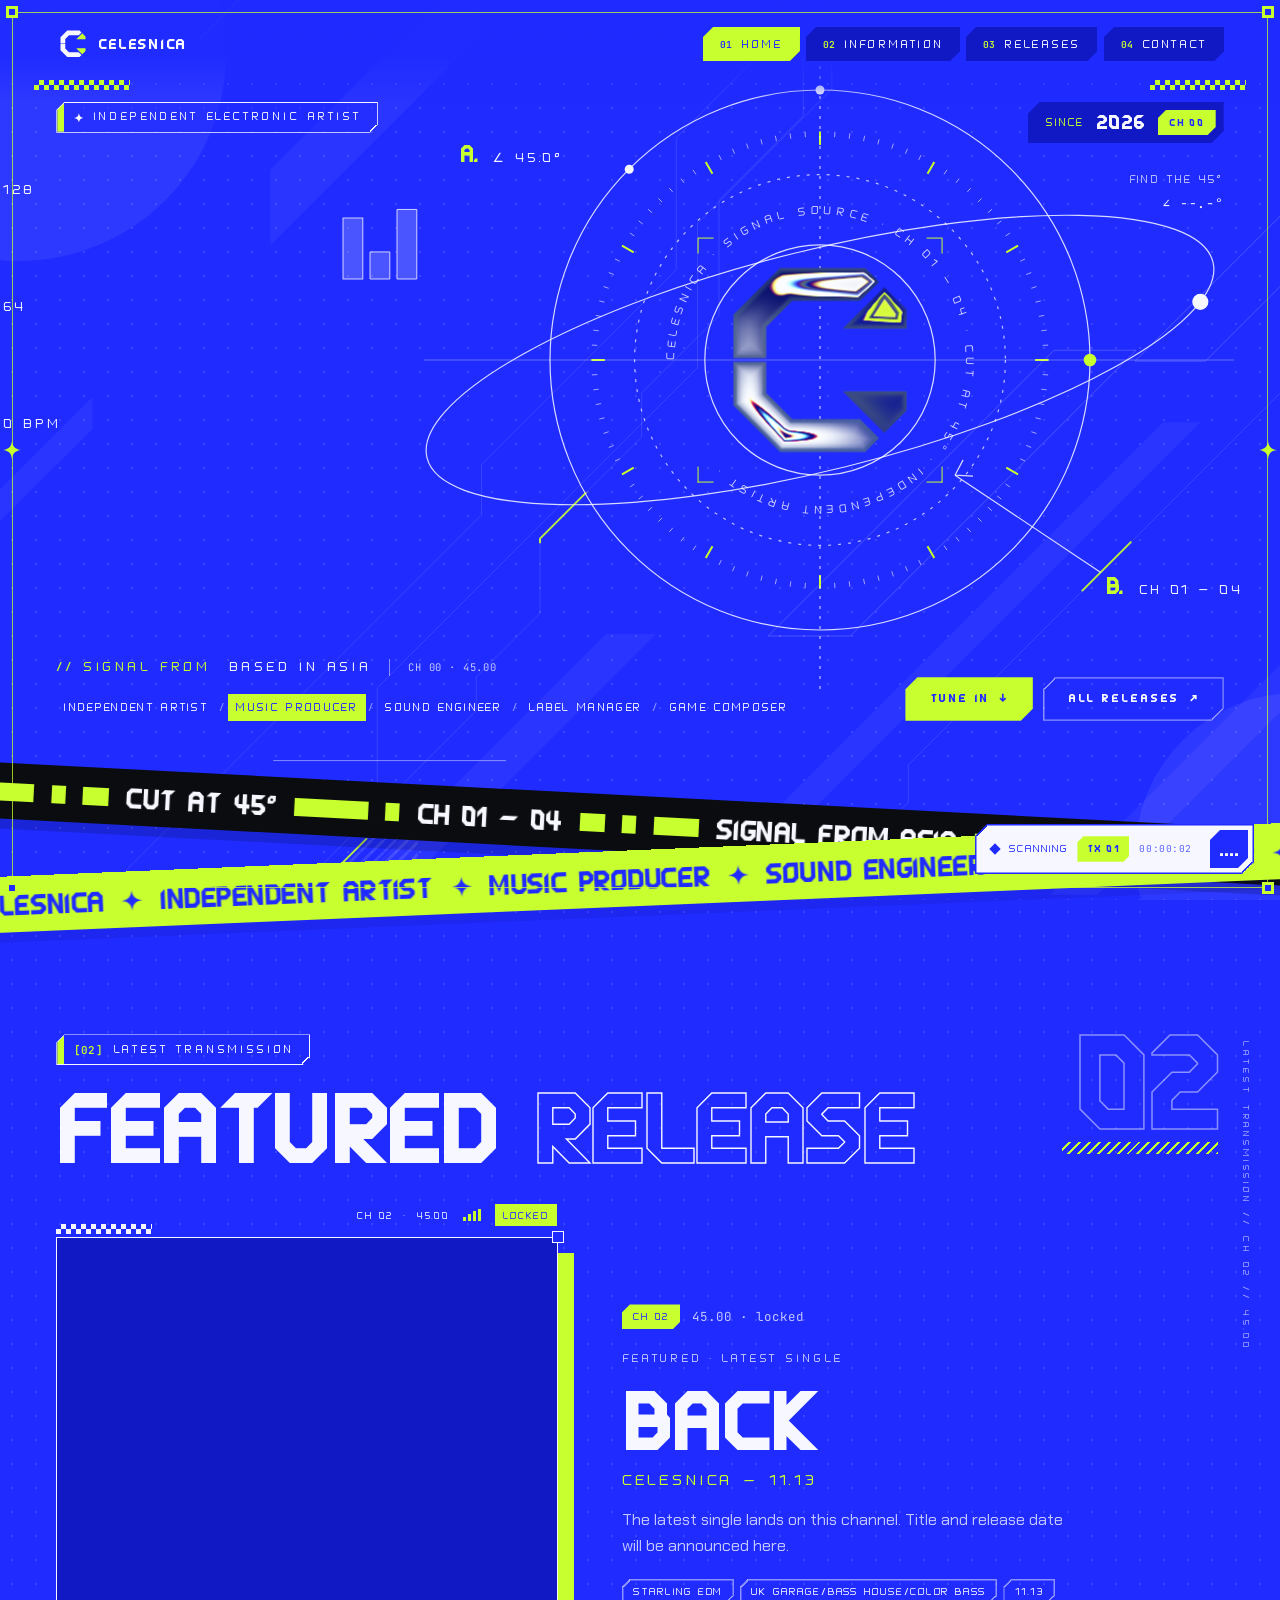
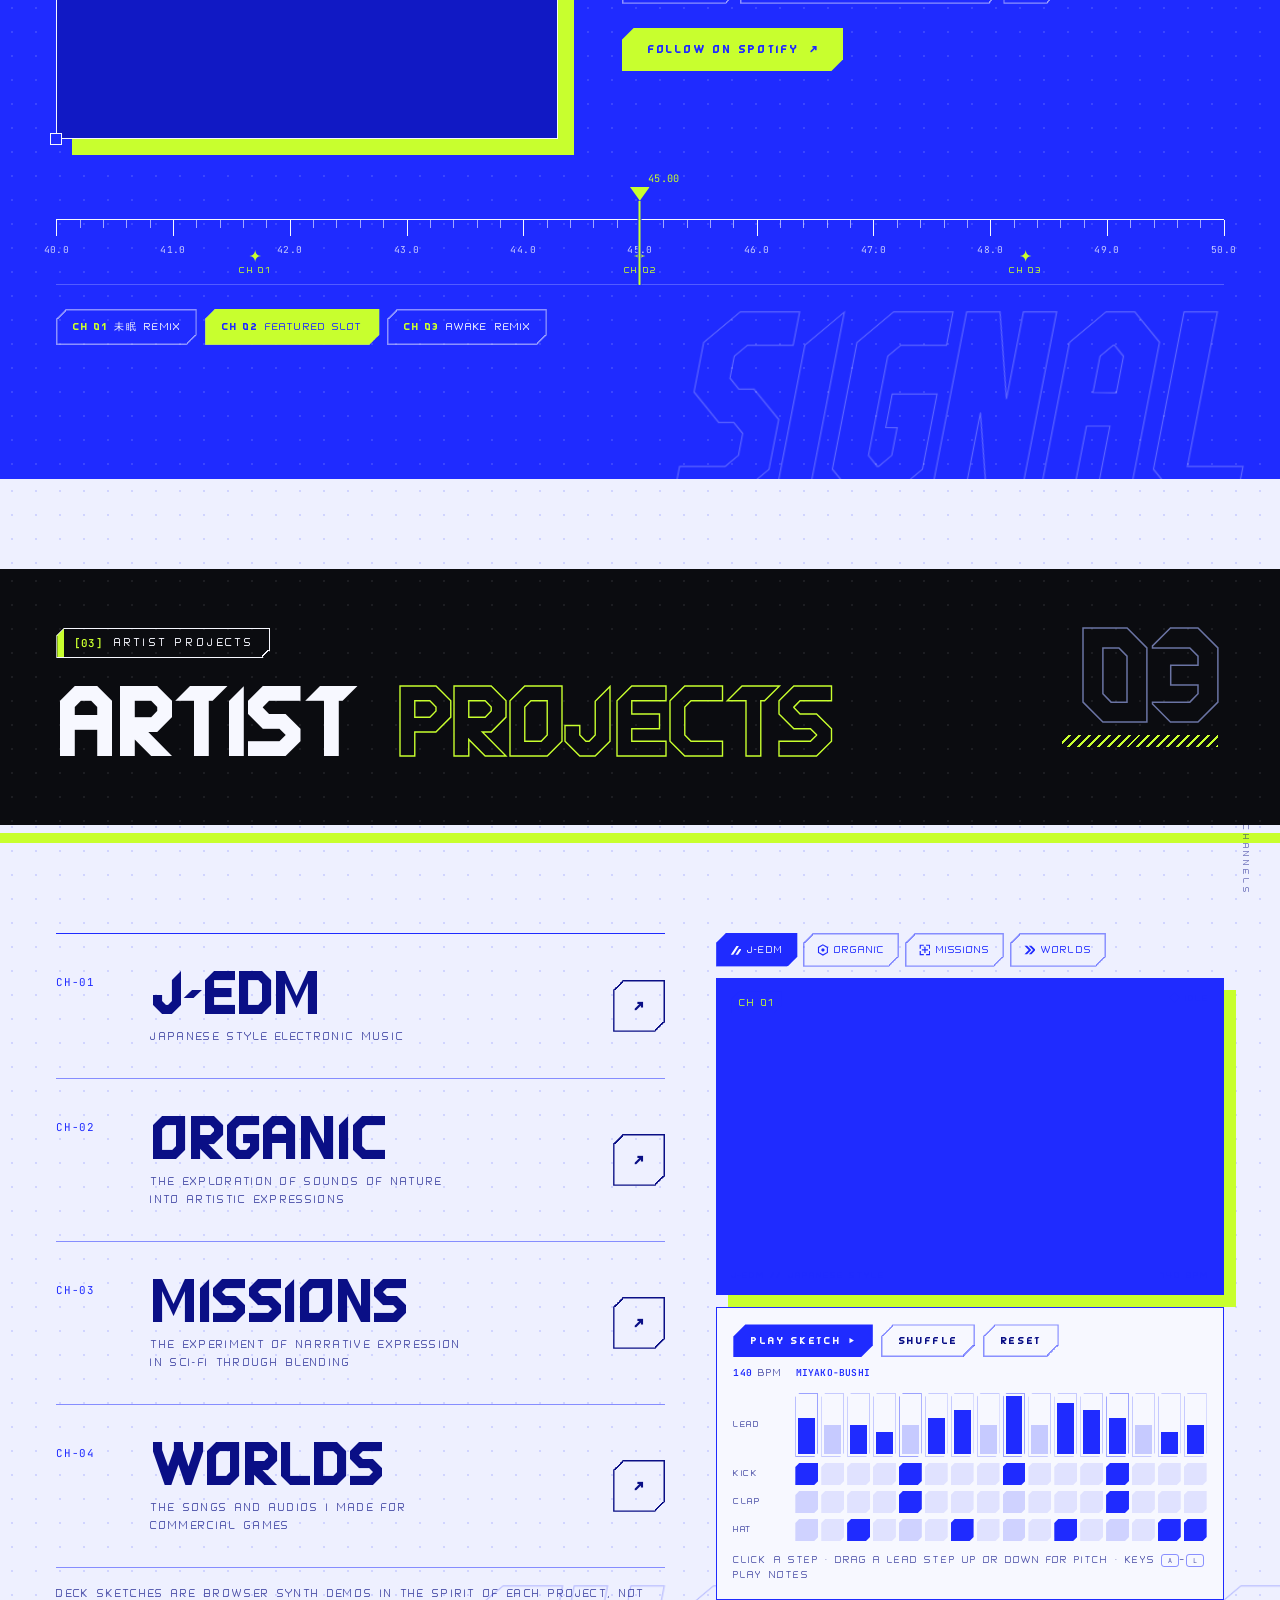
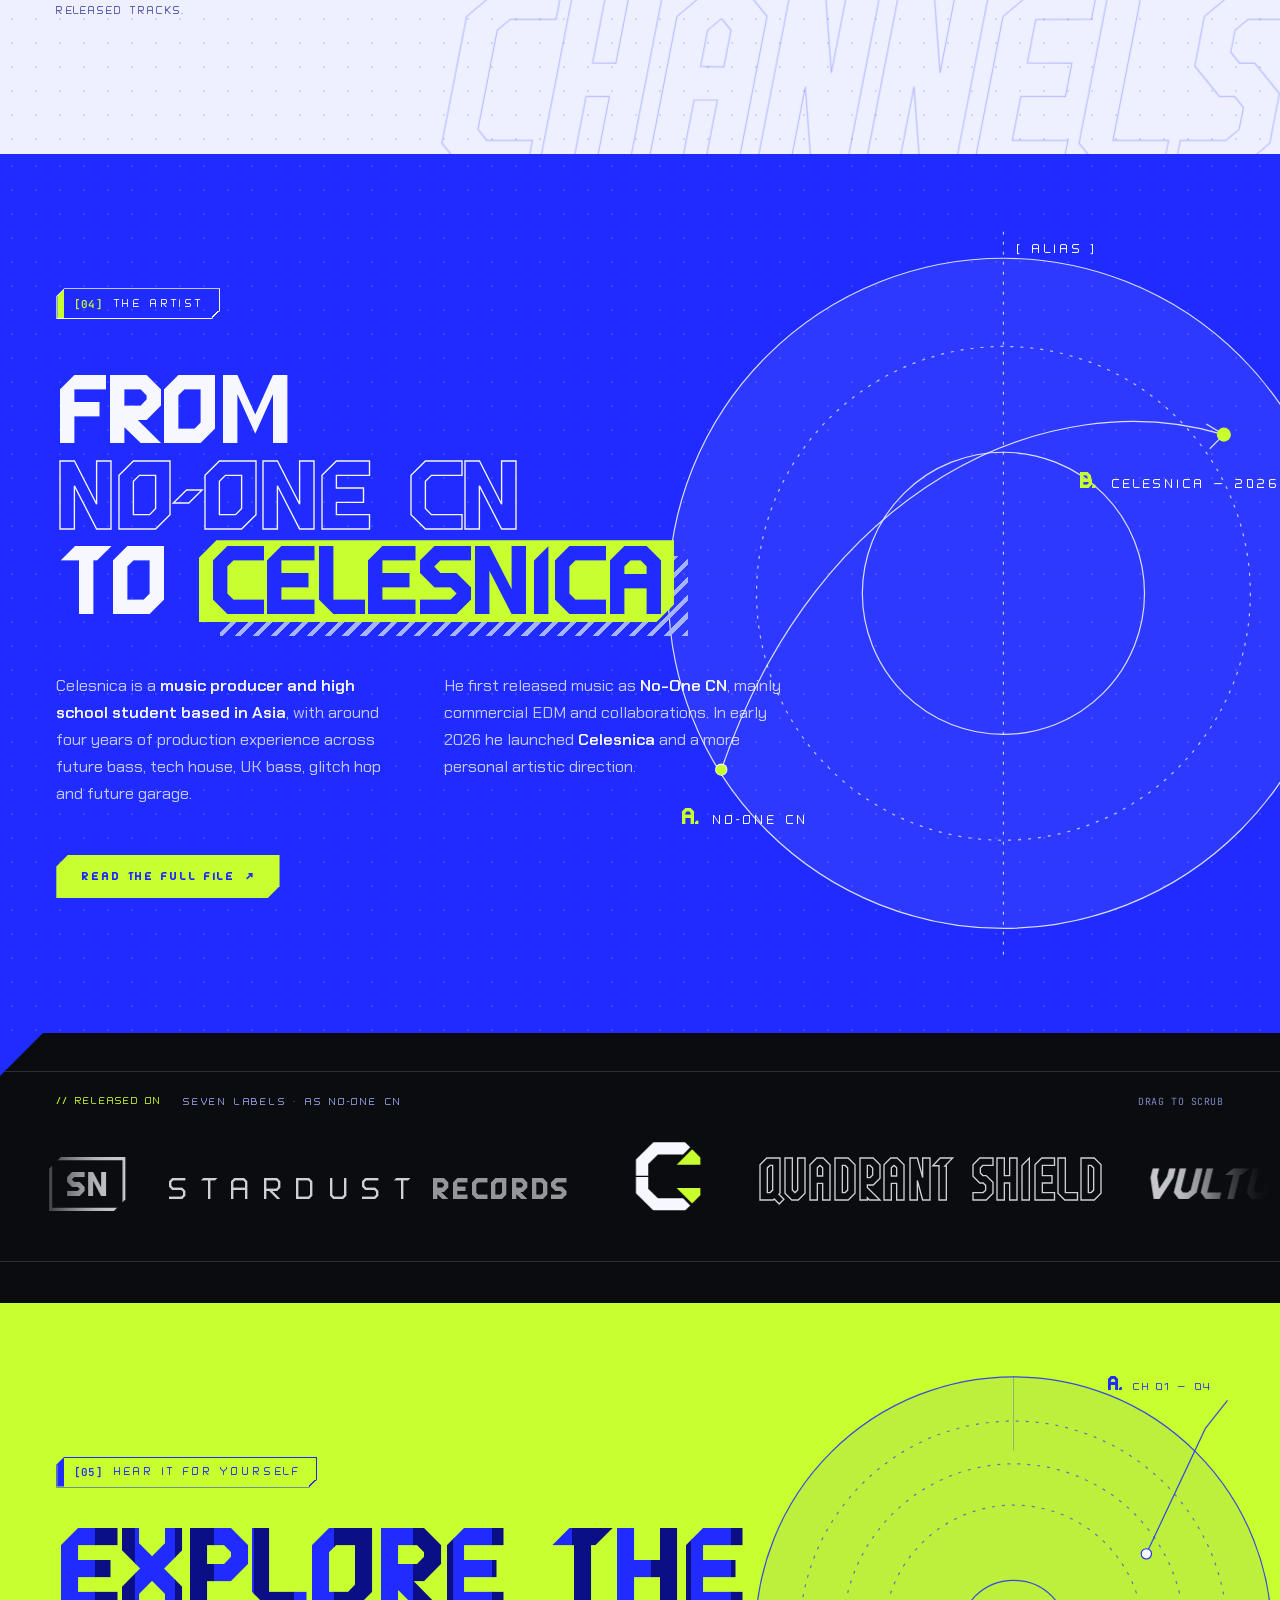
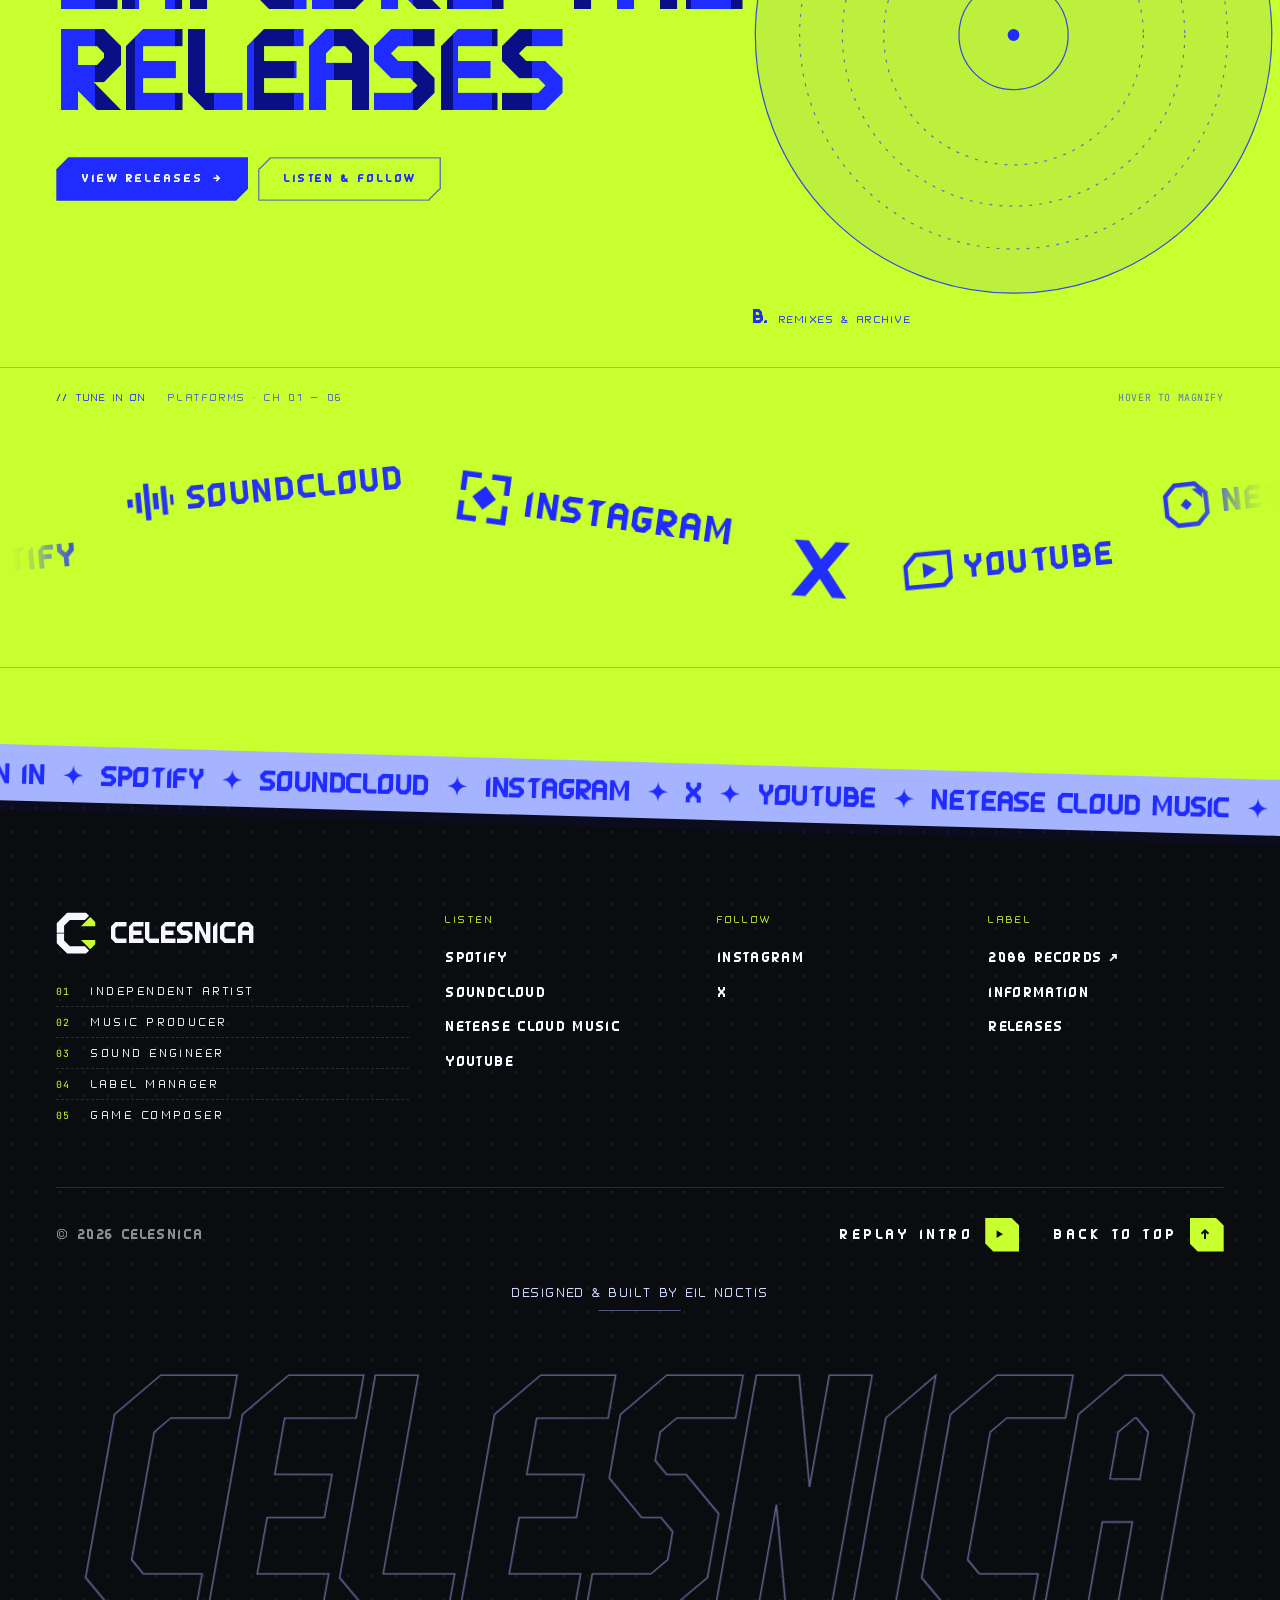
<file: index.html>
<!doctype html>
<html lang="en">
<head>
<meta charset="utf-8">
<meta name="viewport" content="width=device-width,initial-scale=1,viewport-fit=cover">
<style>
html{background:#0b0c10}
:root{color-scheme:light;padding-top:env(safe-area-inset-top,0px);padding-bottom:env(safe-area-inset-bottom,0px)}
body{margin:0}img{max-width:100%}[hidden]{display:none!important}
html.site-starting{background:#0b0c10}
html.site-starting::before{content:"";position:fixed;inset:0;z-index:201;background:#0b0c10}
</style>
<script>
document.documentElement.classList.add('site-starting');
// The app boots during DOMContentLoaded. Hand off the screen on the next paint.
document.addEventListener('DOMContentLoaded', () => {
  requestAnimationFrame(() => document.documentElement.classList.remove('site-starting'));
}, { once: true });
</script>
<title>CELESNICA</title>
<meta name="claude:viewport-fit-sides" content="cover">
<meta name="description" content="CELESNICA — independent artist, music producer, sound engineer, label manager and game composer.">
<meta name="theme-color" content="#0b0c10">
<link rel="icon" type="image/jpg" href="favicon2.jpg">
<link rel="preconnect" href="https://fonts.googleapis.com">
<link rel="preconnect" href="https://fonts.gstatic.com" crossorigin>
<link rel="stylesheet" href="https://fonts.googleapis.com/css2?family=Chakra+Petch:ital,wght@0,400;0,500;0,600;0,700;1,500&family=JetBrains+Mono:wght@400;600&display=swap">
<style>
/* CELESNICA — broadcast layout on an ultramarine field, 45° cut motion system.
   Type: CEL Black / CEL Cond / CEL Line (custom, drawn from the wordmark's 45° construction, embedded by build.py),
   Chakra Petch for text, JetBrains Mono for readouts. Surfaces alternate blue / paper / lime; black (黑场) is
   reserved for the broadcast's bookends (intro, channel change, sign-off) and for devices (screens, deck, scoreboard). */
@font-face{font-family:"CEL Black";src:url([data-uri]) format("woff");font-weight:100 900;font-style:normal;font-display:block}
@font-face{font-family:"CEL Cond";src:url([data-uri]) format("woff");font-weight:100 900;font-style:normal;font-display:block}
@font-face{font-family:"CEL Line";src:url([data-uri]) format("woff");font-weight:100 900;font-style:normal;font-display:block}
:root{
  color-scheme:light;
  --blue:#1f2bff;
  --blue-2:#3442ff;
  --blue-deep:#1119c4;
  --blue-ink:#0a0f86;
  --paper:#eef0ff;
  --white:#f7f8ff;
  --lime:#c8ff2e;
  --peri:#a6b4ff;
  --black:#0b0c10;
  --black-2:#16171d;
  --black-3:#21232c;
  --f-disp:"CEL Black","Chakra Petch","PingFang SC","Microsoft YaHei","Noto Sans SC",system-ui,sans-serif;
  --f-cond:"CEL Cond","CEL Black","PingFang SC","Microsoft YaHei","Noto Sans SC",system-ui,sans-serif;
  --f-ui:"CEL Line","Chakra Petch","PingFang SC","Microsoft YaHei","Noto Sans SC",system-ui,sans-serif;
  --f-text:"Chakra Petch","Inter","Helvetica Neue",Arial,"PingFang SC","Microsoft YaHei","Noto Sans SC",system-ui,sans-serif;
  --f-mono:"JetBrains Mono",ui-monospace,SFMono-Regular,Menlo,Consolas,"DejaVu Sans Mono",monospace;
  --f-cjk:"PingFang SC","Noto Sans SC","Noto Sans CJK SC","Microsoft YaHei","Hiragino Sans GB",sans-serif;
  --gutter:clamp(20px,4.4vw,64px);
  --maxw:1360px;
  --nav-h:64px;
  --frame:12px;
  --ease:cubic-bezier(.16,1,.3,1);
  --io:cubic-bezier(.76,0,.24,1);
  /* tone tokens (blue by default) */
  --fg:var(--white);
  --mute:rgba(247,248,255,.74);
  --line:rgba(247,248,255,.24);
  --line-2:rgba(247,248,255,.5);
  --acc:var(--lime);
  --on-acc:var(--blue);
  --pill:var(--blue-deep);
  --dot:rgba(247,248,255,.13);
  --ghost:rgba(247,248,255,.28);
}
.t-blue{--fg:var(--white);--mute:rgba(247,248,255,.76);--line:rgba(247,248,255,.24);--line-2:rgba(247,248,255,.5);--acc:var(--lime);--on-acc:var(--blue);--pill:var(--blue-deep);--dot:rgba(247,248,255,.13);--ghost:rgba(247,248,255,.28);color:var(--fg)}
.t-paper{--fg:var(--blue-ink);--mute:rgba(10,15,134,.7);--line:rgba(31,43,255,.2);--line-2:rgba(31,43,255,.5);--acc:var(--blue);--on-acc:var(--white);--pill:var(--blue);--dot:rgba(31,43,255,.14);--ghost:rgba(31,43,255,.26);color:var(--fg);background-color:var(--paper)}
.t-lime{--fg:var(--blue);--mute:rgba(31,43,255,.78);--line:rgba(31,43,255,.28);--line-2:rgba(31,43,255,.6);--acc:var(--blue);--on-acc:var(--white);--pill:var(--blue);--dot:rgba(31,43,255,.16);--ghost:rgba(31,43,255,.34);color:var(--fg);background-color:var(--lime)}
.t-deep{--fg:var(--white);--mute:rgba(247,248,255,.7);--line:rgba(247,248,255,.2);--line-2:rgba(247,248,255,.45);--acc:var(--lime);--on-acc:var(--blue);--pill:var(--blue);--dot:rgba(247,248,255,.1);--ghost:rgba(247,248,255,.13);color:var(--fg);background-color:var(--blue-deep)}
.dots{background-image:radial-gradient(var(--dot) 1px,transparent 1.4px);background-size:24px 24px}

*,*::before,*::after{box-sizing:border-box}
html{background:var(--blue);-webkit-text-size-adjust:100%;overflow-x:hidden;overflow-x:clip}
body{margin:0;background:var(--blue);color:var(--white);font-family:var(--f-text);font-size:16px;line-height:1.62;overflow-x:hidden;overflow-x:clip;-webkit-font-smoothing:antialiased;text-rendering:optimizeLegibility;font-kerning:normal}
a{color:inherit;text-decoration:none}
button,input,select{font:inherit;color:inherit}
button{background:none;border:0;padding:0;cursor:pointer}
img,canvas,svg{display:block;max-width:100%}
p,h1,h2,h3,h4,ul,ol,dl,dd,figure{margin:0;padding:0}
h1,h2,h3,h4{font-weight:400}
ul,ol{list-style:none}
b,strong{font-weight:600}
::selection{background:var(--lime);color:var(--blue)}
:focus{outline:none}
:focus-visible{outline:2px solid var(--acc);outline-offset:4px}
main:focus,main:focus-visible{outline:none}
[hidden]{display:none!important}
.sr{position:absolute!important;width:1px;height:1px;overflow:hidden;clip:rect(0 0 0 0);clip-path:inset(50%);white-space:nowrap}
.sprite{position:absolute;width:0;height:0;overflow:hidden}
html.reticle,html.reticle *{cursor:none!important}
.skip{position:fixed;left:24px;top:-80px;z-index:500;padding:.7rem 1rem;background:var(--lime);color:var(--blue);font-family:var(--f-ui);font-size:.72rem;letter-spacing:.2em;text-transform:uppercase;transition:top .25s var(--ease)}
.skip:focus{top:calc(20px + env(safe-area-inset-top,0px))}

.wrap{width:100%;max-width:calc(var(--maxw) + var(--gutter) * 2);margin-inline:auto;padding-left:max(16px,var(--gutter),env(safe-area-inset-left,0px));padding-right:max(16px,var(--gutter),env(safe-area-inset-right,0px))}

/* ---------- type roles ---------- */
.disp{font-family:var(--f-disp);font-weight:400;text-transform:uppercase;letter-spacing:-.005em;line-height:.88;text-wrap:balance}
.acc,.serif{font-family:var(--f-ui);font-style:normal;font-weight:400;text-transform:uppercase;letter-spacing:.2em;line-height:1.3;color:var(--acc)}
.mono{font-family:var(--f-ui);font-size:.66rem;letter-spacing:.22em;text-transform:uppercase;line-height:1.6}
.kick{font-family:var(--f-ui);font-size:.7rem;letter-spacing:.26em;text-transform:uppercase;color:var(--mute)}
.outline{color:transparent;-webkit-text-stroke:clamp(1.2px,.014em,2px) var(--fg)}
kbd{font-family:var(--f-mono);font-size:.72em;padding:1px 6px;border:1px solid var(--line-2);border-radius:3px;letter-spacing:0}
/* highlight block (ref: offset colour blocks behind the letters) */
.hi{position:relative;display:inline-block;color:var(--blue);padding:0 .08em;-webkit-text-stroke:0;isolation:isolate}
.hi::before{content:"";position:absolute;inset:.02em -.02em .02em;z-index:-1;background:var(--lime);clip-path:polygon(.18em 0,100% 0,100% calc(100% - .18em),calc(100% - .18em) 100%,0 100%,0 .18em)}
.hi::after{content:"";position:absolute;inset:.18em -.16em -.12em .2em;z-index:-2;background:repeating-linear-gradient(-45deg,var(--hi-2,var(--peri)) 0 .045em,transparent .045em .13em)}
.t-paper .hi,.t-lime .hi{--hi-2:var(--blue)}

/* ---------- tags, chips, buttons ---------- */
.tag{display:inline-flex;align-items:center;gap:.85em;padding:.46rem .95rem .46rem .75rem;border:1.5px solid currentColor;font-family:var(--f-ui);font-size:.68rem;letter-spacing:.26em;text-transform:uppercase;line-height:1.3}
.tag b{font-family:var(--f-mono);font-weight:600;letter-spacing:.04em;color:var(--acc)}
.t-blue .tag b,.t-deep .tag b{color:var(--lime)}
.star{width:.9em;height:.9em;fill:currentColor;flex:none}
.chip{display:inline-flex;align-items:center;gap:.6em;padding:.36rem .72rem;font-family:var(--f-ui);font-size:.6rem;letter-spacing:.2em;text-transform:uppercase;line-height:1.4;background:var(--pill);color:var(--white)}
.chip b{font-family:var(--f-disp);font-weight:400;letter-spacing:.1em;color:var(--lime)}
.chip.lime{background:var(--lime);color:var(--blue)}
.chip.lime b{color:var(--blue)}
.chip.line{background:transparent;color:var(--fg);box-shadow:inset 0 0 0 1.5px var(--line-2)}
.btn{position:relative;isolation:isolate;display:inline-flex;align-items:center;gap:.9em;padding:1rem 1.55rem .98rem;overflow:hidden;white-space:nowrap;font-family:var(--f-disp);font-size:.74rem;letter-spacing:.16em;text-transform:uppercase;line-height:1;background:var(--acc);color:var(--on-acc);transition:color .35s,transform .45s var(--ease)}
.btn::before{content:"";position:absolute;inset:0;background:var(--fg);transform:translateX(-101%) skewX(-45deg);transform-origin:left;width:160%;left:-30%;transition:transform .55s var(--io);z-index:-1}
.btn:hover::before,.btn:focus-visible::before{transform:translateX(0) skewX(-45deg)}
.t-blue .btn:hover,.t-blue .btn:focus-visible,.t-deep .btn:hover,.t-deep .btn:focus-visible{color:var(--blue)}
.t-paper .btn:hover,.t-paper .btn:focus-visible,.t-lime .btn:hover,.t-lime .btn:focus-visible{color:var(--white)}
.t-paper .btn::before,.t-lime .btn::before{background:var(--blue-ink)}
.btn.ghost{background:transparent;color:var(--fg);box-shadow:inset 0 0 0 1.5px var(--line-2)}
.btn.lime{background:var(--lime);color:var(--blue)}
.btn.sm{padding:.72rem 1.05rem .7rem;font-size:.64rem}
.btn[aria-pressed="true"]{background:var(--lime);color:var(--blue);box-shadow:none}
.btn .ar{display:inline-block;font-family:var(--f-disp);transition:transform .45s var(--ease)}
.btn:hover .ar{transform:translate(3px,-3px)}
.btn:hover .ar.dn{transform:translateY(3px)}
.btn:focus-visible{outline-color:var(--fg)}
.btn-row{display:flex;flex-wrap:wrap;gap:10px}
.ico{width:1.15em;height:1.15em;flex:none;fill:currentColor}

/* ---------- broadcast frame ---------- */
.frame{position:fixed;inset:0;z-index:61;pointer-events:none}
.fr-line{position:absolute;inset:var(--frame);border:1px solid rgba(200,255,46,.75)}
.fc{position:absolute;width:12px;height:12px;background:var(--lime);box-shadow:inset 0 0 0 3px var(--lime),inset 0 0 0 6px var(--blue)}
.fc-tl{left:calc(var(--frame) - 6px);top:calc(var(--frame) - 6px)}
.fc-tr{right:calc(var(--frame) - 6px);top:calc(var(--frame) - 6px)}
.fc-bl{left:calc(var(--frame) - 6px);bottom:calc(var(--frame) - 6px)}
.fc-br{right:calc(var(--frame) - 6px);bottom:calc(var(--frame) - 6px)}
.fk{position:absolute;width:96px;height:10px;background:conic-gradient(var(--lime) 25%,var(--blue) 0 50%,var(--lime) 0 75%,var(--blue) 0) 0 0/10px 10px}
.fk-tl{left:34px;top:calc(var(--frame) + 68px)}
.fk-tr{right:34px;top:calc(var(--frame) + 68px)}
.fs{position:absolute;top:50%;width:18px;height:18px;margin-top:-9px;fill:var(--lime);animation:twinkle 3.2s var(--ease) infinite}
.fs-l{left:calc(var(--frame) - 9px)}
.fs-r{right:calc(var(--frame) - 9px);animation-delay:-1.6s}
@keyframes twinkle{50%{transform:scale(.55) rotate(45deg)}}
html.over .fr-line{animation:frFlash .47s steps(2) infinite}
@keyframes frFlash{50%{border-color:var(--white);inset:calc(var(--frame) + 4px)}}

/* ---------- nav ---------- */
.nav{position:fixed;top:0;left:0;right:0;z-index:60;height:calc(var(--nav-h) + var(--frame) + env(safe-area-inset-top,0px));padding-top:calc(var(--frame) + env(safe-area-inset-top,0px));pointer-events:none}
.nav::before{content:"";position:absolute;inset:0 0 -26px;z-index:-1;pointer-events:none;background:linear-gradient(var(--nb,rgba(31,43,255,.94)) 55%,rgba(31,43,255,0));transition:opacity .3s}
html[data-nav-tone="paper"] .nav::before{background:linear-gradient(rgba(238,240,255,.95) 55%,rgba(238,240,255,0))}
html[data-nav-tone="lime"] .nav::before{background:linear-gradient(rgba(200,255,46,.95) 55%,rgba(200,255,46,0))}
html[data-nav-tone="deep"] .nav::before{background:linear-gradient(rgba(17,25,196,.95) 55%,rgba(17,25,196,0))}
.nav-in{height:var(--nav-h);display:flex;align-items:center;justify-content:space-between;gap:20px}
.nav-in>*{pointer-events:auto}
.logo{display:flex;align-items:center;gap:12px;font-family:var(--f-disp);font-size:.92rem;letter-spacing:.12em;color:var(--white);padding:6px 4px;transition:color .3s}
.cmark{width:26px;flex:none}
.cmark svg{width:100%;height:auto;overflow:visible;transition:transform .5s var(--ease)}
.cm-b{fill:currentColor}
.cm-t{fill:var(--lime);transition:fill .3s}
.logo:hover svg{transform:skewX(-14deg) translateX(2px)}
html[data-nav-tone="paper"] .logo,html[data-nav-tone="lime"] .logo{color:var(--blue)}
html[data-nav-tone="paper"] .logo .cm-t{fill:var(--blue-2)}
html[data-nav-tone="lime"] .logo .cm-t{fill:var(--white)}
.pills{display:flex;gap:6px;--jr-chip:var(--blue-deep);--jr-text:var(--white);--jr-on:var(--lime);--jr-on-text:var(--blue);--jr-idx:var(--lime)}
.pills .jr-opt{display:inline-flex;align-items:center;gap:.75em;padding:.66rem 1.05rem .64rem;background:var(--jr-chip);color:var(--jr-text);font-family:var(--f-ui);font-size:.7rem;letter-spacing:.2em;text-transform:uppercase;line-height:1.2;transition:background .3s,color .3s}
.pills .jr-opt i{font-style:normal;font-family:var(--f-mono);font-weight:600;font-size:.6rem;letter-spacing:.02em;color:var(--jr-idx)}
html[data-nav-tone="paper"] .pills,html[data-nav-tone="lime"] .pills{--jr-chip:var(--blue)}
html[data-nav-tone="lime"] .pills{--jr-on:var(--white)}
.jr-ink .jr-opt i{color:var(--jr-on-text)}
.menu-btn{display:none;align-items:center;gap:12px;padding:.62rem 1rem;background:var(--blue-deep);color:var(--white);font-family:var(--f-ui);font-size:.7rem;letter-spacing:.2em;text-transform:uppercase}
.menu-btn .bars{display:grid;gap:5px;width:20px}
.menu-btn .bars i{display:block;height:1.5px;background:currentColor;transition:transform .4s var(--io)}
.menu-btn[aria-expanded="true"] .bars i:first-child{transform:translateY(3.25px) rotate(45deg)}
.menu-btn[aria-expanded="true"] .bars i:last-child{transform:translateY(-3.25px) rotate(-45deg)}
.mnav{position:fixed;inset:0;z-index:55;background:var(--blue);display:flex;flex-direction:column;justify-content:center;gap:12px;overflow:hidden;padding:calc(var(--nav-h) + 40px + env(safe-area-inset-top,0px)) max(24px,env(safe-area-inset-right,0px)) calc(60px + env(safe-area-inset-bottom,0px)) max(24px,env(safe-area-inset-left,0px));animation:mnavIn .6s var(--io) both}
.mnav a{position:relative;z-index:1;display:flex;align-items:baseline;gap:14px;font-family:var(--f-disp);font-size:clamp(2.4rem,11vw,4.4rem);line-height:1;text-transform:uppercase;color:var(--white);animation:mnavLink .7s var(--ease) both;animation-delay:calc(var(--i,0) * 70ms + 140ms)}
.mnav a i{font-style:normal;font-family:var(--f-mono);font-size:.8rem;color:var(--lime);letter-spacing:.06em}
.mnav a[aria-current="page"]{color:var(--lime)}
.mnav-core{position:absolute;left:var(--mcx,50%);top:var(--mcy,72%);width:var(--mcs,min(70vw,40vh));margin-top:calc(var(--mcs,0px) / -2);aspect-ratio:1;transform:translateX(-50%);pointer-events:none;animation:mnavCore .9s var(--ease) .25s both}
.mnav-core .dg .tring-t{font-size:13px}
.mnav-c{position:absolute;left:50%;top:50%;width:40%;aspect-ratio:1;transform:translate(-50%,-50%)}
.mnav-c.nogl .metal-fb{opacity:1}.mnav-c.nogl .metal{display:none}
@keyframes mnavCore{from{opacity:0;transform:translateX(-50%) scale(.86) rotate(-12deg)}}
.mnav-ghost{position:absolute;left:-4vw;bottom:4vh;font-family:var(--f-cond);font-size:34vw;line-height:.8;white-space:nowrap;text-transform:uppercase;color:transparent;-webkit-text-stroke:1px rgba(247,248,255,.2);transform:skewX(-10deg);pointer-events:none}
@keyframes mnavIn{from{clip-path:polygon(0 0,0 0,0 100%,0 100%)}to{clip-path:polygon(0 0,100% 0,100% 100%,0 100%)}}
@keyframes mnavLink{from{transform:translateX(-30px) skewX(-16deg);opacity:0}}

/* ---------- player pill ---------- */
.player{position:fixed;right:calc(var(--frame) + 14px + env(safe-area-inset-right,0px));bottom:calc(var(--frame) + 14px + env(safe-area-inset-bottom,0px));z-index:58;display:flex;align-items:center;gap:10px;padding:6px 6px 6px 16px;background:var(--white);color:var(--blue);box-shadow:inset 0 0 0 1.5px var(--blue),0 10px 30px rgba(10,15,134,.18);font-family:var(--f-ui);font-size:.6rem;letter-spacing:.2em;text-transform:uppercase;transition:transform .55s var(--io),opacity .4s}
html.pl-hide .player{transform:translateY(calc(100% + 40px));opacity:0}
.pl-dot{width:8px;height:8px;background:var(--blue);animation:pulse 1.6s ease-in-out infinite}
html.snd-on .pl-dot{background:#19c25a}
@keyframes pulse{50%{opacity:.25}}
.pl-st{white-space:nowrap;min-width:9.5ch}
.pl-ch{padding:.32rem .6rem .3rem;background:var(--lime);color:var(--blue);font-family:var(--f-disp);letter-spacing:.12em;white-space:nowrap}
.pl-btn{display:grid;place-items:center;width:38px;height:38px;background:var(--blue);color:var(--white);transition:background .3s,transform .4s var(--ease)}
.pl-btn[aria-pressed="true"]{background:var(--lime);color:var(--blue)}
.eq{display:flex;align-items:flex-end;gap:2px;height:14px}
.eq i{display:block;width:3px;height:14px;background:currentColor;transform-origin:bottom;transform:scaleY(.2)}
.pl-btn[aria-pressed="true"] .eq i{animation:eq .9s ease-in-out infinite alternate}
.pl-btn[aria-pressed="true"] .eq i:nth-child(2){animation-duration:.7s}
.pl-btn[aria-pressed="true"] .eq i:nth-child(3){animation-duration:1.1s}
.pl-btn[aria-pressed="true"] .eq i:nth-child(4){animation-duration:.55s}
@keyframes eq{from{transform:scaleY(.2)}to{transform:scaleY(1)}}
.pl-tc{font-family:var(--f-mono);letter-spacing:.06em;font-variant-numeric:tabular-nums;white-space:nowrap;opacity:.7;padding-right:8px}

/* ---------- reticle cursor ---------- */
#cur{position:fixed;left:0;top:0;z-index:600;pointer-events:none;width:var(--w,24px);height:var(--h,24px);transform:translate3d(var(--x,-200px),var(--y,-200px),0);display:none;mix-blend-mode:difference}
html.reticle #cur{display:block}
#cur i{position:absolute;width:8px;height:8px;border:1.5px solid #fff}
#cur i:nth-child(1){left:0;top:0;border-right:0;border-bottom:0}
#cur i:nth-child(2){right:0;top:0;border-left:0;border-bottom:0}
#cur i:nth-child(3){left:0;bottom:0;border-right:0;border-top:0}
#cur i:nth-child(4){right:0;bottom:0;border-left:0;border-top:0}
#cur .cur-l{position:absolute;left:0;top:-18px;font-family:var(--f-ui);font-size:.55rem;letter-spacing:.22em;color:#fff;white-space:nowrap;text-transform:uppercase}
#cur.down i{border-width:2.5px}
#curDot{position:fixed;left:0;top:0;z-index:601;width:4px;height:4px;margin:-2px 0 0 -2px;background:#fff;mix-blend-mode:difference;pointer-events:none;transform:translate3d(var(--x,-200px),var(--y,-200px),0);display:none}
html.reticle #curDot{display:block}

/* ---------- field + views ---------- */
#field{position:fixed;inset:0;width:100%;height:100%;z-index:0;pointer-events:none}
main,.foot{position:relative;z-index:2}
.view{position:relative}
.sec{position:relative;padding-block:clamp(96px,10.5vw,156px);overflow:hidden;overflow:clip}
.sec>.wrap{position:relative;z-index:1}
.sec-head{position:relative;display:grid;gap:20px;justify-items:start;margin-bottom:clamp(44px,5vw,72px)}
.sec-head h2{font-size:clamp(2.9rem,7.8vw,7.6rem)}
.sec-head>*{position:relative;z-index:1}
.sec-note{color:var(--mute);max-width:54ch;font-size:1.02rem}
.lede{font-size:clamp(1.08rem,1.5vw,1.32rem);font-weight:500;line-height:1.5;max-width:44ch}
.body-t{color:var(--mute);max-width:62ch;display:grid;gap:1em;font-size:1.04rem}
.body-t b{color:var(--fg)}

/* giant index numeral + hatch slab (poster layer) */
.sec-head[data-idx]::after{content:attr(data-idx);position:absolute;right:0;top:-.04em;z-index:0;font-family:var(--f-disp);font-size:clamp(4.4rem,10.5vw,10.4rem);line-height:.8;color:transparent;-webkit-text-stroke:1.5px var(--line-2);pointer-events:none}
.sec-head[data-idx]::before{content:"";position:absolute;right:.04em;top:.8em;z-index:0;font-size:clamp(4.4rem,10.5vw,10.4rem);width:1.16em;height:.09em;background:repeating-linear-gradient(-45deg,var(--acc) 0 2px,transparent 2px 7px);pointer-events:none}
/* ghost words: huge condensed outline type drifting behind sections */
.gw{position:absolute;right:-2vw;top:clamp(36px,5vw,84px);z-index:0;margin:0;font-family:var(--f-cond);font-size:clamp(7rem,21vw,23rem);line-height:.78;letter-spacing:.01em;text-transform:uppercase;white-space:nowrap;color:transparent;-webkit-text-stroke:1.2px var(--ghost);pointer-events:none;user-select:none;-webkit-user-select:none;transform:translate3d(var(--gx,0px),0,0) skewX(-11deg)}
.gw.gw-b{top:auto;bottom:-.12em;right:-1vw}
/* vertical side labels */
.sec[data-side]::after,.rsec[data-side]::after{content:attr(data-side);position:absolute;right:calc(var(--frame) + 15px);top:clamp(100px,11vw,160px);z-index:1;writing-mode:vertical-rl;font-family:var(--f-ui);font-size:.56rem;letter-spacing:.44em;text-transform:uppercase;color:var(--mute);opacity:.8;pointer-events:none;white-space:nowrap}

/* sweep: content visible at rest; a lime slab crosses once when it enters */
[data-sweep]{position:relative}
[data-sweep].sw::after{content:"";position:absolute;inset:0;z-index:6;pointer-events:none;background:var(--lime);clip-path:polygon(0 0,0 0,0 100%,0 100%);animation:sweep .95s var(--io) both}
@keyframes sweep{0%{clip-path:polygon(0 0,0 0,0 100%,0 100%)}45%{clip-path:polygon(0 0,100% 0,100% 100%,0 100%)}100%{clip-path:polygon(100% 0,100% 0,100% 100%,100% 100%)}}

/* ---------- 45° split titles: solid on one side of the blade, outline on the other ---------- */
.st{position:relative;display:block;--ta:60%;--tb:40%}
.st-a{display:block;clip-path:polygon(0 0,var(--ta) 0,var(--tb) 100%,0 100%)}
.st-b,.st-c{position:absolute;inset:0;display:block;pointer-events:none}
.st-b{color:transparent;-webkit-text-stroke:clamp(1.2px,.012em,2px) var(--fg);clip-path:polygon(var(--ta) 0,100% 0,100% 100%,var(--tb) 100%)}
.st-c{color:var(--lime);clip-path:polygon(var(--ta) 0,calc(var(--ta) + 14px) 0,calc(var(--tb) + 14px) 100%,var(--tb) 100%)}
.t-paper .st-c{color:var(--blue)}
html:not(.js) .st-a{clip-path:none}

/* ---------- slice-wave numerals (strips shift like a sliced poster) ---------- */
.slice{position:relative}
.slice .sl-base{visibility:hidden}
.slice .sl{position:absolute;left:0;top:0;width:100%;height:100%;pointer-events:none;will-change:transform}
.num-v.slice .sl.ev{color:var(--blue);-webkit-text-stroke:0}
.cta h2.slice .sl.ev{color:var(--blue-ink)}

/* ---------- tapes ---------- */
.tapes{position:relative;height:0;z-index:20;pointer-events:none}
.tape{position:absolute;left:-6%;width:112%;overflow:hidden;padding:.52em 0 .48em;font-family:var(--f-disp);font-size:clamp(1.15rem,2.2vw,2.1rem);line-height:1;text-transform:uppercase;letter-spacing:.02em;color:var(--blue);white-space:nowrap;box-shadow:0 10px 0 rgba(10,15,134,.12)}
.tape-lime{background:var(--lime)}
.tape-peri{background:var(--peri)}
.tape-white{background:var(--white)}
.tape-track{display:flex;width:max-content;will-change:transform}
.tape-group{display:flex;align-items:center;gap:.62em;padding-right:.62em}
.tape-group span{white-space:nowrap}
.tape .star{width:.72em;height:.72em}
.blk{display:inline-block;height:.62em;background:var(--blue-deep)}
.blk.w1{width:.5em}.blk.w2{width:.9em}.blk.w3{width:1.6em}.blk.w4{width:2.6em}
.tapes-hero .tape-black{top:-104px;transform:rotate(3deg)}
.tapes-hero .tape-lime{top:-50px;transform:rotate(-2.4deg)}
.tapes-foot .tape{top:-34px;transform:rotate(1.6deg)}
.tapes-foot .tape-lime{top:-30px;transform:rotate(-1.4deg)}

/* ---------- diagram line art (shared) ---------- */
.dg{position:absolute;inset:0;width:100%;height:100%;overflow:visible;pointer-events:none}
.dg .l{fill:none;stroke:rgba(247,248,255,.86);stroke-width:1.2;vector-effect:non-scaling-stroke}
.dg .d{fill:none;stroke:rgba(247,248,255,.72);stroke-width:1.2;stroke-dasharray:3 7;vector-effect:non-scaling-stroke}
.dg .th{fill:none;stroke:rgba(247,248,255,.32);stroke-width:1;vector-effect:non-scaling-stroke}
.dg .f{fill:rgba(247,248,255,.07)}
.dg .dot{fill:var(--white)}
.dg .ldot{fill:var(--lime)}
.dg text{fill:var(--white)}
.dg .tm{font-family:var(--f-ui);font-size:14px;letter-spacing:.24em}
.dg .ts{font-family:var(--f-disp);font-size:26px;fill:var(--lime)}
.dg text.tbig{font-family:var(--f-cond);font-size:300px;fill:none;stroke:rgba(247,248,255,.62);stroke-width:1.2;vector-effect:non-scaling-stroke}
.dg .tick{stroke:rgba(247,248,255,.6);stroke-width:1;vector-effect:non-scaling-stroke}
.dg .tick.m{stroke:var(--lime);stroke-width:2}
.dg .tring-t{font-size:12.5px;letter-spacing:.42em;fill:rgba(247,248,255,.82)}
.dg .tring{transform-box:view-box;animation:spin 70s linear infinite}
.dg .bar{fill:rgba(247,248,255,.2);stroke:rgba(247,248,255,.8);stroke-width:1;vector-effect:non-scaling-stroke;transform-box:fill-box;transform-origin:bottom}
.dg .spin{transform-box:fill-box;transform-origin:center;animation:spin 60s linear infinite}
.dg .spin.rev{animation-direction:reverse;animation-duration:90s}
.dg .blade{fill:none;stroke:var(--lime);stroke-width:2.5;vector-effect:non-scaling-stroke;stroke-dasharray:1;stroke-dashoffset:1;opacity:0}
.dg .blade.on{animation:blade 1.2s var(--io) both}
@keyframes blade{0%{stroke-dashoffset:1;opacity:1}40%{stroke-dashoffset:0;opacity:1}100%{stroke-dashoffset:-1;opacity:1}}
.dg .draw{stroke-dasharray:1;stroke-dashoffset:1}
.drawn .dg .draw,.dg.drawn .draw{animation:draw 1.8s var(--io) forwards}
@keyframes draw{98%{stroke-dasharray:1;stroke-dashoffset:0}100%{stroke-dasharray:none;stroke-dashoffset:0}}
html:not(.js) .dg .draw{stroke-dashoffset:0}
@keyframes spin{to{transform:rotate(360deg)}}
.dg .lockring{transition:stroke .3s}
.hero.locked .dg .lockring{stroke:var(--lime);stroke-width:2.5}
.dg.ink .l{stroke:rgba(31,43,255,.85)}.dg.ink .d{stroke:rgba(31,43,255,.6)}.dg.ink .th{stroke:rgba(31,43,255,.3)}.dg.ink .f{fill:rgba(31,43,255,.07)}
.dg.ink text,.dg.ink .dot{fill:var(--blue)}.dg.ink .ldot{fill:var(--white);stroke:var(--blue);stroke-width:1.5}
.dg.ink .ts{fill:var(--blue)}

/* ---------- HOME / hero ---------- */
.hero{position:relative;min-height:min(100svh,1000px);display:flex;flex-direction:column;overflow:hidden}
.hero .dg{z-index:0}
#scope{position:absolute;inset:0;width:100%;height:100%;z-index:1;pointer-events:none}
.hero-x{position:absolute;inset:0;z-index:1;pointer-events:none;opacity:0;transition:opacity .4s}
.hero:hover .hero-x{opacity:1}
.hx-v,.hx-h{position:absolute;background:rgba(247,248,255,.35)}
.hx-v{top:0;bottom:0;width:1px;left:var(--hx,50%)}
.hx-h{left:0;right:0;height:1px;top:var(--hy,50%)}
/* metallic C at the core of the diagram */
.hero-c{position:absolute;left:var(--hcx,62%);top:var(--hcy,40%);z-index:2;width:var(--hcs,220px);aspect-ratio:1;transform:translate(-50%,-50%);cursor:pointer}
.metal{position:absolute;inset:-10%;width:120%;height:120%;max-width:none;display:block}
.metal-fb{position:absolute;inset:12%;width:76%;height:76%;color:var(--white);opacity:0;transition:opacity .4s}
.hero-c.nogl .metal-fb,.info-c.nogl .metal-fb{opacity:1}
.hero-c.nogl .metal,.info-c.nogl .metal{display:none}
.hc-k{position:absolute;width:16px;height:16px;border:1.5px solid var(--lime);transition:transform .5s var(--ease)}
.hc-k.a{left:-6%;top:-6%;border-right:0;border-bottom:0}
.hc-k.b{right:-6%;top:-6%;border-left:0;border-bottom:0}
.hc-k.c{left:-6%;bottom:-6%;border-right:0;border-top:0}
.hc-k.d{right:-6%;bottom:-6%;border-left:0;border-top:0}
.hero-c:hover .hc-k.a{transform:translate(-6px,-6px)}.hero-c:hover .hc-k.b{transform:translate(6px,-6px)}.hero-c:hover .hc-k.c{transform:translate(-6px,6px)}.hero-c:hover .hc-k.d{transform:translate(6px,6px)}
.hc-l{position:absolute;left:-24%;bottom:-36%;white-space:nowrap;font-family:var(--f-ui);font-size:.56rem;letter-spacing:.32em;text-transform:uppercase;color:var(--lime)}
.hero-in{position:relative;z-index:3;flex:1;display:grid;grid-template-rows:auto 1fr auto;gap:24px;padding-top:calc(var(--nav-h) + var(--frame) + env(safe-area-inset-top,0px) + 26px);padding-bottom:clamp(150px,14vw,190px);pointer-events:none}
.hero-in>*>*{pointer-events:auto}
.hero-top{display:flex;justify-content:space-between;align-items:flex-start;gap:18px}
.hero-top .tag{background-color:rgba(31,43,255,.5)}
.est{display:flex;align-items:center;gap:12px;padding:8px 8px 8px 18px;background:var(--blue-deep);font-family:var(--f-ui);font-size:.66rem;letter-spacing:.24em;text-transform:uppercase}
.est .acc{font-size:1em}
.est b{font-family:var(--f-disp);font-weight:400;font-size:1.25rem;letter-spacing:.06em;line-height:1}
.est .chip{background:var(--lime);color:var(--blue);font-family:var(--f-disp);letter-spacing:.14em}
.angle{position:absolute;right:max(16px,var(--gutter));top:calc(var(--nav-h) + var(--frame) + 96px);z-index:3;display:grid;gap:4px;justify-items:end;color:var(--mute);text-align:right}
.angle b{font-family:var(--f-mono);font-weight:400;font-size:.82rem;letter-spacing:.06em;font-variant-numeric:tabular-nums;color:var(--white)}
.hero.locked .angle b{color:var(--lime)}
.hero-bot{display:grid;grid-template-columns:minmax(0,1fr) auto;align-items:end;gap:24px 40px}
.hero-titles{display:grid;gap:16px;min-width:0;max-width:min(980px,100%)}
.wm-fallback{display:block;font-family:var(--f-disp);font-size:clamp(3rem,10vw,9rem);line-height:.9}
html.js .wm-fallback{position:absolute!important;width:1px;height:1px;overflow:hidden;clip-path:inset(50%);white-space:nowrap}
#wm{width:100%;height:auto;touch-action:pan-y;margin-left:-.6%}
.tagline{display:flex;flex-wrap:wrap;align-items:center;gap:8px 18px;font-family:var(--f-ui);font-size:clamp(.76rem,1vw,.9rem);letter-spacing:.28em;text-transform:uppercase}
.tagline .acc{font-size:1em;letter-spacing:.28em}
.tl-k{font-family:var(--f-mono);font-size:.82em;letter-spacing:.08em;color:var(--mute);padding-left:18px;border-left:1px solid var(--line-2)}
.roles{display:flex;flex-wrap:wrap;gap:4px 2px;font-family:var(--f-ui);font-size:.66rem;letter-spacing:.22em;text-transform:uppercase}
.roles span{padding:.3rem .5rem .28rem;transition:background .35s,color .35s}
.roles span.on{background:var(--lime);color:var(--blue)}
.roles i{font-style:normal;opacity:.5;padding:.3rem 0}
.hero-act{display:flex;flex-wrap:wrap;gap:10px;justify-content:flex-end}

/* ---------- FEATURED / tuner ---------- */
.tuner{display:grid;grid-template-columns:minmax(0,5fr) minmax(0,6fr);gap:clamp(28px,5vw,80px);align-items:center}
.screen{position:relative;aspect-ratio:1;max-width:100%;border:1.5px solid var(--white);box-shadow:16px 16px 0 var(--lime);background:var(--blue-deep)}
.screen canvas{position:absolute;inset:0;width:100%;height:100%;image-rendering:auto}
.screen::before{content:"";position:absolute;left:-1.5px;top:-14px;width:96px;height:10px;background:conic-gradient(var(--white) 25%,transparent 0 50%,var(--white) 0 75%,transparent 0) 0 0/10px 10px}
.sc-k{position:absolute;width:12px;height:12px;border:1.5px solid var(--white);background:var(--blue)}
.sc-k.a{left:-7px;bottom:-7px}.sc-k.b{right:-7px;top:-7px}
.sc-ov{position:absolute;left:110px;right:0;top:-34px;z-index:2;display:flex;justify-content:flex-end;align-items:center;gap:14px;pointer-events:none;font-family:var(--f-ui);font-size:.58rem;letter-spacing:.22em;text-transform:uppercase;color:var(--white)}
.sc-row{display:flex;align-items:center;gap:10px;white-space:nowrap}
.sig{display:flex;align-items:flex-end;gap:2px;height:12px}
.sig i{width:3px;background:rgba(247,248,255,.3)}
.sig i:nth-child(1){height:4px}.sig i:nth-child(2){height:7px}.sig i:nth-child(3){height:10px}.sig i:nth-child(4){height:12px}
.sig i.on{background:var(--lime)}
.sc-st{padding:.24rem .5rem .2rem;background:var(--white);color:var(--blue)}
.screen.locked .sc-st{background:var(--lime)}
.tinfo{display:grid;gap:20px;align-content:start;min-width:0}
.tinfo-top{display:flex;align-items:center;gap:12px;flex-wrap:wrap}
.freq{font-family:var(--f-mono);font-size:.78rem;letter-spacing:.08em;font-variant-numeric:tabular-nums;color:var(--mute)}
.t-title{font-size:clamp(2.9rem,6.6vw,6.2rem);overflow-wrap:anywhere;margin-block:16px 12px}
.t-title.cjk{font-family:var(--f-cjk);font-weight:900;letter-spacing:.02em}
.t-artist{font-size:clamp(.82rem,1.15vw,1rem);letter-spacing:.26em}
.t-note{color:var(--mute);max-width:46ch;margin-block:18px 20px}
.t-tags{display:flex;flex-wrap:wrap;gap:6px;margin-bottom:24px}
.t-change{transition:opacity .25s}
.t-change.swap{opacity:0}
.dial{position:relative;margin-top:clamp(40px,5vw,64px);padding-top:16px;touch-action:none;user-select:none;-webkit-user-select:none}
.dial-scale{position:relative;height:66px;border-top:1.5px solid var(--white);border-bottom:1px solid var(--line)}
.dial-scale i{position:absolute;top:0;width:1px;height:8px;background:rgba(247,248,255,.6)}
.dial-scale i.m{height:16px;background:var(--white)}
.dial-scale span{position:absolute;top:22px;transform:translateX(-50%);font-family:var(--f-mono);font-size:.6rem;letter-spacing:.04em;color:var(--mute)}
.dial-ch{position:absolute;bottom:6px;transform:translateX(-50%);display:grid;justify-items:center;gap:2px;font-family:var(--f-ui);font-size:.54rem;letter-spacing:.2em;color:var(--lime)}
.dial-ch svg{width:12px;height:12px;fill:var(--lime)}
.needle{position:absolute;top:-2px;bottom:0;left:0;width:44px;margin-left:-22px;transform:translateX(var(--nx,0px));cursor:grab;outline:none}
.needle::before{content:"";position:absolute;left:21px;top:0;bottom:0;width:2px;background:var(--lime);box-shadow:0 0 0 1px var(--blue)}
.needle::after{content:"";position:absolute;left:12px;top:-14px;width:20px;height:14px;background:var(--lime);clip-path:polygon(0 0,100% 0,50% 100%)}
.needle:active{cursor:grabbing}
.needle:focus-visible::after{background:var(--white)}
.needle-r{position:absolute;left:30px;top:-30px;white-space:nowrap;font-family:var(--f-mono);font-size:.64rem;letter-spacing:.04em;color:var(--lime);font-variant-numeric:tabular-nums}
.dial-chips{display:flex;flex-wrap:wrap;gap:8px;margin-top:24px;--jr-chip:transparent;--jr-text:var(--white);--jr-on:var(--lime);--jr-on-text:var(--blue)}
.dchip{display:inline-flex;align-items:center;gap:.7em;padding:.62rem 1rem .6rem;font-family:var(--f-ui);font-size:.64rem;letter-spacing:.2em;text-transform:uppercase;color:var(--jr-text);box-shadow:inset 0 0 0 1.5px var(--line-2)}
.dchip b{font-family:var(--f-disp);font-weight:400;letter-spacing:.1em;color:var(--lime)}
.jr-ink .dchip b{color:var(--blue)}

/* ---------- ARTIST PROJECTS ---------- */
.proj{display:grid;grid-template-columns:minmax(0,1.2fr) minmax(0,1fr);gap:clamp(28px,4vw,64px);align-items:start}
.plist{border-top:1.5px solid var(--blue)}
.prow{position:relative;isolation:isolate;display:grid;grid-template-columns:72px minmax(0,1fr) auto;gap:8px 22px;align-items:center;padding:clamp(22px,2.6vw,32px) 0;border-bottom:1.5px solid var(--line-2);overflow:hidden;transition:color .35s,padding .55s var(--ease)}
.prow::before{content:"";position:absolute;inset:0;z-index:-1;background:var(--blue);clip-path:polygon(0 0,0 0,-60% 100%,-60% 100%);transition:clip-path .6s var(--io)}
.prow:hover::before,.prow:focus-visible::before,.prow.on::before{clip-path:polygon(0 0,160% 0,100% 100%,-60% 100%)}
.prow:hover,.prow:focus-visible,.prow.on{color:var(--white);padding-left:20px;padding-right:20px}
.prow:focus-visible{outline-offset:-4px;outline-color:var(--lime)}
.p-no{grid-row:span 2;align-self:start;padding-top:.5rem;font-family:var(--f-mono);font-size:.68rem;letter-spacing:.06em;color:var(--blue);transition:color .35s}
.p-name{font-family:var(--f-disp);font-size:clamp(2.2rem,4.8vw,4.4rem);line-height:.88;text-transform:uppercase}
.p-desc{grid-column:2;font-family:var(--f-ui);font-size:.66rem;letter-spacing:.22em;text-transform:uppercase;line-height:1.7;color:var(--mute);max-width:46ch;transition:color .35s}
.p-go{grid-row:1/span 2;grid-column:3;display:grid;place-items:center;width:52px;height:52px;box-shadow:inset 0 0 0 1.5px currentColor;font-family:var(--f-disp);font-size:1rem;transition:background .35s,color .35s,transform .5s var(--ease)}
.prow:hover .p-no,.prow:focus-visible .p-no,.prow.on .p-no,.prow:hover .p-desc,.prow:focus-visible .p-desc,.prow.on .p-desc{color:var(--lime)}
.prow:hover .p-go,.prow:focus-visible .p-go{background:var(--lime);color:var(--blue);box-shadow:none;transform:rotate(-45deg)}
.plist-note{margin-top:18px;color:var(--mute)}
.deck{position:sticky;top:calc(var(--nav-h) + var(--frame) + 20px);display:grid;gap:12px}
.dchips{display:flex;flex-wrap:wrap;gap:6px;--jr-chip:transparent;--jr-text:var(--blue);--jr-on:var(--blue);--jr-on-text:var(--white)}
.dk-tab{display:inline-flex;align-items:center;gap:.6em;padding:.56rem .85rem .54rem;font-family:var(--f-ui);font-size:.62rem;letter-spacing:.2em;text-transform:uppercase;color:var(--jr-text);box-shadow:inset 0 0 0 1.5px var(--line-2)}
.dk-tab .ico{width:1.2em;height:1.2em}
.monitor{position:relative;aspect-ratio:16/10;max-width:100%;border:1.5px solid var(--blue);box-shadow:12px 12px 0 var(--lime);overflow:hidden;background:var(--blue)}
.monitor canvas{position:absolute;inset:0;width:100%;height:100%}
.mon-ov{position:absolute;inset:0;z-index:2;pointer-events:none;padding:12px 14px;display:grid;grid-template-rows:auto 1fr auto;font-family:var(--f-ui);font-size:.56rem;letter-spacing:.22em;text-transform:uppercase;color:var(--mon-ink,#fff)}
.mon-ov .row{display:flex;justify-content:space-between;gap:12px}
.mon-ov .chip{background:var(--mon-ink,#fff);color:var(--mon-bg,#1f2bff);padding:.26rem .5rem}
.mon-live::before{content:"";display:inline-block;width:7px;height:7px;margin-right:7px;background:currentColor;vertical-align:0}
.monitor.playing .mon-live::before{animation:pulse .5s steps(2) infinite}
.mon-wipe{position:absolute;inset:0;z-index:3;pointer-events:none;overflow:hidden}
.mon-wipe i{position:absolute;left:50%;top:50%;width:320%;height:70%;transform:translate(-50%,-50%) rotate(-45deg)}
.mon-wipe b{display:block;width:100%;height:100%;transform:translateX(-101%)}
.seq{display:grid;gap:12px;padding:16px;border:1.5px solid var(--blue);background:var(--white)}
.seq-ctrl{display:flex;flex-wrap:wrap;align-items:center;gap:8px}
.seq-ctrl .sp{flex:1}
.seq-read{display:flex;gap:14px;color:var(--mute);font-family:var(--f-ui);font-size:.6rem;letter-spacing:.2em;text-transform:uppercase}
.seq-read b{font-family:var(--f-mono);font-weight:600;letter-spacing:.02em;color:var(--blue)}
.lanes{display:grid;gap:6px}
.lane{display:grid;grid-template-columns:52px minmax(0,1fr);align-items:center;gap:10px}
.lane-l{font-family:var(--f-ui);font-size:.54rem;letter-spacing:.18em;text-transform:uppercase;color:var(--mute);white-space:nowrap;overflow:hidden;text-overflow:ellipsis}
.cells{display:grid;grid-template-columns:repeat(16,minmax(0,1fr));gap:3px}
.cell{position:relative;height:22px;background:rgba(31,43,255,.1);transition:background .15s;clip-path:polygon(4px 0,100% 0,100% calc(100% - 4px),calc(100% - 4px) 100%,0 100%,0 4px)}
.cell:nth-child(4n+1){background:rgba(31,43,255,.18)}
.cell:hover{background:rgba(31,43,255,.28)}
.cell[aria-pressed="true"]{background:var(--blue)}
.cell.ph{box-shadow:inset 0 0 0 2px var(--lime)}
.cell.ph[aria-pressed="true"]{background:var(--lime)}
.cell:focus-visible{outline:2px solid var(--blue-ink);outline-offset:1px}
.lane-lead .cell{height:64px;background:transparent;box-shadow:inset 0 0 0 1px rgba(31,43,255,.22);touch-action:none}
.lane-lead .cell:nth-child(4n+1){box-shadow:inset 0 0 0 1px rgba(31,43,255,.42)}
.lane-lead .cell i{position:absolute;left:3px;right:3px;bottom:3px;height:calc(var(--p,.5) * (100% - 6px));background:rgba(31,43,255,.22);transition:height .18s var(--ease),background .15s}
.lane-lead .cell[aria-pressed="true"]{background:transparent}
.lane-lead .cell[aria-pressed="true"] i{background:var(--blue)}
.lane-lead .cell.ph{box-shadow:inset 0 0 0 2px var(--lime)}
.lane-lead .cell.ph[aria-pressed="true"] i{background:var(--lime)}
.seq-hint{color:var(--mute);font-size:.58rem}

/* ---------- statement (artist) ---------- */
.stmt{position:relative;overflow:hidden}
.stmt .dg{left:auto;right:-8vw;width:62vw;max-width:none;top:0;height:100%}
.stmt-in{position:relative;z-index:2;display:grid;gap:clamp(28px,4vw,48px);justify-items:start}
.stmt h2{font-size:clamp(2.8rem,7.6vw,7.4rem);max-width:13ch}
.stmt-cols{display:grid;grid-template-columns:repeat(2,minmax(0,34ch));gap:20px 48px;color:var(--mute);font-size:1.04rem}
.stmt-cols b{color:var(--fg)}

/* ---------- loop bands (LogoLoop) ---------- */
.loop-sec{position:relative;z-index:2;padding-block:0 clamp(56px,6vw,96px)}
.loop-band{position:relative;z-index:2;padding-block:22px 26px;border-top:1px solid var(--line);border-bottom:1px solid var(--line);background:linear-gradient(90deg,rgba(17,25,196,.55),rgba(17,25,196,.2) 50%,rgba(17,25,196,.55))}
.loop-band.ink{background:none;border-color:rgba(31,43,255,.3)}
.loop-band.paper{background:linear-gradient(90deg,rgba(31,43,255,.06),rgba(31,43,255,0) 50%,rgba(31,43,255,.06))}
.loop-cap{display:flex;flex-wrap:wrap;align-items:center;gap:8px 22px;margin-bottom:14px;font-family:var(--f-ui);font-size:.62rem;letter-spacing:.28em;text-transform:uppercase;color:var(--mute)}
.loop-cap .acc{font-size:1em}
.loop-hint{margin-left:auto;font-family:var(--f-mono);letter-spacing:.06em;opacity:.8}
.loop-host{position:relative}
.loop-sec.t-lime{padding-bottom:clamp(110px,10vw,150px)}
.sec .loop-band{margin-top:clamp(70px,8vw,120px)}

/* ---------- lime CTA ---------- */
.cta{position:relative;overflow:hidden;padding-block:clamp(110px,12vw,170px) clamp(140px,13vw,190px)}
.cta .wrap{position:relative;z-index:2}
.cta .dg{left:auto;right:-4vw;width:52vw;max-width:none}
.cta h2{font-size:clamp(3rem,9vw,9rem);margin-block:24px 36px;max-width:11ch}

/* ---------- footer ---------- */
.foot>.tapes{position:absolute;left:0;right:0;top:0}
.foot{padding-block:clamp(90px,9vw,120px) 0;overflow-x:clip}
.foot-grid{display:grid;grid-template-columns:minmax(0,1.5fr) repeat(3,minmax(0,1fr));gap:36px}
.fb{display:grid;gap:16px;align-content:start}
.fb-n{display:flex;align-items:center;gap:14px;font-family:var(--f-disp);font-size:1.6rem;letter-spacing:.08em}
.fb-n .cmark{width:34px}
.fb p{color:var(--mute);font-size:.92rem;max-width:36ch}
.foot h4{font-family:var(--f-ui);font-size:.62rem;letter-spacing:.3em;text-transform:uppercase;color:var(--lime);margin-bottom:16px}
.foot ul{display:grid;gap:9px}
.foot ul a{font-family:var(--f-disp);font-size:.84rem;letter-spacing:.1em;text-transform:uppercase;transition:color .25s}
.foot ul a:hover{color:var(--lime)}
.foot .pend{color:var(--mute);font-family:var(--f-disp);font-size:.84rem;letter-spacing:.1em;text-transform:uppercase}
.foot .pend i{font-style:normal;font-family:var(--f-ui);font-size:.5rem;letter-spacing:.2em;text-transform:uppercase;margin-left:8px;padding:.18rem .42rem;box-shadow:inset 0 0 0 1px var(--line-2);vertical-align:2px}
.foot-bot{display:flex;flex-wrap:wrap;justify-content:space-between;align-items:center;gap:14px;margin-top:56px;padding-top:22px;border-top:1px solid var(--line);color:var(--mute);font-family:var(--f-ui);font-size:.62rem;letter-spacing:.26em;text-transform:uppercase}
.foot-bot-r{display:flex;gap:26px}
.totop{font-family:var(--f-ui);font-size:.62rem;letter-spacing:.26em;text-transform:uppercase;padding:8px 0}
.totop:hover{color:var(--lime)}
.foot-mega{position:relative;margin:clamp(30px,4vw,60px) 0 0;padding-bottom:calc(env(safe-area-inset-bottom,0px));font-family:var(--f-cond);font-size:clamp(6rem,27vw,26rem);line-height:.74;text-transform:uppercase;text-align:center;white-space:nowrap;color:transparent;-webkit-text-stroke:1.5px rgba(247,248,255,.3);pointer-events:none;user-select:none;-webkit-user-select:none;transform:translate3d(var(--gx,0px),0,0) skewX(-10deg);margin-bottom:-.08em}

/* ---------- page hero (inner pages) ---------- */
.phero{position:relative;min-height:min(92svh,900px);display:flex;flex-direction:column;overflow:hidden}
.phero .dg{z-index:0}
.phero-in{position:relative;z-index:2;flex:1;display:grid;align-content:center;justify-items:start;gap:26px;padding-top:calc(var(--nav-h) + var(--frame) + env(safe-area-inset-top,0px) + 40px);padding-bottom:clamp(170px,16vw,220px)}
.phero h1{font-size:clamp(3.6rem,11.6vw,11.6rem);max-width:100%}
.phero .lede{color:var(--white)}
.phero-pills{display:flex;flex-wrap:wrap;gap:8px}
.mega{position:absolute;left:-3vw;bottom:clamp(30px,3.6vw,58px);z-index:0;margin:0;font-family:var(--f-cond);font-size:clamp(5rem,15vw,15rem);line-height:.78;text-transform:uppercase;white-space:nowrap;color:transparent;-webkit-text-stroke:1.4px rgba(247,248,255,.32);pointer-events:none;user-select:none;-webkit-user-select:none;transform:translate3d(var(--gx,0px),0,0) skewX(-11deg)}
.mega span:nth-child(2){-webkit-text-stroke-color:rgba(200,255,46,.6)}
.ruler{position:absolute;left:calc(var(--frame) + 6px);top:24%;bottom:32%;z-index:2;width:22px;border-left:1.5px solid var(--white);pointer-events:none}
.ruler::before,.ruler::after{content:"";position:absolute;left:0;width:18px;height:1.5px;background:var(--white)}
.ruler::before{top:0}.ruler::after{bottom:0}
.ruler i{position:absolute;left:0;top:50%;width:12px;height:1.5px;background:var(--white)}
.ruler span{position:absolute;left:6px;writing-mode:vertical-rl;font-family:var(--f-ui);font-size:.54rem;letter-spacing:.32em;text-transform:uppercase;white-space:nowrap}
.ruler span:first-of-type{top:10px}
.ruler span:last-of-type{bottom:10px}

/* ---------- INFORMATION ---------- */
.basic{display:grid;grid-template-columns:minmax(0,1.15fr) minmax(0,1fr);gap:clamp(30px,5vw,90px);align-items:start}
.basic h2{font-size:clamp(2.7rem,6.6vw,6.4rem);margin-bottom:32px}
.readout{display:grid;border-top:1.5px solid var(--blue)}
.readout>div{display:grid;grid-template-columns:minmax(100px,36%) 1fr;gap:16px;padding:15px 0;border-bottom:1px solid var(--line-2);align-items:baseline}
.readout dt{font-family:var(--f-ui);font-size:clamp(.86rem,.95vw,.95rem);letter-spacing:.16em;text-transform:uppercase;color:var(--mute)}
.readout dd{font-weight:600;font-size:1.02rem;min-width:0}
.readout dd .acc{font-size:.66rem;letter-spacing:.22em;margin-left:.5em;font-weight:400}
.t-blue .readout{border-top-color:var(--white)}
.scrub{position:relative;margin-block:10px 54px;user-select:none;-webkit-user-select:none}
.alias{display:flex;align-items:baseline;justify-content:space-between;gap:16px;flex-wrap:wrap;margin-bottom:26px}
.alias-n{font-family:var(--f-disp);font-size:clamp(2.4rem,5.6vw,5.2rem);line-height:.88;text-transform:uppercase;color:var(--lime);min-height:1em}
.alias-s{color:var(--mute)}
.track{position:relative;height:78px;touch-action:none}
.track-line{position:absolute;left:0;right:0;top:30px;height:1.5px;background:var(--white)}
.track-seg{position:absolute;top:26px;height:9px;left:0;width:var(--b,72%);background:repeating-linear-gradient(-45deg,rgba(247,248,255,.6) 0 2px,transparent 2px 6px)}
.track-mark{position:absolute;top:24px;width:14px;height:14px;margin-left:-7px;background:var(--blue);border:1.5px solid var(--white);transform:rotate(45deg);transition:background .3s,transform .4s var(--ease)}
.track-mark.hot{background:var(--lime);border-color:var(--lime);transform:rotate(45deg) scale(1.45)}
.track-lab{position:absolute;top:52px;transform:translateX(-50%);font-family:var(--f-ui);font-size:.54rem;letter-spacing:.2em;text-transform:uppercase;white-space:nowrap;color:var(--mute)}
.track-lab.edge-l{transform:none}.track-lab.edge-r{transform:translateX(-100%)}
.knob{position:absolute;top:0;left:0;width:40px;height:60px;margin-left:-20px;transform:translateX(var(--kx,0px));cursor:grab;outline:none}
.knob::before{content:"";position:absolute;left:19px;top:8px;width:2px;height:46px;background:var(--lime)}
.knob::after{content:"";position:absolute;left:10px;top:0;width:20px;height:20px;background:var(--lime);clip-path:polygon(50% 0,100% 50%,50% 100%,0 50%);box-shadow:0 0 0 4px rgba(200,255,46,.25)}
.knob:focus-visible::after{background:var(--white)}
.callout{margin-top:6px;min-height:1.6em;color:var(--white);font-family:var(--f-ui);font-size:.66rem;letter-spacing:.2em;text-transform:uppercase}
.callout b{color:var(--lime);font-family:var(--f-disp);font-weight:400;letter-spacing:.1em}
.eras{display:grid;grid-template-columns:repeat(2,minmax(0,1fr));gap:20px}
.era{position:relative;z-index:1;display:grid;gap:18px;align-content:start;padding:clamp(22px,2.6vw,36px);border:1.5px solid var(--white);background:rgba(17,25,196,.86);transition:opacity .5s,transform .6s var(--ease),box-shadow .5s}
.era.on{box-shadow:12px 12px 0 var(--lime)}
.era.off{opacity:.74}
.era-when{display:flex;flex-wrap:wrap;gap:8px;align-items:center}
.era h3{font-family:var(--f-disp);font-size:clamp(1.9rem,3.6vw,3.2rem);line-height:.88;text-transform:uppercase}
.era p{color:rgba(247,248,255,.86);max-width:60ch}
.nums{display:grid;grid-template-columns:repeat(4,minmax(0,1fr));border-top:1.5px solid var(--blue)}
.num{display:grid;gap:12px;align-content:start;padding:30px 22px 30px 0;border-right:1px solid var(--line-2)}
.num+.num{padding-left:22px}
.num:last-child{border-right:0}
.num-v{font-family:var(--f-disp);font-size:clamp(3rem,6.2vw,5.8rem);line-height:.86;color:transparent;-webkit-text-stroke:1.5px var(--blue);font-variant-numeric:tabular-nums;white-space:nowrap}
.num h3{font-family:var(--f-disp);font-size:1.02rem;letter-spacing:.08em;text-transform:uppercase;margin-top:6px}
.num p:not(.num-v){color:var(--mute);font-size:.92rem}
.lk-head{display:grid;grid-template-columns:minmax(0,1fr) minmax(0,.9fr);gap:30px;align-items:center;margin-bottom:clamp(30px,4vw,56px)}
.lk-head .sec-head{margin-bottom:0}
.orbit-wrap{position:relative;height:clamp(220px,24vw,330px);color:var(--blue)}
.orbit-c{position:absolute;left:50%;top:calc(50% + var(--oy,0px));width:clamp(58px,6.6vw,92px);transform:translate(-50%,-50%);z-index:3;color:var(--blue);--ctip:var(--white);filter:drop-shadow(6px 6px 0 rgba(31,43,255,.18))}
.orbit-c svg{width:100%;height:auto}
.orbit-wrap .loop-host{position:absolute;left:0;right:0;top:50%;z-index:1;transform:translateY(-50%)}
.orbit-wrap::before{content:none}
.orbit-path{position:absolute;left:0;top:0;width:100%;height:100%;overflow:visible;pointer-events:none;z-index:0}
.orbit-path ellipse{fill:none;stroke:rgba(31,43,255,.42);stroke-width:1;stroke-dasharray:3 6}
.orbit-wrap::after{content:"";position:absolute;left:50%;top:calc(50% + var(--oy,0px));width:clamp(84px,9.4vw,118px);aspect-ratio:1;transform:translate(-50%,-50%);border:1.5px solid var(--blue);border-radius:50%;box-shadow:0 0 0 6px var(--lime),0 0 0 7px rgba(31,43,255,.35);z-index:2}
.links{display:grid;grid-template-columns:repeat(3,minmax(0,1fr));gap:22px 22px}
.lt{position:relative;display:grid;grid-template-columns:minmax(0,1fr) auto;grid-template-rows:auto 1fr auto auto;gap:10px 16px;min-height:236px;padding:22px 22px 24px;background:var(--white);color:var(--blue);border:1.5px solid var(--blue);box-shadow:10px 10px 0 var(--blue);transition:transform .45s var(--ease),box-shadow .45s var(--ease),background .35s,color .35s}
a.lt:hover,a.lt:focus-visible{transform:translate(-5px,-5px);box-shadow:15px 15px 0 var(--blue);background:var(--blue);color:var(--white)}
a.lt:focus-visible{outline:none}
.lt-top{grid-column:1/-1;display:flex;justify-content:space-between;align-items:center;gap:10px}
.lt-n{font-family:var(--f-disp);font-size:2.6rem;line-height:1;-webkit-text-fill-color:transparent;-webkit-text-stroke:1.5px currentColor}
.lt-st{padding:.34rem .65rem .3rem;background:var(--lime);color:var(--blue);font-family:var(--f-ui);font-size:.58rem;letter-spacing:.22em;text-transform:uppercase}
.lt-ico{grid-column:2;grid-row:3/span 2;align-self:end;width:clamp(34px,3.4vw,46px);height:clamp(34px,3.4vw,46px);fill:currentColor;transition:transform .5s var(--ease)}
a.lt:hover .lt-ico{transform:translate(2px,-2px) rotate(-8deg)}
.lt-name{grid-row:3;align-self:end;font-family:var(--f-disp);font-size:clamp(1.55rem,2.7vw,2.4rem);line-height:.9;text-transform:uppercase;overflow-wrap:anywhere}
.lt-h{grid-row:4;font-family:var(--f-mono);font-size:.66rem;letter-spacing:.02em;opacity:.8}
.lt.pend{background:repeating-linear-gradient(-45deg,rgba(31,43,255,.08) 0 8px,transparent 8px 18px),var(--white);border-style:dashed;box-shadow:10px 10px 0 rgba(31,43,255,.25)}
.lt.pend .lt-st{background:transparent;box-shadow:inset 0 0 0 1px var(--blue)}
.lt.pend .lt-ico{opacity:.45}
.label-sec{position:relative;overflow:hidden}
.label-sec .dg{left:auto;right:-2vw;width:54vw;max-width:none}
.label-in{position:relative;z-index:2;display:grid;gap:30px;justify-items:start}
.label-in h2{font-size:clamp(2.8rem,7.6vw,7.4rem)}
.label-tl{font-size:clamp(.8rem,1.1vw,.98rem);letter-spacing:.3em}
.label-cols{max-width:760px;display:grid;grid-template-columns:repeat(2,minmax(0,1fr));gap:18px 40px;color:var(--mute);font-size:1.02rem}
.label-cols b{color:var(--white)}

/* ---------- RELEASES ---------- */
.rbar{position:sticky;top:calc(var(--nav-h) + var(--frame) + 4px);z-index:30;height:0;padding-block:0}
.rbar-in{position:relative;display:flex;flex-wrap:wrap;gap:4px;margin-top:30px;padding:6px;background:var(--white);box-shadow:inset 0 0 0 1.5px var(--blue),0 10px 30px rgba(10,15,134,.14);width:max-content;max-width:100%;--jr-chip:transparent;--jr-text:var(--blue);--jr-on:var(--blue);--jr-on-text:var(--white)}
.rb{display:inline-flex;align-items:center;gap:.65em;padding:.6rem .95rem .58rem;color:var(--jr-text);font-family:var(--f-ui);font-size:.62rem;letter-spacing:.2em;text-transform:uppercase}
.rb i{font-style:normal;font-family:var(--f-disp);opacity:.8}
.rb .ico{width:1.15em;height:1.15em}
.rsec{position:relative;padding-block:clamp(84px,9.5vw,136px);overflow:hidden;overflow:clip}
.rsec>.wrap{position:relative;z-index:1}
.rsec-head{display:grid;grid-template-columns:minmax(0,1fr) minmax(0,420px);gap:24px 50px;align-items:end;margin-bottom:clamp(36px,4vw,56px)}
.rsec-t{display:grid;gap:16px;justify-items:start}
.rsec-t h2{font-size:clamp(3.2rem,9.2vw,8.6rem)}
.rsec-d{font-family:var(--f-ui);font-size:.72rem;letter-spacing:.24em;text-transform:uppercase;line-height:1.7;max-width:44ch}
.mini{position:relative;aspect-ratio:16/10;max-width:100%;border:1.5px solid currentColor;box-shadow:10px 10px 0 var(--lime);overflow:hidden}
.t-lime .mini,.t-paper .mini{box-shadow:10px 10px 0 var(--blue)}
.mini canvas{position:absolute;inset:0;width:100%;height:100%}
.cards{display:grid;grid-template-columns:repeat(3,minmax(0,1fr));gap:clamp(20px,2.4vw,34px)}
.card{display:grid;gap:12px;align-content:start;min-width:0}
.cover{position:relative;aspect-ratio:1;max-width:100%;border:1.5px solid currentColor;overflow:hidden;transition:transform .5s var(--ease),box-shadow .5s var(--ease)}
.cover canvas{position:absolute;inset:0;width:100%;height:100%}
.rsec .card:hover .cover,
.rsec .card:focus-within .cover {
  transform: translate(-5px,-5px);
  box-shadow: 10px 10px 0 var(--lime);
}

.rsec.t-paper .card:hover .cover,
.rsec.t-paper .card:focus-within .cover {
  box-shadow: 10px 10px 0 var(--blue);
}
a.card:focus-visible .c-title{text-decoration:underline}
.c-tag{position:absolute;left:10px;top:10px;z-index:2}
.c-date{font-family:var(--f-mono);font-size:.66rem;letter-spacing:.04em;color:var(--acc)}
.t-paper .c-date{color:var(--blue)}
.c-title{font-family:var(--f-disp);font-size:clamp(1rem,1.35vw,1.24rem);letter-spacing:.08em;text-transform:uppercase;line-height:1.12;overflow-wrap:anywhere}
.c-title.cjk{letter-spacing:.04em}
.c-artist{font-size:.66rem;letter-spacing:.26em;color:var(--mute)}
.c-meta{display:flex;flex-wrap:wrap;gap:6px}
.slot{display:grid;place-items:center;align-content:center;gap:10px;text-align:center;background:repeating-linear-gradient(-45deg,var(--dot) 0 10px,transparent 10px 22px);font-family:var(--f-ui);font-size:.6rem;letter-spacing:.3em;text-transform:uppercase;color:var(--mute)}
.slot b{font-family:var(--f-disp);font-weight:400;font-size:clamp(1.8rem,3vw,2.8rem);letter-spacing:.02em;color:var(--fg)}
.slot::after{content:"";position:absolute;left:0;right:0;height:30%;top:-30%;background:linear-gradient(transparent,rgba(200,255,46,.22),transparent);animation:scanY 3.6s linear infinite}
.t-paper .slot::after{background:linear-gradient(transparent,rgba(31,43,255,.14),transparent)}
@keyframes scanY{to{top:100%}}
.rel-foot{margin-top:clamp(28px,3vw,40px);color:var(--mute)}

/* ---------- CONTACT ---------- */
.contact-hero{min-height:min(100svh,1000px)}
.c-grid{justify-self:stretch;width:100%;display:grid;grid-template-columns:minmax(0,1fr) minmax(0,1fr);gap:clamp(24px,4vw,70px);align-items:center}
.c-txt{display:grid;gap:26px;justify-items:start}
.radar{position:relative;aspect-ratio:1;width:100%;max-width:560px;justify-self:center;cursor:crosshair;touch-action:manipulation}
.radar canvas{position:absolute;inset:0;width:100%;height:100%}
.radar-l{position:absolute;left:50%;bottom:-36px;transform:translateX(-50%);white-space:nowrap;color:var(--mute)}
.blink{animation:pulse 1.1s steps(2) infinite}
.c-read{width:100%;max-width:440px}

/* ---------- JELLY OPTION GROUPS ---------- */
.jr{position:relative;isolation:isolate}
.jr-opt{position:relative;transform-origin:50% 50%;will-change:transform;user-select:none;-webkit-user-select:none;background-color:var(--jr-chip,transparent)}
.jr-ink{position:absolute;inset:0;z-index:3;pointer-events:none;display:inherit;flex-wrap:inherit;gap:inherit;padding:inherit;margin:0;align-items:inherit;justify-content:inherit;background:var(--jr-on);clip-path:polygon(0 0,0 0,0 0);-webkit-clip-path:polygon(0 0,0 0,0 0)}
.jr-ink .jr-opt{background:none!important;background-image:none!important;box-shadow:none!important;color:var(--jr-on-text)!important;-webkit-text-stroke:0!important}
.jr-ink .jr-opt .ico{fill:var(--jr-on-text)}

/* ---------- LOGOLOOP (ported from the React component, recoloured) ---------- */
.logoloop{--logoloop-gap:32px;--logoloop-logoHeight:28px;--logoloop-pad:0px;position:relative;min-width:0;max-width:100%;overflow:hidden;overflow:clip;padding-top:var(--logoloop-pad);padding-bottom:var(--logoloop-pad);-webkit-tap-highlight-color:transparent}
.logoloop[data-draggable]{cursor:grab;touch-action:pan-y pinch-zoom}
.logoloop[data-dragging],.logoloop[data-dragging] *{cursor:grabbing}
.logoloop__track{position:relative;z-index:0;display:flex;width:max-content;will-change:transform;user-select:none;-webkit-user-select:none}
.logoloop__list{display:flex;align-items:center;margin:0;padding:0;list-style:none}
.logoloop__item{position:relative;flex:0 0 auto;margin-right:var(--logoloop-gap);font-size:var(--logoloop-logoHeight);line-height:1}
.logoloop[data-intro] .logoloop__item{opacity:0}
.logoloop__content{display:inline-flex;align-items:center;gap:calc(var(--logoloop-logoHeight) * .32);color:inherit;text-decoration:none;transition:opacity .35s ease,filter .35s ease,color .35s ease}
.logoloop__content:focus-visible{outline:2px solid currentColor;outline-offset:2px}
.logoloop__node{display:inline-flex;align-items:center}
.logoloop__node{transition:transform .3s cubic-bezier(.4,0,.2,1)}
.logoloop__label{font-family:var(--f-ui);font-size:max(11px,calc(var(--logoloop-logoHeight) * .34));letter-spacing:.22em;text-transform:uppercase;white-space:nowrap}
.logoloop__tip{position:absolute;top:100%;left:50%;margin-top:calc(var(--logoloop-logoHeight) * .22);font-family:var(--f-ui);font-size:max(10px,calc(var(--logoloop-logoHeight) * .26));letter-spacing:.24em;text-transform:uppercase;line-height:1.2;white-space:nowrap;opacity:0;translate:-50% 4px;pointer-events:none;transition:opacity .25s ease,translate .25s ease}
.logoloop__item:hover .logoloop__tip,.logoloop__item:focus-within .logoloop__tip,.logoloop__item[data-active] .logoloop__tip{opacity:.85;translate:-50% 0}
.logoloop[data-muted] .logoloop__content{filter:grayscale(var(--logoloop-gray,1));opacity:var(--logoloop-dim,.5)}
.logoloop[data-muted] .logoloop__item:hover .logoloop__content,.logoloop[data-muted] .logoloop__item:focus-within .logoloop__content,.logoloop[data-muted] .logoloop__item[data-active] .logoloop__content{filter:none;opacity:1}
.logoloop__item[data-color]:hover .logoloop__content,.logoloop__item[data-color]:focus-within .logoloop__content,.logoloop__item[data-color][data-active] .logoloop__content{color:var(--logoloop-item-color)}
/* loop items: channel glyphs and typeset label marks */
.lgi{display:inline-flex;align-items:center;gap:.36em;font-family:var(--f-disp);font-size:.62em;letter-spacing:.1em;text-transform:uppercase;white-space:nowrap}
.lgi .ico{width:1.5em;height:1.5em}
.lgi-c{display:inline-flex;align-items:center}
.lgi-c svg{width:1.05em;height:auto;color:currentColor}
.lg{display:inline-flex;align-items:center;gap:.28em;white-space:nowrap;text-transform:uppercase;line-height:1}
.lg-a{display:inline-grid;justify-items:start;gap:.14em;font-family:var(--f-disp);font-size:.84em;line-height:.8}.lg-a i{font-style:normal;font-family:var(--f-ui);font-size:.25em;letter-spacing:.66em;line-height:1}
.lg-b{font-family:var(--f-disp);font-size:.6em;letter-spacing:.06em;padding:.32em .5em .3em;box-shadow:inset 0 0 0 .1em currentColor;clip-path:polygon(.36em 0,100% 0,100% calc(100% - .36em),calc(100% - .36em) 100%,0 100%,0 .36em)}
.lg-c{font-family:var(--f-ui);font-size:.5em;letter-spacing:.42em}.lg-c i{font-style:normal;font-family:var(--f-disp);letter-spacing:.1em;opacity:.7}
.lg-d{font-family:var(--f-cond);font-size:1.02em;letter-spacing:.02em;-webkit-text-fill-color:transparent;-webkit-text-stroke:1.3px currentColor}
.lg-e{font-family:var(--f-disp);font-size:.78em;transform:skewX(-14deg);letter-spacing:.02em}
.lg-f{font-family:var(--f-cond);font-size:.94em}.lg-f i{font-style:normal;font-family:var(--f-ui);font-size:.34em;letter-spacing:.34em}
.lg-g{font-family:var(--f-disp);font-size:.62em;letter-spacing:.06em;-webkit-text-fill-color:transparent;-webkit-text-stroke:1.3px currentColor}
.lg-h{font-family:var(--f-ui);font-size:.52em;letter-spacing:.38em}.lg-h b{font-family:var(--f-disp);font-weight:400;letter-spacing:.12em;padding:.18em .32em;background:currentColor;color:var(--lg-bg,var(--blue))}
.lg-h b{-webkit-text-fill-color:var(--lg-bg,var(--blue))}

/* ---------- SHUTTER ---------- */
#shutter{position:fixed;inset:0;z-index:150;overflow:hidden;pointer-events:none}
#shutter .sh-rot{position:absolute;left:50%;top:50%;width:300vmax;height:170vmax;transform:translate(-50%,-50%) rotate(-45deg);display:flex;flex-direction:column}
#shutter .sb{flex:1;width:100%;transform:translateX(-101%);position:relative;display:flex;align-items:center;justify-content:center}
#shutter .sb:nth-child(1){background:var(--lime);flex:1.2}
#shutter .sb:nth-child(2){background:var(--blue)}
#shutter .sb:nth-child(3){background:var(--white);flex:.5}
#shutter .sb:nth-child(4){background:var(--black);flex:1.2}
#shutter .sb:nth-child(5){background:var(--peri);flex:.7}
#shutter .sb:nth-child(3)::after{content:"";position:absolute;inset:32% 0;background:conic-gradient(var(--blue) 25%,transparent 0 50%,var(--blue) 0 75%,transparent 0) 0 0/16px 16px;opacity:.9}
.sh-label{font-family:var(--f-disp);font-size:clamp(1.8rem,4vw,3.6rem);letter-spacing:.02em;text-transform:uppercase;color:var(--white);white-space:nowrap;transform:rotate(45deg);text-align:center;line-height:1}
.sh-label small{display:block;font-family:var(--f-ui);font-size:.24em;letter-spacing:.42em;color:var(--lime);margin-bottom:14px}

#shutter .sh-type {
  position: absolute;
  inset: 0;
  width: 100%;
  height: 100%;
  overflow: hidden;
  visibility: hidden;
  fill: none;
  /* The CEL Cond cap height occupies 94% of the blue band's thickness. */
  font: 400 49.7vmax/1 var(--f-cond);
  letter-spacing: -.005em;
  word-spacing: -.165em;
  white-space: pre;
  stroke-width: clamp(1.2px, .19vmax, 3px);
}

#shutter.sh-themed .sh-type { visibility: visible; }
.sh-type-outline { stroke: var(--peri); opacity: .66; }
.sh-type-highlight { stroke: var(--white); }
#shThemeLight { opacity: 0; }

#shutter.sh-themed .sh-label {
  --sh-label-x: 0px;
  --sh-label-y: 0px;
  transform: translate(var(--sh-label-x), var(--sh-label-y))
    rotate(45deg) translateY(clamp(-65px, -4.5vmax, -32px)) scale(1.12);
}

@media (max-aspect-ratio: 4/5) {
  #shutter.sh-themed .sh-label {
    --sh-label-x: -22vmax;
    --sh-label-y: -4vmax;
    font-size: clamp(1.4rem, 6vw, 2.3rem);
  }
}

/* ---------- INTRO ---------- */
html.intro-startup body > :not(#intro, #shutter, .sprite){display:none}
#intro{position:fixed;inset:0;z-index:200;background:var(--black);display:grid;place-items:center;overflow:hidden;background-image:radial-gradient(rgba(247,248,255,.08) 1px,transparent 1.4px);background-size:24px 24px;--mute:rgba(166,180,255,.84)}
.in-ghost{position:absolute;left:-4vw;right:-4vw;bottom:5vh;display:grid;gap:.04em;font-family:var(--f-cond);font-size:clamp(5rem,24vw,22rem);line-height:.78;text-transform:uppercase;white-space:nowrap;color:transparent;-webkit-text-stroke:1.4px rgba(247,248,255,.26);transform:skewX(-11deg);pointer-events:none;animation:inGhost 3.6s var(--ease) both;will-change:transform,opacity}
.in-ghost span:last-child{font-size:.42em;-webkit-text-stroke-color:rgba(200,255,46,.55);padding-left:.2em}
@keyframes inGhost{from{transform:translateX(18vw) skewX(-11deg);opacity:0}to{transform:translateX(0) skewX(-11deg);opacity:1}}
.in-stage{position:relative;width:min(92vmin,800px);aspect-ratio:1;isolation:isolate}
.in-dg,.in-ring{z-index:0}
.in-ring{transform-origin:center;animation:spin 60s linear infinite;will-change:transform}
.in-ring-ticks{animation-duration:90s;animation-direction:reverse}
.in-ring-text{animation-duration:70s}
.in-metal{position:absolute;inset:auto;left:50%;top:50%;width:42%;height:42%;transform:translate(-50%,-50%);z-index:3}
.in-c{position:absolute;left:50%;top:50%;width:26%;transform:translate(-50%,-50%);overflow:visible;z-index:3}
.in-c path{fill:var(--white)}
.in-c path.t{fill:var(--lime)}
#intro.gl .in-c{display:none}
#intro:not(.gl) .in-metal{display:none}
.in-orbit{position:absolute;inset:0;pointer-events:none}
.io-i{position:absolute;left:50%;top:50%;display:grid;place-items:center;width:52px;height:52px;margin:-26px 0 0 -26px;color:var(--white);opacity:0;will-change:transform,opacity}
.io-i svg{width:34px;height:34px;fill:currentColor}
.io-i.lime{color:var(--lime)}
.io-i span{position:absolute;top:100%;left:50%;transform:translateX(-50%);margin-top:2px;font-family:var(--f-ui);font-size:10px;letter-spacing:.32em;text-transform:uppercase;white-space:nowrap;opacity:.9}
.in-hud{position:absolute;left:50%;top:50%;width:42%;height:42%;transform:translate(-50%,-50%);z-index:4;pointer-events:none}
.in-hud i{position:absolute;width:22px;height:22px;border:2px solid var(--lime);animation:hudIn 1.1s var(--ease) both .5s}
.in-hud i:nth-child(1){left:0;top:0;border-right:0;border-bottom:0;--hx:-30px;--hy:-30px}
.in-hud i:nth-child(2){right:0;top:0;border-left:0;border-bottom:0;--hx:30px;--hy:-30px}
.in-hud i:nth-child(3){left:0;bottom:0;border-right:0;border-top:0;--hx:-30px;--hy:30px}
.in-hud i:nth-child(4){right:0;bottom:0;border-left:0;border-top:0;--hx:30px;--hy:30px}
#intro.locked .in-hud i{border-color:var(--white)}
@keyframes hudIn{from{transform:translate(var(--hx),var(--hy));opacity:0}}
.in-lock{position:absolute;left:50%;top:calc(50% + 25%);z-index:4;display:flex;gap:.6em;align-items:center;transform:translateX(-50%);font-family:var(--f-ui);font-size:.66rem;letter-spacing:.42em;text-transform:uppercase;color:var(--mute);white-space:nowrap;opacity:0;transition:opacity .3s}
.in-lock b{font-family:var(--f-disp);font-weight:400;letter-spacing:.2em;padding:.4em .6em .36em;background:var(--lime);color:var(--black)}
#intro.locked .in-lock{opacity:1}
.in-meta{position:absolute;left:max(28px,env(safe-area-inset-left,0px));right:max(28px,env(safe-area-inset-right,0px));bottom:calc(32px + env(safe-area-inset-bottom,0px));display:flex;justify-content:space-between;align-items:center;gap:14px;color:var(--mute);font-family:var(--f-ui);font-size:.64rem;letter-spacing:.26em;text-transform:uppercase}
.in-meta b{color:var(--white);font-family:var(--f-mono);font-weight:400;letter-spacing:.04em;font-variant-numeric:tabular-nums}
.in-freq{font-family:var(--f-mono);letter-spacing:.06em}
.in-skip{padding:.74rem 1.15rem .72rem;color:var(--white);font-family:var(--f-ui);font-size:.64rem;letter-spacing:.26em;text-transform:uppercase}
.in-checker{position:absolute;left:50%;top:calc(50% + min(31vmin,272px));width:150px;height:10px;margin-left:-75px;background:conic-gradient(var(--lime) 25%,transparent 0 50%,var(--lime) 0 75%,transparent 0) 0 0/10px 10px;transform-origin:left;transform:scaleX(var(--ip,0))}

/* ---------- responsive ---------- */
@media (max-width:1100px){
  .foot-grid{grid-template-columns:repeat(3,minmax(0,1fr))}
  .fb{grid-column:1/-1}
  .nums{grid-template-columns:repeat(2,minmax(0,1fr))}
  .num:nth-child(2){border-right:0}
  .num:nth-child(3){padding-left:0}
  .num:nth-child(n+3){border-top:1px solid var(--line-2)}
  .rsec-head{grid-template-columns:minmax(0,1fr) minmax(0,320px)}
  .sec[data-side]::after,.rsec[data-side]::after{display:none}
}
@media (max-width:900px){
  :root{--nav-h:58px;--frame:7px}
  .pills{display:none}
  .menu-btn{display:flex}
  .fk,.fs{display:none}
  .tuner,.proj,.basic,.c-grid,.lk-head{grid-template-columns:minmax(0,1fr)}
  .deck{position:relative;top:auto}
  .hero-bot{grid-template-columns:minmax(0,1fr)}
  .hero-act{justify-content:flex-start}
  .angle{display:none}
  .eras{grid-template-columns:minmax(0,1fr)}
  .links{grid-template-columns:repeat(2,minmax(0,1fr))}
  .cards{grid-template-columns:repeat(2,minmax(0,1fr))}
  .rsec-head{grid-template-columns:minmax(0,1fr)}
  .mini{max-width:460px}
  .stmt .dg,.label-sec .dg,.cta .dg{opacity:.4;width:110vw;right:-40vw}
  .ruler{display:none}
  .pl-tc{display:none}
  .orbit-wrap{height:240px}
  .label-sec .dg text.tbig{display:none}
  .hc-l{display:none}
}
@media (max-width:640px){
  .stmt-cols,.label-cols{grid-template-columns:minmax(0,1fr)}
  .links,.cards{grid-template-columns:minmax(0,1fr)}
  .lt{min-height:190px}
  .nums{grid-template-columns:minmax(0,1fr)}
  .num,.num+.num{padding-left:0;border-right:0}
  .num+.num{border-top:1px solid var(--line-2)}
  .foot-grid{grid-template-columns:minmax(0,1fr) minmax(0,1fr)}
  .prow{grid-template-columns:minmax(0,1fr) auto;padding-block:20px}
  .p-no{grid-row:auto;grid-column:1;padding:0}
  .p-name{grid-column:1}
  .p-desc{grid-column:1/-1}
  .p-go{grid-row:1/span 2;grid-column:2;width:44px;height:44px}
  .lane{grid-template-columns:minmax(0,1fr);gap:4px}
  .cells{gap:2px}
  .lane-lead .cell{height:54px}
  .cell{height:26px}
  .hero-top .est{display:none}
  .tapes-hero .tape-black{top:-84px}
  .tapes-hero .tape-lime{top:-42px}
  .readout>div{grid-template-columns:minmax(0,1fr);gap:4px}
  .seq-read{display:none}
  .player{padding-left:12px;gap:8px}
  .pl-st{display:none}
  .dial-scale span:nth-of-type(odd){display:none}
  .sec-head[data-idx]::after{font-size:3.4rem;top:.1rem}
  .sec-head[data-idx]::before{display:none}
  .track-lab:nth-of-type(even){top:4px}
  .tl-k{display:none}
  .loop-hint{display:none}
  .foot-bot{flex-direction:column;align-items:flex-start}
  .in-meta .in-freq{display:none}
  .orbit-c{width:44px}
  .orbit-wrap::after{width:64px;box-shadow:0 0 0 4px var(--lime),0 0 0 5px rgba(31,43,255,.35)}
  .rbar-in{flex-wrap:nowrap;overflow-x:auto;max-width:calc(100vw - 32px);scrollbar-width:none;margin-top:22px}
  .rbar-in::-webkit-scrollbar{display:none}
  .rb{padding:.56rem .72rem .54rem;letter-spacing:.14em;white-space:nowrap}
  .rwrap>.rsec:nth-child(2){padding-top:118px}
}
@media (prefers-reduced-motion:reduce){
  *,*::before,*::after{animation-duration:.001ms!important;animation-iteration-count:1!important;transition-duration:.001ms!important;scroll-behavior:auto!important}
  [data-sweep].sw::after{display:none}
  .slot::after{display:none}
  .dg .draw{stroke-dashoffset:0!important}
}

/* ---------- B1 · 45° cut-corner system (replaces every pill) ---------- */
.tag,.chip,.btn,.pills .jr-opt,.menu-btn,.player,.pl-ch,.pl-btn,.est,.dchip,.dk-tab,.lt-st,.rbar-in,.rb,.in-skip,.skip,.foot .pend i,.p-go{
  --k:8px;--k1:var(--k);--k2:var(--k);border-radius:0;
  clip-path:polygon(var(--k1) 0,100% 0,100% calc(100% - var(--k2)),calc(100% - var(--k2)) 100%,0 100%,0 var(--k1))}
.btn,.player,.est,.rbar-in,.menu-btn{--k:12px}
.pills .jr-opt,.rb,.in-skip,.skip,.p-go,.pl-btn,.dchip,.dk-tab{--k:10px}
.lt-st,.pl-ch{--k:6px}
.foot .pend i{--k:5px}
/* outlined pieces: draw the two 45° edges the clip removes */
.tag,.chip.line,.btn.ghost,.dchip,.dk-tab,.player,.rbar-in,.in-skip,.lt.pend .lt-st,.foot .pend i,.p-go{
  --sc:currentColor;--sw:1.5px;
  background-image:linear-gradient(135deg,transparent 50%,var(--sc) 50% calc(50% + var(--sw)),transparent calc(50% + var(--sw))),linear-gradient(135deg,transparent calc(50% - var(--sw)),var(--sc) calc(50% - var(--sw)) 50%,transparent 50%);
  background-size:var(--k1) var(--k1),var(--k2) var(--k2);background-position:0 0,100% 100%;background-repeat:no-repeat;background-origin:border-box}
.chip.line,.btn.ghost,.dchip,.dk-tab,.foot .pend i{--sc:var(--line-2)}
.player,.rbar-in,.lt.pend .lt-st{--sc:var(--blue)}
.in-skip{--sc:var(--lime);box-shadow:inset 0 0 0 1.5px var(--lime)}
.lt.pend .lt-st,.foot .pend i{--sw:1px}
.tag::before{content:"";align-self:stretch;width:7px;margin:-.46rem 0 -.46rem -.75rem;background:var(--acc);clip-path:polygon(0 7px,7px 0,100% 100%,0 100%)}
.t-blue .tag::before,.t-deep .tag::before{background:var(--lime)}
/* buttons: blade sweep + the cut slides from top-left to bottom-right */
.btn{transition:color .35s,transform .45s var(--ease),clip-path .45s var(--ease)}
.btn:hover,.btn:focus-visible{--k1:0px;--k2:20px}
.btn:active{transform:translateY(1px)}
.jr-opt{transition:background .3s,color .3s,clip-path .35s var(--ease)}
.jr-opt:hover{--k1:13px;--k2:13px}
.player,.rbar-in{box-shadow:inset 0 0 0 1.5px var(--blue)}
.pl-btn{transition:background .3s,transform .4s var(--ease),clip-path .35s var(--ease)}
.pl-btn:hover{transform:none;--k1:0px;--k2:14px}
.pl-dot,.mon-live::before{border-radius:0;transform:rotate(45deg)}
.p-go{border-radius:0;transition:background .35s,color .35s,transform .5s var(--ease),clip-path .45s var(--ease)}
.prow:hover .p-go,.prow:focus-visible .p-go{--k1:0px;--k2:20px}

/* ---------- B2 · black: 黑场 + devices ----------
   one black (#0b0c10, near-neutral so it never reads as a fourth blue) + one raised black.
   on black: white text, lime figures/accents, periwinkle secondary text; ultramarine only as filled blocks.
   black on blue always carries a lime offset or a hairline; blue/black seams are cut at 45°. */
:root{--cut:clamp(26px,3.4vw,56px)}
.t-black{--fg:var(--white);--mute:rgba(166,180,255,.92);--line:rgba(247,248,255,.14);--line-2:rgba(247,248,255,.34);--acc:var(--lime);--on-acc:var(--black);--pill:var(--black-3);--dot:rgba(247,248,255,.075);--ghost:rgba(247,248,255,.22);--lg-bg:var(--black);color:var(--fg);background-color:var(--black)}
html[data-nav-tone="black"] .nav::before{background:linear-gradient(rgba(11,12,16,.94) 55%,rgba(11,12,16,0))}
.t-black .tag b{color:var(--lime)}
.t-black .tag::before{background:var(--lime)}
.t-black .btn::before{background:var(--white)}
.t-black .btn:hover,.t-black .btn:focus-visible{color:var(--black)}
.t-black .btn.lime,.t-black .chip.lime,.t-black .chip.lime b,.t-black .btn[aria-pressed="true"],.t-black .hi{color:var(--black)}
.t-black .readout{border-top-color:var(--white)}
.cut-tl{clip-path:polygon(0 var(--cut),var(--cut) 0,100% 0,100% 100%,0 100%)}
/* tapes */
.tape-black{background:var(--black);color:var(--white);box-shadow:0 10px 0 rgba(11,12,16,.16)}
.tape-black .blk{background:var(--lime)}
/* home · labels strip */
.loop-black{padding-block:clamp(26px,3vw,42px) clamp(30px,3.2vw,46px)}
.loop-black .loop-band{background:none;border-color:var(--line)}
/* information · scoreboard */
.board .nums{border-top-color:var(--white)}
.board .num-v{-webkit-text-stroke-color:var(--lime)}
.board .num-v.slice .sl.ev{color:var(--lime)}
.board .loop-band{background:none;border-color:var(--line)}
/* footer · sign-off */
.foot.t-black .foot-mega{-webkit-text-stroke:1.6px rgba(166,180,255,.5)}

.foot-mega{overflow:hidden}.foot-mega span{display:block}
.sec.has-banner{padding-top:clamp(64px,7vw,104px)}
.banner{position:relative;z-index:2;padding-block:clamp(40px,4.6vw,66px)}
.banner .sec-head{margin-bottom:0}
.banner .sec-head h2 .outline{-webkit-text-stroke-color:var(--lime)}
.banner .sec-head[data-idx]::after{-webkit-text-stroke-color:rgba(166,180,255,.62)}
.bn-tape{display:block;height:10px;margin:8px 0 clamp(64px,7vw,104px);background:var(--lime)}
.t-black .readout dt{color:rgba(247,248,255,.66)}
.foot-bot{font-family:var(--f-disp);font-size:.84rem;letter-spacing:.12em;color:rgba(247,248,255,.55)}
.foot-bot-r{gap:34px}
.foot-bot .totop{display:inline-flex;align-items:center;gap:12px;font:inherit;color:var(--white)}
.foot-bot .totop b{display:inline-grid;place-items:center;width:34px;height:34px;background:var(--lime);color:var(--black);font-weight:400;font-size:.9rem;clip-path:polygon(0 0,calc(100% - 8px) 0,100% 8px,100% 100%,8px 100%,0 calc(100% - 8px))}
.info-c{position:absolute;left:var(--icx,74%);top:var(--icy,43%);z-index:1;width:var(--ics,240px);aspect-ratio:1;transform:translate(-50%,-50%);cursor:pointer}
.info-c.off{display:none}

/* ---------- v8 · releases hero: turntable (replaces the loose rings + stick arm) ---------- */
.dg.rec .rec-spin{transform-box:view-box;transform-origin:1130px 500px;animation:spin 9s linear infinite}
.dg.rec .rec-disc{fill:rgba(8,12,110,.62)}
.dg.rec .rec-grooves circle{fill:none;stroke:rgba(247,248,255,.11);stroke-width:1;vector-effect:non-scaling-stroke}
.dg.rec .rec-strobe{fill:none;stroke:rgba(247,248,255,.55);stroke-width:5;stroke-dasharray:2 9.2}
.dg.rec .rec-label{fill:var(--lime)}
.dg.rec .rec-label-r{fill:none;stroke:rgba(31,43,255,.4);stroke-width:1;vector-effect:non-scaling-stroke}
.dg.rec .rec-lt{font-family:var(--f-ui);font-size:12px;letter-spacing:.36em;fill:var(--blue)}
.dg.rec .rec-c{color:var(--blue);fill:var(--blue);--ctip:var(--blue-deep)}
.dg.rec .rec-side{font-family:var(--f-disp);font-size:13px;letter-spacing:.3em;fill:var(--blue)}
.dg.rec .rec-lcut{fill:var(--blue)}
.dg.rec .rec-sheen{fill:url(#recSheen)}
.dg.rec .rec-spindle{fill:var(--white);stroke:var(--blue);stroke-width:3}
.dg.rec .rec-base{fill:rgba(8,12,110,.45)}
.dg.rec .rec-cw{fill:var(--blue)}
.dg.rec .rec-tube{fill:none;stroke:var(--white);stroke-width:11;stroke-linejoin:miter;stroke-linecap:butt}
.dg.rec .rec-tube-in{fill:none;stroke:var(--blue);stroke-width:6;stroke-linejoin:miter}
.dg.rec .rec-shell{fill:var(--blue-deep);stroke:var(--white);stroke-width:1.4;vector-effect:non-scaling-stroke;stroke-linejoin:round}
.dg.rec .rec-cart{fill:var(--lime)}
.dg.rec .rec-pivot{fill:var(--blue)}
.dg.rec .rec-tip-r{fill:none;stroke:var(--lime);stroke-width:1.4;vector-effect:non-scaling-stroke;transform-box:fill-box;transform-origin:center;animation:recTip 1.4s ease-out infinite}
@keyframes recTip{from{transform:scale(.4);opacity:1}to{transform:scale(2.2);opacity:0}}
.dg.rec .rec-knob{fill:var(--lime)}
/* the arm swings in from its rest when the page opens */
.dg.rec .rec-arm-g{transform-box:view-box;transform-origin:1520px 238px;transition:transform 1.5s var(--io) .35s}
html.js .dg.rec:not(.drawn) .rec-arm-g{transform:rotate(-17deg)}
.dg.rec:not(.drawn) .rec-tip-r{animation:none;opacity:0}
@media (max-width:900px){.dg.rec{opacity:.55}.dg.rec .ts,.dg.rec .tm{display:none}}

/* ---------- v8 · footer sign-off: lockup + role index (replaces the periwinkle sentence) ---------- */
.fb{gap:0;align-content:start;max-width:440px}
.fb-lock{margin-bottom:22px;display:inline-flex;align-items:center;gap:14px;justify-self:start;color:var(--white);transition:color .3s}
.fb-lock .cmark{width:40px}
.fb-lock:hover{color:var(--lime)}
.fb-lock:hover .cmark svg{transform:rotate(-45deg)}
.fb-n{font-family:var(--f-disp);font-size:clamp(1.7rem,2.3vw,2.1rem);line-height:1;letter-spacing:.015em;text-transform:uppercase}
.fb .fb-sig{max-width:none;display:flex;flex-wrap:wrap;align-items:center;gap:6px 10px;margin:18px 0 22px;padding:9px 0;border-block:1px solid var(--line);font-family:var(--f-ui);font-size:.58rem;letter-spacing:.24em;text-transform:uppercase;color:rgba(247,248,255,.7)}
.fb-sig i{font-style:normal;color:var(--lime);opacity:.7}
.fb-f{font-family:var(--f-mono);letter-spacing:.06em;color:var(--lime)}
.fb-dot{width:7px;height:7px;background:var(--lime);transform:rotate(45deg);animation:pulse 1.6s steps(2) infinite}
.fb-roles{display:grid;gap:0;margin:0;padding:0;list-style:none}
.fb-roles li{display:grid;grid-template-columns:34px minmax(0,1fr);align-items:baseline;padding:6px 0;border-bottom:1px dashed var(--line);font-family:var(--f-ui);font-size:.7rem;letter-spacing:.22em;text-transform:uppercase;color:var(--white);transition:color .25s,padding .35s var(--ease)}
.fb-roles li:last-child{border-bottom:0}
.fb-roles i{font-style:normal;font-family:var(--f-mono);font-size:.62rem;letter-spacing:.02em;color:var(--lime)}
.fb-roles li:hover{color:var(--lime);padding-left:6px}
.foot .foot-grid{align-items:start}
.foot-bot-r{flex-wrap:wrap;row-gap:14px}
.foot-bot .totop{white-space:nowrap}

.foot-credit-row {
  display: flex;
  flex: 0 0 100%;
  justify-content: center;
  width: 100%;
}

.foot-credit {
  position: relative;
  display: inline-grid;
  place-items: center;
  min-height: 44px;
  max-width: 100%;
  padding: 0 0 4px;
  color: #d0d9ff;
  font: 400 .75rem/1.4 var(--f-ui);
  letter-spacing: .12em;
  text-align: center;
  transition: color .22s ease;
}

.foot-credit::after {
  position: absolute;
  inset: auto 0 7px;
  height: 1px;
  background: rgba(166, 180, 255, .45);
  content: "";
  transform: scaleX(.32);
  transform-origin: center;
  transition: transform .36s var(--io), background-color .22s ease;
}

.foot-credit:is(:hover, :focus-visible, :active) {
  color: var(--white);
}

.foot-credit:is(:hover, :focus-visible, :active)::after {
  background: var(--lime);
  transform: scaleX(1);
}

/* ---------- v9 · 2088 Records: the sleeve (drag the record, flip the sleeve) ---------- */
.lbs{display:grid;grid-template-columns:minmax(0,.7fr) minmax(0,1.3fr);gap:clamp(30px,4vw,64px);align-items:center}
.lbs-l{position:relative;z-index:3;display:grid;gap:26px;justify-items:start}
.lbs-l h2{font-size:clamp(2.8rem,6.4vw,6.2rem)}
.lbs-hint{display:grid;gap:10px;margin:6px 0 4px;padding:0;list-style:none;font-family:var(--f-ui);font-size:.62rem;letter-spacing:.24em;text-transform:uppercase;color:var(--mute)}
.lbs-hint li{display:flex;align-items:center;gap:12px}
.lbs-hint i{display:inline-grid;place-items:center;width:26px;height:26px;font-style:normal;font-family:var(--f-mono);font-size:.9rem;letter-spacing:0;color:var(--lime);box-shadow:inset 0 0 0 1px var(--line-2);clip-path:polygon(6px 0,100% 0,100% calc(100% - 6px),calc(100% - 6px) 100%,0 100%,0 6px)}
.lbs-stage{--w:min(500px,44vw);container-type:inline-size;position:relative;z-index:2;height:calc(var(--w) + 70px);touch-action:pan-y;user-select:none;-webkit-user-select:none}
@supports (width:1cqw){.lbs-stage{--w:min(500px,56cqw);height:auto;aspect-ratio:1/.62}}
.lbs-tilt{position:absolute;left:0;top:0;width:var(--w);aspect-ratio:1;will-change:transform}
/* record */
.lbs-rec{position:absolute;left:0;top:4%;width:92%;aspect-ratio:1;will-change:transform;transform:translate3d(calc(var(--w) * .04),0,0)}
.lbs-disc{position:absolute;inset:0;border-radius:50%;cursor:grab;touch-action:none;
  background:
    radial-gradient(circle,transparent 0 51.6%,rgba(247,248,255,.2) 51.6% 52.1%,transparent 52.1% 68.4%,rgba(247,248,255,.2) 68.4% 68.9%,transparent 68.9% 84.6%,rgba(247,248,255,.2) 84.6% 85.1%,transparent 85.1%),
    repeating-radial-gradient(circle,rgba(247,248,255,.1) 0 1px,transparent 1px 3.4px),
    radial-gradient(circle,#141a8f 0 36%,#0a0e6e 36% 96%,#232ad0 96% 97.4%,#0a0e6e 97.4%);
  box-shadow:0 26px 50px rgba(5,8,70,.45),inset 0 0 0 1.5px rgba(247,248,255,.55)}
.lbs-disc:active{cursor:grabbing}
.lbs-disc:focus-visible{outline:2px solid var(--lime);outline-offset:6px}
.lbs-lab{position:absolute;left:50%;top:50%;width:35%;aspect-ratio:1;transform:translate(-50%,-50%);border-radius:50%;display:grid;place-content:center;justify-items:center;gap:2px;background:var(--lime);color:var(--blue);box-shadow:inset 0 0 0 calc(var(--w) * .012) rgba(31,43,255,.18)}
.lbs-lab b{font-family:var(--f-disp);font-weight:400;font-size:calc(var(--w) * .07);line-height:1;letter-spacing:.02em}
.lbs-lab i{font-style:normal;font-family:var(--f-ui);font-size:calc(var(--w) * .019);letter-spacing:.24em;text-transform:uppercase}
.lbs-lab::after{content:"";position:absolute;left:50%;top:50%;width:6%;aspect-ratio:1;margin:-3% 0 0 -3%;border-radius:50%;background:var(--white);box-shadow:0 0 0 2px var(--blue)}
.lbs-shine{position:absolute;inset:0;border-radius:50%;pointer-events:none;background:conic-gradient(from 25deg,transparent 0 22deg,rgba(255,255,255,.16) 40deg,transparent 60deg 200deg,rgba(255,255,255,.13) 220deg,transparent 240deg);mix-blend-mode:screen;-webkit-mask:radial-gradient(circle,transparent 0 18%,#000 18.5%);mask:radial-gradient(circle,transparent 0 18%,#000 18.5%)}
.lbs-stage.out .lbs-lab{box-shadow:inset 0 0 0 calc(var(--w) * .012) rgba(31,43,255,.18),0 0 calc(var(--w) * .08) rgba(200,255,46,.55)}
/* sleeve */
.lbs-card{position:absolute;inset:0;display:block;text-align:left;transform-style:preserve-3d;transition:transform 1s var(--io);-webkit-tap-highlight-color:transparent}
.lbs-card[aria-pressed="true"]{transform:perspective(1800px) rotateY(180deg)}
.lbs-card:focus-visible{outline:2px solid var(--lime);outline-offset:6px}
.lbs-face{position:absolute;inset:0;display:grid;overflow:hidden;-webkit-backface-visibility:hidden;backface-visibility:hidden;clip-path:polygon(calc(var(--w) * .07) 0,100% 0,100% 100%,0 100%,0 calc(var(--w) * .07))}
.lbs-front{grid-template-rows:auto 1fr auto;padding:7% 7% 6.5%;background:radial-gradient(circle at 46% 50%,rgba(247,248,255,.05) 0 44%,transparent 44.4%),var(--blue-deep);color:var(--white);box-shadow:inset 0 0 0 1.5px rgba(247,248,255,.5),18px 0 30px rgba(5,8,70,.35)}
.lbs-back{transform:rotateY(180deg);clip-path:polygon(0 0,calc(100% - var(--w) * .07) 0,100% calc(var(--w) * .07),100% 100%,0 100%);grid-template-rows:auto repeat(6,auto) 1fr;align-content:start;gap:0;padding:7% 7% 6.5%;background:var(--paper);color:var(--blue-ink,#0a0f86);box-shadow:inset 0 0 0 1.5px rgba(31,43,255,.4)}
.lbs-wear{position:absolute;left:5%;top:5%;width:88%;aspect-ratio:1;border-radius:50%;box-shadow:inset 0 0 0 1px rgba(247,248,255,.07),inset 0 0 calc(var(--w) * .03) rgba(247,248,255,.04);pointer-events:none}
.lbs-top{position:relative;display:flex;justify-content:space-between;gap:10px;font-family:var(--f-ui);font-size:calc(var(--w) * .022);letter-spacing:.26em;text-transform:uppercase}
.lbs-top span:last-child{font-family:var(--f-mono);letter-spacing:.06em;color:var(--lime)}
.lbs-num{position:relative;align-self:center;display:grid;font-family:var(--f-disp);font-size:calc(var(--w) * .45);line-height:.8;letter-spacing:-.02em;color:var(--lime)}
.lbs-num span+span{color:transparent;-webkit-text-stroke:calc(var(--w) * .004) var(--lime)}
.lbs-bot{position:relative;display:flex;justify-content:space-between;align-items:end;gap:14px;padding-top:4%;border-top:1px solid rgba(247,248,255,.28);font-family:var(--f-ui);font-size:calc(var(--w) * .021);letter-spacing:.24em;text-transform:uppercase}
.lbs-bar{display:block;width:26%;height:calc(var(--w) * .08);background:repeating-linear-gradient(90deg,currentColor 0 2px,transparent 2px 4px,currentColor 4px 5px,transparent 5px 8px,currentColor 8px 11px,transparent 11px 12px,currentColor 12px 13px,transparent 13px 17px)}
.lbs-stk{position:absolute;right:9%;top:46%;width:27%;aspect-ratio:1;border-radius:50%;display:grid;place-content:center;text-align:center;background:var(--lime);color:var(--blue);transform:rotate(-14deg);box-shadow:0 0 0 calc(var(--w) * .01) var(--blue-deep);transition:transform .6s var(--ease)}
.lbs-stk b{font-family:var(--f-disp);font-weight:400;font-size:calc(var(--w) * .036);line-height:1.05;letter-spacing:.06em;text-transform:uppercase}
.lbs-stk small{font-family:var(--f-ui);font-size:calc(var(--w) * .016);letter-spacing:.2em;text-transform:uppercase;margin-top:4px}
.lbs-card:hover .lbs-stk{transform:rotate(-4deg) scale(1.06)}
.lbs-gloss{position:absolute;inset:0;pointer-events:none;background:linear-gradient(105deg,transparent 42%,rgba(255,255,255,.13) 50%,transparent 58%) no-repeat;background-size:260% 100%;background-position:var(--gx,60%) 0;mix-blend-mode:screen}
.lbs-back .lbs-gloss{mix-blend-mode:normal;background-image:linear-gradient(105deg,transparent 44%,rgba(255,255,255,.28) 50%,transparent 56%)}
/* back cover: the tracklist */
.lbs-bh{display:grid;gap:6px;padding-bottom:5%;margin-bottom:3%;border-bottom:1.5px solid var(--blue)}
.lbs-bh b{font-family:var(--f-disp);font-weight:400;font-size:calc(var(--w) * .07);line-height:1;letter-spacing:.02em;text-transform:uppercase;color:var(--blue)}
.lbs-bh i{font-style:normal;font-family:var(--f-ui);font-size:calc(var(--w) * .02);letter-spacing:.26em;text-transform:uppercase}
.lbs-side{margin-top:3.4%;padding:.3em .6em .25em;justify-self:start;background:var(--blue);color:var(--white);font-family:var(--f-ui);font-size:calc(var(--w) * .019);letter-spacing:.3em;text-transform:uppercase}
.lbs-tr{display:grid;grid-template-columns:calc(var(--w) * .07) auto minmax(12px,1fr) auto;align-items:baseline;gap:8px;padding:2.6% 0;border-bottom:1px solid rgba(31,43,255,.16);font-family:var(--f-ui);font-size:calc(var(--w) * .024);letter-spacing:.14em;text-transform:uppercase}
.lbs-tr em{font-style:normal;font-family:var(--f-mono);font-size:.9em;letter-spacing:0;color:var(--blue)}
.lbs-tr>span:first-of-type{font-family:var(--f-disp);letter-spacing:.06em;color:var(--blue)}
.lbs-tr u{align-self:center;height:0;border-bottom:1.5px dotted rgba(31,43,255,.45)}
.lbs-bf{align-self:end;display:flex;justify-content:space-between;align-items:end;gap:14px;font-family:var(--f-ui);font-size:calc(var(--w) * .018);letter-spacing:.2em;line-height:1.7;text-transform:uppercase;text-align:right;color:var(--blue)}
/* now-playing readout */
.lbs-np{position:absolute;left:0;bottom:0;display:flex;align-items:center;gap:12px;margin:0;font-family:var(--f-ui);font-size:.62rem;letter-spacing:.26em;text-transform:uppercase;color:var(--mute)}
.lbs-np i{display:flex;align-items:flex-end;gap:2px;height:12px}
.lbs-np i::before,.lbs-np i::after{content:"";width:3px;height:4px;background:var(--line-2)}
.lbs-np i{width:16px;background:linear-gradient(var(--line-2),var(--line-2)) 6.5px 100%/3px 7px no-repeat}
.lbs-stage.out .lbs-np{color:var(--lime)}
.lbs-stage.out .lbs-np i::before,.lbs-stage.out .lbs-np i::after{background:var(--lime);animation:eq .5s ease-in-out infinite alternate}
.lbs-stage.out .lbs-np i::after{animation-delay:-.25s}
.lbs-stage.out .lbs-np i{background-image:linear-gradient(var(--lime),var(--lime))}
@media (max-width:900px){
  .lbs{grid-template-columns:minmax(0,1fr)}
  .lbs-stage{--w:min(440px,74vw)}
  @supports (width:1cqw){.lbs-stage{--w:min(440px,74cqw);aspect-ratio:1/.86}}
  .lbs-l .btn{order:5}
}
@media (prefers-reduced-motion:reduce){.lbs-card{transition:none}}

</style>
</head>
<body>
<a class="skip" href="#main">Skip to content</a>
<svg class="sprite" aria-hidden="true" focusable="false">
  <symbol id="i-star" viewBox="0 0 24 24"><path d="M12 0C12.9 7.6 16.4 11.1 24 12 16.4 12.9 12.9 16.4 12 24 11.1 16.4 7.6 12.9 0 12 7.6 11.1 11.1 7.6 12 0Z"/></symbol>
  <!-- original channel glyphs, drawn in the site's 45° language -->
  <symbol id="i-stream" viewBox="0 0 24 24"><path fill="currentColor" d="M2 21v-6l4-4v10zM9.5 21V10l4-4v15zM17 21V5l4-4v20z"/></symbol>
  <symbol id="i-wave" viewBox="0 0 24 24"><path fill="currentColor" d="M1 10h2.6v4H1zM5.2 7h2.6v10H5.2zM9.4 3h2.6v18H9.4zM13.6 8h2.6v8h-2.6zM17.8 5h2.6v14h-2.6zM22 9.5h1.6v5H22z"/></symbol>
  <symbol id="i-frame" viewBox="0 0 24 24"><path fill="none" stroke="currentColor" stroke-width="2.4" stroke-linecap="square" d="M2.5 8.5v-6h6M15.5 2.5h6v6M21.5 15.5v6h-6M8.5 21.5h-6v-6"/><path fill="currentColor" d="M12 6.8l5.2 5.2-5.2 5.2L6.8 12z"/></symbol>
  <symbol id="i-x" viewBox="0 0 24 24"><path fill="currentColor" d="M2 2h5.2L22 22h-5.2zM16.8 2H22L7.2 22H2z"/></symbol>
  <symbol id="i-play" viewBox="0 0 24 24"><path fill="none" stroke="currentColor" stroke-width="2.2" d="M6.5 4.1h16.4v12.2l-3.6 3.6H1.1V9.5z"/><path fill="currentColor" d="M9.6 8.2l6.8 3.8-6.8 3.8z"/></symbol>
  <symbol id="i-disc" viewBox="0 0 24 24"><path fill="none" stroke="currentColor" stroke-width="2.2" d="M7 2.1h10l5 5v10l-5 5H7l-5-5V7z"/><path fill="currentColor" d="M12 9.2l2.8 2.8-2.8 2.8-2.8-2.8zM15.4 4.6h3.2l1.8 1.8v3.2z"/></symbol>
  <symbol id="i-jedm" viewBox="0 0 24 24"><path fill="currentColor" d="M1.5 21.5L13 4h5L6.5 21.5zM11 21.5l7.6-11.4h4.9l-7.6 11.4z"/></symbol>
  <symbol id="i-organic" viewBox="0 0 24 24"><path fill="none" stroke="currentColor" stroke-width="2.2" d="M12 1.8l9 5.1v10.2l-9 5.1-9-5.1V6.9z"/><path fill="currentColor" d="M12 8.6l3 1.7v3.4l-3 1.7-3-1.7v-3.4z"/></symbol>
  <symbol id="i-missions" viewBox="0 0 24 24"><path fill="none" stroke="currentColor" stroke-width="2.4" stroke-linecap="square" d="M2.5 8.5v-6h6M15.5 2.5h6v6M21.5 15.5v6h-6M8.5 21.5h-6v-6M12 7v10M7 12h10"/></symbol>
  <symbol id="i-worlds" viewBox="0 0 24 24"><path fill="currentColor" d="M1 3.5h5.2l8.5 8.5-8.5 8.5H1L9.5 12zM9.8 3.5H15l8.5 8.5-8.5 8.5H9.8l8.5-8.5z"/></symbol>
  <symbol id="i-c" viewBox="-.2 -.2 10.4 11"><path fill="currentColor" d="M1.9 5.2L0 5.2L0 2.7L2.7 0L7.6 0L8.4 .8L7.3 1.9L3.4 1.9L1.9 3.4ZM1.9 5.4L0 5.4L0 7.9L2.7 10.6L7.6 10.6L8.4 9.8L7.3 8.7L3.4 8.7L1.9 7.2Z"/><path style="fill:var(--ctip,#c8ff2e)" d="M8.7 1.1L10 2.4L10 3.5L6.3 3.5ZM8.7 9.5L10 8.2L10 7.1L6.3 7.1Z"/></symbol>
</svg>
<canvas id="field" aria-hidden="true"></canvas>

<div class="frame" aria-hidden="true">
  <span class="fr-line"></span>
  <span class="fc fc-tl"></span><span class="fc fc-tr"></span><span class="fc fc-bl"></span><span class="fc fc-br"></span>
  <span class="fk fk-tl"></span><span class="fk fk-tr"></span>
  <svg class="fs fs-l"><use href="#i-star"/></svg><svg class="fs fs-r"><use href="#i-star"/></svg>
</div>

<header class="nav">
  <div class="wrap nav-in">
    <a class="logo" href="#home" aria-label="CELESNICA, home" data-cur="Home"><span class="cmark" data-cmark></span><span class="logo-t">CELESNICA</span></a>
    <nav class="pills" aria-label="Primary">
      <a class="jr-opt" href="#home" data-nav="home" data-cur="Go"><i>01</i>Home</a>
      <a class="jr-opt" href="#information" data-nav="information" data-cur="Go"><i>02</i>Information</a>
      <a class="jr-opt" href="#releases" data-nav="releases" data-cur="Go"><i>03</i>Releases</a>
      <a class="jr-opt" href="#contact" data-nav="contact" data-cur="Go"><i>04</i>Contact</a>
    </nav>
    <button class="menu-btn" id="menuBtn" type="button" aria-expanded="false" aria-controls="mnav"><span>Menu</span><span class="bars" aria-hidden="true"><i></i><i></i></span></button>
  </div>
</header>

<div class="mnav" id="mnav" hidden>
  <a href="#home" data-nav="home" style="--i:0"><i>[01]</i>Home</a>
  <a href="#information" data-nav="information" style="--i:1"><i>[02]</i>Information</a>
  <a href="#releases" data-nav="releases" style="--i:2"><i>[03]</i>Releases</a>
  <a href="#contact" data-nav="contact" style="--i:3"><i>[04]</i>Contact</a>
  <p class="mnav-ghost" aria-hidden="true">Celesnica</p>
  <div class="mnav-core" aria-hidden="true">
    <svg class="dg" viewBox="0 0 400 400">
      <circle class="l" cx="200" cy="200" r="192"/>
      <g class="spin"><circle class="d" cx="200" cy="200" r="158"/></g>
      <path id="mnavRingP" fill="none" d="M200,200 m-124,0 a124,124 0 1,1 248,0 a124,124 0 1,1 -248,0"/>
      <g class="tring" style="transform-origin:200px 200px"><text class="tm tring-t"><textPath href="#mnavRingP">CELESNICA · SIGNAL SOURCE · CH 01 — 04 · CUT AT 45° · INDEPENDENT ARTIST · </textPath></text></g>
      <g class="spin rev" id="mnavTicks" data-cx="200" data-cy="200"></g>
      <circle class="l" cx="200" cy="200" r="96"/>
      <circle class="dot" cx="200" cy="8" r="5"/>
    </svg>
    <div class="mnav-c"><canvas class="metal" id="mnavMetal"></canvas><svg class="metal-fb" viewBox="-.2 -.2 10.4 11"><use href="#i-c"/></svg><i class="hc-k a"></i><i class="hc-k b"></i><i class="hc-k c"></i><i class="hc-k d"></i></div>
  </div>
</div>

<main id="main" tabindex="-1">

<!-- ======================= HOME ======================= -->
<section class="view" data-view="home" aria-label="Home">

  <section class="hero t-blue dots" id="hero" data-tone="blue">
    <svg class="dg" id="heroDg" viewBox="0 0 1600 1000" preserveAspectRatio="xMidYMid slice" aria-hidden="true">
      <g class="f"><circle cx="110" cy="60" r="230"/><circle cx="1530" cy="950" r="180"/></g>
      <g id="dgPar">
        <circle class="l lockring" cx="1000" cy="400" r="300"/>
        <g class="spin"><circle class="d" cx="1000" cy="400" r="206"/></g>
        <path id="heroRingP" fill="none" d="M1000,400 m-162,0 a162,162 0 1,1 324,0 a162,162 0 1,1 -324,0"/>
        <g class="tring" style="transform-origin:1000px 400px"><text class="tm tring-t"><textPath href="#heroRingP">CELESNICA · SIGNAL SOURCE · CH 01 — 04 · CUT AT 45° · INDEPENDENT ARTIST · </textPath></text></g>
        <g class="spin rev" id="heroTicks"></g>
        <circle class="l" cx="1000" cy="400" r="128"/>
        <line class="d" x1="1000" y1="40" x2="1000" y2="770"/>
        <line class="th" x1="560" y1="400" x2="1460" y2="400"/>
        <ellipse class="l" cx="1000" cy="400" rx="450" ry="122" transform="rotate(-14 1000 400)"/>
        <line class="blade" id="dgBlade" pathLength="1" x1="640" y1="760" x2="1360" y2="40"/>
        <circle class="dot" cx="1000" cy="100" r="5"/>
        <circle class="dot" cx="788" cy="188" r="5"/>
        <circle class="ldot" cx="1300" cy="400" r="7"/>
        <circle class="dot" id="orbDot" cx="1436" cy="291" r="9"/>
        <path class="l" d="M1312 636 L1150 528"/><path class="l" d="M1150 528 l20 1 m-20 -1 l9 -17"/>
        <line class="l" x1="60" y1="210" x2="60" y2="470"/>
        <g class="l"><line x1="60" y1="210" x2="82" y2="210"/><line x1="60" y1="275" x2="74" y2="275"/><line x1="60" y1="340" x2="82" y2="340"/><line x1="60" y1="405" x2="74" y2="405"/><line x1="60" y1="470" x2="82" y2="470"/></g>
        <text class="ts" x="1318" y="660">B.</text><text class="tm" x="1354" y="660">CH 01 — 04</text>
        <text class="ts" x="600" y="180">A.</text><text class="tm" x="636" y="180">∠ 45.0°</text>
        <text class="tm" x="1014" y="64">[ CELESNICA ]</text>
        <text class="tm" x="92" y="216">128</text><text class="tm" x="92" y="346">64</text><text class="tm" x="92" y="476">0 BPM</text>
        <g id="dgBars"><rect class="bar" x="470" y="210" width="22" height="100"/><rect class="bar" x="500" y="240" width="22" height="70"/><rect class="bar" x="530" y="190" width="22" height="120"/></g>
      </g>
    </svg>
    <canvas id="scope" aria-hidden="true"></canvas>
    <div class="hero-x" aria-hidden="true"><i class="hx-v"></i><i class="hx-h"></i></div>
    <div class="hero-c" id="heroC" aria-hidden="true" data-cur="Charge">
      <canvas class="metal" id="heroMetal"></canvas>
      <svg class="metal-fb" viewBox="-.2 -.2 10.4 11"><use href="#i-c"/></svg>
      <i class="hc-k a"></i><i class="hc-k b"></i><i class="hc-k c"></i><i class="hc-k d"></i>
    </div>
    <p class="angle mono" aria-hidden="true"><span id="angH">Find the 45°</span><b id="angV">∠ --.-°</b></p>

    <div class="hero-in wrap">
      <div class="hero-top">
        <p class="tag"><svg class="star" aria-hidden="true"><use href="#i-star"/></svg>Independent electronic artist</p>
        <p class="est"><span class="acc">since</span><b>2026</b><span class="chip">CH 00</span></p>
      </div>
      <div></div>
      <div class="hero-bot">
        <div class="hero-titles">
          <h1><span class="wm-fallback">CELESNICA</span><canvas id="wm" aria-hidden="true"></canvas></h1>
          <p class="tagline"><span class="acc">// Signal from</span><span>Based in Asia</span><span class="tl-k">CH 00 · 45.00</span></p>
          <p class="roles" id="roles"><span class="on">Independent Artist</span><i>/</i><span>Music Producer</span><i>/</i><span>Sound Engineer</span><i>/</i><span>Label Manager</span><i>/</i><span>Game Composer</span></p>
        </div>
        <div class="hero-act">
          <button class="btn lime" type="button" data-scroll="featured" data-cur="Tune">Tune in <span class="ar dn" aria-hidden="true">↓</span></button>
          <a class="btn ghost" href="#releases" data-cur="Open">All releases <span class="ar" aria-hidden="true">↗</span></a>
        </div>
      </div>
    </div>
  </section>

  <div class="tapes tapes-hero" aria-hidden="true">
    <div class="tape tape-black" data-tape data-speed="1.1"><div class="tape-track"><div class="tape-group">
      <span>Tune in</span><i class="blk w3"></i><i class="blk w1"></i><i class="blk w2"></i>
      <span>Cut at 45°</span><i class="blk w4"></i><i class="blk w1"></i>
      <span>CH 01 — 04</span><i class="blk w2"></i><i class="blk w1"></i><i class="blk w3"></i>
      <span>Signal from Asia</span><i class="blk w1"></i><i class="blk w4"></i>
    </div></div></div>
    <div class="tape tape-lime" data-tape data-speed="-0.85"><div class="tape-track"><div class="tape-group">
      <span>Celesnica</span><svg class="star"><use href="#i-star"/></svg>
      <span>Independent Artist</span><svg class="star"><use href="#i-star"/></svg>
      <span>Music Producer</span><svg class="star"><use href="#i-star"/></svg>
      <span>Sound Engineer</span><svg class="star"><use href="#i-star"/></svg>
      <span>Label Manager</span><svg class="star"><use href="#i-star"/></svg>
      <span>Game Composer</span><svg class="star"><use href="#i-star"/></svg>
    </div></div></div>
  </div>

  <section class="sec t-blue dots" id="featured" data-tone="blue" data-side="Latest transmission // CH 02 // 45.00" aria-labelledby="ftH">
    <p class="gw gw-b" aria-hidden="true" data-ghost>Signal</p>
    <div class="wrap">
      <header class="sec-head" data-idx="02">
        <p class="tag"><b>[02]</b>Latest transmission</p>
        <h2 class="disp" id="ftH"><span data-scr>Featured</span> <span class="outline" data-scr>Release</span></h2>
      </header>
      <div class="tuner">
        <div class="screen" id="screen" data-sweep>
          <canvas id="scr" aria-hidden="true"></canvas>
          <i class="sc-k a" aria-hidden="true"></i><i class="sc-k b" aria-hidden="true"></i>
          <div class="sc-ov" aria-hidden="true">
            <span class="sc-row"><span id="scCh">CH 02</span><span>·</span><span id="scF">45.00</span></span>
            <span class="sig" id="sig"><i></i><i></i><i></i><i></i></span>
            <span class="sc-st" id="scSt">Locked</span>
          </div>
        </div>
        <div class="tinfo" id="tinfo">
          <div class="tinfo-top"><span class="chip lime" id="tCh">CH 02</span><span class="freq" id="tF">45.00</span></div>
          <div class="t-change" id="tBody">
            <p class="kick" id="tK">Featured · latest single</p>
            <h3 class="disp t-title" id="tT">Back</h3>
            <p class="acc t-artist" id="tA">Celesnica — 11.13</p>
            <p class="t-note" id="tN">The latest single lands on this channel. Title and release date will be announced here.</p>
            <div class="t-tags" id="tG"></div>
            <div class="btn-row" id="tL"></div>
          </div>
        </div>
      </div>
      <div class="dial" id="dial">
        <div class="dial-scale" id="dialScale" aria-hidden="true"></div>
        <div class="needle" id="needle" role="slider" tabindex="0" aria-label="Tuner frequency" aria-valuemin="40" aria-valuemax="50" aria-valuenow="45" aria-valuetext="45.00, channel 2, featured slot" data-cur="Drag"><span class="needle-r" id="needleR">45.00</span></div>
      </div>
      <div class="dial-chips" id="dialChips" role="group" aria-label="Channels"></div>
    </div>
  </section>

  <section class="sec t-paper dots has-banner" id="projects" data-tone="paper" data-side="Artist projects // four channels" aria-labelledby="pjH">
    <p class="gw gw-b" aria-hidden="true" data-ghost>Channels</p>
    <div class="banner t-black dots" data-tone="black">
      <div class="wrap bn-in">
        <header class="sec-head" data-idx="03">
          <p class="tag"><b>[03]</b>Artist projects</p>
          <h2 class="disp" id="pjH"><span data-scr>Artist</span> <span class="outline" data-scr>Projects</span></h2>
        </header>
      </div>
    </div>
    <i class="bn-tape" aria-hidden="true"></i>
    <div class="wrap">
      <div class="proj">
        <div>
          <ol class="plist">
            <li><a class="prow" href="#releases-jedm" data-ch="jedm" data-cur="Open"><span class="p-no">CH-01</span><span class="p-name">J-EDM</span><span class="p-desc">Japanese style electronic music</span><span class="p-go" aria-hidden="true">↗</span></a></li>
            <li><a class="prow" href="#releases-organic" data-ch="organic" data-cur="Open"><span class="p-no">CH-02</span><span class="p-name">Organic</span><span class="p-desc">The exploration of sounds of nature into artistic expressions</span><span class="p-go" aria-hidden="true">↗</span></a></li>
            <li><a class="prow" href="#releases-missions" data-ch="missions" data-cur="Open"><span class="p-no">CH-03</span><span class="p-name">Missions</span><span class="p-desc">The experiment of narrative expression in sci-fi through blending</span><span class="p-go" aria-hidden="true">↗</span></a></li>
            <li><a class="prow" href="#releases-worlds" data-ch="worlds" data-cur="Open"><span class="p-no">CH-04</span><span class="p-name">Worlds</span><span class="p-desc">The songs and audios I made for commercial games</span><span class="p-go" aria-hidden="true">↗</span></a></li>
          </ol>
          <p class="mono plist-note">Deck sketches are browser synth demos in the spirit of each project, not released tracks.</p>
        </div>

        <div class="deck" id="deck">
          <div class="dchips" role="tablist" aria-label="Deck channel">
            <button class="dk-tab jr-opt" role="tab" id="tab-jedm" data-ch="jedm" aria-selected="true" aria-controls="deckPanel" data-cur="Tune"><svg class="ico" aria-hidden="true"><use href="#i-jedm"/></svg>J-EDM</button>
            <button class="dk-tab jr-opt" role="tab" id="tab-organic" data-ch="organic" aria-selected="false" aria-controls="deckPanel" tabindex="-1" data-cur="Tune"><svg class="ico" aria-hidden="true"><use href="#i-organic"/></svg>Organic</button>
            <button class="dk-tab jr-opt" role="tab" id="tab-missions" data-ch="missions" aria-selected="false" aria-controls="deckPanel" tabindex="-1" data-cur="Tune"><svg class="ico" aria-hidden="true"><use href="#i-missions"/></svg>Missions</button>
            <button class="dk-tab jr-opt" role="tab" id="tab-worlds" data-ch="worlds" aria-selected="false" aria-controls="deckPanel" tabindex="-1" data-cur="Tune"><svg class="ico" aria-hidden="true"><use href="#i-worlds"/></svg>Worlds</button>
          </div>
          <div class="monitor" id="monitor">
            <canvas id="mon" aria-hidden="true"></canvas>
            <div class="mon-ov" aria-hidden="true">
              <div class="row"><span class="chip" id="monCode">CH 01</span><span class="mon-live" id="monLive">Idle</span></div>
              <div></div>
              <div class="row"><span id="monName">J-EDM // Japanese style</span><span id="monBpm">140 BPM</span></div>
            </div>
            <div class="mon-wipe" aria-hidden="true"><i><b></b></i></div>
          </div>
          <div class="seq" id="deckPanel" role="tabpanel" aria-labelledby="tab-jedm">
            <div class="seq-ctrl">
              <button class="btn sm" id="playBtn" type="button" aria-pressed="false" data-cur="Play"><span id="playT">Play sketch</span><span class="ar" aria-hidden="true">▶</span></button>
              <button class="btn sm ghost" id="shuffleBtn" type="button" data-cur="Shuffle">Shuffle</button>
              <button class="btn sm ghost" id="resetBtn" type="button" data-cur="Reset">Reset</button>
              <span class="sp"></span>
              <span class="seq-read"><span><b id="bpmV">140</b> BPM</span><span><b id="scaleV">Miyako-bushi</b></span></span>
            </div>
            <div class="lanes" id="lanes"></div>
            <p class="mono seq-hint">Click a step · drag a lead step up or down for pitch · keys <kbd>A</kbd>–<kbd>L</kbd> play notes</p>
          </div>
        </div>
      </div>
    </div>
  </section>

  <section class="sec t-blue dots stmt" data-tone="blue" aria-labelledby="stH">
    <svg class="dg" id="stDg" viewBox="0 0 900 900" preserveAspectRatio="xMidYMid meet" aria-hidden="true">
      <circle class="f" cx="470" cy="450" r="380"/>
      <circle class="l draw" pathLength="1" cx="470" cy="450" r="380"/>
      <g class="spin rev"><circle class="d" cx="470" cy="450" r="280"/></g>
      <circle class="l draw" pathLength="1" cx="470" cy="450" r="160"/>
      <line class="d" x1="470" y1="40" x2="470" y2="860"/>
      <path class="l draw" id="arcP" pathLength="1" d="M150 650 C 260 330, 520 210, 720 270"/>
      <path class="l" d="M720 270 l-20 -12 m20 12 l-16 16"/>
      <circle class="dot" cx="150" cy="650" r="7"/>
      <circle class="ldot" cx="720" cy="270" r="8"/>
      <circle class="ldot" id="arcDot" cx="150" cy="650" r="6"/>
      <text class="ts" x="104" y="712">A.</text><text class="tm" x="140" y="712">NO-ONE CN</text>
      <text class="ts" x="556" y="330">B.</text><text class="tm" x="592" y="330">CELESNICA — 2026</text>
      <text class="tm" x="484" y="64">[ ALIAS ]</text>
    </svg>
    <div class="wrap stmt-in">
      <p class="tag"><b>[04]</b>The artist</p>
      <h2 class="disp" id="stH">From <span class="outline">No&#8209;One&nbsp;CN</span> to <span class="hi">Celesnica</span></h2>
      <div class="stmt-cols">
        <p>Celesnica is a <b>music producer and high school student based in Asia</b>, with around four years of production experience across future bass, tech house, UK bass, glitch hop and future garage.</p>
        <p>He first released music as <b>No-One CN</b>, mainly commercial EDM and collaborations. In early 2026 he launched <b>Celesnica</b> and a more personal artistic direction.</p>
      </div>
      <div class="btn-row"><a class="btn lime" href="#information" data-cur="Open">Read the full file <span class="ar" aria-hidden="true">↗</span></a></div>
    </div>
  </section>
  <section class="loop-sec loop-black t-black cut-tl" data-tone="black" aria-label="Labels he has released on">
    <div class="loop-band">
      <p class="loop-cap wrap"><span class="acc">// Released on</span><span>Seven labels · as No&#8209;One CN</span><span class="loop-hint">Drag to scrub</span></p>
      <div class="loop-host" id="loopLabels"></div>
    </div>
  </section>

  <section class="cta t-lime" data-tone="lime" aria-labelledby="ctaH">
    <svg class="dg ink" viewBox="0 0 900 900" preserveAspectRatio="xMidYMid meet" aria-hidden="true">
      <circle class="f" cx="470" cy="450" r="350"/>
      <circle class="l draw" pathLength="1" cx="470" cy="450" r="350"/>
      <g class="spin"><circle class="d" cx="470" cy="450" r="290"/><circle class="d" cx="470" cy="450" r="232"/><line class="th" x1="470" y1="100" x2="470" y2="200"/></g>
      <g class="spin rev"><circle class="d" cx="470" cy="450" r="176"/></g>
      <circle class="l draw" pathLength="1" cx="470" cy="450" r="74"/>
      <circle class="dot" cx="470" cy="450" r="8"/>
      <path class="l" d="M760 132 L730 170 L650 340"/>
      <circle class="ldot" cx="650" cy="340" r="7"/>
      <text class="ts" x="596" y="118">A.</text><text class="tm" x="632" y="118">CH 01 — 04</text>
      <text class="ts" x="116" y="840">B.</text><text class="tm" x="152" y="840">REMIXES &amp; ARCHIVE</text>
    </svg>
    <div class="wrap">
      <p class="tag"><b>[05]</b>Hear it for yourself</p>
      <h2 class="disp" id="ctaH" data-slice="18">Explore the releases</h2>
      <div class="btn-row">
        <a class="btn" href="#releases" data-cur="Open">View releases <span class="ar" aria-hidden="true">→</span></a>
        <a class="btn ghost" href="#information-links" data-cur="Open">Listen &amp; follow</a>
      </div>
    </div>
  </section>
  <section class="loop-sec t-lime" data-tone="lime" aria-label="Where to listen">
    <div class="loop-band ink">
      <p class="loop-cap wrap"><span class="acc">// Tune in on</span><span>Platforms · CH 01 — 06</span><span class="loop-hint">Hover to magnify</span></p>
      <div class="loop-host" id="loopPlatforms"></div>
    </div>
  </section>
</section>

<!-- ======================= INFORMATION ======================= -->
<section class="view" data-view="information" aria-label="Information" hidden>
  <section class="phero t-blue dots" data-tone="blue">
    <p class="mega" aria-hidden="true" data-ghost data-gs="-0.6"><span>Who is</span> <span>Celesnica</span> <span>// 2026</span></p>
    <svg class="dg" id="infoDg" viewBox="0 0 1600 1000" preserveAspectRatio="xMidYMid slice" aria-hidden="true">
      <circle class="f" cx="1180" cy="430" r="330"/>
      <circle class="l draw" pathLength="1" cx="1180" cy="430" r="330"/>
      <g class="spin"><circle class="d" cx="1180" cy="430" r="216"/></g>
      <line class="d" x1="1180" y1="40" x2="1180" y2="900"/>
      <circle class="dot" cx="1180" cy="100" r="7"/>
      <path class="l draw" pathLength="1" d="M820 900 C 1000 760, 1280 700, 1640 690"/>
      <text class="ts" x="1244" y="740">A.</text><text class="tm" x="1280" y="740">ALIAS — 2026</text>
    </svg>
    <div class="info-c" id="infoC" aria-hidden="true" data-cur="Charge">
      <canvas class="metal" id="infoMetal"></canvas>
      <svg class="metal-fb" viewBox="-.2 -.2 10.4 11"><use href="#i-c"/></svg>
      <i class="hc-k a"></i><i class="hc-k b"></i><i class="hc-k c"></i><i class="hc-k d"></i>
    </div>
    <div class="ruler" aria-hidden="true"><span>2026</span><i></i><span>Before</span></div>
    <div class="phero-in wrap">
      <p class="tag"><b>[02]</b>Information</p>
      <h1 class="disp" data-st>Who is<br>Celesnica</h1>
      <p class="lede">Celesnica is a 18-year-old music producer and high school student based in Asia.</p>
      <div class="phero-pills"><span class="chip">Since <b>early 2026</b></span><span class="chip">Formerly <b>No-One CN</b></span></div>
    </div>
  </section>
  <div class="tapes tapes-hero" aria-hidden="true">
    <div class="tape tape-black" data-tape data-speed="1"><div class="tape-track"><div class="tape-group">
      <span>Future bass</span><i class="blk w2"></i><i class="blk w1"></i><span>Tech house</span><i class="blk w3"></i><span>UK bass</span><i class="blk w1"></i><i class="blk w2"></i><span>Glitch hop</span><i class="blk w4"></i><span>Future garage</span><i class="blk w1"></i><span>And beyond</span><i class="blk w3"></i>
    </div></div></div>
    <div class="tape tape-lime" data-tape data-speed="-0.8"><div class="tape-track"><div class="tape-group">
      <span>Basic information</span><svg class="star"><use href="#i-star"/></svg><span>No-One CN</span><svg class="star"><use href="#i-star"/></svg><span>Celesnica</span><svg class="star"><use href="#i-star"/></svg><span>2088 Records</span><svg class="star"><use href="#i-star"/></svg>
    </div></div></div>
  </div>

  <section class="sec t-paper dots" data-tone="paper" data-side="Profile // file 02-A" aria-labelledby="biH">
    <p class="gw gw-b" aria-hidden="true" data-ghost>Profile</p>
    <div class="wrap basic">
      <div>
        <p class="tag" style="margin-bottom:22px"><b>[A]</b>Profile</p>
        <h2 class="disp" id="biH">Basic <span class="hi">Information</span></h2>
        <div class="body-t"><p>Celesnica is a 18-year-old music producer and high school student based in Asia. With around four years of production experience, he explores electronic music across <b>future bass, tech house, UK bass, glitch hop, future garage, and beyond.</b></p></div>
      </div>
      <dl class="readout" data-sweep>
        <div><dt>Age</dt><dd>18</dd></div>
        <div><dt>Base</dt><dd>Asia</dd></div>
        <div><dt>Experience</dt><dd>Around four years</dd></div>
        <div><dt>Alias</dt><dd>Celesnica <span class="acc">since early 2026</span></dd></div>
        <div><dt>Previous alias</dt><dd>No-One CN</dd></div>
        <div><dt>Roles</dt><dd>Independent artist, music producer, sound engineer, label manager, game composer</dd></div>
      </dl>
    </div>
  </section>

  <section class="sec t-blue dots" data-tone="blue" data-side="History // two aliases" aria-labelledby="alH">
    <p class="gw gw-b" aria-hidden="true" data-ghost>History</p>
    <div class="wrap">
      <header class="sec-head" data-idx="B">
        <p class="tag"><b>[B]</b>History</p>
        <h2 class="disp" id="alH"><span data-scr>Two</span> <span class="outline" data-scr>Aliases</span></h2>
      </header>
      <div class="scrub" id="scrub">
        <div class="alias"><p class="alias-n" id="aliasN" aria-live="polite">Celesnica</p><p class="mono alias-s" id="aliasS">Early 2026 — now</p></div>
        <div class="track" id="track">
          <div class="track-line"></div><div class="track-seg"></div>
          <div class="knob" id="knob" role="slider" tabindex="0" aria-label="Timeline position" aria-valuemin="0" aria-valuemax="100" aria-valuenow="98" aria-valuetext="Now, Celesnica" data-cur="Drag"></div>
        </div>
        <p class="callout" id="callout"></p>
      </div>
      <div class="eras">
        <article class="era off" id="eraA">
          <div class="era-when"><span class="chip line">Before early 2026</span></div>
          <h3>No-One CN</h3>
          <p>Before launching Celesnica in early 2026, he released music under the alias No-One CN, focusing mainly on commercial EDM and collaborative projects. During this period, he was a member of Tencent Tengfei Alliance and served as the head of Trailblazers Radar. He was shortlisted for Music China 2024, placed 2nd in China and 14th globally in the SKIO Music x Nurko “Retraced” Remix Contest, and contributed music to the Magnolia International Music Festival in China. His releases appeared on labels including SN, 2088 RECORDS, Stardust Records, Quadrant Shield, Vultures Records, Taisheng Music, and Diary Music, with his Stardust Records releases accumulating over 100K Spotify streams.</p>
        </article>
        <article class="era on" id="eraB">
          <div class="era-when"><span class="chip lime">Early 2026 — now</span></div>
          <h3>Celesnica</h3>
          <p>As Celesnica, he has expanded into a wider range of electronic styles and developed a more personal artistic direction. He actively builds his presence across Instagram, Spotify, and SoundCloud, and has contributed music to Yostar's Stella Sora. He is a member of Guangzhou Zhacai Music Studio, a manager and website developer at 2088 RECORDS, and a team member and artist at VISION SOUND. He also won Vesk Green's “未眠 (No Sleep)” Remix Contest, earning an official release for his remix.</p>
        </article>
      </div>
    </div>
  </section>

  <section class="sec t-black dots cut-tl board" data-tone="black" data-side="On record // numbers" aria-labelledby="nuH">
    <div class="wrap">
      <header class="sec-head" data-idx="C">
        <p class="tag"><b>[C]</b>On record</p>
        <h2 class="disp" id="nuH"><span data-scr>By the</span> <span class="outline" data-scr>numbers</span></h2>
      </header>
      <div class="nums">
        <div class="num"><p class="num-v" data-count="100" data-suf="K+" data-slice="10">100K+</p><h3>Spotify streams</h3><p>Across his Stardust Records releases.</p></div>
        <div class="num"><p class="num-v" data-slice="8">2ND</p><h3>In China</h3><p>SKIO Music x Nurko “Retraced” Remix Contest, 14th globally.</p></div>
        <div class="num"><p class="num-v" data-count="7" data-pad="2" data-slice="8">07</p><h3>Labels</h3><p>SN, 2088 RECORDS, Stardust Records, Quadrant Shield, Vultures Records, Taisheng Music and Diary Music.</p></div>
        <div class="num"><p class="num-v" data-slice="8">≈4</p><h3>Years producing</h3><p>Future bass, tech house, UK bass, glitch hop, future garage and beyond.</p></div>
      </div>
    </div>
    <div class="loop-band" aria-label="The seven labels">
      <p class="loop-cap wrap"><span class="acc">// 07 labels on file</span><span>Released as No-One CN</span><span class="loop-hint">Drag to scrub</span></p>
      <div class="loop-host" id="loopArc"></div>
    </div>
  </section>

  <section class="sec t-lime" data-tone="lime" data-anchor="information-links" aria-labelledby="lkH">
    <div class="wrap">
      <div class="lk-head">
        <header class="sec-head">
          <p class="tag"><b>[D]</b>Find Celesnica</p>
          <h2 class="disp" id="lkH"><span data-scr>Listen</span> <span class="outline">&amp; follow</span></h2>
        </header>
        <div class="orbit-wrap" aria-hidden="true">
          <div class="orbit-c"><svg viewBox="-.2 -.2 10.4 11"><use href="#i-c"/></svg></div>
          <div class="loop-host" id="loopOrbit"></div>
        </div>
      </div>
      <div class="links">
        <a class="lt" href="https://www.instagram.com/celesnicamusic/" target="_blank" rel="noopener" data-cur="Open"><span class="lt-top"><span class="lt-n">01</span><span class="lt-st">Open ↗</span></span><svg class="lt-ico" aria-hidden="true"><use href="#i-frame"/></svg><span class="lt-name">Instagram</span><span class="lt-h">@celesnicamusic</span></a>
        <a class="lt" href="https://soundcloud.com/celesnica" target="_blank" rel="noopener" data-cur="Open"><span class="lt-top"><span class="lt-n">02</span><span class="lt-st">Open ↗</span></span><svg class="lt-ico" aria-hidden="true"><use href="#i-wave"/></svg><span class="lt-name">SoundCloud</span><span class="lt-h">soundcloud.com/celesnica</span></a>
        <a class="lt" href="https://x.com/Celesnica_Music" target="_blank" rel="noopener" data-cur="Open"><span class="lt-top"><span class="lt-n">03</span><span class="lt-st">Open ↗</span></span><svg class="lt-ico" aria-hidden="true"><use href="#i-x"/></svg><span class="lt-name">X</span><span class="lt-h">x.com/Celesnica_Music</span></a>
        <a class="lt" href="https://open.spotify.com/artist/3Y2WqblqWtFfsFufyvIwDU" target="_blank" rel="noopener" data-cur="Open"><span class="lt-top"><span class="lt-n">04</span><span class="lt-st">Open ↗</span></span><svg class="lt-ico" aria-hidden="true"><use href="#i-stream"/></svg><span class="lt-name">Spotify</span><span class="lt-h">Artist page</span></a>
        <a class="lt" href="https://youtube.com/@celesnica?si=y1GzksclObeIhuR9" target="_blank" rel="noopener" data-cur="Open"><span class="lt-top"><span class="lt-n">05</span><span class="lt-st">Open ↗</span></span><svg class="lt-ico" aria-hidden="true"><use href="#i-play"/></svg><span class="lt-name">YouTube</span><span class="lt-h">@celesnica</span></a>
        <a class="lt" href="https://163cn.tv/bkLNYZ0R" target="_blank" rel="noopener" data-cur="Open"><span class="lt-top"><span class="lt-n">06</span><span class="lt-st">Open ↗</span></span><svg class="lt-ico" aria-hidden="true"><use href="#i-disc"/></svg><span class="lt-name">NetEase Cloud Music</span><span class="lt-h">Artist page</span></a>
      </div>
    </div>
  </section>

  <section class="sec t-blue dots label-sec" data-tone="blue" data-side="The label // est. 2019" aria-labelledby="lbH">
    <div class="wrap lbs">
      <div class="lbs-l">
        <p class="tag"><b>[E]</b>The label</p>
        <h2 class="disp" id="lbH">2088 <span class="hi">Records</span></h2>
        <p class="acc label-tl">// Coming into the future world</p>
        <p class="sr">An independent electronic music label founded in 2019 by N2V, working across electro, ambient and experimental music. Celesnica is a manager and website developer at 2088 RECORDS, and a team member and artist at VISION SOUND, the label's game-project department.</p>
        <a class="btn lime" href="https://2088.studio/" target="_blank" rel="noopener" data-cur="Visit">Visit 2088 Records <span class="ar" aria-hidden="true">↗</span></a>
      </div>
      <div class="lbs-stage" id="slv">
        <div class="lbs-tilt" id="slvTilt">
          <div class="lbs-rec" id="slvRec">
            <button class="lbs-disc" id="slvDisc" type="button" aria-pressed="false" aria-label="Pull the record out of the sleeve" data-cur="Drag">
              <span class="lbs-lab" aria-hidden="true"><b>2088</b><i>Side A · 45</i></span>
            </button>
            <i class="lbs-shine" aria-hidden="true"></i>
          </div>
          <button class="lbs-card" id="slvCard" type="button" aria-pressed="false" aria-label="Flip the sleeve" data-cur="Flip">
            <span class="lbs-face lbs-front" aria-hidden="true">
              <span class="lbs-wear"></span>
              <span class="lbs-top"><span>2088 Records</span><span>CAT. 2088—001</span></span>
              <span class="lbs-num"><span>20</span><span>88</span></span>
              <span class="lbs-bot"><span>Est. 2019 · N2V</span><i class="lbs-bar"></i></span>
              <span class="lbs-stk"><b>Vision<br>Sound</b><small>Game dept.</small></span>
              <span class="lbs-gloss"></span>
            </span>
            <span class="lbs-face lbs-back" aria-hidden="true">
              <span class="lbs-bh"><b>2088 Records</b><i>// Coming into the future world</i></span>
              <span class="lbs-side">Side A</span>
              <span class="lbs-tr"><em>A1</em><span>Founded</span><u></u><span>2019 · N2V</span></span>
              <span class="lbs-tr"><em>A2</em><span>Sound</span><u></u><span>Electro · Ambient · Exp.</span></span>
              <span class="lbs-side">Side B</span>
              <span class="lbs-tr"><em>B1</em><span>Vision Sound</span><u></u><span>Game dept.</span></span>
              <span class="lbs-tr"><em>B2</em><span>Celesnica</span><u></u><span>Manager · Web dev</span></span>
              <span class="lbs-bf"><i class="lbs-bar"></i><span>&#8471; 2019 2088 Records<br>2088.studio</span></span>
              <span class="lbs-gloss"></span>
            </span>
          </button>
        </div>
        <p class="lbs-np" id="slvNp" aria-live="polite"><i aria-hidden="true"></i><span>In the sleeve</span></p>
      </div>
    </div>
  </section>
</section>

<!-- ======================= RELEASES ======================= -->
<section class="view" data-view="releases" aria-label="Releases" hidden>
  <section class="phero t-blue dots" data-tone="blue">
    <p class="mega" aria-hidden="true" data-ghost data-gs="-0.6"><span>Archive</span> <span>CH 01—04</span> <span>// Releases</span></p>
    <svg class="dg rec" viewBox="0 0 1600 1000" preserveAspectRatio="xMidYMid slice" aria-hidden="true">
      <defs>
        <path id="recLabelP" fill="none" d="M1130,500 m-92,0 a92,92 0 1,1 184,0 a92,92 0 1,1 -184,0"/>
        <linearGradient id="recSheen" x1="0" y1="0" x2="1" y2="1"><stop offset="0" stop-color="#f7f8ff" stop-opacity=".16"/><stop offset="1" stop-color="#f7f8ff" stop-opacity="0"/></linearGradient>
      </defs>
      <circle class="f" cx="1130" cy="500" r="352"/>
      <circle class="l draw" pathLength="1" cx="1130" cy="500" r="352"/>
      <g class="rec-spin">
        <circle class="rec-strobe" cx="1130" cy="500" r="336"/>
        <circle class="rec-disc" cx="1130" cy="500" r="314"/>
        <g class="rec-grooves"><circle cx="1130" cy="500" r="144"/><circle cx="1130" cy="500" r="147.2"/><circle cx="1130" cy="500" r="150.39999999999998"/><circle cx="1130" cy="500" r="153.59999999999997"/><circle cx="1130" cy="500" r="156.79999999999995"/><circle cx="1130" cy="500" r="159.99999999999994"/><circle cx="1130" cy="500" r="163.19999999999993"/><circle cx="1130" cy="500" r="166.39999999999992"/><circle cx="1130" cy="500" r="169.5999999999999"/><circle cx="1130" cy="500" r="172.7999999999999"/><circle cx="1130" cy="500" r="175.9999999999999"/><circle cx="1130" cy="500" r="184"/><circle cx="1130" cy="500" r="187.2"/><circle cx="1130" cy="500" r="190.39999999999998"/><circle cx="1130" cy="500" r="193.59999999999997"/><circle cx="1130" cy="500" r="196.79999999999995"/><circle cx="1130" cy="500" r="199.99999999999994"/><circle cx="1130" cy="500" r="203.19999999999993"/><circle cx="1130" cy="500" r="206.39999999999992"/><circle cx="1130" cy="500" r="209.5999999999999"/><circle cx="1130" cy="500" r="212.7999999999999"/><circle cx="1130" cy="500" r="215.9999999999999"/><circle cx="1130" cy="500" r="224"/><circle cx="1130" cy="500" r="227.2"/><circle cx="1130" cy="500" r="230.39999999999998"/><circle cx="1130" cy="500" r="233.59999999999997"/><circle cx="1130" cy="500" r="236.79999999999995"/><circle cx="1130" cy="500" r="239.99999999999994"/><circle cx="1130" cy="500" r="243.19999999999993"/><circle cx="1130" cy="500" r="246.39999999999992"/><circle cx="1130" cy="500" r="249.5999999999999"/><circle cx="1130" cy="500" r="252.7999999999999"/><circle cx="1130" cy="500" r="255.9999999999999"/><circle cx="1130" cy="500" r="264"/><circle cx="1130" cy="500" r="267.2"/><circle cx="1130" cy="500" r="270.4"/><circle cx="1130" cy="500" r="273.59999999999997"/><circle cx="1130" cy="500" r="276.79999999999995"/><circle cx="1130" cy="500" r="279.99999999999994"/><circle cx="1130" cy="500" r="283.19999999999993"/><circle cx="1130" cy="500" r="286.3999999999999"/><circle cx="1130" cy="500" r="289.5999999999999"/><circle cx="1130" cy="500" r="292.7999999999999"/></g>
        <circle class="th" cx="1130" cy="500" r="180"/><circle class="th" cx="1130" cy="500" r="220"/><circle class="th" cx="1130" cy="500" r="260"/>
        <circle class="l" cx="1130" cy="500" r="314"/>
        <circle class="rec-label" cx="1130" cy="500" r="120"/>
        <circle class="rec-label-r" cx="1130" cy="500" r="74"/>
        <text class="rec-lt"><textPath href="#recLabelP">CELESNICA · ARCHIVE · CH 01 — 04 · SIDE A · 45 RPM · </textPath></text>
        <use href="#i-c" x="1100" y="468.5" width="60" height="63" class="rec-c"/>
        <text class="rec-side" x="1130" y="562" text-anchor="middle">SIDE A</text>
      </g>
      <path class="rec-sheen" d="M1190.1 387 L1276.5 224.5 A312 312 0 0 1 1405.5 353.5 L1243 439.9 A128 128 0 0 0 1190.1 387Z"/>
      <path class="rec-sheen" d="M1069.9 613 L983.5 775.5 A312 312 0 0 1 854.5 646.5 L1017 560.1 A128 128 0 0 0 1069.9 613Z"/>
      <circle class="rec-spindle" cx="1130" cy="500" r="4.5"/>

      <!-- tonearm: base, counterweight, tube with the 45° bend, headshell -->
      <path class="l rec-base" d="M1478 186 L1562 186 L1578 202 L1578 274 L1562 290 L1478 290 L1462 274 L1462 202Z"/>
      <circle class="d" cx="1520" cy="238" r="52"/>
      <g class="rec-arm-g">
        <path class="l rec-cw" d="M1500 136 h40 v44 l-8 8 h-24 l-8 -8z"/>
        <line class="th" x1="1504" y1="150" x2="1536" y2="150"/><line class="th" x1="1504" y1="162" x2="1536" y2="162"/>
        <path class="rec-tube" d="M1520 188 L1520 445 L1470 495"/>
        <path class="rec-tube-in" d="M1520 188 L1520 445 L1470 495"/>
        <path class="rec-shell" d="M1489.2 494.2 L1470.8 475.8 L1414.8 531.8 L1410.8 535.8 L1429.2 554.2Z"/>
        <path class="l" d="M1462 512 l22 22 l8 -8"/>
        <rect class="rec-cart" x="-9" y="-6" width="18" height="12" transform="translate(1425 541) rotate(45)"/>
        <circle class="ldot rec-tip" cx="1415" cy="550" r="4.5"/>
        <circle class="rec-tip-r" cx="1415" cy="550" r="11"/>
      </g>
      <circle class="l rec-pivot" cx="1520" cy="238" r="30"/>
      <circle class="l" cx="1520" cy="238" r="15"/>
      <circle class="ldot" cx="1520" cy="238" r="5"/>
      <!-- arm rest + pitch fader -->
      <line class="l" x1="1564" y1="600" x2="1564" y2="760"/><line class="th" x1="1550" y1="600" x2="1564" y2="600"/><line class="th" x1="1556" y1="616" x2="1564" y2="616"/><line class="th" x1="1550" y1="632" x2="1564" y2="632"/><line class="th" x1="1556" y1="648" x2="1564" y2="648"/><line class="th" x1="1550" y1="664" x2="1564" y2="664"/><line class="th" x1="1556" y1="680" x2="1564" y2="680"/><line class="th" x1="1550" y1="696" x2="1564" y2="696"/><line class="th" x1="1556" y1="712" x2="1564" y2="712"/><line class="th" x1="1550" y1="728" x2="1564" y2="728"/><line class="th" x1="1556" y1="744" x2="1564" y2="744"/><line class="th" x1="1550" y1="760" x2="1564" y2="760"/>
      <path class="rec-knob" d="M1556 672 h20 l6 8 l-6 8 h-20z"/>
      <text class="tm" x="1546" y="790" text-anchor="end">PITCH ±8</text>
      <text class="ts" x="1318" y="176">A.</text><text class="tm" x="1354" y="176">45 RPM</text>
      <text class="ts" x="664" y="216">B.</text><text class="tm" x="700" y="216">CH 01 — 04</text>
    </svg>
    <div class="ruler" aria-hidden="true"><span>CH 01</span><i></i><span>CH 04</span></div>
    <div class="phero-in wrap">
      <p class="tag"><b>[03]</b>Catalogue</p>
      <h1 class="disp" data-st>Releases</h1>
      <p class="lede">Filed by artist project. Each project is a channel, and new releases land in their channel first.</p>
      <div class="phero-pills"><span class="chip">Projects <b>4</b></span><span class="chip">Filed <b>04</b></span></div>
    </div>
  </section>
  <div class="tapes tapes-hero" aria-hidden="true">
    <div class="tape tape-black" data-tape data-speed="1.15"><div class="tape-track"><div class="tape-group">
      <span>Singles / Remixes / Game audio</span><i class="blk w3"></i><i class="blk w1"></i><span>The archive</span><i class="blk w4"></i><i class="blk w2"></i>
    </div></div></div>
    <div class="tape tape-lime" data-tape data-speed="-0.9"><div class="tape-track"><div class="tape-group">
      <span>J-EDM</span><svg class="star"><use href="#i-star"/></svg><span>Organic</span><svg class="star"><use href="#i-star"/></svg><span>Missions</span><svg class="star"><use href="#i-star"/></svg><span>Worlds</span><svg class="star"><use href="#i-star"/></svg>
    </div></div></div>
  </div>

  <div class="rwrap">
    <div class="rbar wrap">
      <nav class="rbar-in" aria-label="Projects">
        <a class="rb jr-opt" href="#releases-jedm" data-go="jedm" data-cur="Jump"><svg class="ico" aria-hidden="true"><use href="#i-jedm"/></svg>J-EDM</a>
        <a class="rb jr-opt" href="#releases-organic" data-go="organic" data-cur="Jump"><svg class="ico" aria-hidden="true"><use href="#i-organic"/></svg>Organic</a>
        <a class="rb jr-opt" href="#releases-missions" data-go="missions" data-cur="Jump"><svg class="ico" aria-hidden="true"><use href="#i-missions"/></svg>Missions</a>
        <a class="rb jr-opt" href="#releases-worlds" data-go="worlds" data-cur="Jump"><svg class="ico" aria-hidden="true"><use href="#i-worlds"/></svg>Worlds</a>
        <a class="rb jr-opt" href="#releases-other" data-go="other" data-cur="Jump"><i>+</i>Remixes</a>
      </nav>
    </div>

    <section class="rsec t-paper dots" data-tone="paper" data-anchor="releases-jedm" data-proj="jedm" data-side="Project 01 // CH-01" aria-labelledby="r1H">
      <div class="wrap">
        <div class="rsec-head">
          <div class="rsec-t"><p class="tag"><b>[A]</b>Project 01 · CH-01</p><h2 class="disp" id="r1H" data-scr>J-EDM</h2><p class="rsec-d">Japanese style electronic music</p></div>
          <div class="mini"><canvas data-mini="jedm" aria-hidden="true"></canvas></div>
        </div>
        <ul class="cards">
          <li class="card"><div class="cover" data-sweep>
              <img src="covers/J-EDM.JPG" alt="J-EDM SERIES cover" style="position:absolute;inset:0;width:100%;height:100%;object-fit:cover;display:block;">
              <span class="chip c-tag">Playlist</span>
            </div>
            <p class="c-date">PLAYLIST</p>
            <p class="c-title">J-EDM SERIES</p>
            <p class="acc c-artist">Celesnica</p>
            <p class="c-meta"><a class="chip line" href="https://soundcloud.com/celesnica/sets/celesnica-j-edm" target="_blank" rel="noopener" data-cur="Listen">SoundCloud ↗</a></p>
          </li>
          <li class="card"><div class="cover" data-sweep>
              <img src="covers/Dream%20Fantasia.png" alt="Dream Fantasia cover" style="position:absolute;inset:0;width:100%;height:100%;object-fit:cover;display:block;">
              <span class="chip c-tag">Single</span>
            </div>
            <p class="c-date">2026.10.23</p>
            <p class="c-title">Dream Fantasia</p>
            <p class="acc c-artist">Celesnica</p>
            <p class="c-meta"><a class="chip line" href="https://soundcloud.com/starlingedm/celesnica-dream-fantasia" target="_blank" rel="noopener" data-cur="Listen">SoundCloud ↗</a> <a class="chip line" href="https://music.163.com/song?id=3443090310&amp;uct2=U2FsdGVkX18HPBOvEaQRDT5YYM1pb4QGdkZDmKk8r7w=" target="_blank" rel="noopener" data-cur="Listen">NetEase Cloud ↗</a> <a class="chip line" href="https://open.spotify.com/track/453QCsqk5HcLwDxuMF26po?autoplay_ok=1" target="_blank" rel="noopener" data-cur="Listen">Spotify ↗</a> <a class="chip line" href="https://www.youtube.com/watch?v=V3eSdnZ15ds" target="_blank" rel="noopener" data-cur="Watch">Youtube ↗</a></p>
          </li>
          <li class="card">
  <div class="cover" data-sweep>
    <img src="covers/Back.jpg" alt="Back cover"
      style="position:absolute;inset:0;width:100%;height:100%;object-fit:cover;display:block;">
    <span class="chip c-tag">Single</span>
  </div>
  <p class="c-date">2026.11.13</p>
  <p class="c-title">Back</p>
  <p class="acc c-artist">Celesnica</p>
  <p class="c-meta">
    <a class="chip line" href="https://music.163.com/song?id=3448731948&amp;uct2=U2FsdGVkX1/Dig5FssJqqXJlCXdsKf2XNAkLuBeg5IY=" target="_blank" rel="noopener" data-cur="Listen">NetEase Cloud ↗</a>
    <a class="chip line" href="https://open.spotify.com/track/32JFJnq4gT3vKazTcfdl0J?autoplay_ok=1" target="_blank" rel="noopener" data-cur="Listen">Spotify ↗</a>
    <a class="chip line" href="https://soundcloud.com/starlingedm/celesnica-back" target="_blank" rel="noopener" data-cur="Listen">SoundCloud ↗</a>
    <a class="chip line" href="https://www.youtube.com/watch?v=lCppVnBoFac" target="_blank" rel="noopener" data-cur="Watch">Youtube ↗</a>
  </p>
</li>
        </ul>
      </div>
    </section>

    <section class="rsec t-blue dots" data-tone="blue" data-anchor="releases-organic" data-proj="organic" data-side="Project 02 // CH-02" aria-labelledby="r2H">
      <div class="wrap">
        <div class="rsec-head">
          <div class="rsec-t"><p class="tag"><b>[B]</b>Project 02 · CH-02</p><h2 class="disp" id="r2H" data-scr>Organic</h2><p class="rsec-d">The exploration of sounds of nature into artistic expressions</p></div>
          <div class="mini"><canvas data-mini="organic" aria-hidden="true"></canvas></div>
        </div>
        <ul class="cards">
          <li class="card"><div class="cover" data-sweep>
              <img src="covers/ORGANIC.JPG" alt="ORGANIC SERIES cover" style="position:absolute;inset:0;width:100%;height:100%;object-fit:cover;display:block;">
              <span class="chip c-tag">Playlist</span>
            </div>
            <p class="c-date">PLAYLIST</p>
            <p class="c-title">ORGANIC SERIES</p>
            <p class="acc c-artist">Celesnica</p>
            <p class="c-meta"><a class="chip line" href="https://soundcloud.com/celesnica/sets/celesnica-organic" target="_blank" rel="noopener" data-cur="Listen">SoundCloud ↗</a></p>
          </li>
          <li class="card"><div class="cover" data-sweep>
              <img src="covers/Alchemy%20EP.PNG" alt="Alchemy EP cover" style="position:absolute;inset:0;width:100%;height:100%;object-fit:cover;display:block;">
              <span class="chip c-tag">EP</span>
            </div>
            <p class="c-date">2026.11.03</p>
            <p class="c-title">Alchemy EP</p>
            <p class="acc c-artist">Celesnica</p>
            <p class="c-meta"><a class="chip line" href="https://soundcloud.com/celesnica/sets/alchemy-ep" target="_blank" rel="noopener" data-cur="Listen">SoundCloud ↗</a> <a class="chip line" href="https://music.163.com/album?id=406762438&amp;uct2=U2FsdGVkX19TtfeE48LVtAKKyX7WEQSAp9RUbKUj9lo=" target="_blank" rel="noopener" data-cur="Listen">NetEase Cloud ↗</a> <a class="chip line" href="https://www.bilibili.com/video/BV1E8436iE2Q/?spm_id_from=333.1387.homepage.video_card.click&vd_source=d9ac58d69daf385873bcbf16f1b36af1" target="_blank" rel="noopener" data-cur="Watch">Bilibili ↗</a></p>
          </li>
          <li class="card"><div class="cover slot"><span>Slot 03</span><b>TBA</b><span>Incoming</span></div><p class="c-date">— — —</p><p class="c-title">To be announced</p></li>
        </ul>
      </div>
    </section>

    <section class="rsec t-paper dots" data-tone="paper" data-anchor="releases-missions" data-proj="missions" data-side="Project 03 // CH-03" aria-labelledby="r3H">
      <div class="wrap">
        <div class="rsec-head">
          <div class="rsec-t"><p class="tag"><b>[C]</b>Project 03 · CH-03</p><h2 class="disp" id="r3H" data-scr>Missions</h2><p class="rsec-d">The experiment of narrative expression in sci-fi through blending</p></div>
          <div class="mini"><canvas data-mini="missions" aria-hidden="true"></canvas></div>
        </div>
        <ul class="cards">
          <li class="card"><div class="cover" data-sweep>
              <img src="covers/MISSIONS.JPG" alt="MISSIONS SERIES cover" style="position:absolute;inset:0;width:100%;height:100%;object-fit:cover;display:block;">
              <span class="chip c-tag">Playlist</span>
            </div>
            <p class="c-date">PLAYLIST</p>
            <p class="c-title">MISSIONS SERIES</p>
            <p class="acc c-artist">Celesnica</p>
            <p class="c-meta"><a class="chip line" href="https://soundcloud.com/celesnica/sets/celesnica-missions" target="_blank" rel="noopener" data-cur="Listen">SoundCloud ↗</a></p>
          </li>
          <li class="card"><div class="cover slot"><span>Slot 02</span><b>TBA</b><span>Incoming</span></div><p class="c-date">— — —</p><p class="c-title">To be announced</p></li>
          <li class="card"><div class="cover slot"><span>Slot 03</span><b>TBA</b><span>Incoming</span></div><p class="c-date">— — —</p><p class="c-title">To be announced</p></li>
        </ul>
      </div>
    </section>

    <section class="rsec t-blue dots" data-tone="blue" data-anchor="releases-worlds" data-proj="worlds" data-side="Project 04 // CH-04" aria-labelledby="r4H">
      <div class="wrap">
        <div class="rsec-head">
          <div class="rsec-t"><p class="tag"><b>[D]</b>Project 04 · CH-04</p><h2 class="disp" id="r4H" data-scr>Worlds</h2><p class="rsec-d">The songs and audios I made for commercial games</p></div>
          <div class="mini"><canvas data-mini="worlds" aria-hidden="true"></canvas></div>
        </div>
        <ul class="cards">
          <li class="card"><div class="cover" data-sweep><canvas data-cover data-title="STELLA SORA" data-sub="Yostar · game music" data-seed="37" data-code="WORLDS" aria-hidden="true"></canvas><span class="chip lime c-tag">Game music</span></div><p class="c-date">Yostar</p><p class="c-title">Stella Sora</p><p class="acc c-artist">Music contribution</p><p class="c-meta"><span class="chip line">Commercial game audio</span></p></li>
          <li class="card"><div class="cover" data-sweep><canvas data-cover data-title="ARKNIGHTS: ENDFIELD" data-sub="Hypergryph · game music" data-seed="64" data-code="WORLDS" aria-hidden="true"></canvas><span class="chip c-tag">Game music</span></div><p class="c-date">Hypergryph</p><p class="c-title">Arknights: Endfield</p><p class="acc c-artist">Music contribution</p><p class="c-meta"><span class="chip line">Commercial game audio</span></p></li>
          <li class="card"><div class="cover slot"><span>Slot 03</span><b>TBA</b><span>Incoming</span></div><p class="c-date">— — —</p><p class="c-title">To be announced</p></li>
        </ul>
      </div>
    </section>

    <section class="rsec t-paper dots" data-tone="paper" data-anchor="releases-other" data-proj="other" data-side="Outside the four // archive" aria-labelledby="r5H">
      <p class="gw" aria-hidden="true" data-ghost>Archive</p>
      <div class="wrap">
        <div class="rsec-head">
          <div class="rsec-t"><p class="tag"><b>[+]</b>Outside the four projects</p><h2 class="disp" id="r5H"><span data-scr>Remixes</span> <span class="outline">&amp; archive</span></h2><p class="rsec-d">Official remixes, contest entries and releases from the No-One CN years</p></div>
        </div>
        <ul class="cards">
          <li><div class="card"><span class="cover" data-sweep><canvas data-cover data-title="未眠" data-sub="Vesk Green — Celesnica Remix" data-seed="11" data-code="2026" data-inv="1" aria-hidden="true"></canvas><span class="chip c-tag">Official remix</span></span><span class="c-date">2026</span><span class="c-title cjk">未眠 (No Sleep) — Celesnica Remix</span><span class="acc c-artist">Vesk Green</span><span class="c-meta"><span class="chip">Contest winner</span><a class="chip line" href="https://open.spotify.com/track/2lq3C7lA1uXdxtsRaIKXt8?autoplay_ok=1" target="_blank" rel="noopener" data-cur="Listen">Spotify ↗</a><a class="chip line" href="https://music.163.com/song?id=3367645416&amp;uct2=U2FsdGVkX1/8hTK773SwVLGUJCTL3MuDPH2t0akD/Gk=" target="_blank" rel="noopener" data-cur="Listen">NetEase Cloud ↗</a><a class="chip line" href="https://soundcloud.com/celesnica/veskgreen-nosleep-remix" target="_blank" rel="noopener" data-cur="Listen">SoundCloud ↗</a></span></div></li>
          <li><div class="card"><span class="cover" data-sweep><canvas data-cover data-title="AWAKE" data-sub="Celesnica &amp; Akmmer Remix" data-seed="23" data-code="2026" aria-hidden="true"></canvas><span class="chip c-tag">Remix</span></span><span class="c-date">2026</span><span class="c-title">Awake — Celesnica &amp; Akmmer Remix</span><span class="acc c-artist">MitiS</span><span class="c-meta"><span class="chip">Remix contest</span><a class="chip line" href="https://soundcloud.com/celesnica/mitis-awake-celesnica-akmmer-remix?in=celesnica/sets/celesnica-remixes" target="_blank" rel="noopener" data-cur="Listen">SoundCloud ↗</a></span></div></li>
          <li><div class="card"><span class="cover" data-sweep><canvas data-cover data-title="SPECTRUM" data-sub="No-One CN" data-seed="29" data-code="2025" data-inv="1" aria-hidden="true"></canvas><span class="chip c-tag">EP</span></span><span class="c-date">2026.07.31</span><span class="c-title cjk">S P E C T R U M - E P</span><span class="acc c-artist">No-One CN</span><span class="c-meta"><span class="chip">EDM</span><a class="chip line" href="https://music.163.com/album?id=389544856&uct2=U2FsdGVkX18N/Wfh/1rNLWzjF3Gd1vg4OUOvOOio+c8=" target="_blank" rel="noopener" data-cur="Listen">NetEase Cloud ↗</a></span></div></li>
          <li><div class="card"><span class="cover" data-sweep><canvas data-cover data-title="SANCTUM" data-sub="No-One CN · 2088 RECORDS" data-seed="52" data-code="2025" aria-hidden="true"></canvas><span class="chip c-tag">Single</span></span><span class="c-date">2025.08.06</span><span class="c-title">S A N C T U M</span><span class="acc c-artist">No-One CN</span><span class="c-meta"><span class="chip">EDM</span><a class="chip line" href="https://music.163.com/song?id=2740659439&amp;uct2=U2FsdGVkX1/v5ghBIBcCy6mQ8l2q5PAKqlRjgCf4hWA=" target="_blank" rel="noopener" data-cur="Listen">NetEase Cloud ↗</a></span></div></li>
          <li><div class="card"><span class="cover" data-sweep><canvas data-cover data-title="LIFE BEFORE" data-sub="No-One CN · Stardust Records" data-seed="43" data-code="2025" data-inv="1" aria-hidden="true"></canvas><span class="chip c-tag">Single</span></span><span class="c-date">2025.07.04</span><span class="c-title cjk">Life Before</span><span class="acc c-artist">No-One CN</span><span class="c-meta"><span class="chip">EDM</span><a class="chip line" href="https://open.spotify.com/track/0uLFtgBXiwJXBtYY2QW1eW?si=074983b3fb0d41a2" target="_blank" rel="noopener" data-cur="Listen">Spotify ↗</a><a class="chip line" href="https://music.163.com/song?id=2700628929&uct2=U2FsdGVkX1+lCv66Zpehbd/74lyhc2cb6mSFDfe5Dyk=" target="_blank" rel="noopener" data-cur="Listen">NetEase Cloud ↗</a><a class="chip line" href="https://soundcloud.com/stardust-records-ltd/no-one-cn-life-before?si=57011e58b09c457795a6a2670e49e931&utm_source=clipboard&utm_medium=text&utm_campaign=social_sharing" target="_blank" rel="noopener" data-cur="Listen">SoundCloud ↗</a></span></div></li>
          <li><div class="card"><span class="cover" data-sweep><canvas data-cover data-title="RETRACED" data-sub="NURKO — NOCO Remix" data-seed="13" data-code="2025" data-inv="1" aria-hidden="true"></canvas><span class="chip c-tag">Remix</span></span><span class="c-date">2025</span><span class="c-title cjk">Retraced — NOCO Remix</span><span class="acc c-artist">NURKO</span><span class="c-meta"><span class="chip">14th in world, 2nd in China</span><a class="chip line" href="https://music.163.com/song?id=2750993701&uct2=U2FsdGVkX1+Pw5sLYFy2mfxKmTioag4Q4DDWFYGWPrI=" target="_blank" rel="noopener" data-cur="Listen">NetEase Cloud ↗</a></span></div></li>
        </ul>
        <p class="mono rel-foot">Cover images on this page are generated placeholders until official artwork is added.</p>
      </div>
    </section>
  </div>
</section>
<!-- ======================= CONTACT ======================= -->
<section class="view" data-view="contact" aria-label="Contact" hidden>
  <section class="phero contact-hero t-black dots" data-tone="black">
    <p class="mega" aria-hidden="true" data-ghost data-gs="-0.6"><span>Active</span> <span>CH 05</span> <span>// Online</span></p>
    <div class="phero-in wrap">
      <div class="c-grid">
        <div class="c-txt">
          <p class="tag"><b>[04]</b>Contact</p>
          <h1 class="disp" data-st>Contact</h1>
          <p class="lede">For any kind of collaborations, please contact through e-mail.</p>
          <dl class="readout c-read">
            <div><dt>Status</dt><dd><span class="blink" aria-hidden="true">●</span> Active</dd></div>
            <div><dt>Channel</dt><dd><a href="mailto:celesnicamusic08@gmail.com">celesnicamusic08@gmail.com</a></dd></div>
            <div><dt>Meanwhile</dt><dd>Listen &amp; follow links are on the Information page</dd></div>
          </dl>
          <a class="btn lime" href="#information-links" data-cur="Open">Find Celesnica online <span class="ar" aria-hidden="true">↗</span></a>
        </div>
        <div class="radar" id="radar" data-cur="Ping"><canvas id="radarCv" aria-hidden="true"></canvas><p class="mono radar-l" id="radarL">Click the radar to send a ping</p></div>
      </div>
    </div>
  </section>
</section>

</main>

<footer class="foot t-black dots" data-tone="black">
  <div class="tapes tapes-foot" aria-hidden="true">
    <div class="tape tape-peri" data-tape data-speed="-1"><div class="tape-track"><div class="tape-group">
      <span>Listen in</span><svg class="star"><use href="#i-star"/></svg><span>Spotify</span><svg class="star"><use href="#i-star"/></svg><span>SoundCloud</span><svg class="star"><use href="#i-star"/></svg><span>Instagram</span><svg class="star"><use href="#i-star"/></svg><span>X</span><svg class="star"><use href="#i-star"/></svg><span>YouTube</span><svg class="star"><use href="#i-star"/></svg><span>NetEase Cloud Music</span><svg class="star"><use href="#i-star"/></svg>
    </div></div></div>
  </div>
  <div class="wrap">
    <div class="foot-grid">
      <div class="fb">
        <a class="fb-lock" href="#home" aria-label="CELESNICA, home" data-cur="Home"><span class="cmark" data-cmark></span><span class="fb-n">CELESNICA</span></a>
        <ol class="fb-roles" aria-label="Roles">
          <li><i>01</i>Independent Artist</li>
          <li><i>02</i>Music Producer</li>
          <li><i>03</i>Sound Engineer</li>
          <li><i>04</i>Label Manager</li>
          <li><i>05</i>Game Composer</li>
        </ol>
      </div>
      <div>
        <h4>Listen</h4>
        <ul>
          <li><a href="https://open.spotify.com/artist/3Y2WqblqWtFfsFufyvIwDU" target="_blank" rel="noopener">Spotify</a></li>
          <li><a href="https://soundcloud.com/celesnica" target="_blank" rel="noopener">SoundCloud</a></li>
          <li><a href="https://163cn.tv/bkLNYZ0R" target="_blank" rel="noopener">NetEase Cloud Music</a></li>
          <li><a href="https://youtube.com/@celesnica?si=y1GzksclObeIhuR9" target="_blank" rel="noopener">YouTube</a></li>
        </ul>
      </div>
      <div>
        <h4>Follow</h4>
        <ul>
          <li><a href="https://www.instagram.com/celesnicamusic/" target="_blank" rel="noopener">Instagram</a></li>
          <li><a href="https://x.com/Celesnica_Music" target="_blank" rel="noopener">X</a></li>
        </ul>
      </div>
      <div>
        <h4>Label</h4>
        <ul>
          <li><a href="https://2088.studio/" target="_blank" rel="noopener">2088 Records ↗</a></li>
          <li><a href="#information">Information</a></li>
          <li><a href="#releases">Releases</a></li>
        </ul>
      </div>
    </div>
    <div class="foot-bot">
      <span>© 2026 CELESNICA</span>
      <span class="foot-bot-r">
        <button class="totop" type="button" id="replayIntro" data-cur="Replay">Replay intro<b>▶</b></button>
        <button class="totop" type="button" id="toTop" data-cur="Up">Back to top<b>↑</b></button>
      </span>
      <div class="foot-credit-row">
        <a class="foot-credit" href="https://eilnoctis.com/" target="_blank" rel="noopener">Designed &amp; Built by EIL NOCTIS</a>
      </div>
    </div>
  </div>
  <p class="foot-mega" aria-hidden="true" data-ghost data-gs="0.5"><span>Celesnica</span></p>
</footer>

<div class="player" id="player">
  <span class="pl-dot" aria-hidden="true"></span>
  <span class="pl-st" id="plSt">Scanning</span>
  <span class="pl-ch" id="plCh">TX 01</span>
  <span class="pl-tc" id="plTc" aria-hidden="true">00:00:00</span>
  <button class="pl-btn" id="soundBtn" type="button" aria-pressed="false" aria-label="Sound is off. Turn sound on" data-cur="Sound"><span class="eq" aria-hidden="true"><i></i><i></i><i></i><i></i></span></button>
</div>

<div id="cur" aria-hidden="true"><i></i><i></i><i></i><i></i><span class="cur-l" id="curL"></span></div>
<div id="curDot" aria-hidden="true"></div>

<div id="shutter" aria-hidden="true" hidden>
  <div class="sh-rot">
    <div class="sb"></div>
    <div class="sb">
      <svg class="sh-type" xmlns="http://www.w3.org/2000/svg" focusable="false">
        <defs>
          <text id="shThemeText" x="50%" y="97%" text-anchor="middle"></text>
          <radialGradient id="shThemeGradient">
            <stop offset="0" stop-color="white"/>
            <stop offset=".35" stop-color="white" stop-opacity=".9"/>
            <stop offset="1" stop-color="white" stop-opacity="0"/>
          </radialGradient>
          <mask id="shThemeMask" x="0" y="0" width="100%" height="100%" maskUnits="userSpaceOnUse">
            <ellipse id="shThemeLight" cx="50%" cy="49%" rx="1.9%" ry="12%" fill="url(#shThemeGradient)"/>
          </mask>
        </defs>
        <g id="shThemeRun">
          <use class="sh-type-outline" href="#shThemeText"/>
          <use class="sh-type-highlight" href="#shThemeText" mask="url(#shThemeMask)"/>
        </g>
      </svg>
    </div>
    <div class="sb"></div>
    <div class="sb"><span class="sh-label" id="shLabel"><small>Tuning</small>Home</span></div>
    <div class="sb"></div>
  </div>
</div>

<div id="intro" role="region" aria-label="Celesnica intro" hidden>
  <p class="in-ghost" aria-hidden="true"><span>Celesnica</span><span>Signal // 2026</span></p>
  <div class="in-stage" id="inStage">
    <svg class="dg drawn in-dg" viewBox="0 0 800 800" aria-hidden="true">
      <circle class="f" cx="400" cy="400" r="340"/>
      <circle class="l draw" pathLength="1" cx="400" cy="400" r="340"/>
      <circle class="l draw" pathLength="1" cx="400" cy="400" r="196"/>
      <line class="l draw" pathLength="1" x1="400" y1="20" x2="400" y2="780"/>
      <line class="th" x1="20" y1="400" x2="780" y2="400"/>
      <ellipse class="l draw" pathLength="1" cx="400" cy="400" rx="380" ry="100" transform="rotate(-14 400 400)"/>
      <line class="blade" id="inBlade" pathLength="1" x1="90" y1="710" x2="710" y2="90"/>
      <circle class="dot" cx="400" cy="60" r="5"/><circle class="ldot" cx="640" cy="160" r="7"/>
      <text class="ts" x="560" y="140">A.</text><text class="tm" x="596" y="140">SIGNAL</text>
      <text class="ts" x="96" y="672">B.</text><text class="tm" x="132" y="672">CH 00 — LOCK</text>
    </svg>
    <svg class="dg in-ring" viewBox="0 0 800 800" aria-hidden="true"><circle class="d" cx="400" cy="400" r="292"/></svg>
    <svg class="dg in-ring in-ring-ticks" viewBox="0 0 800 800" aria-hidden="true"><g id="inTicks"></g></svg>
    <svg class="dg in-ring in-ring-text" viewBox="0 0 800 800" aria-hidden="true">
      <path id="inRingP" fill="none" d="M400,400 m-226,0 a226,226 0 1,1 452,0 a226,226 0 1,1 -452,0"/>
      <text class="tm tring-t"><textPath href="#inRingP">CELESNICA · INDEPENDENT ARTIST · MUSIC PRODUCER · SOUND ENGINEER · LABEL MANAGER · GAME COMPOSER · </textPath></text>
    </svg>
    <div class="in-orbit" id="inOrbit"></div>
    <canvas class="metal in-metal" id="inMetal"></canvas>
    <svg class="in-c" id="inC" viewBox="-.4 -.4 10.8 11.4"></svg>
    <div class="in-hud" aria-hidden="true"><i></i><i></i><i></i><i></i></div>
    <p class="in-lock" id="inLock"><span>Signal</span><b>Locked</b></p>
  </div>
  <i class="in-checker" id="inChk"></i>
  <div class="in-meta"><span>Establishing signal <b id="inPct">000</b></span><span class="in-freq">CH 00 · 45.00 · C.01</span><button class="in-skip" id="inSkip" type="button">Skip intro</button></div>
</div>

<div class="sr" aria-live="polite" id="live"></div>

<script>
(() => {
'use strict';

/* =====================================================================
   utils + palette
   ===================================================================== */
const $ = (s, r = document) => r.querySelector(s);
const $$ = (s, r = document) => Array.from(r.querySelectorAll(s));
const clamp = (v, a, b) => (v < a ? a : v > b ? b : v);
const lerp = (a, b, t) => a + (b - a) * t;
const fract = (x) => x - Math.floor(x);
const rand = (a = 0, b = 1) => a + Math.random() * (b - a);
const now = () => performance.now();
const pad2 = (n) => String(n).padStart(2, '0');
const root = document.documentElement;
const themeColor = $('meta[name="theme-color"]');
root.classList.add('js');
const RMQ = matchMedia('(prefers-reduced-motion: reduce)');
let reduced = RMQ.matches;
if (RMQ.addEventListener) RMQ.addEventListener('change', (e) => { reduced = e.matches; });
const FINE = matchMedia('(hover: hover) and (pointer: fine)').matches;
const AUTOMATED = navigator.webdriver === true;
const S2 = Math.SQRT1_2;
const BLUE = '#1f2bff', BLUE2 = '#3442ff', DEEP = '#1119c4', INKB = '#0a0f86', PAPER = '#eef0ff', WHITE = '#f7f8ff', LIME = '#c8ff2e', PERI = '#a6b4ff', BLACK = '#0b0c10';
const SPOTIFY = 'https://open.spotify.com/artist/3Y2WqblqWtFfsFufyvIwDU', SOUNDCLOUD = 'https://soundcloud.com/celesnica', INSTA = 'https://www.instagram.com/celesnicamusic/';
const YOUTUBE = 'https://youtube.com/@celesnica?si=y1GzksclObeIhuR9', NETEASE = 'https://163cn.tv/bkLNYZ0R';
const F_MONO = '"JetBrains Mono", ui-monospace, "DejaVu Sans Mono", monospace', F_DISP = '"CEL Black", "Chakra Petch", sans-serif', F_UI = '"CEL Line", "Chakra Petch", sans-serif', F_CJK = '"PingFang SC","Noto Sans SC","Noto Sans CJK SC","Microsoft YaHei","Hiragino Sans GB",sans-serif';
const ss = {
  get(k) { try { return sessionStorage.getItem(k); } catch (e) { return null; } },
  set(k, v) { try { sessionStorage.setItem(k, v); } catch (e) { /* storage unavailable */ } },
};
const hex2rgb = (h) => { const n = parseInt(h.slice(1), 16); return [(n >> 16) & 255, (n >> 8) & 255, n & 255]; };
const rgba = (c, a) => `rgba(${c[0] | 0},${c[1] | 0},${c[2] | 0},${a})`;
const mulberry = (a) => () => { a |= 0; a = (a + 0x6D2B79F5) | 0; let t = Math.imul(a ^ (a >>> 15), 1 | a); t = (t + Math.imul(t ^ (t >>> 7), 61 | t)) ^ t; return ((t ^ (t >>> 14)) >>> 0) / 4294967296; };
const outExpo = (t) => (t >= 1 ? 1 : 1 - Math.pow(2, -10 * t));
const inOut = (t) => (t < 0.5 ? 4 * t * t * t : 1 - Math.pow(-2 * t + 2, 3) / 2);
const mtof = (m) => 440 * Math.pow(2, (m - 69) / 12);
const setStretch = () => {};
let tAll = 0;

function slabPath(c, cx, cy, t0, t1, ww, end) {
  const hx = end === 'h' ? ww / 2 : 0, hy = end === 'h' ? 0 : ww / 2;
  const x0 = cx + S2 * t0, y0 = cy - S2 * t0, x1 = cx + S2 * t1, y1 = cy - S2 * t1;
  c.moveTo(x0 - hx, y0 - hy); c.lineTo(x0 + hx, y0 + hy); c.lineTo(x1 + hx, y1 + hy); c.lineTo(x1 - hx, y1 - hy); c.closePath();
}
function hatch(c, x, y, w, h, col, gap, lw) {
  c.save(); c.beginPath(); c.rect(x, y, w, h); c.clip();
  c.strokeStyle = col; c.lineWidth = lw;
  for (let i = -h; i < w + h; i += gap) { c.beginPath(); c.moveTo(x + i, y + h); c.lineTo(x + i + h, y); c.stroke(); }
  c.restore();
}
function bracket(c, x, y, w, h, l) {
  c.beginPath();
  c.moveTo(x, y + l); c.lineTo(x, y); c.lineTo(x + l, y);
  c.moveTo(x + w - l, y); c.lineTo(x + w, y); c.lineTo(x + w, y + l);
  c.moveTo(x + w, y + h - l); c.lineTo(x + w, y + h); c.lineTo(x + w - l, y + h);
  c.moveTo(x + l, y + h); c.lineTo(x, y + h); c.lineTo(x, y + h - l);
  c.stroke();
}
/* riso print kit (the featured CH 02 card): off-white paper, ultramarine + fluorescent lime overprint,
   halftone dots, slight misregistration, ink drop-outs. Static layer is cached; only the needle moves. */
const RISO = { paper: '#f1efe8', off: null, noise: null };
function risoNoise() { if (RISO.noise) return RISO.noise; const cv = document.createElement('canvas'); cv.width = cv.height = 256; const x = cv.getContext('2d'), im = x.createImageData(256, 256); for (let i = 0; i < im.data.length; i += 4) { const v = (Math.random() * 255) | 0; im.data[i] = im.data[i + 1] = im.data[i + 2] = v; im.data[i + 3] = 255; } x.putImageData(im, 0, 0); return (RISO.noise = cv); }
function risoGrain(c, w, h, a, mode) { c.save(); c.globalAlpha = a; c.globalCompositeOperation = mode; c.fillStyle = c.createPattern(risoNoise(), 'repeat'); c.fillRect(0, 0, w, h); c.restore(); }
function risoBand(c, w, h, cx, cy, len, wd, paint, fade) {
  const off = RISO.off || (RISO.off = document.createElement('canvas')); off.width = w; off.height = h; const o = off.getContext('2d');
  o.save(); o.translate(cx, cy); o.rotate(-Math.PI / 4); paint(o, len, wd);
  if (fade) { o.globalCompositeOperation = 'destination-in'; const g = o.createLinearGradient(-len / 2, 0, len / 2, 0); g.addColorStop(0, 'rgba(0,0,0,0)'); g.addColorStop(0.3, '#000'); g.addColorStop(0.72, '#000'); g.addColorStop(1, 'rgba(0,0,0,0)'); o.fillStyle = g; o.fillRect(-len / 2 - 2, -h * 2, len + 4, h * 4); }
  o.restore(); c.drawImage(off, 0, 0);
}
function risoForm(c, w, h, cx, cy, len, wd, main) {
  c.save(); c.globalCompositeOperation = 'multiply';
  if (main) risoBand(c, w, h, cx + wd * 0.7 * S2 + wd * 0.06, cy + wd * 0.7 * S2, len * 0.86, wd * 0.5, (o, L, W) => { o.fillStyle = LIME; o.fillRect(-L / 2, -W / 2, L, W); }, true);
  risoBand(c, w, h, cx, cy, len, wd, (o, L, W) => {
    o.fillStyle = BLUE; const g = Math.max(3, main ? W * 0.07 : W * 0.5);
    for (let x = -L / 2; x < L / 2; x += g) { const t = (x + L / 2) / L, I = Math.pow(Math.sin(Math.PI * t), 1.3); for (let y = -W / 2 + g / 2; y < W / 2; y += g) { const r = g * 0.64 * I; if (r > 0.35) { o.beginPath(); o.arc(x, y, r, 0, 7); o.fill(); } } }
  }, false);
  c.restore();
}
function risoCard(S) {
  const cv = document.createElement('canvas'); cv.width = cv.height = S; const c = cv.getContext('2d');
  c.fillStyle = RISO.paper; c.fillRect(0, 0, S, S); risoGrain(c, S, S, 0.09, 'multiply');
  risoForm(c, S, S, S * 0.47, S * 0.55, S * 1.6, S * 0.15, true);
  risoForm(c, S, S, S * 0.68, S * 0.6, S * 1.15, S * 0.02, false);
  const cx = S * 0.62, cy = S * 0.42, R = S * 0.29;
  c.save(); c.globalCompositeOperation = 'multiply'; c.strokeStyle = BLUE;
  c.lineWidth = S * 0.006; c.beginPath(); c.arc(cx, cy, R, 0, Math.PI * 2); c.stroke();
  c.lineWidth = Math.max(1, S * 0.0026); c.setLineDash([S * 0.004, S * 0.01]); c.beginPath(); c.arc(cx, cy, R * 0.68, 0, Math.PI * 2); c.stroke(); c.setLineDash([]);
  c.strokeStyle = 'rgba(31,43,255,.7)'; c.beginPath();
  for (let i = 0; i < 96; i++) { const an = (i / 96) * Math.PI * 2, l = i % 12 === 0 ? S * 0.024 : S * 0.009; c.moveTo(cx + Math.cos(an) * R, cy + Math.sin(an) * R); c.lineTo(cx + Math.cos(an) * (R + l), cy + Math.sin(an) * (R + l)); }
  c.stroke(); c.restore();
  hatch(c, S * 0.06, S * 0.2, S * 0.045, S * 0.22, 'rgba(31,43,255,.42)', S * 0.014, S * 0.0034);
  c.fillStyle = 'rgba(31,43,255,.18)'; c.fillRect(S * 0.06, S * 0.104, S * 0.88, Math.max(1, S * 0.0018));
  c.font = `400 ${Math.round(S * 0.024)}px ${F_UI}`; c.textBaseline = 'top';
  c.fillStyle = BLUE; c.fillText('NEW SINGLE', S * 0.06, S * 0.06);
  c.fillStyle = 'rgba(31,43,255,.66)'; c.textAlign = 'right'; c.fillText('CH 02 · 45.00', S * 0.94, S * 0.06); c.textAlign = 'left';
  const fs = S * 0.25, ty = S * 0.82, cut = ty - fs * 0.34;
  c.font = `400 ${Math.round(fs)}px ${F_DISP}`; c.textBaseline = 'alphabetic';
  const tt = (dx, dy, col) => { c.fillStyle = col; c.save(); c.beginPath(); c.rect(0, 0, S, cut); c.clip(); c.fillText('TBA', S * 0.06 + dx, ty + dy); c.restore(); c.save(); c.beginPath(); c.rect(0, cut + S * 0.006, S, S); c.clip(); c.fillText('TBA', S * 0.074 + dx, ty + dy); c.restore(); };
  // knock the title (and its caption) out of the halftone so it prints clean, then the two inks
  c.save(); c.strokeStyle = RISO.paper; c.lineJoin = 'round'; c.lineWidth = S * 0.016; c.fillStyle = RISO.paper;
  for (const [x, yy] of [[S * 0.06, ty], [S * 0.074, ty]]) { c.strokeText('TBA', x, yy); c.fillText('TBA', x, yy); }
  c.restore();
  tt(S * 0.006, S * 0.0045, LIME); tt(0, 0, BLUE);
  const cols = [BLUE, 'rgba(31,43,255,.68)', 'rgba(31,43,255,.4)', 'rgba(31,43,255,.16)', LIME, '#17262e'], bw = (S * 0.34) / cols.length;
  cols.forEach((col, i) => { c.fillStyle = col; c.fillRect(S * 0.06 + i * bw, S * 0.92, bw - Math.max(1, S * 0.002), S * 0.016); });
  c.save(); c.fillStyle = RISO.paper; const r = mulberry(7); for (let i = 0; i < (S * S) / 900; i++) { c.globalAlpha = 0.25 + r() * 0.5; c.fillRect(r() * S, r() * S, 1 + r() * 1.4, 1 + r() * 1.4); } c.restore();
  risoGrain(c, S, S, 0.05, 'multiply');
  return cv;
}
function spring(o, target, dt, k = 150, d = 13) {
  const n = Math.max(1, Math.ceil(dt / (1 / 120))), h = dt / n;
  for (let i = 0; i < n; i++) { o.vel += (k * (target - o.v) - d * o.vel) * h; o.v += o.vel * h; }
}

/* =====================================================================
   data
   ===================================================================== */
const pat = (s) => [...s].map((ch) => (ch === '.' ? { on: false, p: 3 } : { on: true, p: +ch }));
const hits = (s) => [...s].map((ch) => ch === 'x');
const DECK = ['jedm', 'organic', 'missions', 'worlds'];
const CH = {
  jedm: { code: 'CH 01', name: 'J-EDM', tag: 'Japanese style', monInk: BLUE, monBg: LIME, bpm: 140, root: 69, scale: [0, 1, 5, 7, 8, 12, 13, 17], scaleName: 'Miyako-bushi', patch: 'pluck', perc: 'Clap', hat: 'Hat',
    preset: { lead: '4.32.45.7.654.23', kick: 'x...x...x...x...', perc: '....x.......x...', hat: '..x...x...x...xx' } },
  organic: { code: 'CH 02', name: 'ORGANIC', tag: 'Nature · sound', monInk: BLUE, monBg: PAPER, bpm: 96, root: 72, scale: [0, 2, 4, 7, 9, 12, 14, 16], scaleName: 'Pentatonic', patch: 'kalimba', perc: 'Wood', hat: 'Shaker',
    preset: { lead: '2..4..3.5.42..1.', kick: 'x......x..x.....', perc: '....x.......xx..', hat: 'x.x.x.x.x.x.x.xx' } },
  missions: { code: 'CH 03', name: 'MISSIONS', tag: 'Sci-fi · narrative', monInk: LIME, monBg: DEEP, bpm: 120, root: 57, scale: [0, 3, 5, 7, 10, 12, 15, 17], scaleName: 'Minor pent.', patch: 'arp', perc: 'Snare', hat: 'Hat',
    preset: { lead: '0.24.5..0.246.5.', kick: 'x..x....x..x....', perc: '....x.......x...', hat: 'x.xxx.xxx.xxx.xx' } },
  worlds: { code: 'CH 04', name: 'WORLDS', tag: 'Game audio', monInk: WHITE, monBg: BLUE, bpm: 128, root: 72, scale: [0, 2, 4, 5, 7, 9, 11, 12], scaleName: 'Major', patch: 'chip', perc: 'Chip snare', hat: 'Hat',
    preset: { lead: '0247.25734.75210', kick: 'x.....x.x.....x.', perc: '....x.......x...', hat: '..x...x...x...x.' } },
};
const TUNE = [
  { f: 41.7, code: 'CH 01', chip: '未眠 Remix', k: 'Official remix · 2026', t: '未眠', cjk: true, a: 'Vesk Green — Celesnica Remix',
    n: 'Winner of Vesk Green’s “未眠 (No Sleep)” Remix Contest. The remix earned an official release.', g: ['Official release', 'Contest winner', '2026'], l: [['Listen on Spotify', SPOTIFY]],
    art: { seed: 11, inv: true, title: '未眠', cjk: true, sub: 'Vesk Green — Celesnica Remix', code: '2026' } },
  { f: 45.0, code: 'CH 02', chip: 'Featured slot', k: 'Featured · latest single', t: 'Back', a: 'Celesnica — 11.13',
    n: 'The latest single lands on this channel. Title and release date will be announced here.', g: ['Starling EDM', 'UK Garage/Bass House/Color Bass', '11.13'], l: [['Follow on Spotify', SPOTIFY]], art: null },
  { f: 48.3, code: 'CH 03', chip: 'Awake Remix', k: 'Remix · 2026', t: 'Awake', a: 'MitiS — Celesnica & Akmmer Remix',
    n: 'Made with Akmmer for the MitiS remix contest.', g: ['Remix contest', 'Collaboration', '2026'], l: [['Listen on SoundCloud', SOUNDCLOUD]],
    art: { seed: 23, title: 'AWAKE', sub: 'Celesnica & Akmmer Remix', code: 'REMIX' } },
];
const C_PIECES = [
  [[1.9, 5.2], [0, 5.2], [0, 2.7], [2.7, 0], [7.6, 0], [8.4, 0.8], [7.3, 1.9], [3.4, 1.9], [1.9, 3.4]],
  [[8.7, 1.1], [10, 2.4], [10, 3.5], [6.3, 3.5]],
  [[1.9, 5.4], [0, 5.4], [0, 7.9], [2.7, 10.6], [7.6, 10.6], [8.4, 9.8], [7.3, 8.7], [3.4, 8.7], [1.9, 7.2]],
  [[8.7, 9.5], [10, 8.2], [10, 7.1], [6.3, 7.1]],
];
const pd = (pts) => 'M' + pts.map((p) => p[0] + ' ' + p[1]).join('L') + 'Z';
const cSVG = () => `<svg viewBox="-.2 -.2 10.4 11" aria-hidden="true" focusable="false"><path class="cm-b" d="${pd(C_PIECES[0])}${pd(C_PIECES[2])}"/><path class="cm-t" d="${pd(C_PIECES[1])}${pd(C_PIECES[3])}"/></svg>`;

/* =====================================================================
   scramble
   ===================================================================== */
const GLYPHS = 'ABCDEFGHJKLMNPQRSTUVWXYZ0123456789/<>#_+=';
function scramble(el, to, dur = 620) {
  if (!el) return;
  if (reduced) { el.textContent = to; return; }
  cancelAnimationFrame(el._scr);
  const from = el.textContent, start = now();
  const tick = () => {
    const p = clamp((now() - start) / dur, 0, 1);
    let out = '';
    for (let i = 0; i < to.length; i++) {
      const rp = (i / Math.max(1, to.length)) * 0.65;
      if (p >= rp + 0.35 || to[i] === ' ') out += to[i];
      else if (p > rp) out += GLYPHS[(Math.random() * GLYPHS.length) | 0];
      else out += from[i] || '';
    }
    el.textContent = out;
    if (p < 1) el._scr = requestAnimationFrame(tick); else el.textContent = to;
  };
  tick();
}

/* =====================================================================
   audio
   ===================================================================== */
const AU = {
  ctx: null, out: null, bus: null, an: null, noise: null, tdata: null, on: false, st: null,
  ok: !!(window.AudioContext || window.webkitAudioContext),
  ensure() {
    if (this.ctx) { if (this.ctx.state === 'suspended') this.ctx.resume(); return true; }
    if (!this.ok) return false;
    try {
      const AC = window.AudioContext || window.webkitAudioContext;
      const c = new AC();
      this.ctx = c;
      this.out = c.createGain(); this.out.gain.value = 0;
      const comp = c.createDynamicsCompressor();
      comp.threshold.value = -16; comp.ratio.value = 4; comp.attack.value = 0.003; comp.release.value = 0.2;
      this.bus = c.createGain(); this.bus.gain.value = 0.5;
      this.an = c.createAnalyser(); this.an.fftSize = 1024;
      this.bus.connect(comp); comp.connect(this.out); this.out.connect(this.an); this.an.connect(c.destination);
      const len = c.sampleRate, b = c.createBuffer(1, len, c.sampleRate), d = b.getChannelData(0);
      for (let i = 0; i < len; i++) d[i] = Math.random() * 2 - 1;
      this.noise = b;
      this.tdata = new Uint8Array(this.an.fftSize);
      return true;
    } catch (e) { this.ok = false; return false; }
  },
  setOn(v) {
    this.on = !!v;
    if (this.on && !this.ensure()) this.on = false;
    if (this.ctx) { const t = this.ctx.currentTime; this.out.gain.cancelScheduledValues(t); this.out.gain.setTargetAtTime(this.on ? 1 : 0, t, 0.03); }
    const b = $('#soundBtn');
    b.setAttribute('aria-pressed', String(this.on));
    b.setAttribute('aria-label', this.on ? 'Sound is on. Turn sound off' : 'Sound is off. Turn sound on');
    root.classList.toggle('snd-on', this.on);
  },
  env(g, t, a, peak, d) { g.gain.setValueAtTime(0.0001, t); g.gain.linearRampToValueAtTime(peak, t + a); g.gain.exponentialRampToValueAtTime(0.0001, t + a + d); },
  nz(t, dur, type, f, q, peak) {
    const c = this.ctx, s = c.createBufferSource(), fl = c.createBiquadFilter(), g = c.createGain();
    s.buffer = this.noise; fl.type = type; fl.frequency.value = f; fl.Q.value = q;
    this.env(g, t, 0.001, peak, dur);
    s.connect(fl); fl.connect(g); g.connect(this.bus);
    s.start(t, Math.random() * 0.5); s.stop(t + dur + 0.05);
  },
  osc(t, type, f, peak, a, d) {
    const c = this.ctx, o = c.createOscillator(), g = c.createGain();
    o.type = type; o.frequency.setValueAtTime(f, t);
    this.env(g, t, a, peak, d);
    o.connect(g); g.connect(this.bus); o.start(t); o.stop(t + a + d + 0.05);
    return o;
  },
  lead(patch, t, f, vel = 1) {
    const c = this.ctx;
    if (!c) return;
    if (patch === 'pluck') {
      const fl = c.createBiquadFilter(), g = c.createGain();
      fl.type = 'lowpass'; fl.Q.value = 6;
      fl.frequency.setValueAtTime(7000, t); fl.frequency.exponentialRampToValueAtTime(700, t + 0.22);
      this.env(g, t, 0.003, 0.2 * vel, 0.34);
      fl.connect(g); g.connect(this.bus);
      [-9, 9].forEach((dt) => { const o = c.createOscillator(); o.type = 'sawtooth'; o.frequency.value = f; o.detune.value = dt; o.connect(fl); o.start(t); o.stop(t + 0.45); });
      const sq = c.createOscillator(), sg = c.createGain();
      sq.type = 'square'; sq.frequency.value = f / 2; sg.gain.value = 0.32; sq.connect(sg); sg.connect(fl); sq.start(t); sq.stop(t + 0.45);
    } else if (patch === 'kalimba') {
      this.osc(t, 'sine', f, 0.3 * vel, 0.002, 0.9);
      this.osc(t, 'sine', f * 3.01, 0.07 * vel, 0.001, 0.25);
      this.osc(t, 'triangle', f * 5.4, 0.025 * vel, 0.001, 0.08);
      this.nz(t, 0.012, 'highpass', 3000, 0.7, 0.05);
    } else if (patch === 'arp') {
      const fl = c.createBiquadFilter(), g = c.createGain();
      fl.type = 'lowpass'; fl.Q.value = 9;
      fl.frequency.setValueAtTime(2600, t); fl.frequency.exponentialRampToValueAtTime(320, t + 0.26);
      this.env(g, t, 0.004, 0.2 * vel, 0.3);
      fl.connect(g); g.connect(this.bus);
      const o1 = c.createOscillator(), o2 = c.createOscillator();
      o1.type = 'sawtooth'; o1.frequency.value = f; o2.type = 'square'; o2.frequency.value = f * 1.004;
      o1.connect(fl); o2.connect(fl); o1.start(t); o2.start(t); o1.stop(t + 0.4); o2.stop(t + 0.4);
    } else {
      const o = c.createOscillator(), g = c.createGain();
      o.type = 'square';
      o.frequency.setValueAtTime(f * 2, t); o.frequency.setValueAtTime(f, t + 0.018);
      g.gain.setValueAtTime(0.0001, t); g.gain.linearRampToValueAtTime(0.1 * vel, t + 0.002);
      g.gain.setValueAtTime(0.075 * vel, t + 0.06); g.gain.setValueAtTime(0.05 * vel, t + 0.1); g.gain.linearRampToValueAtTime(0.0001, t + 0.17);
      o.connect(g); g.connect(this.bus); o.start(t); o.stop(t + 0.2);
    }
  },
  kick(t, style) {
    const c = this.ctx, o = c.createOscillator(), g = c.createGain();
    const soft = style === 'organic', chip = style === 'worlds';
    o.type = 'sine';
    o.frequency.setValueAtTime(soft ? 120 : chip ? 220 : 165, t);
    o.frequency.exponentialRampToValueAtTime(soft ? 48 : 42, t + (chip ? 0.06 : 0.12));
    g.gain.setValueAtTime(soft ? 0.55 : 0.95, t); g.gain.exponentialRampToValueAtTime(0.0001, t + (soft ? 0.28 : 0.38));
    o.connect(g); g.connect(this.bus); o.start(t); o.stop(t + 0.42);
    if (!soft) this.nz(t, 0.01, 'highpass', 1500, 0.7, 0.12);
  },
  perc(t, style) {
    if (style === 'jedm') { for (let i = 0; i < 3; i++) this.nz(t + i * 0.011, i === 2 ? 0.14 : 0.02, 'bandpass', 1500, 0.9, 0.35); }
    else if (style === 'organic') { this.nz(t, 0.04, 'bandpass', 2400, 9, 0.5); this.osc(t, 'sine', 820, 0.12, 0.001, 0.05); }
    else if (style === 'missions') { this.nz(t, 0.18, 'bandpass', 1800, 1, 0.38); this.osc(t, 'triangle', 190, 0.22, 0.001, 0.1); }
    else { this.nz(t, 0.12, 'highpass', 1000, 0.7, 0.26); this.osc(t, 'square', 160, 0.06, 0.001, 0.05); }
  },
  hat(t, style, acc = 1) {
    if (style === 'organic') this.nz(t, 0.07, 'bandpass', 6200, 1.2, 0.14 * acc);
    else this.nz(t, 0.035, 'highpass', 8000, 0.7, 0.13 * acc);
  },
  staticLevel(l, f = 45) {
    if (!this.ctx) return;
    if (!this.st) {
      if (l <= 0.001) return;
      const c = this.ctx, s = c.createBufferSource(), fl = c.createBiquadFilter(), g = c.createGain();
      s.buffer = this.noise; s.loop = true; fl.type = 'bandpass'; fl.Q.value = 0.9; g.gain.value = 0;
      s.connect(fl); fl.connect(g); g.connect(this.bus); s.start();
      this.st = { s, fl, g, lv: 0 };
    }
    const lv = this.on ? l : 0;
    if (Math.abs(lv - this.st.lv) < 0.01) return;
    this.st.lv = lv;
    const t = this.ctx.currentTime;
    this.st.g.gain.setTargetAtTime(lv * 0.13, t, 0.03);
    this.st.fl.frequency.setTargetAtTime(700 + (f - 40) * 260, t, 0.05);
  },
  ui(kind, arg) {
    if (!this.on || !this.ctx) return;
    const t = this.ctx.currentTime + 0.005;
    if (kind === 'tick') this.osc(t, 'sine', 2300, 0.02, 0.001, 0.025);
    else if (kind === 'blip') { const o = this.osc(t, 'square', 660, 0.035, 0.002, 0.07); o.frequency.exponentialRampToValueAtTime(1320, t + 0.06); }
    else if (kind === 'switch') { const f = arg || 440; this.osc(t, 'triangle', f, 0.08, 0.002, 0.18); this.osc(t + 0.06, 'triangle', f * 1.5, 0.06, 0.002, 0.2); }
    else if (kind === 'lock') { [72, 76, 79, 84].forEach((m, i) => this.osc(t + i * 0.055, 'triangle', mtof(m + (arg || 0)), 0.07, 0.002, 0.32)); }
    else if (kind === 'ping') { const o = this.osc(t, 'sine', 1320, 0.12, 0.002, 0.7); o.frequency.exponentialRampToValueAtTime(990, t + 0.6); this.osc(t + 0.32, 'sine', 990, 0.04, 0.002, 0.5); }
    else if (kind === 'strike') {
      this.kick(t, 'jedm'); this.nz(t, 0.4, 'bandpass', 900, 0.6, 0.3);
      const o = this.osc(t, 'sawtooth', 420, 0.08, 0.002, 0.35); o.frequency.exponentialRampToValueAtTime(60, t + 0.35);
    } else if (kind === 'whoosh') {
      const c = this.ctx, s = c.createBufferSource(), fl = c.createBiquadFilter(), g = c.createGain();
      s.buffer = this.noise; fl.type = 'bandpass'; fl.Q.value = 1.4;
      fl.frequency.setValueAtTime(300, t); fl.frequency.exponentialRampToValueAtTime(5000, t + 0.45);
      g.gain.setValueAtTime(0.0001, t); g.gain.linearRampToValueAtTime(0.15, t + 0.2); g.gain.exponentialRampToValueAtTime(0.0001, t + 0.6);
      s.connect(fl); fl.connect(g); g.connect(this.bus); s.start(t); s.stop(t + 0.65);
    }
  },
};

/* =====================================================================
   sequencer
   ===================================================================== */
const MONS = [];
const Seq = {
  key: 'jedm', patterns: {}, playing: false, step: 0, next: 0, timer: 0, q: [], audioless: false, vclock: 0,
  init() { for (const k of DECK) this.patterns[k] = this.fromPreset(k); },
  fromPreset(k) { const p = CH[k].preset; return { lead: pat(p.lead), kick: hits(p.kick), perc: hits(p.perc), hat: hits(p.hat) }; },
  get ch() { return CH[this.key]; },
  get pat() { return this.patterns[this.key]; },
  stepDur() { return 60 / this.ch.bpm / 4; },
  freq(p, oct = 0, key = this.key) { const ch = CH[key]; return mtof(ch.root + ch.scale[clamp(p, 0, 7)] + oct * 12); },
  start() {
    if (this.playing) return;
    this.playing = true; this.step = 0; this.q.length = 0;
    if (AU.ensure()) {
      this.audioless = false;
      this.next = AU.ctx.currentTime + 0.06;
      this.timer = setInterval(() => this.tick(), 25);
      this.tick();
    } else { this.audioless = true; this.vclock = this.stepDur(); }
    Deck.playState(true);
  },
  stop() { this.playing = false; clearInterval(this.timer); this.q.length = 0; Deck.playhead(-1); Deck.playState(false); },
  tick() {
    const c = AU.ctx;
    while (this.next < c.currentTime + 0.12) {
      this.schedule(this.step, this.next);
      this.q.push({ s: this.step, t: this.next });
      this.next += this.stepDur();
      this.step = (this.step + 1) % 16;
    }
  },
  schedule(s, t) {
    const P = this.pat, ch = this.ch, k = this.key, L = P.lead[s];
    if (L.on) AU.lead(ch.patch, t, this.freq(L.p), s % 4 === 0 ? 1 : 0.82);
    if (P.kick[s]) AU.kick(t, k);
    if (P.perc[s]) AU.perc(t, k);
    if (P.hat[s]) AU.hat(t, k, s % 2 ? 0.7 : 1);
  },
  frame(dt) {
    if (!this.playing) return;
    if (!this.audioless && AU.ctx) {
      const t = AU.ctx.currentTime;
      while (this.q.length && this.q[0].t <= t) this.fire(this.q.shift().s);
    } else {
      this.vclock += dt;
      while (this.vclock >= this.stepDur()) { this.vclock -= this.stepDur(); this.fire(this.step); this.step = (this.step + 1) % 16; }
    }
  },
  fire(s) {
    const P = this.pat, L = P.lead[s], k = this.key;
    Deck.playhead(s);
    const send = (l, p) => { for (const m of MONS) if (m.key === k) m.note(l, p); };
    if (L.on) { send('lead', L.p); Field.hit(0.45); }
    if (P.kick[s]) { send('kick'); Field.hit(1); }
    if (P.perc[s]) { send('perc'); Field.hit(0.6); }
    if (P.hat[s]) send('hat');
  },
};

/* =====================================================================
   signal field: 45° slabs drifting behind the blue sections
   ===================================================================== */
const Field = {
  cv: null, ctx: null, w: 0, h: 0, dpr: 1, R: 0, slabs: [], traces: [], streaks: [],
  kick: 0, kk: 0, sv: 0, scrollAcc: 0, mx: -1e4, my: -1e4, mOn: false, t: 0, speed: 1, haz: null, lime: hex2rgb(LIME),
  init() {
    this.cv = $('#field'); this.ctx = this.cv.getContext('2d');
    const hc = document.createElement('canvas'); hc.width = hc.height = 12;
    const hx = hc.getContext('2d'); hx.strokeStyle = WHITE; hx.lineWidth = 3;
    for (let i = -12; i <= 24; i += 12) { hx.beginPath(); hx.moveTo(i, 12); hx.lineTo(i + 12, 0); hx.stroke(); }
    this.haz = this.ctx.createPattern(hc, 'repeat');
    this.resize();
    let lw = innerWidth, lh = innerHeight, rt = 0;
    addEventListener('resize', () => {
      clearTimeout(rt);
      rt = setTimeout(() => { if (innerWidth !== lw || Math.abs(innerHeight - lh) > 140) { lw = innerWidth; lh = innerHeight; this.resize(); } }, 140);
    });
    if (FINE) {
      addEventListener('pointermove', (e) => { this.mx = e.clientX; this.my = e.clientY; this.mOn = true; }, { passive: true });
      document.addEventListener('pointerleave', () => { this.mOn = false; });
    }
  },
  resize() {
    this.w = innerWidth; this.h = innerHeight; this.dpr = Math.min(devicePixelRatio || 1, 1.75);
    this.cv.width = Math.round(this.w * this.dpr); this.cv.height = Math.round(this.h * this.dpr);
    this.R = (this.w + this.h) * S2 * 0.5 + 80;
    this.build();
  },
  build() {
    const R = this.R, n = this.w < 700 ? 9 : 16;
    this.slabs = [];
    for (let i = 0; i < n; i++) {
      const r = Math.random();
      let kind = r < 0.46 ? 0 : r < 0.62 ? 1 : r < 0.84 ? 2 : 3;
      if (i < 1) kind = 4;
      this.slabs.push({ kind, p: rand(-R, R), s: rand(-R, R), len: rand(0.2, 0.7) * this.h, ww: kind === 3 ? rand(1.5, 3) : kind === 4 ? rand(30, 60) : rand(16, 90),
        z: rand(0.45, 1.3), sp: rand(6, 24) * (Math.random() < 0.2 ? -1 : 1), end: Math.random() < 0.6 ? 'h' : 'v', fl: i % 3 === 0 });
    }
    this.traces = [];
    const tn = this.w < 700 ? 2 : 4;
    for (let i = 0; i < tn; i++) {
      let x = rand(-0.2, 0.85) * this.w, y = this.h + 20;
      const pts = [[x, y]];
      while (x < this.w + 60 && y > -60) { const L = rand(80, 320); x += L * S2; y -= L * S2; pts.push([x, y]); if (Math.random() < 0.6) { y -= rand(30, 160); pts.push([x, y]); } }
      const segs = []; let tot = 0;
      for (let j = 1; j < pts.length; j++) { const l = Math.hypot(pts[j][0] - pts[j - 1][0], pts[j][1] - pts[j - 1][1]); segs.push(l); tot += l; }
      this.traces.push({ pts, segs, tot, off: rand(0, tot), sp: rand(60, 160) });
    }
  },
  hit(v) { this.kick = Math.max(this.kick, v); },
  strike(x, y) { this.kick = 1.3; for (let i = 0; i < 14; i++) this.streaks.push({ x: x + rand(-260, 120), y: y + rand(-120, 120), len: rand(30, 220), life: rand(0.6, 1) }); },
  frame(dt) {
    const c = this.ctx, W2 = this.w / 2, H2 = this.h / 2, R = this.R;
    this.t += dt;
    const amb = Seq.playing || reduced ? 0 : 0.22 * Math.exp(-fract(this.t * 128 / 60) * 7);
    this.kick *= Math.exp(-dt * 7);
    const kk = Math.max(this.kick, amb); this.kk = kk;
    const scr = reduced ? 0 : this.scrollAcc; this.scrollAcc = 0;
    this.sv = lerp(this.sv, scr / Math.max(dt, 0.001), 0.2);
    if (reduced && this.drawn) return;
    c.setTransform(this.dpr, 0, 0, this.dpr, 0, 0);
    c.clearRect(0, 0, this.w, this.h);
    const L = this.lime, mOn = this.mOn && !reduced, mx = this.mx, my = this.my, cutR = 120;
    for (const s of this.slabs) {
      if (!reduced) {
        s.s += (s.sp * this.speed * dt + scr * 0.42) * s.z;
        const lim = R + s.len / 2;
        if (s.s > lim) { s.s = -lim; s.p = rand(-R, R); } else if (s.s < -lim) { s.s = lim; s.p = rand(-R, R); }
      }
      const cx = W2 + S2 * (s.s + s.p), cy = H2 + S2 * (s.p - s.s);
      if (cx < -s.len || cx > this.w + s.len || cy < -s.len || cy > this.h + s.len) continue;
      const half = s.len / 2;
      let a0 = -half, a1 = half, b0 = 0, b1 = 0, split = false;
      if (mOn) {
        const dx = mx - cx, dy = my - cy, t = (dx - dy) * S2, d = (dx + dy) * S2, th = s.ww * 0.36 + cutR;
        if (Math.abs(d) < th && Math.abs(t) < half) { const g = 64 * (1 - Math.abs(d) / th), sh = g * 0.35; a0 = -half - sh; a1 = t - g / 2 - sh; b0 = t + g / 2 + sh; b1 = half + sh; split = true; }
      }
      c.beginPath();
      if (a1 > a0) slabPath(c, cx, cy, a0, a1, s.ww, s.end);
      if (split && b1 > b0) slabPath(c, cx, cy, b0, b1, s.ww, s.end);
      if (s.kind === 0) { c.fillStyle = 'rgba(247,248,255,.05)'; c.fill(); }
      else if (s.kind === 1) { c.globalAlpha = 0.13; c.fillStyle = this.haz; c.fill(); c.globalAlpha = 1; }
      else if (s.kind === 2) { c.strokeStyle = `rgba(247,248,255,${0.2 + (s.fl ? kk * 0.45 : 0)})`; c.lineWidth = 1; c.stroke(); }
      else if (s.kind === 3) { c.fillStyle = rgba(L, 0.55 + (s.fl ? kk * 0.4 : 0)); c.fill(); }
      else { c.fillStyle = `rgba(247,248,255,${0.05 + kk * 0.06})`; c.fill(); }
    }
    c.lineWidth = 1;
    for (const tr of this.traces) {
      c.strokeStyle = 'rgba(247,248,255,.12)'; c.beginPath();
      tr.pts.forEach((p, j) => (j ? c.lineTo(p[0], p[1]) : c.moveTo(p[0], p[1])));
      c.stroke();
      if (!reduced) tr.off = (tr.off + tr.sp * (1 + kk * 2.5) * this.speed * dt) % tr.tot;
      this.packet(c, tr, tr.off, 70, rgba(L, 0.9));
    }
    if (!reduced && Math.abs(this.sv) > 1400 && Math.random() < 0.5) this.streaks.push({ x: rand(0, this.w), y: rand(0, this.h), len: rand(40, 260), life: 1 });
    if (this.streaks.length) {
      c.fillStyle = WHITE;
      for (const st of this.streaks) { st.life -= dt * 2.2; c.globalAlpha = Math.max(0, st.life) * 0.6; c.fillRect(st.x, st.y, st.len, 1); st.x += dt * 260; }
      c.globalAlpha = 1;
      this.streaks = this.streaks.filter((s) => s.life > 0);
    }
    this.drawn = true;
  },
  packet(c, tr, d0, len, style) {
    let d = 0, started = false;
    const d1 = d0 + len;
    c.strokeStyle = style; c.lineWidth = 2; c.beginPath();
    for (let j = 0; j < tr.segs.length; j++) {
      const L = tr.segs[j], a = tr.pts[j], b = tr.pts[j + 1];
      if (d + L >= d0 && d <= d1) {
        const s0 = clamp((d0 - d) / L, 0, 1), s1 = clamp((d1 - d) / L, 0, 1);
        const x0 = a[0] + (b[0] - a[0]) * s0, y0 = a[1] + (b[1] - a[1]) * s0, x1 = a[0] + (b[0] - a[0]) * s1, y1 = a[1] + (b[1] - a[1]) * s1;
        if (!started) { c.moveTo(x0, y0); started = true; }
        c.lineTo(x1, y1);
      }
      d += L;
      if (d > d1) break;
    }
    c.stroke(); c.lineWidth = 1;
  },
};

/* =====================================================================
   wordmark: CELESNICA built from slabs, cut along 45°
   ===================================================================== */
const GLY = {
  C: { w: 6, r: [[[1.7, 0], [6, 0], [6, 1.7], [2.4, 1.7], [1.7, 2.4], [1.7, 5.6], [2.4, 6.3], [6, 6.3], [6, 8], [1.7, 8], [0, 6.3], [0, 1.7]]] },
  E: { w: 5.6, r: [[[1.7, 0], [5.6, 0], [5.6, 1.7], [1.7, 1.7], [1.7, 3.15], [4.9, 3.15], [4.9, 4.85], [1.7, 4.85], [1.7, 6.3], [5.6, 6.3], [5.6, 8], [0, 8], [0, 1.7]]] },
  L: { w: 5.4, r: [[[0, 0], [1.7, 0], [1.7, 6.3], [5.4, 6.3], [5.4, 8], [1.7, 8], [0, 6.3]]] },
  S: { w: 6, r: [[[1.7, 0], [6, 0], [6, 1.7], [2.4, 1.7], [1.7, 2.4], [1.7, 2.45], [2.4, 3.15], [4.3, 3.15], [6, 4.85], [6, 6.3], [4.3, 8], [0, 8], [0, 6.3], [3.6, 6.3], [4.3, 5.6], [4.3, 5.55], [3.6, 4.85], [1.7, 4.85], [0, 3.15], [0, 1.7]]] },
  N: { w: 6, r: [[[0, 0], [1.7, 0], [4.3, 5.1], [4.3, 0], [6, 0], [6, 8], [4.3, 8], [1.7, 2.9], [1.7, 8], [0, 8]]] },
  I: { w: 1.7, r: [[[0, 1.7], [1.7, 0], [1.7, 8], [0, 8]]] },
  A: { w: 6, r: [[[0, 8], [0, 1.7], [1.7, 0], [4.3, 0], [6, 1.7], [6, 8], [4.3, 8], [4.3, 5], [1.7, 5], [1.7, 8]], [[1.7, 3.3], [4.3, 3.3], [4.3, 2.4], [3.6, 1.7], [2.4, 1.7], [1.7, 2.4]]] },
};
function clipHalf(poly, a, b, c0) {
  const res = [], n = poly.length;
  for (let i = 0; i < n; i++) {
    const p = poly[i], q = poly[(i + 1) % n];
    const fp = a * p[0] + b * p[1] + c0, fq = a * q[0] + b * q[1] + c0;
    if (fp >= 0) res.push(p);
    if ((fp >= 0) !== (fq >= 0)) { const t = fp / (fp - fq); res.push([p[0] + (q[0] - p[0]) * t, p[1] + (q[1] - p[1]) * t]); }
  }
  return res;
}
function clipU(ring, lo, hi) {
  let out = ring;
  if (lo > -1e8) out = clipHalf(out, 1, 1, -lo);
  if (out.length && hi < 1e8) out = clipHalf(out, -1, -1, hi);
  return out;
}
const WM = {
  cv: null, ctx: null, letters: [], Wu: 0, Hu: 8, padX: 1.4, padY: 2, k: 1, cw: 0, dpr: 1,
  cuts: [10.5, 22.8, 36.2, 38.6, 49.5], g: 0.17, boff: [0, 0.24, -0.16, 0.1, 0.28, -0.12], hazBand: 3,
  anim: -1, spread: 0, hov: false, um: 30, gm: { v: 0, vel: 0 }, sm: { v: 0, vel: 0 }, glitch: 0, nextG: 4, streaks: [], tmp: null, pat: null, patK: 0, dirty: true,
  init() {
    this.cv = $('#wm'); this.ctx = this.cv.getContext('2d');
    let x = 0; const sp = 1.1;
    for (const ch of 'CELESNICA') {
      const gl = GLY[ch];
      const rings = gl.r.map((r) => r.map((p) => [p[0] + x, p[1]]));
      let lo = 1e9, hi = -1e9;
      rings[0].forEach((p) => { const u = p[0] + p[1]; if (u < lo) lo = u; if (u > hi) hi = u; });
      this.letters.push({ rings, lo, hi, x0: x, x1: x + gl.w });
      x += gl.w + sp;
    }
    this.Wu = x - sp;
    this.tmp = document.createElement('canvas');
    const hero = $('#hero');
    hero.addEventListener('pointermove', (e) => this.move(e));
    hero.addEventListener('pointerleave', () => { this.hov = false; });
    hero.addEventListener('click', (e) => { if (e.target.closest('a,button')) return; this.strike(e.clientX, e.clientY); });
    if (window.ResizeObserver) new ResizeObserver(() => this.size()).observe(this.cv.parentElement);
    this.size();
  },
  size() {
    const w = this.cv.parentElement.clientWidth;
    if (!w) return;
    this.cw = w; this.k = w / (this.Wu + this.padX * 2);
    const hh = this.k * (this.Hu + this.padY * 2);
    this.dpr = Math.min(devicePixelRatio || 1, 2);
    this.cv.style.height = hh + 'px';
    this.cv.width = Math.round(w * this.dpr); this.cv.height = Math.round(hh * this.dpr);
    this.tmp.width = this.cv.width; this.tmp.height = this.cv.height;
    this.pat = null; this.dirty = true;
  },
  toUnit(cx, cy) { const r = this.cv.getBoundingClientRect(); return [(cx - r.left) / this.k - this.padX, (cy - r.top) / this.k - this.padY, r]; },
  move(e) {
    if (!FINE || reduced || e.pointerType !== 'mouse') return;
    const [ux, uy, r] = this.toUnit(e.clientX, e.clientY);
    this.hov = e.clientY > r.top - 90 && e.clientY < r.bottom + 90;
    this.um = ux + uy;
  },
  hitU(u) { this.um = u; if (!reduced) { this.gm.vel += 11; this.sm.vel += 7; this.glitch = 0.24; this.spawnStreaks(10); } AU.ui('strike'); },
  strike(cx, cy) { const [ux, uy] = this.toUnit(cx, cy); this.hitU(clamp(ux + uy, 2, this.Wu + 6)); Field.strike(cx, cy); },
  pulse(i) { this.um = (i / 8) * (this.Wu + 8); if (!reduced) { this.gm.vel += 5; this.sm.vel += 2.5; } },
  assemble() { this.anim = reduced || AUTOMATED ? -1 : now(); this.dirty = true; },
  spawnStreaks(n) {
    for (let i = 0; i < n; i++) {
      const L = this.letters[(Math.random() * this.letters.length) | 0], len = rand(0.6, 4.2), left = Math.random() < 0.5;
      this.streaks.push({ x: left ? L.x0 - len - 0.25 : L.x1 + 0.25, y: rand(0.3, 7.7), len, life: 1 });
    }
  },
  hazPattern() {
    if (this.pat && this.patK === this.k) return this.pat;
    const pc = document.createElement('canvas'); pc.width = pc.height = 8;
    const x = pc.getContext('2d'); x.strokeStyle = LIME; x.lineWidth = 3;
    for (let i = -8; i <= 16; i += 8) { x.beginPath(); x.moveTo(i, 8); x.lineTo(i + 8, 0); x.stroke(); }
    const p = this.ctx.createPattern(pc, 'repeat');
    try { p.setTransform(new DOMMatrix().scale(1 / this.k)); } catch (e) { return LIME; }
    this.pat = p; this.patK = this.k;
    return p;
  },
  frame(dt) {
    if (!this.cw || !this.cv.offsetParent) return;
    const t = now(), animOn = this.anim >= 0 && t - this.anim < 2000;
    if (reduced) { if (!this.dirty) return; }
    else {
      spring(this.gm, this.hov ? 0.3 : 0, dt);
      spring(this.sm, this.hov ? 0.15 : 0, dt);
      this.glitch = Math.max(0, this.glitch - dt);
      this.nextG -= dt;
      if (this.nextG <= 0) { this.glitch = 0.13; this.nextG = rand(3.5, 7.5); this.spawnStreaks(4); }
    }
    const c = this.ctx, k = this.k, dpr = this.dpr, W = this.cv.width, H = this.cv.height;
    c.setTransform(1, 0, 0, 1, 0, 0); c.clearRect(0, 0, W, H);
    c.setTransform(k * dpr, 0, 0, k * dpr, this.padX * k * dpr, this.padY * k * dpr);
    // outline ghost at the true position (the 2088 solid/outline pairing)
    c.strokeStyle = 'rgba(247,248,255,.42)'; c.lineWidth = 1.2 / k; c.beginPath();
    for (const L of this.letters) for (const ring of L.rings) { c.moveTo(ring[0][0], ring[0][1]); for (let j = 1; j < ring.length; j++) c.lineTo(ring[j][0], ring[j][1]); c.closePath(); }
    c.stroke();
    const g2 = this.g / 2, cuts = this.cuts, bands = [];
    let lo = -1e9;
    for (let i = 0; i <= cuts.length; i++) { const hi = i < cuts.length ? cuts[i] - g2 : 1e9; bands.push({ lo, hi, i }); if (i < cuts.length) lo = cuts[i] + g2; }
    const gm = Math.max(0, this.gm.v), sm = this.sm.v, um = this.um, cutOn = !reduced && gm > 0.004;
    let ivs = bands;
    if (cutOn) {
      ivs = [];
      for (const b of bands) {
        if (um > b.lo && um < b.hi) { ivs.push({ lo: b.lo, hi: um - gm / 2, i: b.i, side: -1 }); ivs.push({ lo: um + gm / 2, hi: b.hi, i: b.i, side: 1 }); }
        else ivs.push({ lo: b.lo, hi: b.hi, i: b.i, side: b.hi <= um ? -1 : 1 });
      }
    }
    const tt = t - this.anim;
    for (const iv of ivs) {
      if (iv.hi <= iv.lo) continue;
      const sgn = iv.i % 2 ? -1 : 1;
      let off = this.boff[iv.i] || 0;
      if (animOn) { const p = clamp((tt - iv.i * 80) / 1200, 0, 1); off += (1 - outExpo(p)) * sgn * (46 + iv.i * 6); }
      off += sgn * this.spread * (1 + iv.i * 0.3);
      if (cutOn) off += iv.side * sm;
      const ox = off * S2, oy = -off * S2;
      c.beginPath();
      let any = false;
      for (const L of this.letters) {
        if (L.hi < iv.lo || L.lo > iv.hi) continue;
        for (const ring of L.rings) {
          const cl = clipU(ring, iv.lo, iv.hi);
          if (cl.length < 3) continue;
          any = true;
          c.moveTo(cl[0][0] + ox, cl[0][1] + oy);
          for (let j = 1; j < cl.length; j++) c.lineTo(cl[j][0] + ox, cl[j][1] + oy);
          c.closePath();
        }
      }
      if (!any) continue;
      c.fillStyle = iv.i === this.hazBand ? this.hazPattern() : WHITE;
      c.fill('evenodd');
    }
    if (cutOn) { c.strokeStyle = `rgba(200,255,46,${clamp(gm * 3.2, 0, 1)})`; c.lineWidth = 2 / k; c.beginPath(); c.moveTo(um + 1.4, -1.4); c.lineTo(um - 9.4, 9.4); c.stroke(); }
    if (this.streaks.length) {
      c.fillStyle = WHITE;
      for (const s of this.streaks) { s.life -= dt * 2.4; c.globalAlpha = Math.max(0, s.life); c.fillRect(s.x, s.y, s.len, Math.max(0.05, 1 / k)); }
      c.globalAlpha = 1;
      this.streaks = this.streaks.filter((s) => s.life > 0);
    }
    if (this.glitch > 0 && !reduced) {
      c.setTransform(1, 0, 0, 1, 0, 0);
      const tc = this.tmp.getContext('2d');
      tc.clearRect(0, 0, W, H); tc.drawImage(this.cv, 0, 0);
      for (let i = 0; i < 3; i++) { const y = Math.random() * H, hh = rand(3, H * 0.12), dx = rand(-1, 1) * k * dpr * 0.9; c.clearRect(0, y, W, hh); c.drawImage(this.tmp, 0, y, W, hh, dx, y, W, hh); }
    }
    this.dirty = animOn;
  },
};

/* =====================================================================
   glyph composition + channel motifs + monitors
   ===================================================================== */
class Glyph {
  constructor(seed) { this.seed = seed; }
  setup(w, h, opt = {}) {
    const r = mulberry(this.seed), n = opt.n || 12, xc = opt.xc || 0.5, spread = opt.spread || 0.16;
    this.sl = [];
    for (let i = 0; i < n; i++) {
      const cy = h * (0.12 + 0.76 * (i / (n - 1))) + (r() - 0.5) * h * 0.04;
      const cx = w * xc + (r() - 0.5) * w * spread + (i % 2 ? 1 : -1) * w * spread * 0.2;
      const len = h * (0.16 + r() * 0.26), ww = Math.min(w, h * 1.6) * (0.028 + r() * 0.05);
      this.sl.push({ cx, cy, len, cur: len, v: 0, ww, end: r() < 0.55 ? 'h' : 'v', fl: 0 });
    }
    this.lines = [];
    for (let i = 0; i < 6; i++) {
      const x = w * (xc - spread * 2 + r() * spread * 4), y = h * (0.15 + r() * 0.7);
      const L1 = h * (0.1 + r() * 0.25), V = h * (0.05 + r() * 0.15), L2 = h * (0.05 + r() * 0.2);
      const p1 = [x + L1 * S2, y - L1 * S2], p2 = [p1[0], p1[1] - V], p3 = [p2[0] + L2 * S2, p2[1] - L2 * S2];
      this.lines.push({ pts: [[x, y], p1, p2, p3], a: 0 });
    }
    this.shake = 0; this.inv = 0;
  }
  note(lane, p = 3) {
    if (lane === 'lead' || lane === 'amb') {
      const idx = lane === 'amb' ? (Math.random() * this.sl.length) | 0 : clamp(Math.round((p / 7) * (this.sl.length - 1)), 0, this.sl.length - 1);
      const s = this.sl[idx]; s.v -= s.len * (lane === 'amb' ? 2.6 : 8.5); s.fl = lane === 'amb' ? 0.35 : 1;
    } else if (lane === 'kick') this.shake = 1;
    else if (lane === 'perc') this.inv = 1;
    else if (lane === 'hat') this.lines[(Math.random() * this.lines.length) | 0].a = 1;
  }
  update(dt) {
    for (const s of this.sl) { s.v += (160 * (s.len - s.cur) - 16 * s.v) * dt; s.cur += s.v * dt; s.fl = Math.max(0, s.fl - dt * 3); }
    this.shake *= Math.exp(-dt * 12); this.inv = Math.max(0, this.inv - dt * 9);
    for (const l of this.lines) l.a = Math.max(0, l.a - dt * 2.5);
  }
  draw(c, ink, flash) {
    c.save();
    c.translate((Math.random() - 0.5) * this.shake * 6, (Math.random() - 0.5) * this.shake * 4);
    c.fillStyle = ink; c.beginPath();
    for (const s of this.sl) slabPath(c, s.cx, s.cy, -Math.max(2, s.cur) / 2, Math.max(2, s.cur) / 2, s.ww, s.end);
    c.fill();
    for (const s of this.sl) if (s.fl > 0.02) { c.fillStyle = flash; c.globalAlpha = s.fl * 0.9; c.beginPath(); slabPath(c, s.cx, s.cy, -s.cur / 2, s.cur / 2, s.ww, s.end); c.fill(); }
    c.globalAlpha = 1; c.strokeStyle = ink; c.lineWidth = 2;
    for (const l of this.lines) { c.globalAlpha = 0.5 + l.a * 0.5; c.beginPath(); l.pts.forEach((p, j) => (j ? c.lineTo(p[0], p[1]) : c.moveTo(p[0], p[1]))); c.stroke(); }
    c.globalAlpha = 1;
    c.restore();
  }
}
const hexPath = (c, x, y, r) => { for (let i = 0; i < 6; i++) { const a = Math.PI / 3 * i + Math.PI / 6, px = x + r * Math.cos(a), py = y + r * Math.sin(a); i ? c.lineTo(px, py) : c.moveTo(px, py); } c.closePath(); };
const chevPath = (c, x, cy, s, t) => { c.beginPath(); c.moveTo(x, cy - s); c.lineTo(x + t, cy - s); c.lineTo(x + t + s, cy); c.lineTo(x + t, cy + s); c.lineTo(x, cy + s); c.lineTo(x + s, cy); c.closePath(); };
function makeMotif(key) {
  if (key === 'jedm') return {
    setup(m) { this.g = new Glyph(7); this.g.setup(m.w, m.h); },
    note(l, p) { this.g.note(l, p); },
    update(dt) { this.g.update(dt); },
    draw(c, m) {
      const inv = this.g.inv > 0.5, bg = inv ? BLUE : LIME, ink = inv ? LIME : BLUE;
      c.fillStyle = bg; c.fillRect(0, 0, m.w, m.h);
      this.g.draw(c, ink, WHITE);
      c.fillStyle = ink; c.fillRect(m.w * 0.06, m.h * 0.86, m.w * 0.14, 2); c.fillRect(m.w * 0.8, m.h * 0.14, m.w * 0.14, 2);
    },
  };
  if (key === 'organic') return {
    setup(m) {
      const r = (this.r = Math.max(9, m.w / 42)), dx = Math.sqrt(3) * r, dy = 1.5 * r;
      this.cells = []; let row = 0;
      for (let y = 0; y < m.h + r * 2; y += dy, row++) for (let x = (row % 2) * dx / 2; x < m.w + dx; x += dx) this.cells.push({ x, y, e: 0 });
      this.rip = [];
    },
    note(lane, p, m) {
      const w = m.w, h = m.h;
      if (lane === 'lead') this.rip.push({ x: w * (0.12 + (p / 7) * 0.76), y: h * (0.2 + Math.random() * 0.6), r: 0, a: 1, sp: w * 0.55 });
      else if (lane === 'kick') this.rip.push({ x: w / 2, y: h / 2, r: 0, a: 0.7, sp: w * 0.9 });
      else if (lane === 'perc') this.rip.push({ x: Math.random() * w, y: Math.random() * h, r: 0, a: 0.6, sp: w * 0.4 });
      else if (lane === 'amb') this.rip.push({ x: Math.random() * w, y: Math.random() * h, r: 0, a: 0.45, sp: w * 0.3 });
      else if (lane === 'hat') this.cells[(Math.random() * this.cells.length) | 0].e = 1;
      if (this.rip.length > 8) this.rip.shift();
    },
    update(dt, m) {
      const R = this.r;
      for (const q of this.rip) { q.r += q.sp * dt; q.a *= Math.exp(-dt * 1.2); }
      this.rip = this.rip.filter((q) => q.a > 0.03 && q.r < m.w * 1.5);
      for (const cl of this.cells) {
        let e = cl.e * Math.exp(-dt * 2.6);
        for (const q of this.rip) { const kk = 1 - Math.abs(Math.hypot(cl.x - q.x, cl.y - q.y) - q.r) / (R * 2.2); if (kk > 0) e = Math.max(e, kk * q.a); }
        cl.e = e;
      }
    },
    draw(c, m) {
      const w = m.w, h = m.h, R = this.r * 0.92;
      c.fillStyle = PAPER; c.fillRect(0, 0, w, h);
      c.strokeStyle = 'rgba(31,43,255,.16)'; c.lineWidth = 1; c.beginPath();
      for (const q of this.cells) hexPath(c, q.x, q.y, R);
      c.stroke();
      for (const q of this.cells) if (q.e > 0.04) { c.fillStyle = q.e > 0.7 ? LIME : `rgba(31,43,255,${q.e * 0.75})`; c.beginPath(); hexPath(c, q.x, q.y, R * (0.55 + q.e * 0.45)); c.fill(); }
      const b = Math.max(8, w * 0.018), ch = w * 0.05;
      c.fillStyle = BLUE; c.beginPath(); c.rect(0, 0, w, h);
      c.moveTo(b + ch, b); c.lineTo(w * 0.36, b); c.lineTo(w * 0.36 + b, b * 2); c.lineTo(w * 0.7, b * 2); c.lineTo(w * 0.7 + b, b);
      c.lineTo(w - b, b); c.lineTo(w - b, h - b - ch); c.lineTo(w - b - ch, h - b); c.lineTo(b, h - b); c.lineTo(b, b + ch); c.closePath();
      c.fill('evenodd');
      hatch(c, w * 0.08, h - b * 3.4, w * 0.12, b * 1.1, BLUE, 9, 3);
      hatch(c, w * 0.78, b * 3, w * 0.14, b * 1.1, BLUE, 9, 3);
      c.fillStyle = 'rgba(31,43,255,.5)';
      for (let i = 0; i < 12; i++) for (let j = 0; j < 4; j++) c.fillRect(w * 0.82 + i * 6, h * 0.2 + j * 6, 1.6, 1.6);
    },
  };
  if (key === 'missions') return {
    setup(m) {
      this.gs = m.w / 16; this.tg = []; this.blk = [0, 1, 2, 3].map(() => ({ v: 0, vel: 0 })); this.fl = 0; this.scan = 0;
      this.cross = []; for (let i = 0; i < 10; i++) this.cross.push({ i: 1 + ((Math.random() * 14) | 0), j: 1 + ((Math.random() * 8) | 0), a: 0 });
    },
    note(lane, p, m) {
      const rows = Math.max(4, Math.floor(m.h / this.gs));
      if (lane === 'lead' || lane === 'amb') {
        if (lane === 'amb' && Math.random() < 0.5) return;
        this.tg.push({ i: clamp(2 + Math.round(p * 1.6), 1, 14), j: 1 + ((Math.random() * (rows - 2)) | 0), life: 1, born: m.t, amb: lane === 'amb' });
        if (this.tg.length > 6) this.tg.shift();
      } else if (lane === 'kick') this.blk.forEach((b, k) => { b.vel += 220 + k * 40; });
      else if (lane === 'perc') this.fl = 1;
      else if (lane === 'hat') this.cross[(Math.random() * this.cross.length) | 0].a = 1;
    },
    update(dt, m) {
      for (const t of this.tg) t.life -= dt * (t.amb ? 0.9 : 0.55);
      this.tg = this.tg.filter((t) => t.life > 0);
      for (const b of this.blk) spring(b, 0, dt, 120, 12);
      this.fl = Math.max(0, this.fl - dt * 5);
      for (const q of this.cross) q.a = Math.max(0, q.a - dt * 2);
      this.scan = fract((reduced ? 0 : m.t) * CH.missions.bpm / 60 / 4);
    },
    draw(c, m) {
      const w = m.w, h = m.h, g = this.gs;
      c.fillStyle = DEEP; c.fillRect(0, 0, w, h);
      c.fillStyle = BLUE2; c.beginPath(); c.moveTo(w * 0.15, h); c.lineTo(w * 0.55, 0); c.lineTo(w * 0.85, 0); c.lineTo(w * 0.45, h); c.closePath(); c.fill();
      c.strokeStyle = `rgba(247,248,255,${0.13 + this.fl * 0.25})`; c.lineWidth = 1; c.beginPath();
      for (let x = 0; x <= w; x += g) { c.moveTo(x + 0.5, 0); c.lineTo(x + 0.5, h); }
      for (let y = 0; y <= h; y += g) { c.moveTo(0, y + 0.5); c.lineTo(w, y + 0.5); }
      c.stroke();
      hatch(c, g * 2, g, g * 1.4, g * 1.4, 'rgba(247,248,255,.32)', 8, 3);
      hatch(c, g * 7, g * 3, g * 2.4, g, 'rgba(247,248,255,.26)', 8, 3);
      c.strokeStyle = LIME; c.lineWidth = 1.5;
      for (const q of this.cross) { c.globalAlpha = 0.35 + q.a * 0.65; const x = q.i * g, y = q.j * g; c.beginPath(); c.moveTo(x - 5, y); c.lineTo(x + 5, y); c.moveTo(x, y - 5); c.lineTo(x, y + 5); c.stroke(); }
      c.globalAlpha = 1;
      const sx = this.scan * w, grd = c.createLinearGradient(sx - 120, 0, sx, 0);
      grd.addColorStop(0, 'rgba(200,255,46,0)'); grd.addColorStop(1, 'rgba(200,255,46,.24)');
      c.fillStyle = grd; c.fillRect(sx - 120, 0, 120, h); c.fillStyle = LIME; c.fillRect(sx, 0, 1.5, h);
      c.font = `400 ${Math.max(9, w / 90)}px ${F_MONO}`; c.textBaseline = 'top';
      for (const t of this.tg) {
        const kk = outExpo(clamp((m.t - t.born) / 0.35, 0, 1)), cx = t.i * g, cy = t.j * g, s = lerp(g * 2.6, g * 0.8, kk);
        c.globalAlpha = Math.min(1, t.life * 1.6); c.strokeStyle = LIME; c.lineWidth = 1.5;
        bracket(c, cx - s / 2, cy - s / 2, s, s, s * 0.3);
        c.fillStyle = LIME; c.fillText(`TGT X${pad2(t.i)} Y${pad2(t.j)}`, cx + s / 2 + 6, cy - s / 2);
        c.setLineDash([3, 4]); c.beginPath(); c.moveTo(cx + s / 2, cy); c.lineTo(w, cy); c.stroke(); c.setLineDash([]);
      }
      c.globalAlpha = 1;
      const b = Math.max(8, w * 0.02);
      c.fillStyle = LIME; c.beginPath();
      c.moveTo(w - b, h * 0.12); c.lineTo(w, h * 0.12 - b); c.lineTo(w, h); c.lineTo(w * 0.5, h); c.lineTo(w * 0.5 + b * 1.4, h - b * 1.4); c.lineTo(w - b, h - b * 1.4); c.closePath(); c.fill();
      c.fillStyle = WHITE;
      const bw = w * 0.05, bh = h * 0.2, by = h - bh - b * 0.8;
      for (let k = 0; k < 4; k++) { const x0 = w * 0.04 + k * (bw + bh * 0.55) + this.blk[k].v * 0.6; c.beginPath(); c.moveTo(x0, by + bh); c.lineTo(x0 + bh, by); c.lineTo(x0 + bh + bw, by); c.lineTo(x0 + bw, by + bh); c.closePath(); c.fill(); }
    },
  };
  return {
    setup(m) {
      const w = m.w, h = m.h;
      this.ch = [{ x: -w * 0.1, s: h * 0.62, t: h * 0.2, a: 0.95, v: 0, sp: 14 }, { x: w * 0.3, s: h * 0.44, t: h * 0.14, a: 0.6, v: 0, sp: 22 }, { x: w * 0.62, s: h * 0.3, t: h * 0.09, a: 0.4, v: 0, sp: 30 }];
      this.rects = []; this.fl = 0; this.hat = 0;
    },
    note(lane, p, m) {
      if (lane === 'lead' || lane === 'amb') {
        if (lane === 'amb' && Math.random() < 0.5) return;
        const sz = m.h * (0.06 + (p / 7) * 0.16);
        this.rects.push({ x: Math.random() * (m.w - sz * 2.4), y: Math.random() * (m.h - sz), w: sz * (1.2 + Math.random()), h: sz, life: 1, fill: Math.random() < 0.4 });
        if (this.rects.length > 7) this.rects.shift();
      } else if (lane === 'kick') this.ch.forEach((q) => { q.v += 300; });
      else if (lane === 'perc') this.fl = 1;
      else if (lane === 'hat') this.hat = 1;
    },
    update(dt, m) {
      for (const q of this.ch) { q.v *= Math.exp(-dt * 6); if (!reduced) q.x += (q.sp + q.v) * dt; if (q.x > m.w + q.s) q.x = -q.s * 2 - q.t; }
      for (const r of this.rects) r.life -= dt * 0.7;
      this.rects = this.rects.filter((r) => r.life > 0);
      this.fl = Math.max(0, this.fl - dt * 4); this.hat = Math.max(0, this.hat - dt * 6);
    },
    draw(c, m) {
      const w = m.w, h = m.h, grd = c.createLinearGradient(0, 0, w, h);
      grd.addColorStop(0, BLUE); grd.addColorStop(1, '#0d15a8');
      c.fillStyle = grd; c.fillRect(0, 0, w, h);
      for (const q of this.ch) {
        c.globalAlpha = q.a; c.fillStyle = PERI; chevPath(c, q.x, h * 0.5, q.s, q.t); c.fill();
        c.globalAlpha = q.a * 0.7; c.strokeStyle = WHITE; c.lineWidth = 1; chevPath(c, q.x - q.t * 1.6, h * 0.5, q.s * 1.08, q.t * 0.2); c.stroke();
      }
      c.globalAlpha = 1; c.strokeStyle = 'rgba(247,248,255,.8)'; c.lineWidth = 1; c.beginPath();
      c.moveTo(w * 0.28, h * 0.25); c.lineTo(w * 0.62, h * 0.25); c.moveTo(w * 0.35, h * 0.82); c.lineTo(w * 0.74, h * 0.82); c.moveTo(w * 0.9, h * 0.12); c.lineTo(w * 0.9, h * 0.4);
      c.stroke();
      const bx = w * 0.72, by = h * 0.56, bs = h * 0.16;
      c.strokeRect(bx, by, bs, bs); c.beginPath(); c.moveTo(bx, by); c.lineTo(bx + bs, by + bs); c.moveTo(bx + bs, by); c.lineTo(bx, by + bs); c.stroke();
      for (const r of this.rects) {
        c.globalAlpha = Math.min(1, r.life * 1.5);
        if (r.fill) { c.fillStyle = 'rgba(200,255,46,.28)'; c.fillRect(r.x, r.y, r.w, r.h); }
        c.strokeStyle = WHITE; c.strokeRect(r.x + 0.5, r.y + 0.5, r.w, r.h);
      }
      c.globalAlpha = 1;
      c.fillStyle = `rgba(200,255,46,${0.4 + this.hat * 0.6})`;
      for (let i = 0; i < 5; i++) c.fillRect(w * 0.06 + i * 10, h * 0.12, 6, 6);
      if (this.fl > 0) { c.fillStyle = `rgba(247,248,255,${this.fl * 0.6})`; c.fillRect(0, h * (1 - this.fl), w, 2); }
    },
  };
}
class Monitor {
  constructor(cv, key) {
    this.cv = cv; this.ctx = cv.getContext('2d'); this.key = key; this.motif = null; this.vis = false; this.t = 0; this.ab = 0; this.w = 0; this.h = 0; this.dpr = 1; this.dirty = true;
    MONS.push(this);
    if (window.ResizeObserver) new ResizeObserver(() => this.resize()).observe(cv.parentElement);
    if (window.IntersectionObserver) new IntersectionObserver((es) => { for (const e of es) this.vis = e.isIntersecting; }).observe(cv.parentElement); else this.vis = true;
  }
  resize() {
    const r = this.cv.getBoundingClientRect();
    if (!r.width) return;
    this.dpr = Math.min(devicePixelRatio || 1, 2); this.w = r.width; this.h = r.height;
    this.cv.width = Math.round(r.width * this.dpr); this.cv.height = Math.round(r.height * this.dpr);
    this.motif = null; this.dirty = true;
  }
  set(k) { this.key = k; this.motif = null; this.dirty = true; }
  note(l, p) { if (this.motif) { this.motif.note(l, p, this); this.dirty = true; } }
  frame(dt) {
    if (!this.vis || !this.cv.offsetParent) return;
    if (!this.w) this.resize();
    if (!this.w) return;
    if (!this.motif) { this.motif = makeMotif(this.key); this.motif.setup(this); this.dirty = true; }
    const live = Seq.playing && Seq.key === this.key;
    if (!live && !reduced) { this.ab += dt; const bd = 60 / CH[this.key].bpm; if (this.ab >= bd) { this.ab -= bd; this.motif.note('amb', (Math.random() * 8) | 0, this); } }
    if (reduced && !this.dirty) return;
    this.t += dt;
    this.motif.update(dt, this);
    this.ctx.setTransform(this.dpr, 0, 0, this.dpr, 0, 0);
    this.motif.draw(this.ctx, this);
    this.dirty = false;
  }
}

/* =====================================================================
   deck: channel tabs + 16-step sequencer
   ===================================================================== */
const LANES = ['lead', 'kick', 'perc', 'hat'];
const Deck = {
  key: 'jedm', cells: { lead: [], kick: [], perc: [], hat: [] }, ph: -1, drag: null, suppress: false, mon: null, hoverT: 0,
  init() {
    this.mon = new Monitor($('#mon'), 'jedm');
    this.buildLanes();
    const tabs = $$('.dk-tab');
    tabs.forEach((t) => t.addEventListener('click', () => this.setChannel(t.dataset.ch)));
    $('.dchips').addEventListener('keydown', (e) => {
      const i = tabs.indexOf(document.activeElement);
      if (i < 0) return;
      let n = -1;
      if (e.key === 'ArrowRight' || e.key === 'ArrowDown') n = (i + 1) % tabs.length;
      else if (e.key === 'ArrowLeft' || e.key === 'ArrowUp') n = (i + tabs.length - 1) % tabs.length;
      else if (e.key === 'Home') n = 0; else if (e.key === 'End') n = tabs.length - 1;
      if (n < 0) return;
      e.preventDefault(); tabs[n].focus(); this.setChannel(tabs[n].dataset.ch);
    });
    $$('.prow').forEach((r) => {
      const go = () => { clearTimeout(this.hoverT); this.hoverT = setTimeout(() => this.setChannel(r.dataset.ch), 140); };
      r.addEventListener('pointerenter', (e) => { if (e.pointerType === 'mouse') go(); });
      r.addEventListener('focus', go);
      r.addEventListener('pointerleave', () => clearTimeout(this.hoverT));
    });
    $('#playBtn').addEventListener('click', () => { if (Seq.playing) Seq.stop(); else { AU.setOn(true); Seq.start(); } });
    $('#shuffleBtn').addEventListener('click', () => { this.shuffle(); AU.ui('blip'); });
    $('#resetBtn').addEventListener('click', () => { Seq.patterns[this.key] = Seq.fromPreset(this.key); this.render(); AU.ui('blip'); });
    this.text();
    this.render();
  },
  buildLanes() {
    const box = $('#lanes');
    box.textContent = '';
    for (const lane of LANES) {
      const row = document.createElement('div'); row.className = 'lane lane-' + lane;
      const lab = document.createElement('span'); lab.className = 'lane-l'; lab.id = 'll-' + lane; row.appendChild(lab);
      const g = document.createElement('div'); g.className = 'cells'; g.setAttribute('role', 'group'); g.setAttribute('aria-labelledby', lab.id);
      for (let i = 0; i < 16; i++) {
        const b = document.createElement('button');
        b.type = 'button'; b.className = 'cell'; b.dataset.i = i; b.dataset.lane = lane; b.tabIndex = i === 0 ? 0 : -1; b.dataset.cur = lane === 'lead' ? 'Step · drag' : 'Step';
        if (lane === 'lead') b.appendChild(document.createElement('i'));
        g.appendChild(b); this.cells[lane].push(b);
      }
      row.appendChild(g); box.appendChild(row);
    }
    box.addEventListener('click', (e) => {
      const b = e.target.closest('.cell');
      if (!b) return;
      if (this.suppress) { this.suppress = false; return; }
      const lane = b.dataset.lane, i = +b.dataset.i, P = Seq.pat;
      if (lane === 'lead') { P.lead[i].on = !P.lead[i].on; if (P.lead[i].on) this.preview('lead', P.lead[i].p); }
      else { P[lane][i] = !P[lane][i]; if (P[lane][i]) this.preview(lane); }
      this.renderCell(lane, i);
    });
    box.addEventListener('pointerdown', (e) => { const b = e.target.closest('.lane-lead .cell'); if (b) this.drag = { b, y: e.clientY, moved: false, id: e.pointerId }; });
    addEventListener('pointermove', (e) => {
      const d = this.drag;
      if (!d || e.pointerId !== d.id) return;
      if (!d.moved && Math.abs(e.clientY - d.y) > 5) { d.moved = true; try { d.b.setPointerCapture(e.pointerId); } catch (_) { /* ignore */ } }
      if (!d.moved) return;
      const r = d.b.getBoundingClientRect(), i = +d.b.dataset.i, L = Seq.pat.lead[i];
      const p = clamp(Math.round((1 - (e.clientY - r.top) / r.height) * 7), 0, 7);
      if (L.p !== p || !L.on) { L.p = p; L.on = true; this.renderCell('lead', i); this.preview('lead', p); }
    });
    const end = () => { if (this.drag && this.drag.moved) this.suppress = true; this.drag = null; setTimeout(() => { this.suppress = false; }, 0); };
    addEventListener('pointerup', end); addEventListener('pointercancel', end);
    box.addEventListener('keydown', (e) => {
      const b = e.target.closest('.cell');
      if (!b) return;
      const lane = b.dataset.lane, i = +b.dataset.i;
      let tgt = null;
      if (e.key === 'ArrowRight') tgt = this.cells[lane][(i + 1) % 16];
      else if (e.key === 'ArrowLeft') tgt = this.cells[lane][(i + 15) % 16];
      else if (e.key === 'Home') tgt = this.cells[lane][0];
      else if (e.key === 'End') tgt = this.cells[lane][15];
      else if (e.key === 'ArrowUp' || e.key === 'ArrowDown') {
        const dir = e.key === 'ArrowUp' ? 1 : -1;
        if (lane === 'lead') { e.preventDefault(); const L = Seq.pat.lead[i]; L.p = clamp(L.p + dir, 0, 7); L.on = true; this.renderCell('lead', i); this.preview('lead', L.p); return; }
        const li = LANES.indexOf(lane), nl = LANES[clamp(li - dir, 0, 3)];
        tgt = this.cells[nl][i];
      }
      if (!tgt) return;
      e.preventDefault();
      this.cells[tgt.dataset.lane].forEach((cb) => { cb.tabIndex = -1; }); tgt.tabIndex = 0; tgt.focus();
    });
  },
  preview(lane, p) {
    for (const m of MONS) if (m.key === this.key) m.note(lane, p);
    if (!AU.on || !AU.ctx || Seq.playing) return;
    const t = AU.ctx.currentTime + 0.005, k = this.key;
    if (lane === 'lead') AU.lead(CH[k].patch, t, Seq.freq(p)); else if (lane === 'kick') AU.kick(t, k); else if (lane === 'perc') AU.perc(t, k); else AU.hat(t, k);
  },
  renderCell(lane, i) {
    const b = this.cells[lane][i], P = Seq.pat, ch = CH[this.key];
    const label = lane === 'lead' ? 'Lead' : lane === 'kick' ? 'Kick' : lane === 'perc' ? ch.perc : ch.hat;
    if (lane === 'lead') {
      const L = P.lead[i];
      b.setAttribute('aria-pressed', String(L.on)); b.style.setProperty('--p', ((L.p + 1) / 8).toFixed(3));
      b.setAttribute('aria-label', `${label} step ${i + 1}, ${L.on ? 'on' : 'off'}, pitch ${L.p + 1} of 8`);
    } else {
      b.setAttribute('aria-pressed', String(P[lane][i]));
      b.setAttribute('aria-label', `${label} step ${i + 1}, ${P[lane][i] ? 'on' : 'off'}`);
    }
  },
  render() {
    const ch = CH[this.key];
    $('#ll-lead').textContent = 'Lead'; $('#ll-kick').textContent = 'Kick'; $('#ll-perc').textContent = ch.perc; $('#ll-hat').textContent = ch.hat;
    for (const lane of LANES) for (let i = 0; i < 16; i++) this.renderCell(lane, i);
  },
  shuffle() {
    const P = Seq.pat;
    let p = (Math.random() * 8) | 0;
    P.lead.forEach((L, i) => { p = clamp(p + ((Math.random() * 5) | 0) - 2, 0, 7); L.p = p; L.on = i % 4 === 0 ? Math.random() < 0.85 : Math.random() < 0.5; });
    P.kick = P.kick.map((_, i) => i === 0 || (i % 4 === 0 && Math.random() < 0.75) || Math.random() < 0.08);
    P.perc = P.perc.map((_, i) => i === 4 || i === 12 || Math.random() < 0.07);
    P.hat = P.hat.map((_, i) => (i % 2 ? Math.random() < 0.55 : Math.random() < 0.3));
    this.render();
  },
  playhead(s) {
    if (this.ph >= 0) for (const l of LANES) this.cells[l][this.ph].classList.remove('ph');
    this.ph = s;
    if (s >= 0) for (const l of LANES) this.cells[l][s].classList.add('ph');
  },
  playState(on) {
    $('#playBtn').setAttribute('aria-pressed', String(on));
    $('#playT').textContent = on ? 'Stop sketch' : 'Play sketch';
    $('#monitor').classList.toggle('playing', on);
    $('#monLive').textContent = on ? 'Live' : 'Idle';
  },
  text() {
    const ch = CH[this.key], m = $('#monitor');
    $('#monCode').textContent = ch.code; $('#monName').textContent = `${ch.name} // ${ch.tag}`; $('#monBpm').textContent = ch.bpm + ' BPM';
    $('#bpmV').textContent = ch.bpm; $('#scaleV').textContent = ch.scaleName;
    m.style.setProperty('--mon-ink', ch.monInk); m.style.setProperty('--mon-bg', ch.monBg);
  },
  setChannel(k) {
    if (k === this.key || !DECK.includes(k)) return;
    this.key = k; Seq.key = k;
    $$('.dk-tab').forEach((t) => { const on = t.dataset.ch === k; t.setAttribute('aria-selected', String(on)); t.tabIndex = on ? 0 : -1; });
    $('#deckPanel').setAttribute('aria-labelledby', 'tab-' + k);
    this.render();
    if (this.ph >= 0) this.playhead(this.ph);
    const wipe = $('.mon-wipe b');
    if (reduced || !wipe.animate) { this.mon.set(k); this.text(); }
    else {
      wipe.style.background = CH[k].monBg === PAPER ? BLUE : CH[k].monBg;
      wipe.animate([{ transform: 'translateX(-101%)' }, { transform: 'translateX(0)', offset: 0.45 }, { transform: 'translateX(0)', offset: 0.55 }, { transform: 'translateX(101%)' }], { duration: 760, easing: 'cubic-bezier(.76,0,.24,1)' });
      setTimeout(() => { this.mon.set(k); this.text(); }, 340);
    }
    AU.ui('switch', Seq.freq(0));
  },
};

/* =====================================================================
   generated sleeves (placeholder cover art)
   ===================================================================== */
function drawSleeve(c, S, o) {
  const r = mulberry(o.seed || 1), inv = !!o.inv;
  const bg = inv ? LIME : BLUE, ink = inv ? BLUE : WHITE, acc = inv ? BLUE : LIME;
  c.save();
  c.fillStyle = bg; c.fillRect(0, 0, S, S);
  c.save(); c.beginPath(); c.moveTo(S * 0.45, S); c.lineTo(S, S * 0.45); c.lineTo(S, S); c.closePath(); c.clip();
  c.strokeStyle = inv ? 'rgba(31,43,255,.16)' : DEEP; c.lineWidth = S * 0.024;
  for (let i = -S; i < 2 * S; i += S * 0.055) { c.beginPath(); c.moveTo(i, S); c.lineTo(i + S, 0); c.stroke(); }
  c.restore();
  const ccx = S * (0.56 + r() * 0.16), ccy = S * (0.38 + r() * 0.14);
  c.strokeStyle = inv ? 'rgba(31,43,255,.55)' : 'rgba(247,248,255,.6)'; c.lineWidth = Math.max(1, S * 0.003);
  c.beginPath(); c.arc(ccx, ccy, S * 0.3, 0, Math.PI * 2); c.stroke();
  c.setLineDash([S * 0.006, S * 0.014]); c.beginPath(); c.arc(ccx, ccy, S * 0.2, 0, Math.PI * 2); c.stroke(); c.setLineDash([]);
  const n = 3 + ((r() * 3) | 0);
  for (let i = 0; i < n; i++) {
    const cx = S * (0.08 + r() * 0.6), cy = S * (0.3 + r() * 0.6), len = S * (0.25 + r() * 0.7), ww = S * (0.05 + r() * 0.15);
    c.fillStyle = i === 0 ? acc : inv ? (i % 2 ? '#a9e01f' : DEEP) : (i % 2 ? PERI : BLUE2);
    c.globalAlpha = i === 0 ? 1 : 0.9; c.beginPath(); slabPath(c, cx, cy, -len / 2, len / 2, ww, r() < 0.5 ? 'h' : 'v'); c.fill();
  }
  c.globalAlpha = 1;
  hatch(c, S * (0.06 + r() * 0.08), S * (0.2 + r() * 0.25), S * 0.06, S * 0.28, ink, S * 0.034, S * 0.014);
  c.strokeStyle = acc; c.lineWidth = Math.max(1, S * 0.004);
  for (let i = 0; i < 3; i++) { const x = S * r(), y = S * (0.5 + r() * 0.5); c.beginPath(); c.moveTo(x, y); c.lineTo(x + S * 0.4, y - S * 0.4); c.stroke(); }
  c.fillStyle = ink; c.textBaseline = 'top';
  c.font = `400 ${Math.round(S * 0.026)}px ${F_UI}`;
  c.fillText('CELESNICA', S * 0.06, S * 0.06);
  c.textAlign = 'right'; c.fillText(o.code || '', S * 0.94, S * 0.06); c.textAlign = 'left';
  const title = o.title || '';
  if (o.cjk) c.font = `900 ${Math.round(S * 0.27)}px ${F_CJK}`;
  else {
    setStretch(c);
    let fs = S * 0.15; c.font = `400 ${Math.round(fs)}px ${F_DISP}`;
    while (c.measureText(title).width > S * 0.86 && fs > 10) { fs *= 0.92; c.font = `400 ${Math.round(fs)}px ${F_DISP}`; }
  }
  c.textBaseline = 'alphabetic';
  const tx = S * 0.06, ty = S * 0.84, cutY = ty - S * (o.cjk ? 0.12 : 0.05);
  c.save(); c.beginPath(); c.rect(0, 0, S, cutY); c.clip(); c.fillText(title, tx, ty); c.restore();
  c.save(); c.beginPath(); c.rect(0, cutY + S * 0.008, S, S); c.clip(); c.fillText(title, tx + S * 0.022, ty); c.restore();
  try { c.fontStretch = 'normal'; } catch (e) { /* unsupported */ }
  c.font = `400 ${Math.round(S * 0.024)}px ${F_UI}`; c.fillStyle = inv ? 'rgba(31,43,255,.8)' : 'rgba(247,248,255,.8)';
  c.fillText((o.sub || '').toUpperCase(), tx, S * 0.92);
  c.restore();
}

/* =====================================================================
   hero: diagram, scope wave, 45° angle lock
   ===================================================================== */
const Hero = {
  el: null, mx: 0, my: 0, inside: false, px: 0, py: 0, th: 0, lockT: -10, lastAng: '', s: 1, cx: 0, cy: 0, w: 0, h: 0, dpr: 1, top: 0, left: 0,
  init() {
    this.el = $('#hero'); this.par = $('#dgPar'); this.orb = $('#orbDot'); this.bars = $$('#dgBars rect'); this.blade = $('#dgBlade');
    this.cv = $('#scope'); this.ctx = this.cv.getContext('2d'); this.angV = $('#angV'); this.angH = $('#angH');
    if (window.ResizeObserver) new ResizeObserver(() => this.layout()).observe(this.el);
    this.el.addEventListener('pointermove', (e) => {
      this.mx = e.clientX; this.my = e.clientY; this.inside = e.pointerType === 'mouse';
      const r = this.el.getBoundingClientRect();
      this.el.style.setProperty('--hx', (e.clientX - r.left) + 'px'); this.el.style.setProperty('--hy', (e.clientY - r.top) + 'px');
    });
    this.el.addEventListener('pointerleave', () => { this.inside = false; });
    if (!FINE) this.angH.textContent = 'Tap to strike';
    ticks($('#heroTicks'), 1000, 400, 254, 96, 8);
    this.layout();
  },
  layout() {
    const r = this.el.getBoundingClientRect();
    if (!r.width) return;
    this.w = r.width; this.h = r.height; this.dpr = Math.min(devicePixelRatio || 1, 2);
    this.cv.width = Math.round(this.w * this.dpr); this.cv.height = Math.round(this.h * this.dpr);
    this.s = Math.max(this.w / 1600, this.h / 1000);
    this.cx = (this.w - 1600 * this.s) / 2 + 1000 * this.s; this.cy = (this.h - 1000 * this.s) / 2 + 400 * this.s;
    // measure where the diagram centre actually lands (the svg box need not match this.el exactly)
    const svgM = $('#heroDg') && $('#heroDg').getScreenCTM();
    if (svgM) { this.s = svgM.a; this.cx = svgM.a * 1000 + svgM.e - r.left; this.cy = svgM.d * 400 + svgM.f - r.top; }
    // park the metallic C on the diagram core; fit it into the free band above the wordmark and
    // slide the whole diagram (rings, scope, 45° lock centre) with it so everything stays concentric
    const hc = $('#heroC');
    this.dx = 0; this.dy = 0;
    if (hc) {
      const top = $('.hero-top').getBoundingClientRect(), bot = $('.hero-bot').getBoundingClientRect();
      const a = top.bottom - r.top, b = bot.top - r.top;
      let x = this.cx, y = this.cy, size = 128 * this.s * 1.9;
      if (this.w < 900) {
        size = clamp((b - a) * 0.78, 96, Math.min(this.w * 0.5, 230));
        x = this.w * 0.5; y = a + (b - a) / 2;
        // narrow screens: the C is centred, so the rings, text ring and scope follow it
        this.dx = x - this.cx; this.dy = y - this.cy; this.cx = x; this.cy = y;
      } else if (b - a > 60) {
        size = Math.min(size, (b - a) * 0.9);
        const lo = a + size / 2 + 6, hi = b - size / 2 - 6;
        y = hi < lo ? (a + b) / 2 : clamp(this.cy, lo, hi);
        this.dy = y - this.cy; this.cy = y;
      }
      hc.style.setProperty('--hcx', x.toFixed(1) + 'px'); hc.style.setProperty('--hcy', y.toFixed(1) + 'px'); hc.style.setProperty('--hcs', size.toFixed(1) + 'px');
    }
    if (this.par) this.par.setAttribute('transform', `translate(${((this.px + this.dx) / this.s).toFixed(2)} ${((this.py + this.dy) / this.s).toFixed(2)})`);
  },
  lock() {
    this.lockT = tAll;
    this.el.classList.add('locked');
    this.blade.classList.remove('on'); void this.blade.getBBox(); this.blade.classList.add('on');
    WM.hitU(WM.Wu * 0.5 + 4);
    Field.strike(this.left + this.cx, this.top + this.cy);
    AU.ui('lock');
    this.angH.textContent = '45° found'; $('#live').textContent = '45 degrees found';
    setTimeout(() => { this.el.classList.remove('locked'); this.angH.textContent = 'Find the 45°'; }, 1600);
  },
  frame(dt) {
    if (Router.cur !== 'home' || !this.w) return;
    const r = this.el.getBoundingClientRect();
    if (r.bottom < 0) return;
    this.top = r.top; this.left = r.left;
    const kk = Field.kk;
    if (!reduced) {
      this.th += dt * (0.32 + kk * 0.5);
      const ex = 450 * Math.cos(this.th), ey = 122 * Math.sin(this.th), a = -14 * Math.PI / 180;
      this.orb.setAttribute('cx', (1000 + ex * Math.cos(a) - ey * Math.sin(a)).toFixed(1));
      this.orb.setAttribute('cy', (400 + ex * Math.sin(a) + ey * Math.cos(a)).toFixed(1));
      this.bars.forEach((b, i) => { b.style.transform = `scaleY(${(0.3 + 0.7 * Math.abs(Math.sin(tAll * 2.1 + i * 1.7)) * (0.55 + kk * 0.6)).toFixed(3)})`; });
      const tx = this.inside ? -((this.mx - r.left) / this.w - 0.5) * 22 : 0, ty = this.inside ? -((this.my - r.top) / this.h - 0.5) * 14 : 0;
      this.px = lerp(this.px, tx, 0.06); this.py = lerp(this.py, ty, 0.06);
      this.par.setAttribute('transform', `translate(${((this.px + (this.dx || 0)) / this.s).toFixed(2)} ${((this.py + (this.dy || 0)) / this.s).toFixed(2)})`);
    }
    if (this.inside && FINE) {
      const dx = this.mx - r.left - this.cx, dy = this.my - r.top - this.cy, dist = Math.hypot(dx, dy);
      const ang = (Math.atan2(-dy, dx) * 180 / Math.PI + 360) % 360;
      const txt = `∠ ${ang.toFixed(1).padStart(5, '0')}°`;
      if (txt !== this.lastAng) { this.angV.textContent = txt; this.lastAng = txt; }
      if (dist > 70 && (Math.abs(ang - 45) < 1.2 || Math.abs(ang - 225) < 1.2) && tAll - this.lockT > 2) this.lock();
    }
    this.scope(dt, r);
  },
  scope(dt, r) {
    const c = this.ctx, w = this.w, h = this.h, y0 = this.cy, t = reduced ? 0 : tAll, kk = Field.kk;
    c.setTransform(this.dpr, 0, 0, this.dpr, 0, 0); c.clearRect(0, 0, w, h);
    const A = 5 + kk * 22, live = AU.ctx && AU.on && Seq.playing;
    if (live) AU.an.getByteTimeDomainData(AU.tdata);
    const lmx = this.mx - r.left, lmy = this.my - r.top, bumpOn = this.inside && !reduced, N = live ? AU.tdata.length : 0;
    const yAt = (x, ph) => {
      let y = y0 + A * (Math.sin(x * 0.011 + t * 2.6 + ph) * 0.55 + Math.sin(x * 0.027 - t * 4.1) * 0.3 + Math.sin(x * 0.003 + t * 0.7) * 0.4);
      if (live) y += ((AU.tdata[((x / w) * N) | 0] - 128) / 128) * h * 0.1;
      if (bumpOn) { const g = Math.exp(-((x - lmx) * (x - lmx)) / 16200); y += clamp(lmy - y0, -170, 170) * 0.32 * g; }
      return y;
    };
    c.lineWidth = 1; c.strokeStyle = 'rgba(200,255,46,.9)'; c.beginPath();
    for (let x = 0; x <= w; x += 4) { const y = yAt(x, 0.9) + 3; x ? c.lineTo(x, y) : c.moveTo(x, y); }
    c.stroke();
    c.lineWidth = 1.6; c.strokeStyle = 'rgba(247,248,255,.95)'; c.beginPath();
    for (let x = 0; x <= w; x += 4) { const y = yAt(x, 0); x ? c.lineTo(x, y) : c.moveTo(x, y); }
    c.stroke();
  },
};
const Roles = {
  i: 0,
  init() {
    this.els = $$('#roles span');
    setInterval(() => {
      if (Router.cur !== 'home' || document.hidden) return;
      this.els[this.i].classList.remove('on');
      this.i = (this.i + 1) % this.els.length;
      this.els[this.i].classList.add('on');
    }, 2200);
  },
};

/* =====================================================================
   featured release tuner
   ===================================================================== */
const Tuner = {
  f: 45, from: 45, to: 45, tw: 1, twDur: 0, drag: false, near: 1, shown: -1, locked: false, sig: 1, arts: [], vis: false, S: 0, dpr: 1, t: 0, scaleW: 0, flash: 0,
  init() {
    this.cv = $('#scr'); this.ctx = this.cv.getContext('2d'); this.needle = $('#needle'); this.scale = $('#dialScale');
    let h = '';
    for (let i = 0; i <= 50; i++) { const f = 40 + i * 0.2, x = (i / 50) * 100, major = i % 5 === 0; h += `<i class="${major ? 'm' : ''}" style="left:${x}%"></i>`; if (major) h += `<span style="left:${x}%">${f.toFixed(1)}</span>`; }
    TUNE.forEach((ch) => { h += `<b class="dial-ch" style="left:${(ch.f - 40) * 10}%;top:auto"><svg><use href="#i-star"/></svg>${ch.code}</b>`; });
    this.scale.innerHTML = h;
    $('#dialChips').innerHTML = TUNE.map((ch, i) => `<button class="dchip jr-opt" type="button" data-i="${i}" aria-pressed="false" data-cur="Tune"><b>${ch.code}</b>${ch.chip}</button>`).join('');
    $$('#dialChips .dchip').forEach((b) => b.addEventListener('click', () => { this.tweenTo(TUNE[+b.dataset.i].f); AU.setOn(AU.on); }));
    this.noise = document.createElement('canvas'); this.noise.width = this.noise.height = 96; this.nctx = this.noise.getContext('2d'); this.nimg = this.nctx.createImageData(96, 96);
    this.arts = TUNE.map((ch) => { if (!ch.art) return null; const cv = document.createElement('canvas'); cv.width = cv.height = 640; drawSleeve(cv.getContext('2d'), 640, ch.art); return cv; });
    const dial = $('#dial');
    const fx = (e) => { const r = this.scale.getBoundingClientRect(); return 40 + clamp((e.clientX - r.left) / r.width, 0, 1) * 10; };
    dial.addEventListener('pointerdown', (e) => { this.drag = true; this.tw = 1; try { dial.setPointerCapture(e.pointerId); } catch (_) { /* ignore */ } this.setF(fx(e)); this.needle.focus({ preventScroll: true }); });
    dial.addEventListener('pointermove', (e) => { if (this.drag) this.setF(fx(e)); });
    const up = () => { if (!this.drag) return; this.drag = false; this.snap(); };
    dial.addEventListener('pointerup', up); dial.addEventListener('pointercancel', up);
    this.needle.addEventListener('keydown', (e) => {
      let f = null;
      if (e.key === 'ArrowRight' || e.key === 'ArrowUp') f = this.f + 0.1;
      else if (e.key === 'ArrowLeft' || e.key === 'ArrowDown') f = this.f - 0.1;
      else if (e.key === 'PageUp') { const n = TUNE.find((c) => c.f > this.f + 0.05); if (n) return e.preventDefault(), this.tweenTo(n.f); }
      else if (e.key === 'PageDown') { const n = [...TUNE].reverse().find((c) => c.f < this.f - 0.05); if (n) return e.preventDefault(), this.tweenTo(n.f); }
      else if (e.key === 'Home') f = 40; else if (e.key === 'End') f = 50;
      if (f === null) return;
      e.preventDefault(); this.tw = 1; this.setF(Math.round(f * 10) / 10); clearTimeout(this.kt); this.kt = setTimeout(() => this.snap(), 700);
    });
    if (window.ResizeObserver) { new ResizeObserver(() => this.size()).observe($('#screen')); new ResizeObserver(() => { this.scaleW = this.scale.clientWidth; this.setF(this.f); }).observe(this.scale); }
    if (window.IntersectionObserver) new IntersectionObserver((es) => { for (const e of es) this.vis = e.isIntersecting; }).observe($('#screen')); else this.vis = true;
    this.setF(45);
  },
  size() { const r = this.cv.getBoundingClientRect(); if (!r.width) return; this.dpr = Math.min(devicePixelRatio || 1, 2); this.S = r.width; this.cv.width = this.cv.height = Math.round(r.width * this.dpr); },
  snap() { let best = null, bd = 9; for (const ch of TUNE) { const d = Math.abs(ch.f - this.f); if (d < bd) { bd = d; best = ch; } } if (best && bd < 1.1 && bd > 0.001) this.tweenTo(best.f); },
  tweenTo(f) { this.from = this.f; this.to = f; this.tw = 0; this.twDur = reduced ? 0.001 : 0.35 + Math.abs(f - this.from) * 0.09; },
  setF(f) {
    this.f = clamp(f, 40, 50);
    const x = ((this.f - 40) / 10) * (this.scaleW || this.scale.clientWidth);
    this.needle.style.setProperty('--nx', x.toFixed(1) + 'px');
    let ni = 0, nd = 99;
    TUNE.forEach((ch, i) => { const d = Math.abs(ch.f - this.f); if (d < nd) { nd = d; ni = i; } });
    this.near = ni;
    this.sig = clamp(1 - (nd - 0.04) / 0.6, 0, 1);
    const locked = nd < 0.05;
    const fs = this.f.toFixed(2);
    $('#needleR').textContent = fs; $('#scF').textContent = fs; $('#tF').textContent = fs + (locked ? ' · locked' : ' · searching');
    this.needle.setAttribute('aria-valuenow', fs);
    this.needle.setAttribute('aria-valuetext', `${fs}, ${locked ? TUNE[ni].code + ', ' + TUNE[ni].chip : 'between channels'}`);
    $$('#sig i').forEach((el, i) => el.classList.toggle('on', i < Math.round(this.sig * 4)));
    $('#scSt').textContent = locked ? 'Locked' : this.sig > 0.3 ? 'Weak signal' : 'No signal';
    $('#screen').classList.toggle('locked', locked);
    if (ni !== this.shown && this.sig > 0.25) this.show(ni);
    if (locked && !this.locked) { this.flash = 1; Field.hit(0.9); AU.ui('lock', ni * 2 - 2); }
    this.locked = locked;
  },
  show(i) {
    this.shown = i;
    const ch = TUNE[i], body = $('#tBody');
    $('#tCh').textContent = ch.code; $('#scCh').textContent = ch.code;
    $$('#dialChips .dchip').forEach((b) => b.setAttribute('aria-pressed', String(+b.dataset.i === i)));
    const fill = () => {
      $('#tK').textContent = ch.k;
      const tt = $('#tT'); tt.classList.toggle('cjk', !!ch.cjk); tt.textContent = ch.t; if (!ch.cjk) scramble(tt, ch.t, 480);
      $('#tA').textContent = ch.a; $('#tN').textContent = ch.n;
      $('#tG').innerHTML = ch.g.map((g) => `<span class="chip line">${g}</span>`).join('');
      $('#tL').innerHTML = ch.l.map((l) => `<a class="btn" href="${l[1]}" target="_blank" rel="noopener" data-cur="Listen">${l[0]} <span class="ar" aria-hidden="true">↗</span></a>`).join('');
      body.classList.remove('swap');
    };
    if (reduced || this.shownOnce !== true) { this.shownOnce = true; fill(); return; }
    body.classList.add('swap'); clearTimeout(this.st); this.st = setTimeout(fill, 180);
  },
  frame(dt) {
    if (Router.cur !== 'home') { AU.staticLevel(0); return; }
    this.t += dt;
    if (this.tw < 1) { this.tw = Math.min(1, this.tw + dt / this.twDur); this.setF(lerp(this.from, this.to, inOut(this.tw))); }
    AU.staticLevel(this.drag || this.tw < 1 ? 1 - this.sig : 0, this.f);
    this.flash = Math.max(0, this.flash - dt * 2.5);
    if (!this.vis || !this.S) return;
    this.draw();
  },
  draw() {
    const c = this.ctx, S = this.S, sig = this.sig, art = this.arts[this.near];
    c.setTransform(this.dpr, 0, 0, this.dpr, 0, 0);
    if (art) {
      if (sig >= 0.98 || reduced) c.drawImage(art, 0, 0, S, S);
      else {
        const sl = 12, hh = S / sl;
        for (let i = 0; i < sl; i++) { const dx = (Math.random() - 0.5) * (1 - sig) * S * 0.18; c.drawImage(art, 0, (i / sl) * 640, 640, 640 / sl, dx, i * hh, S, hh + 1); }
      }
    } else this.testCard(c, S);
    if (sig < 0.995) {
      const d = this.nimg.data;
      for (let i = 0; i < d.length; i += 4) { const v = Math.random() * 255; d[i] = v * 0.78; d[i + 1] = v * 0.82; d[i + 2] = 80 + v * 0.7; d[i + 3] = 255; }
      this.nctx.putImageData(this.nimg, 0, 0);
      c.save(); c.imageSmoothingEnabled = false; c.globalAlpha = reduced ? (1 - sig) * 0.7 : clamp((1 - sig) * 0.95 + 0.03, 0, 1); c.drawImage(this.noise, 0, 0, S, S); c.restore();
    }
    c.fillStyle = 'rgba(10,15,134,.08)';
    for (let y = 0; y < S; y += 4) c.fillRect(0, y, S, 1);
    if (this.flash > 0) { c.fillStyle = `rgba(200,255,46,${this.flash * 0.5})`; c.fillRect(0, 0, S, S); }
  },
  testCard(c, S) {
    const t = reduced ? 0 : this.t, px = Math.round(S * this.dpr);
    if (!this.riso || this.riso.width !== px) {
      const ready = !document.fonts || document.fonts.check(`400 20px "CEL Black"`);
      const card = risoCard(px); if (ready) this.riso = card; else { c.drawImage(card, 0, 0, S, S); return; }
    }
    c.drawImage(this.riso, 0, 0, S, S);
    const cx = S * 0.62, cy = S * 0.42, R = S * 0.29, an = -0.55 + t * 0.4;
    c.save(); c.globalCompositeOperation = 'multiply'; c.strokeStyle = BLUE; c.lineWidth = Math.max(1.2, S * 0.003);
    c.beginPath(); c.moveTo(cx - Math.cos(an) * R * 1.12, cy - Math.sin(an) * R * 1.12); c.lineTo(cx + Math.cos(an) * R * 1.12, cy + Math.sin(an) * R * 1.12); c.stroke();
    c.restore();
    const q = S * 0.024, qx = cx + Math.cos(an) * R, qy = cy + Math.sin(an) * R;
    c.fillStyle = LIME; c.fillRect(qx - q / 2 + S * 0.004, qy - q / 2 + S * 0.003, q, q);
    c.fillStyle = BLUE; c.fillRect(qx - q / 2, qy - q / 2, q, q);
  },
};

/* =====================================================================
   statement arc, alias scrubber, counters
   ===================================================================== */
const Arc = {
  vis: false, t: 0,
  init() {
    this.p = $('#arcP'); this.d = $('#arcDot');
    try { this.L = this.p.getTotalLength(); } catch (e) { this.L = 0; }
    if (window.IntersectionObserver) new IntersectionObserver((es) => { for (const e of es) this.vis = e.isIntersecting; }).observe($('#stDg'));
  },
  frame(dt) {
    if (!this.vis || !this.L || reduced || Router.cur !== 'home') return;
    this.t = (this.t + dt * 0.28) % 1.25;
    const q = clamp(this.t, 0, 1), pt = this.p.getPointAtLength(inOut(q) * this.L);
    this.d.setAttribute('cx', pt.x.toFixed(1)); this.d.setAttribute('cy', pt.y.toFixed(1));
  },
};
const MARKS = [
  { p: 0.03, l: 'Before', t: 'Commercial EDM and collaborative projects as No-One CN' },
  { p: 0.28, l: '2024', t: 'Shortlisted for Music China 2024' },
  { p: 0.5, l: '2025.08', t: 'S A N C T U M released on 2088 RECORDS as No-One CN' },
  { p: 0.72, l: 'Early 2026', t: 'Launched Celesnica' },
  { p: 0.86, l: '2026', t: 'Won Vesk Green’s “未眠 (No Sleep)” Remix Contest' },
  { p: 0.98, l: 'Now', t: 'Building Celesnica across Instagram, Spotify and SoundCloud' },
];
const Era = {
  p: 0.98, era: 'celesnica', drag: false, w: 0,
  init() {
    this.track = $('#track'); this.knob = $('#knob');
    this.track.style.setProperty('--b', '72%');
    let h = '';
    MARKS.forEach((m, i) => { h += `<i class="track-mark" style="left:${m.p * 100}%" data-i="${i}"></i><span class="track-lab${i === 0 ? ' edge-l' : i === MARKS.length - 1 ? ' edge-r' : ''}" style="left:${m.p * 100}%">${m.l}</span>`; });
    this.track.insertAdjacentHTML('beforeend', h);
    this.marks = $$('.track-mark', this.track);
    const px = (e) => { const r = this.track.getBoundingClientRect(); return clamp((e.clientX - r.left) / r.width, 0, 1); };
    this.track.addEventListener('pointerdown', (e) => { this.drag = true; try { this.track.setPointerCapture(e.pointerId); } catch (_) { /* ignore */ } this.set(px(e)); this.knob.focus({ preventScroll: true }); });
    this.track.addEventListener('pointermove', (e) => { if (this.drag) this.set(px(e)); });
    const up = () => { this.drag = false; };
    this.track.addEventListener('pointerup', up); this.track.addEventListener('pointercancel', up);
    this.knob.addEventListener('keydown', (e) => {
      let p = null;
      if (e.key === 'ArrowRight' || e.key === 'ArrowUp') p = this.p + 0.02;
      else if (e.key === 'ArrowLeft' || e.key === 'ArrowDown') p = this.p - 0.02;
      else if (e.key === 'PageUp') { const m = MARKS.find((x) => x.p > this.p + 0.01); p = m ? m.p : 1; }
      else if (e.key === 'PageDown') { const m = [...MARKS].reverse().find((x) => x.p < this.p - 0.01); p = m ? m.p : 0; }
      else if (e.key === 'Home') p = 0; else if (e.key === 'End') p = 1;
      if (p === null) return;
      e.preventDefault(); this.set(p);
    });
    if (window.ResizeObserver) new ResizeObserver(() => { this.w = this.track.clientWidth; this.set(this.p, true); }).observe(this.track);
    this.set(this.p, true);
  },
  set(p, quiet) {
    this.p = clamp(p, 0, 1);
    this.knob.style.setProperty('--kx', (this.p * (this.w || this.track.clientWidth)).toFixed(1) + 'px');
    let ni = -1, nd = 0.06;
    MARKS.forEach((m, i) => { const d = Math.abs(m.p - this.p); if (d < nd) { nd = d; ni = i; } });
    this.marks.forEach((el, i) => el.classList.toggle('hot', i === ni));
    $('#callout').innerHTML = ni >= 0 ? `<b>${MARKS[ni].l}</b> · ${MARKS[ni].t}` : '';
    const era = this.p >= 0.7 ? 'celesnica' : 'noone';
    this.knob.setAttribute('aria-valuenow', Math.round(this.p * 100));
    this.knob.setAttribute('aria-valuetext', `${ni >= 0 ? MARKS[ni].l + ', ' : ''}${era === 'noone' ? 'No-One CN' : 'Celesnica'}`);
    if (era !== this.era) {
      this.era = era;
      scramble($('#aliasN'), era === 'noone' ? 'No-One CN' : 'Celesnica', 520);
      $('#aliasS').textContent = era === 'noone' ? 'Before early 2026' : 'Early 2026 — now';
      $('#eraA').classList.toggle('on', era === 'noone'); $('#eraA').classList.toggle('off', era !== 'noone');
      $('#eraB').classList.toggle('on', era === 'celesnica'); $('#eraB').classList.toggle('off', era !== 'celesnica');
      if (!quiet) { AU.ui('switch', era === 'noone' ? 330 : 440); Field.hit(0.8); }
    }
  },
};
function countUp(el) {
  const n = +el.dataset.count, suf = el.dataset.suf || '', pad = +el.dataset.pad || 0, t0 = now(), dur = 1300;
  if (reduced) return;
  const put = (txt) => (el._slice ? Slice.setText(el, txt) : (el.textContent = txt));
  const tick = () => { const p = clamp((now() - t0) / dur, 0, 1), v = Math.round(outExpo(p) * n); put(String(v).padStart(pad, '0') + suf); if (p < 1) requestAnimationFrame(tick); };
  tick();
}

/* =====================================================================
   45° split titles + tapes
   ===================================================================== */
const ST = {
  list: [],
  init() {
    $$('[data-st]').forEach((el, i) => {
      const html = el.innerHTML;
      el.innerHTML = `<span class="st-a">${html}</span><span class="st-b" aria-hidden="true">${html}</span><span class="st-c" aria-hidden="true">${html}</span>`;
      el.classList.add('st');
      const o = { el, cx: 0.58, tcx: 0.58, hov: -10, w: 0, h: 0, i };
      this.list.push(o);
      const sec = el.closest('section');
      sec.addEventListener('pointermove', (e) => { if (reduced || e.pointerType !== 'mouse') return; const r = el.getBoundingClientRect(); o.tcx = clamp((e.clientX - r.left) / r.width, -0.1, 1.1); o.hov = tAll; });
      if (window.ResizeObserver) new ResizeObserver(() => { o.w = el.offsetWidth; o.h = el.offsetHeight; }).observe(el);
    });
  },
  frame(t) {
    for (const o of this.list) {
      if (!o.el.offsetParent || !o.w) continue;
      if (!reduced && t - o.hov > 1.4) o.tcx = 0.56 + Math.sin(t * 0.45 + o.i) * 0.3;
      o.cx = reduced ? 0.58 : lerp(o.cx, o.tcx, 0.1);
      const px = o.cx * o.w, hh = o.h / 2;
      o.el.style.setProperty('--ta', (px + hh).toFixed(1) + 'px'); o.el.style.setProperty('--tb', (px - hh).toFixed(1) + 'px');
    }
  },
};
const Tapes = {
  list: [], boost: 1,
  init() {
    $$('[data-tape]').forEach((t) => {
      const track = $('.tape-track', t), g = $('.tape-group', track);
      for (let i = 0; i < 3; i++) track.appendChild(g.cloneNode(true));
      this.list.push({ t, track, g, sp: +t.dataset.speed || 1, x: 0, gw: 0 });
    });
    this.measure();
    addEventListener('resize', () => this.measure());
  },
  measure() { for (const o of this.list) o.gw = o.g.offsetWidth; },
  frame(dt) {
    if (reduced) return;
    const b = 1 + clamp(Math.abs(Field.sv) / 500, 0, 7) * (Over.on ? 2 : 1), dir = Field.sv < -40 ? -1 : 1;
    this.boost = lerp(this.boost, b * (Over.on ? 4 : 1), 0.08);
    for (const o of this.list) {
      if (!o.t.offsetParent) continue;
      if (!o.gw) { o.gw = o.g.offsetWidth; if (!o.gw) continue; }
      const r = o.t.getBoundingClientRect();
      if (r.bottom < -40 || r.top > innerHeight + 40) continue;
      o.x -= o.sp * 55 * dt * this.boost * dir;
      if (o.x <= -o.gw) o.x += o.gw; else if (o.x > 0) o.x -= o.gw;
      o.track.style.transform = `translate3d(${o.x.toFixed(1)}px,0,0)`;
    }
  },
};

/* =====================================================================
   releases page
   ===================================================================== */
const Rel = {
  init() {
    $$('[data-mini]').forEach((cv) => new Monitor(cv, cv.dataset.mini));
    const draw = (cv) => { const w = cv.clientWidth; if (!w) return; const d = Math.min(devicePixelRatio || 1, 2), S = Math.round(w * d); if (cv.width === S) return; cv.width = cv.height = S; drawSleeve(cv.getContext('2d'), S, { seed: +cv.dataset.seed, inv: cv.dataset.inv === '1', title: cv.dataset.title, cjk: /[^\x00-\x7F]/.test(cv.dataset.title), sub: cv.dataset.sub, code: cv.dataset.code }); };
    this.covers = $$('canvas[data-cover]');
    this.drawAll = () => this.covers.forEach((cv) => { cv.width = 0; draw(cv); });
    if (window.ResizeObserver) { const ro = new ResizeObserver((es) => es.forEach((e) => draw(e.target))); this.covers.forEach((cv) => ro.observe(cv)); }
    this.rbs = $$('.rb');
    if (window.IntersectionObserver) {
      const io = new IntersectionObserver((es) => { for (const e of es) if (e.isIntersecting) this.rbs.forEach((b) => b.setAttribute('aria-current', String(b.dataset.go === e.target.dataset.proj))); }, { rootMargin: '-45% 0px -50% 0px' });
      $$('[data-proj]').forEach((s) => io.observe(s));
    }
  },
};

/* =====================================================================
   contact radar
   ===================================================================== */
const Radar = {
  a: 0, blips: [], pings: [], w: 0, dpr: 1, amb: 1.5,
  init() {
    this.el = $('#radar'); this.cv = $('#radarCv'); this.ctx = this.cv.getContext('2d');
    if (window.ResizeObserver) new ResizeObserver(() => this.size()).observe(this.el);
    this.el.addEventListener('pointerdown', (e) => {
      const r = this.cv.getBoundingClientRect(), x = (e.clientX - r.left) / r.width, y = (e.clientY - r.top) / r.height;
      if (Math.hypot(x - 0.5, y - 0.5) <= 0.5) this.ping(x, y, true);
    });
  },
  size() { const r = this.cv.getBoundingClientRect(); if (!r.width) return; this.dpr = Math.min(devicePixelRatio || 1, 2); this.w = r.width; this.cv.width = this.cv.height = Math.round(r.width * this.dpr); },
  ping(x, y, user) {
    this.pings.push({ x, y, r: 0, a: 1 });
    const lab = `X.${String(Math.round(x * 100)).padStart(2, '0')} Y.${String(Math.round(y * 100)).padStart(2, '0')}`;
    this.blips.push({ x, y, life: 1, lab, user });
    if (this.blips.length > 9) this.blips.shift();
    if (user) { AU.setOn(AU.on); AU.ui('ping'); Field.hit(0.8); $('#radarL').textContent = `Ping sent · ${lab} · no reply yet`; }
  },
  frame(dt) {
    if (Router.cur !== 'contact' || !this.w) return;
    const c = this.ctx, w = this.w, cx = w / 2, R = w / 2 - 3;
    if (!reduced) {
      this.a = (this.a + dt * 1.5) % (Math.PI * 2);
      this.amb -= dt; if (this.amb <= 0) { this.amb = rand(1.6, 3.2); const an = rand(0, Math.PI * 2), rr = rand(0.12, 0.42); this.ping(0.5 + Math.cos(an) * rr, 0.5 + Math.sin(an) * rr, false); }
    } else if (this.drawn) return;
    c.setTransform(this.dpr, 0, 0, this.dpr, 0, 0); c.clearRect(0, 0, w, w);
    c.fillStyle = 'rgba(247,248,255,.06)'; c.beginPath(); c.arc(cx, cx, R, 0, Math.PI * 2); c.fill();
    c.strokeStyle = 'rgba(247,248,255,.85)'; c.lineWidth = 1.2;
    [1, 0.25].forEach((k) => { c.beginPath(); c.arc(cx, cx, R * k, 0, Math.PI * 2); c.stroke(); });
    c.strokeStyle = 'rgba(247,248,255,.64)'; c.setLineDash([3, 7]);
    [0.75, 0.5].forEach((k) => { c.beginPath(); c.arc(cx, cx, R * k, 0, Math.PI * 2); c.stroke(); });
    c.setLineDash([]); c.strokeStyle = 'rgba(247,248,255,.4)'; c.beginPath(); c.moveTo(cx - R, cx); c.lineTo(cx + R, cx); c.moveTo(cx, cx - R); c.lineTo(cx, cx + R);
    c.moveTo(cx - R * S2, cx + R * S2); c.lineTo(cx + R * S2, cx - R * S2); c.stroke();
    c.strokeStyle = 'rgba(247,248,255,.8)'; c.beginPath();
    for (let i = 0; i < 72; i++) { const an = (i / 72) * Math.PI * 2, l = i % 6 === 0 ? 12 : 5; c.moveTo(cx + Math.cos(an) * R, cx + Math.sin(an) * R); c.lineTo(cx + Math.cos(an) * (R - l), cx + Math.sin(an) * (R - l)); }
    c.stroke();
    const a = this.a, wedge = 0.9;
    if (c.createConicGradient) {
      const g = c.createConicGradient(a - wedge, cx, cx);
      const e = wedge / (Math.PI * 2);
      g.addColorStop(0, 'rgba(200,255,46,0)'); g.addColorStop(e, 'rgba(200,255,46,.42)'); g.addColorStop(Math.min(1, e + 0.001), 'rgba(200,255,46,0)'); g.addColorStop(1, 'rgba(200,255,46,0)');
      c.fillStyle = g; c.beginPath(); c.moveTo(cx, cx); c.arc(cx, cx, R, a - wedge, a); c.closePath(); c.fill();
    }
    c.strokeStyle = LIME; c.lineWidth = 2; c.beginPath(); c.moveTo(cx, cx); c.lineTo(cx + Math.cos(a) * R, cx + Math.sin(a) * R); c.stroke();
    for (const p of this.pings) { p.r += dt * 0.55; p.a -= dt * 0.8; if (p.a <= 0) continue; c.strokeStyle = `rgba(200,255,46,${p.a})`; c.lineWidth = 1.5; c.beginPath(); c.arc(p.x * w, p.y * w, p.r * w * 0.5, 0, Math.PI * 2); c.stroke(); }
    this.pings = this.pings.filter((p) => p.a > 0);
    c.font = `400 ${Math.max(9, w / 52)}px ${F_MONO}`; c.textBaseline = 'middle';
    for (const b of this.blips) {
      b.life -= dt * (b.user ? 0.12 : 0.22);
      const ba = Math.atan2(b.y - 0.5, b.x - 0.5), diff = ((a - ba) % (Math.PI * 2) + Math.PI * 2) % (Math.PI * 2);
      const glow = diff < 0.6 ? 1 - diff / 0.6 : 0, al = clamp(b.life, 0, 1) * (0.45 + glow * 0.55);
      if (al <= 0) continue;
      c.fillStyle = b.user ? `rgba(200,255,46,${al})` : `rgba(247,248,255,${al})`;
      c.beginPath(); c.arc(b.x * w, b.y * w, b.user ? 5 : 3.5, 0, Math.PI * 2); c.fill();
      if (b.user) { c.fillText(b.lab, b.x * w + 10, b.y * w); }
    }
    this.blips = this.blips.filter((b) => b.life > 0);
    c.fillStyle = WHITE; c.beginPath(); c.arc(cx, cx, 4, 0, Math.PI * 2); c.fill();
    this.drawn = true;
  },
};

/* =====================================================================
   shutter + router + menu + tone
   ===================================================================== */
const SHUTTER_IN = { duration: 470, stagger: 48 };
const SHUTTER_OUT = { duration: 560, stagger: 44, delay: 40 };
const SHUTTER_EASING = 'cubic-bezier(.76,0,.24,1)';
const Shutter = {
  init() {
    this.el = $('#shutter');
    this.bars = $$('.sb', this.el);
    this.themeText = $('#shThemeText');
    this.themeRun = $('#shThemeRun');
    this.themeLight = $('#shThemeLight');
    this.prev = [];
    this.themeEffects = [];
  },
  async cover(label, small = 'Tuning', themed = false) {
    $('#shLabel').innerHTML = `<small>${small}</small>${label}`;
    this.el.classList.toggle('sh-themed', themed);
    this.el.hidden = false;
    const A = this.bars.map((b, i) => b.animate([
      { transform: 'translateX(-101%)' },
      { transform: 'translateX(0)' },
    ], { duration: SHUTTER_IN.duration, delay: i * SHUTTER_IN.stagger, easing: SHUTTER_EASING, fill: 'both' }));
    this.prev = A;
    if (themed) this.startTheme(label);
    try { await Promise.all(A.map((a) => a.finished)); } catch (e) { /* cancelled */ }
  },
  startTheme(label) {
    const title = label.toUpperCase();
    this.themeText.textContent = `${title} ${title} ${title}`;
    const last = this.bars.length - 1;
    const span = SHUTTER_IN.duration + last * SHUTTER_IN.stagger
      + SHUTTER_OUT.duration + last * SHUTTER_OUT.stagger + SHUTTER_OUT.delay;
    this.themeEffects = [
      this.themeRun.animate([
        { transform: 'translateX(-15vmax)' },
        { transform: 'translateX(-2vmax)' },
      ], { duration: span, easing: 'linear', fill: 'both' }),
      this.themeLight.animate([
        { transform: 'translate(-10vmax, 4vmax)', opacity: 0 },
        { opacity: 1, offset: .23 },
        { opacity: .85, offset: .76 },
        { transform: 'translate(12vmax, -3vmax)', opacity: 0 },
      ], { duration: 380, delay: SHUTTER_IN.duration, easing: 'linear', fill: 'both' }),
    ];
  },
  async reveal() {
    const n = this.bars.length;
    const A = this.bars.map((b, i) => b.animate([
      { transform: 'translateX(0)' },
      { transform: 'translateX(101%)' },
    ], { duration: SHUTTER_OUT.duration, delay: (n - 1 - i) * SHUTTER_OUT.stagger + SHUTTER_OUT.delay, easing: SHUTTER_EASING, fill: 'both' }));
    this.prev.forEach((a) => a.cancel());
    try { await Promise.all(A.map((a) => a.finished)); } catch (e) { /* cancelled */ }
    this.el.hidden = true;
    A.forEach((a) => a.cancel());
    this.themeEffects.forEach((a) => a.cancel());
    this.themeEffects = [];
  },
};
const ROUTES = ['home', 'information', 'releases', 'contact'];
const TITLES = { home: 'Home', information: 'Information', releases: 'Releases', contact: 'Contact' };
const TX = { home: 'TX 01', information: 'TX 02', releases: 'TX 03', contact: 'TX 04' };
const SUBL = { 'releases-jedm': 'J-EDM', 'releases-organic': 'Organic', 'releases-missions': 'Missions', 'releases-worlds': 'Worlds', 'releases-other': 'Remixes', 'information-links': 'Listen & follow' };
const setNav = (name) => $$('[data-nav]').forEach((a) => { if (a.dataset.nav === name) a.setAttribute('aria-current', 'page'); else a.removeAttribute('aria-current'); });
const parseRoute = (h) => { h = (h || '').replace(/^#/, ''); const base = h.split('-')[0]; if (!ROUTES.includes(base)) return { base: 'home', sub: null }; return { base, sub: h.includes('-') ? h : null }; };
let lastY = 0;
const Router = {
  cur: null, viewEl: null, busy: false, queued: null, views: {},
  init() {
    $$('.view').forEach((v) => { this.views[v.dataset.view] = v; });
    addEventListener('hashchange', () => { const r = parseRoute(location.hash); this.go(r.base, r.sub); });
    document.addEventListener('click', (e) => {
      const a = e.target.closest('a[href^="#"]');
      if (!a) return;
      const name = a.getAttribute('href').slice(1);
      e.preventDefault();
      if (name === 'main') { $('#main').focus(); return; }
      Menu.close();
      const r = parseRoute(name);
      if (r.base === this.cur || location.hash.slice(1) === name) this.go(r.base, r.sub);
      else location.hash = name;
    });
    const r = parseRoute(location.hash);
    this.swap(r.base, true);
    return r.sub;
  },
  toAnchor(sub, instant) {
    const el = sub && this.viewEl ? $(`[data-anchor="${sub}"]`, this.viewEl) : null;
    const off = (this.cur === 'releases' ? 64 : 0) + 70;
    const top = el ? el.getBoundingClientRect().top + scrollY - off + (this.cur === 'releases' ? 0 : 0) : 0;
    scrollTo({ top: Math.max(0, top), behavior: instant || reduced ? 'auto' : 'smooth' });
  },
  async go(base, sub) {
    if (base === this.cur) { this.toAnchor(sub); return; }
    if (this.busy) { this.queued = [base, sub]; return; }
    this.busy = true;
    setNav(base);
    AU.ui('whoosh');
    const animated = !reduced && !!document.body.animate;
    if (animated) await Shutter.cover(sub && SUBL[sub] ? SUBL[sub] : TITLES[base], `[${pad2(ROUTES.indexOf(base) + 1)}] Tuning`, true);
    this.swap(base);
    if (sub) this.toAnchor(sub, true);
    if (animated) await Shutter.reveal();
    this.busy = false;
    if (this.queued) { const q = this.queued; this.queued = null; if (q[0] !== this.cur) this.go(q[0], q[1]); }
  },
  swap(name, initial) {
    for (const k in this.views) this.views[k].hidden = k !== name;
    this.cur = name; this.viewEl = this.views[name];
    setNav(name);
    scrollTo(0, 0); lastY = 0; Field.scrollAcc = 0;
    if (name === 'home') { WM.size(); if (!initial) WM.assemble(); Hero.layout(); }
    if (name === 'contact') requestAnimationFrame(() => Radar.size());
    Tapes.measure();
    Obs.rescan(this.viewEl);
    if (!initial) { $('#main').focus({ preventScroll: true }); $('#live').textContent = TITLES[name] + ' page'; }
    requestAnimationFrame(onScroll);
  },
};
const Menu = {
  init() {
    this.btn = $('#menuBtn'); this.el = $('#mnav');
    this.btn.addEventListener('click', () => (this.el.hidden ? this.open() : this.close()));
    addEventListener('keydown', (e) => { if (e.key === 'Escape' && !this.el.hidden) { this.close(); this.btn.focus(); } });
    addEventListener('resize', () => { if (!this.el.hidden) this.place(); });
  },
  open() {
    this.el.hidden = false; this.btn.setAttribute('aria-expanded', 'true'); document.body.style.overflow = 'hidden'; root.dataset.navTone = 'blue'; AU.ui('blip');
    this.place();
    // the menu's own liquid-metal C, mounted on first open
    if (!this.mc) {
      const t = $('#mnavTicks'); if (t) ticks(t, 200, 200, 166, 72, 6);
      this.mc = Metal.mount($('#mnavMetal'), { reveal: 1 }) || 'none';
      if (this.mc === 'none') $('.mnav-c').classList.add('nogl');
      spinOrigins();
    } else if (this.mc !== 'none') this.mc.kick();
  },
  // ring system sits in the lower-right corner, partly off-screen like the old rings; the C itself stays
  // fully visible, clear of the links and of the bottom-right player
  place() {
    const W = innerWidth, H = innerHeight, links = $$('.mnav a');
    const lr = links[links.length - 1].getBoundingClientRect();
    let size = Math.min(W * 0.92, H * 0.75, 620), half, cx, cy;
    for (let k = 0; k < 8; k++) {
      half = size * 0.2 * 1.15; cx = W - size * 0.258;
      cy = Math.min(H - size * 0.42, H - 100 - half);
      if (!(cy - half < lr.bottom + 14 && cx - half < lr.right)) break;
      size *= 0.9;
    }
    const core = $('.mnav-core');
    core.style.setProperty('--mcs', size.toFixed(0) + 'px'); core.style.setProperty('--mcx', cx.toFixed(0) + 'px'); core.style.setProperty('--mcy', cy.toFixed(0) + 'px');
  },
  close() { if (!this.el || this.el.hidden) return; this.el.hidden = true; this.btn.setAttribute('aria-expanded', 'false'); document.body.style.overflow = ''; onScroll(); },
};

/* =====================================================================
   cursor, keys, overdrive, observers
   ===================================================================== */
const Cur = {
  x: -200, y: -200, w: 24, h: 24, tx: -200, ty: -200, target: null, on: false,
  init() {
    if (!FINE) return;
    this.el = $('#cur'); this.dot = $('#curDot'); this.lab = $('#curL');
    root.classList.add('reticle'); this.on = true;
    addEventListener('pointermove', (e) => {
      if (e.pointerType !== 'mouse') return;
      this.tx = e.clientX; this.ty = e.clientY;
      this.dot.style.setProperty('--x', e.clientX + 'px'); this.dot.style.setProperty('--y', e.clientY + 'px');
    }, { passive: true });
    document.addEventListener('pointerover', (e) => {
      const t = e.target.closest ? e.target.closest('a,button,[data-cur],select,input') : null;
      if (t !== this.target) { this.target = t; this.lab.textContent = t ? t.dataset.cur || '' : ''; if (t && t.dataset.cur) AU.ui('tick'); }
    });
    addEventListener('pointerdown', () => this.el.classList.add('down'));
    addEventListener('pointerup', () => this.el.classList.remove('down'));
    document.addEventListener('pointerleave', () => { this.tx = this.ty = -200; });
  },
  frame(dt) {
    if (!this.on) return;
    let x, y, w, h;
    const t = this.target;
    if (t && t.isConnected && t.offsetParent !== null) {
      const r = t.getBoundingClientRect(), p = 6;
      x = r.left - p; y = r.top - p; w = r.width + p * 2; h = r.height + p * 2;
      if (w > 460 || h > 220) { x = this.tx - 14; y = this.ty - 14; w = h = 28; }
    } else { x = this.tx - 12; y = this.ty - 12; w = h = 24; }
    const k = reduced ? 1 : 1 - Math.exp(-dt * 24);
    this.x = lerp(this.x, x, k); this.y = lerp(this.y, y, k); this.w = lerp(this.w, w, k); this.h = lerp(this.h, h, k);
    const s = this.el.style;
    s.setProperty('--x', this.x.toFixed(1) + 'px'); s.setProperty('--y', this.y.toFixed(1) + 'px'); s.setProperty('--w', this.w.toFixed(1) + 'px'); s.setProperty('--h', this.h.toFixed(1) + 'px');
  },
};
const Over = {
  on: false,
  go() {
    if (this.on || reduced) return;
    this.on = true; root.classList.add('over');
    Field.speed = 5; $('#live').textContent = 'Overdrive mode';
    let n = 0;
    const iv = setInterval(() => { WM.glitch = 0.2; WM.spawnStreaks(3); Field.hit(1.2); for (const m of MONS) m.note('kick'); if (n++ % 2 === 0) AU.ui('blip'); }, 469);
    setTimeout(() => { clearInterval(iv); this.on = false; Field.speed = 1; root.classList.remove('over'); }, 6000);
  },
};
const Keys = {
  buf: '', map: 'asdfghjkl',
  init() {
    addEventListener('keydown', (e) => {
      if (e.metaKey || e.ctrlKey || e.altKey) return;
      const tg = e.target;
      if (tg && tg.closest && tg.closest('input,textarea,select,[contenteditable],[role="slider"]')) return;
      const k = (e.key || '').toLowerCase();
      if (k.length === 1) { this.buf = (this.buf + k).slice(-4); if (this.buf === '2088') { this.buf = ''; Over.go(); } }
      const i = this.map.indexOf(k);
      if (i < 0 || e.repeat || k.length !== 1) return;
      if (!AU.on) AU.setOn(true);
      const deg = Math.min(i, 7), oct = i === 8 ? 1 : 0;
      if (AU.ctx) AU.lead(CH[Deck.key].patch, AU.ctx.currentTime + 0.005, Seq.freq(deg, oct, Deck.key));
      for (const m of MONS) if (m.key === Deck.key) m.note('lead', deg);
      Field.hit(0.6); WM.pulse(i);
      if (Router.cur === 'contact') { const an = (i / 9) * Math.PI * 2, rr = 0.15 + (i % 3) * 0.1; Radar.ping(0.5 + Math.cos(an) * rr, 0.5 + Math.sin(an) * rr, false); }
    });
  },
};
const Obs = {
  io: null,
  init() {
    $$('[data-scr]').forEach((el) => { el.dataset.txt = el.textContent; });
    if (!window.IntersectionObserver) return;
    this.io = new IntersectionObserver((ents) => {
      for (const e of ents) {
        if (!e.isIntersecting) continue;
        const el = e.target;
        this.io.unobserve(el);
        if (el.hasAttribute('data-scr')) scramble(el, el.dataset.txt, 760);
        if (el.hasAttribute('data-sweep')) { el.classList.remove('sw'); void el.offsetWidth; el.classList.add('sw'); }
        if (el.hasAttribute('data-count')) countUp(el);
        if (el._slice) Slice.play(el);
        if (el.tagName.toLowerCase() === 'svg') el.classList.add('drawn');
        if (el.hasAttribute('data-rv')) el.classList.add('on');
      }
    }, { threshold: 0.25 });
  },
  rescan(view) {
    if (!this.io || reduced) { $$('.dg', view).forEach((s) => s.classList.add('drawn')); $$('[data-rv]', view).forEach((el) => el.classList.add('on')); return; }
    $$('[data-scr],[data-sweep],[data-count],[data-slice],[data-rv]:not(.on)', view).forEach((el) => this.io.observe(el));
    $$('.dg', view).forEach((s) => { if (!s.classList.contains('drawn')) this.io.observe(s); });
  },
};

/* =====================================================================
   shared: tick rings for the diagrams
   ===================================================================== */
function spinOrigins() {
  $$('.dg .spin').forEach((g) => {
    const c = g.querySelector('circle');
    const cx = c ? +c.getAttribute('cx') : +g.dataset.cx, cy = c ? +c.getAttribute('cy') : +g.dataset.cy;
    if (!isFinite(cx) || !isFinite(cy)) return;
    g.style.transformBox = 'view-box'; g.style.transformOrigin = `${cx}px ${cy}px`;
  });
}
function ticks(g, cx, cy, r, n, major) {
  if (g) { g.dataset.cx = cx; g.dataset.cy = cy; }
  if (!g) return;
  let h = '';
  for (let i = 0; i < n; i++) {
    const a = (i / n) * Math.PI * 2, m = i % major === 0, l = m ? 15 : 6;
    h += `<line class="tick${m ? ' m' : ''}" x1="${(cx + Math.cos(a) * r).toFixed(1)}" y1="${(cy + Math.sin(a) * r).toFixed(1)}" x2="${(cx + Math.cos(a) * (r - l)).toFixed(1)}" y2="${(cy + Math.sin(a) * (r - l)).toFixed(1)}"/>`;
  }
  g.innerHTML = h;
}

/* =====================================================================
   jelly option groups — a vanilla take on JellyRadio.
   A spring blob (separate springs per edge, so it stretches toward where
   it is going, swells with speed, squashes on landing) barges the chips
   it passes. An ink layer copies the labels and is clipped to the blob,
   so the text inverts exactly where the blob is, mid-flight included.
   ===================================================================== */
const JELLY = [];
class Jelly {
  constructor(root, o) {
    this.root = root;
    this.o = Object.assign({ swell: 0.2, barge: 6, shrink: 0.05, jelly: 1, bounce: 0.25, stagger: 22, stiffness: 580, k: 10 }, o);
    this.isOn = o.isOn;
    this.opts = $$('.jr-opt', root);
    root.classList.add('jr');
    this.ink = document.createElement('div');
    this.ink.className = 'jr-ink';
    this.ink.setAttribute('aria-hidden', 'true');
    this.copies = this.opts.map((el) => {
      const c = document.createElement('span');
      c.className = el.className; c.innerHTML = el.innerHTML;
      c.querySelectorAll('[id]').forEach((n) => n.removeAttribute('id'));
      this.ink.appendChild(c);
      return c;
    });
    root.appendChild(this.ink);
    this.e = { l: { v: 0, vel: 0 }, r: { v: 0, vel: 0 }, t: { v: 0, vel: 0 }, b: { v: 0, vel: 0 } };
    this.push = this.opts.map(() => ({ v: 0, vel: 0, at: 0, amp: 0 }));
    this.cur = -1; this.hov = -1; this.press = -1; this.dir = 1; this.rects = []; this.raf = 0; this.last = 0; this.shown = false;
    const mo = new MutationObserver(() => this.sync());
    this.opts.forEach((el) => mo.observe(el, { attributes: true, attributeFilter: ['aria-current', 'aria-selected', 'aria-pressed'] }));
    if (window.ResizeObserver) {
      const ro = new ResizeObserver(() => { this.measure(); this.snap(); });
      ro.observe(root); this.opts.forEach((el) => ro.observe(el));
    }
    this.opts.forEach((el, i) => {
      el.addEventListener('pointerenter', (e) => { if (e.pointerType === 'mouse') { this.hov = i; this.kick(); } });
      el.addEventListener('pointerleave', () => { if (this.hov === i) { this.hov = -1; this.kick(); } });
      el.addEventListener('pointerdown', () => { this.press = i; this.kick(); });
    });
    const rel = () => { if (this.press >= 0) { this.press = -1; this.kick(); } };
    addEventListener('pointerup', rel); addEventListener('pointercancel', rel);
    this.measure(); this.sync(true);
    JELLY.push(this);
  }
  measure() { this.rects = this.opts.map((el) => ({ x: el.offsetLeft, y: el.offsetTop, w: el.offsetWidth, h: el.offsetHeight })); }
  snap() {
    const r = this.rects[this.cur];
    if (!r || !r.w) { this.ink.style.clipPath = 'polygon(0 0,0 0,0 0)'; return; }
    this.e.l.v = r.x; this.e.r.v = r.x + r.w; this.e.t.v = r.y; this.e.b.v = r.y + r.h;
    for (const k in this.e) this.e[k].vel = 0;
    this.render(); this.kick();
  }
  sync(instant) {
    const i = this.opts.findIndex((el) => this.isOn(el));
    if (i === this.cur) return;
    const from = this.cur; this.cur = i;
    if (i < 0) { this.ink.style.clipPath = 'polygon(0 0,0 0,0 0)'; return; }
    this.measure();
    const rt = this.root, ra = this.rects[i];
    if (ra && rt.scrollWidth > rt.clientWidth + 2) rt.scrollTo({ left: Math.max(0, ra.x - (rt.clientWidth - ra.w) / 2), behavior: reduced ? 'auto' : 'smooth' });
    if (from < 0 || instant || reduced || !this.root.offsetWidth || !this.shown) { this.snap(); return; }
    const a = this.rects[from], b = this.rects[i];
    this.dir = Math.sign((b.x + b.w / 2) - (a.x + a.w / 2)) || 1;
    const t0 = now(), lo = Math.min(from, i), hi = Math.max(from, i);
    for (let j = 0; j < this.opts.length; j++) {
      if (j === from) continue;
      let amp = 0;
      if (j > lo && j < hi) amp = 1;
      else if (j === i) amp = 0.5;
      else if ((this.dir > 0 && j === i + 1) || (this.dir < 0 && j === i - 1)) amp = 0.7;
      if (!amp) continue;
      const p = this.push[j];
      p.at = t0 + Math.abs(j - from) * this.o.stagger * (j === i ? 1.6 : 1);
      p.amp = amp * this.o.barge * this.dir;
    }
    this.kick();
  }
  kick() { if (!this.raf) { this.last = 0; this.raf = requestAnimationFrame((t) => this.frame(t)); } }
  step(s, target, k, dt) {
    const zeta = clamp(1 - this.o.bounce * 1.35, 0.32, 1), c = 2 * zeta * Math.sqrt(k), n = Math.max(1, Math.ceil(dt / (1 / 240))), h = dt / n;
    for (let i = 0; i < n; i++) { s.vel += (k * (target - s.v) - c * s.vel) * h; s.v += s.vel * h; }
  }
  frame(t) {
    this.raf = 0;
    const dt = this.last ? Math.min(0.034, (t - this.last) / 1000) : 1 / 60; this.last = t;
    const r = this.rects[this.cur];
    if (!r || !r.w) return;
    this.shown = true;
    const o = this.o, k = o.stiffness, dir = this.dir;
    const kl = k * (1 + 0.55 * o.jelly), kt = k * Math.max(0.2, 1 - 0.45 * o.jelly);
    let lean = 0;
    if (this.hov >= 0 && this.hov !== this.cur && this.rects[this.hov]) lean = Math.sign(this.rects[this.hov].x - r.x) * 7;
    const tg = { l: r.x + Math.min(0, lean), r: r.x + r.w + Math.max(0, lean), t: r.y, b: r.y + r.h };
    this.step(this.e.l, tg.l, dir > 0 ? kt : kl, dt);
    this.step(this.e.r, tg.r, dir > 0 ? kl : kt, dt);
    this.step(this.e.t, tg.t, k, dt); this.step(this.e.b, tg.b, k, dt);
    const tn = now();
    let busy = this.press >= 0;
    for (const p of this.push) {
      if (p.at && tn >= p.at) { p.vel += p.amp * 30; p.at = 0; }
      if (p.at) busy = true;
      this.step(p, 0, 340, dt);
      if (Math.abs(p.v) > 0.02 || Math.abs(p.vel) > 0.5) busy = true;
    }
    for (const key in this.e) { const s = this.e[key]; if (Math.abs(s.vel) > 0.4 || Math.abs(s.v - tg[key]) > 0.05) busy = true; }
    this.render();
    if (busy) this.raf = requestAnimationFrame((tt) => this.frame(tt));
  }
  render() {
    const r = this.rects[this.cur];
    if (!r) return;
    const o = this.o, L = this.e.l.v, R = this.e.r.v, T = this.e.t.v, B = this.e.b.v;
    const w = Math.max(6, R - L), vc = (this.e.l.vel + this.e.r.vel) / 2;
    const sp = clamp(Math.abs(vc) / 1500, 0, 1);
    const stretch = clamp(w / r.w, 0.6, 2.4);
    const pr = this.press === this.cur ? 1 - o.shrink : 1;
    const hf = (1 + o.swell * sp) * Math.pow(clamp(1 / Math.sqrt(stretch), 0.74, 1.15), o.jelly) * pr;
    const cx = (L + R) / 2, cy = (T + B) / 2, hw = (w / 2) * pr, hh = ((B - T) / 2) * hf;
    const x0 = cx - hw, x1 = cx + hw, y0 = cy - hh, y1 = cy + hh;
    const kk = Math.min(o.k, hh * 0.9, hw * 0.9);
    const H = y1 - y0, bul = o.jelly * sp * H * 0.26, wst = o.jelly * clamp(stretch - 1, 0, 0.8) * H * 0.16;
    const lead = vc >= 0 ? 1 : -1, N = 6, pts = [];
    pts.push([x0, y0 + kk], [x0 + kk, y0]);
    for (let i = 1; i < N; i++) { const u = i / N; pts.push([lerp(x0 + kk, x1, u), y0 + wst * Math.sin(Math.PI * u)]); }
    pts.push([x1, y0]);
    for (let i = 1; i < N; i++) { const u = i / N; pts.push([x1 + (lead > 0 ? bul : bul * 0.3) * Math.sin(Math.PI * u), lerp(y0, y1 - kk, u)]); }
    pts.push([x1, y1 - kk], [x1 - kk, y1]);
    for (let i = 1; i < N; i++) { const u = i / N; pts.push([lerp(x1 - kk, x0, u), y1 - wst * Math.sin(Math.PI * u)]); }
    pts.push([x0, y1]);
    for (let i = 1; i < N; i++) { const u = i / N; pts.push([x0 - (lead < 0 ? bul : bul * 0.3) * Math.sin(Math.PI * u), lerp(y1, y0 + kk, u)]); }
    const cp = 'polygon(' + pts.map((p) => p[0].toFixed(1) + 'px ' + p[1].toFixed(1) + 'px').join(',') + ')';
    this.ink.style.clipPath = cp; this.ink.style.webkitClipPath = cp;
    for (let j = 0; j < this.opts.length; j++) {
      const s = this.press === j ? 1 - o.shrink : 1, tf = `translate3d(${this.push[j].v.toFixed(2)}px,0,0) scale(${s})`;
      if (tf !== this.opts[j]._tf) { this.opts[j]._tf = tf; this.opts[j].style.transform = tf; this.copies[j].style.transform = tf; }
    }
  }
}
const Jellies = {
  init() {
    const P = { swell: 0.2, barge: 6, shrink: 0.05, jelly: 1, bounce: 0.25, stagger: 22, stiffness: 580 };
    const pills = $('.pills'); if (pills) new Jelly(pills, Object.assign({}, P, { isOn: (el) => el.getAttribute('aria-current') === 'page' }));
    const tabs = $('.dchips'); if (tabs) new Jelly(tabs, Object.assign({}, P, { isOn: (el) => el.getAttribute('aria-selected') === 'true' }));
    const dial = $('#dialChips'); if (dial) new Jelly(dial, Object.assign({}, P, { stiffness: 520, isOn: (el) => el.getAttribute('aria-pressed') === 'true' }));
    const rb = $('.rbar-in'); if (rb) new Jelly(rb, Object.assign({}, P, { k: 9, isOn: (el) => el.getAttribute('aria-current') === 'true' }));
  },
};

/* =====================================================================
   LogoLoop — the engine below is the supplied component's engine, kept
   intact; mountLoop() replaces the React wrapper with plain DOM.
   ===================================================================== */
const LL = (() => {
const SMOOTH_TAU = 0.25;
const GLIDE_TAU = 0.8;
const DRAG_THRESHOLD = 6;
const MAX_FLING = 4000;
const INTRO_TIME = 0.7;
const INTRO_STAGGER = 0.45;
const HALF_SQRT_PI = Math.sqrt(Math.PI) / 2;

const clamp = (value, min, max) => Math.min(max, Math.max(min, value));

const toCssLength = value => (typeof value === 'number' ? `${value}px` : (value ?? undefined));

const erf = x => {
  const a = Math.abs(x);
  const t = 1 / (1 + 0.3275911 * a);
  const y =
    1 -
    ((((1.061405429 * t - 1.453152027) * t + 1.421413741) * t - 0.284496736) * t + 0.254829592) * t * Math.exp(-a * a);
  return x < 0 ? -y : y;
};

const easeInOut = t => (t < 0.5 ? 4 * t * t * t : 1 - Math.pow(-2 * t + 2, 3) / 2);

const easeOut = t => 1 - Math.pow(1 - t, 3);

const smootherstep = t => t * t * t * (t * (t * 6 - 15) + 10);

const fadeMask = (size, vertical) => {
  const span = clamp(size, 0, 0.5) * 100;
  if (span <= 0) return undefined;
  const stops = [];
  for (let i = 0; i <= 12; i++) {
    stops.push(`rgba(0,0,0,${smootherstep(i / 12).toFixed(4)}) ${((span * i) / 12).toFixed(3)}%`);
  }
  for (let i = 12; i >= 0; i--) {
    stops.push(`rgba(0,0,0,${smootherstep(i / 12).toFixed(4)}) ${(100 - (span * i) / 12).toFixed(3)}%`);
  }
  return `linear-gradient(${vertical ? 'to bottom' : 'to right'}, ${stops.join(', ')})`;
};

const rotationMatrix = (degX, degY) => {
  const a = (degX * Math.PI) / 180;
  const b = (degY * Math.PI) / 180;
  const ca = Math.cos(a);
  const sa = Math.sin(a);
  const cb = Math.cos(b);
  const sb = Math.sin(b);
  return [cb, 0, sb, sa * sb, ca, -sa * cb, -ca * sb, sa, ca * cb];
};

const unproject = (m, depth, sx, sy) => {
  const den = m[8] * depth - m[2] * sx - m[5] * sy;
  if (den <= 1e-6) return null;
  const t = (m[8] * depth) / den;
  if (t <= 0) return null;
  const qx = t * sx;
  const qy = t * sy;
  const qz = depth * (1 - t);
  return [m[0] * qx + m[3] * qy + m[6] * qz, m[1] * qx + m[4] * qy + m[7] * qz];
};

const project = (m, depth, px, py) => {
  const k = depth / (depth - (m[6] * px + m[7] * py));
  return [(m[0] * px + m[1] * py) * k, (m[3] * px + m[4] * py) * k];
};

const createEngine = (root, track, config, setLayout) => {
  const query = typeof window.matchMedia === 'function' ? window.matchMedia('(prefers-reduced-motion: reduce)') : null;
  const st = {
    offset: 0,
    velocity: 0,
    period: 0,
    length: 0,
    box: [0, 0],
    items: [],
    snaps: [],
    pitch: 0,
    crossMax: 0,
    sizeMax: 0,
    tipMax: 0,
    geo: null,
    layout: { copies: 2, primary: 0 },
    hovered: false,
    focused: false,
    pointer: null,
    pointerInside: false,
    mag: 0,
    magU: 0,
    magReady: false,
    drag: null,
    glide: false,
    suppressUntil: 0,
    pressedAt: -1e9,
    move: null,
    hold: 0,
    seek: null,
    scrollVel: 0,
    scrollY: window.scrollY,
    scrollT: 0,
    visible: typeof IntersectionObserver === 'undefined',
    introStart: -1,
    introDone: !config.current.intro,
    itemMode: false,
    active: null,
    raf: 0,
    last: 0,
    reduced: !!query?.matches,
    destroyed: false
  };

  const collect = () => {
    const items = [];
    Array.from(track.children).forEach((list, copy) => {
      Array.from(list.children).forEach((el, index) => {
        items.push({
          el,
          copy,
          index,
          content: el.children[0] || null,
          tip: el.children[1] || null,
          center: 0,
          size: 0,
          cross: 0,
          t: '',
          o: '',
          v: '',
          z: '',
          s: '',
          p: ''
        });
      });
    });
    st.items = items;
    st.active = null;
  };

  const clearItems = () => {
    for (const it of st.items) {
      it.el.style.transform = '';
      it.el.style.opacity = '';
      it.el.style.visibility = '';
      it.el.style.zIndex = '';
      if (it.content) it.content.style.transform = '';
      if (it.tip) it.tip.style.transform = '';
      it.t = it.o = it.v = it.z = it.s = it.p = '';
    }
  };

  const geometry = () => {
    const cfg = config.current;
    const L = st.length;
    const P = st.period;
    const hc = st.crossMax;
    const w = st.sizeMax;
    const bend = clamp(cfg.bend, -1, 1);
    const geo = {
      mode: cfg.layout,
      shift: 0,
      uMin: -L / 2 - w,
      uMax: L / 2 + w,
      lead: 0,
      focus: clamp(cfg.focus, 0, 1) * 0.9,
      focusSigma: Math.max(40, L * 0.18),
      magnify: clamp(cfg.magnify, 0, 1),
      magSigma: Math.max(hc * 1.4, st.pitch * 1.1),
      amp: 0,
      k: 0,
      R: 0,
      sign: 1,
      limit: 0,
      C: 0,
      alpha: 0,
      depth: 0,
      pf: 1,
      tilted: false,
      tiltX: 0,
      tiltY: 0,
      m: [1, 0, 0, 0, 1, 0, 0, 0, 1],
      persp: 0
    };
    let pad = cfg.scaleOnHover ? hc * 0.1 : 0;
    const lens = (1 + geo.focus) * (1 + geo.magnify) - 1;
    if (geo.mode === 'wave') {
      geo.amp = bend * (hc * 0.6 + L * 0.035);
      geo.k = (2 * Math.PI) / Math.max(1, L / 1.25);
      pad += Math.abs(geo.amp) + (lens * hc) / 2 + hc * 0.08;
    } else if (geo.mode === 'arc' && Math.abs(bend) > 0.005) {
      const edge = Math.abs(bend) * (Math.PI / 4);
      const R = L / 2 / Math.sin(edge);
      const sag = R * (1 - Math.cos(edge));
      geo.R = R;
      geo.sign = Math.sign(bend);
      geo.shift = sag / 2;
      geo.limit = Math.PI * 0.6;
      const reach = R * Math.min(Math.PI / 2, Math.asin(Math.min(1, (L / 2 + w) / R))) + w;
      geo.uMin = -reach;
      geo.uMax = reach;
      pad += sag / 2 + (w / 2) * Math.sin(edge) + (lens * hc) / 2;
    } else if (geo.mode === 'orbit') {
      const R = Math.max(40, L * 0.43 - w * 0.2);
      const k = Math.max(1, Math.round((2 * Math.PI * R) / P));
      const alpha = Math.sign(bend) * Math.atan2(Math.abs(bend) * Math.max(hc * 2, R * 0.36), R);
      const depth = R * 5;
      const pf = depth / (depth - R * Math.cos(alpha));
      const pb = depth / (depth + R * Math.cos(alpha));
      const yf = R * Math.sin(alpha) * pf;
      const yb = -R * Math.sin(alpha) * pb;
      const grow = (1 + lens) * (cfg.scaleOnHover ? 1.2 : 1);
      const lo = Math.min(yf - (hc * pf * grow) / 2, yb - (hc * pb) / 2);
      const hi = Math.max(yf + (hc * pf * grow) / 2, yb + (hc * pb) / 2);
      geo.R = R;
      geo.C = k * P;
      geo.alpha = alpha;
      geo.depth = depth;
      geo.pf = pf;
      geo.shift = (lo + hi) / 2;
      geo.uMin = -geo.C / 2;
      geo.uMax = geo.C / 2;
      pad = Math.max(0, (hi - lo) / 2 - hc / 2);
    } else {
      pad += (lens * hc) / 2;
    }
    if (cfg.labels === 'hover') pad += cfg.vertical ? st.tipMax : hc * 0.2 + Math.max(11, hc * 0.26) * 1.3;
    const tx = clamp(cfg.tiltX, -60, 60);
    const ty = clamp(cfg.tiltY, -60, 60);
    if (Math.abs(tx) > 0.01 || Math.abs(ty) > 0.01) {
      geo.tilted = true;
      geo.tiltX = tx;
      geo.tiltY = ty;
      geo.m = rotationMatrix(tx, ty);
      geo.persp = Math.max(L, 480) * 1.3;
      const edge = L / 2 + w;
      const along = s => {
        const p = cfg.vertical ? unproject(geo.m, geo.persp, 0, s) : unproject(geo.m, geo.persp, s, 0);
        if (!p) return Math.sign(s) * L * 4;
        return clamp(cfg.vertical ? p[1] : p[0], -L * 4, L * 4);
      };
      const a = along(-edge);
      const b = along(edge);
      geo.uMin = Math.min(geo.uMin, a, b) - w;
      geo.uMax = Math.max(geo.uMax, a, b) + w;
      const band = hc / 2 + pad;
      let reach = band;
      for (const u of [a, b, 0]) {
        for (const v of [-band, band]) {
          const q = cfg.vertical ? project(geo.m, geo.persp, v, u) : project(geo.m, geo.persp, u, v);
          reach = Math.max(reach, Math.abs(cfg.vertical ? q[0] : q[1]));
        }
      }
      pad = reach - hc / 2;
    }
    const extra = cfg.links ? 2 : 0;
    geo.lead = (Math.max(0, Math.ceil((-geo.uMin - L / 2) / P)) + extra) * P;
    const copies = Math.max(2, Math.ceil((geo.uMax + L / 2 + geo.lead) / P) + 2 + (extra ? 1 : 0));
    const primary = Math.min(copies - 1, Math.floor((geo.lead + L / 2) / P));
    st.geo = geo;
    root.style.setProperty('--logoloop-pad', `${Math.ceil(pad)}px`);
    root.style.perspective = geo.tilted ? `${geo.persp}px` : '';
    track.style.transformOrigin = geo.tilted ? (cfg.vertical ? `50% ${L / 2}px` : `${L / 2}px 50%`) : '';
    if (copies !== st.layout.copies || primary !== st.layout.primary) {
      st.layout = { copies, primary };
      setLayout(st.layout);
    }
  };

  const measure = () => {
    const cfg = config.current;
    const lists = track.children;
    if (!lists.length || !st.items.length) {
      st.period = 0;
      return;
    }
    if (cfg.vertical) {
      const parentHeight = root.parentElement?.clientHeight ?? 0;
      if (parentHeight > 0 && root.style.height !== `${Math.ceil(parentHeight)}px`) {
        root.style.height = `${Math.ceil(parentHeight)}px`;
      }
    } else if (root.style.height) {
      root.style.height = '';
    }
    track.style.transform = 'none';
    clearItems();
    const rootRect = root.getBoundingClientRect();
    const k = root.offsetWidth ? rootRect.width / root.offsetWidth || 1 : 1;
    const trackRect = track.getBoundingClientRect();
    const origin = cfg.vertical ? trackRect.top : trackRect.left;
    let crossMax = 0;
    let sizeMax = 0;
    let tipMax = 0;
    for (const it of st.items) {
      const r = it.el.getBoundingClientRect();
      it.center = ((cfg.vertical ? r.top + r.height / 2 : r.left + r.width / 2) - origin) / k;
      it.size = (cfg.vertical ? r.height : r.width) / k;
      it.cross = (cfg.vertical ? r.width : r.height) / k;
      crossMax = Math.max(crossMax, it.cross);
      sizeMax = Math.max(sizeMax, it.size);
      if (it.tip && it.copy === 0) tipMax = Math.max(tipMax, it.tip.offsetWidth);
    }
    const a = lists[0].getBoundingClientRect();
    const b = lists[1] ? lists[1].getBoundingClientRect() : null;
    st.period = (b ? (cfg.vertical ? b.top - a.top : b.left - a.left) : cfg.vertical ? a.height : a.width) / k;
    const cs = getComputedStyle(root);
    st.box = [root.offsetWidth, root.offsetHeight];
    st.length = cfg.vertical
      ? root.clientHeight - parseFloat(cs.paddingTop) - parseFloat(cs.paddingBottom)
      : root.clientWidth - parseFloat(cs.paddingLeft) - parseFloat(cs.paddingRight);
    st.crossMax = crossMax;
    st.sizeMax = sizeMax;
    st.tipMax = tipMax + crossMax * 0.25;
    const first = st.items.filter(it => it.copy === 0);
    st.pitch = first.length ? st.period / first.length : st.period;
    st.snaps = first.map(it => it.center);
    st.itemMode = false;
    if (st.period <= 0) return;
    geometry();
  };

  const pointerU = () => {
    const geo = st.geo;
    if (!st.pointer || !geo) return null;
    const cfg = config.current;
    let sx = st.pointer[0] - st.box[0] / 2;
    let sy = st.pointer[1] - st.box[1] / 2;
    if (geo.tilted) {
      const p = unproject(geo.m, geo.persp, sx, sy);
      if (!p) return null;
      sx = p[0];
      sy = p[1];
    }
    const s = cfg.vertical ? sy : sx;
    if (geo.mode === 'arc' && geo.R) return geo.R * Math.asin(clamp(s / geo.R, -1, 1));
    if (geo.mode === 'orbit') return Math.asin(clamp(s / (geo.R * geo.pf), -1, 1));
    return s;
  };

  const snapTarget = (from, dir) => {
    const P = st.period;
    const base = st.length / 2 + (st.geo?.lead ?? 0);
    let best = null;
    for (const c of st.snaps) {
      const s = c - base;
      const candidate = dir > 0 ? s + P * Math.ceil((from + 0.5 - s) / P) : s + P * Math.floor((from - 0.5 - s) / P);
      if (best === null || (dir > 0 ? candidate < best : candidate > best)) best = candidate;
    }
    return best ?? from;
  };

  const nearestSnap = value => {
    const P = st.period;
    const base = st.length / 2 + (st.geo?.lead ?? 0);
    let best = value;
    let dist = Infinity;
    for (const c of st.snaps) {
      const s = c - base;
      const candidate = s + P * Math.round((value - s) / P);
      if (Math.abs(candidate - value) < dist) {
        dist = Math.abs(candidate - value);
        best = candidate;
      }
    }
    return best;
  };

  const startMove = (target, duration) => {
    st.move = { from: st.offset, delta: target - st.offset, t: 0, dur: duration };
  };

  const stepTiming = speed => {
    const cycle = st.pitch / Math.max(1, Math.abs(speed));
    const move = clamp(cycle * 0.55, 0.35, 0.9);
    return { move, hold: Math.max(0.35, cycle - move) };
  };

  const write = (it, key, prop, value, target) => {
    if (it[key] !== value) {
      it[key] = value;
      target.style[prop] = value;
    }
  };

  const render = now => {
    const cfg = config.current;
    const geo = st.geo;
    const L = st.length;
    const half = L / 2;
    const T = -st.offset - geo.lead;
    const lineT = cfg.vertical
      ? `translate3d(0px, ${T.toFixed(2)}px, 0px)`
      : `translate3d(${T.toFixed(2)}px, 0px, 0px)`;
    track.style.transform = geo.tilted ? `rotateX(${geo.tiltX}deg) rotateY(${geo.tiltY}deg) ${lineT}` : lineT;
    const introRunning = st.introStart >= 0;
    const elapsed = introRunning ? (now - st.introStart) / 1000 : 0;
    const lensFocus = geo.mode === 'orbit' ? clamp(cfg.focus, 0, 1) * 0.9 : geo.focus;
    const lensMag = geo.magnify * st.mag;
    const cursorActive = lensMag > 0 && st.mag > 0.5 && geo.mode !== 'orbit';
    const wantsActive = cfg.focus > 0 || cfg.step || cursorActive;
    const needItems = geo.mode !== 'line' || lensFocus > 0 || lensMag > 0.0005 || introRunning;
    if (!needItems && st.itemMode) clearItems();
    st.itemMode = needItems;
    if (!needItems && !wantsActive) {
      if (st.active) {
        st.active.el.removeAttribute('data-active');
        st.active = null;
      }
      return;
    }
    let best = null;
    let bestDist = Infinity;
    for (const it of st.items) {
      const u = T + it.center - half;
      let x = u;
      let y = 0;
      let rot = 0;
      let scale = 1;
      let opacity = 1;
      let z = '';
      let hidden = false;
      let dist = Math.abs(u);
      if (geo.mode === 'orbit') {
        if (u < -geo.C / 2 || u >= geo.C / 2) {
          hidden = true;
        } else {
          const th = (2 * Math.PI * u) / geo.C;
          const Z = geo.R * Math.cos(th);
          const p = geo.depth / (geo.depth - Z * Math.cos(geo.alpha));
          x = geo.R * Math.sin(th) * p;
          y = Z * Math.sin(geo.alpha) * p - geo.shift;
          scale = p;
          if (lensFocus > 0) scale *= 1 + lensFocus * Math.exp(-((th / 0.55) ** 2));
          if (lensMag > 0) {
            const span = (geo.magSigma * 2 * Math.PI) / geo.C;
            scale *= 1 + lensMag * Math.max(0, Math.cos(th)) * Math.exp(-(((th - st.magU) / span) ** 2));
          }
          const facing = (Math.cos(th) + 1) / 2;
          opacity = 0.25 + 0.75 * facing * facing;
          z = String(Math.round(facing * 1000));
          dist = Math.cos(th) > 0 ? Math.abs(th) * geo.R : Infinity;
        }
      } else {
        let w = u;
        if (lensFocus > 0) {
          const kf = w / geo.focusSigma;
          scale *= 1 + lensFocus * Math.exp(-kf * kf);
          opacity *= 1 - 0.45 * lensFocus * (1 - Math.exp(-((u / (geo.focusSigma * 1.8)) ** 2)));
          w += lensFocus * geo.focusSigma * HALF_SQRT_PI * erf(kf);
        }
        const near = Math.abs(w - st.magU);
        if (lensMag > 0) {
          const km = (w - st.magU) / geo.magSigma;
          scale *= 1 + lensMag * Math.exp(-km * km);
          w += lensMag * geo.magSigma * HALF_SQRT_PI * erf(km);
        }
        x = w;
        if (geo.mode === 'wave') {
          y = geo.amp * Math.sin(geo.k * w);
          rot = (Math.atan(geo.amp * geo.k * Math.cos(geo.k * w)) * 90) / Math.PI;
        } else if (geo.mode === 'arc' && geo.R) {
          const phi = w / geo.R;
          if (Math.abs(phi) > geo.limit) hidden = true;
          x = geo.R * Math.sin(phi);
          y = geo.sign * (geo.R * (1 - Math.cos(phi)) - geo.shift);
          rot = (geo.sign * phi * 180) / Math.PI;
        }
        dist = cursorActive ? near : Math.abs(x);
      }
      if (introRunning && !hidden) {
        const pos = clamp((x + half) / Math.max(1, L), 0, 1);
        const e = easeOut(clamp((elapsed - pos * INTRO_STAGGER) / INTRO_TIME, 0, 1));
        opacity *= e;
        y += (1 - e) * 14;
      }
      if (wantsActive && !hidden && dist < bestDist) {
        bestDist = dist;
        best = it;
      }
      if (!needItems) continue;
      const along = x - u;
      const t = hidden
        ? ''
        : `${cfg.vertical ? `translate3d(${y.toFixed(2)}px, ${along.toFixed(2)}px, 0px)` : `translate3d(${along.toFixed(2)}px, ${y.toFixed(2)}px, 0px)`}${
            rot ? ` rotate(${(cfg.vertical ? -rot : rot).toFixed(2)}deg)` : ''
          }`;
      write(it, 't', 'transform', t, it.el);
      write(it, 'o', 'opacity', hidden ? '0' : opacity > 0.999 ? '' : opacity.toFixed(3), it.el);
      write(it, 'v', 'visibility', hidden ? 'hidden' : '', it.el);
      write(it, 'z', 'zIndex', z, it.el);
      if (it.content)
        write(it, 's', 'transform', Math.abs(scale - 1) < 0.0005 ? '' : `scale(${scale.toFixed(4)})`, it.content);
      if (it.tip) {
        const lift = ((scale - 1) * it.cross) / 2;
        write(
          it,
          'p',
          'transform',
          Math.abs(lift) < 0.05
            ? ''
            : cfg.vertical
              ? `translateX(${lift.toFixed(2)}px)`
              : `translateY(${lift.toFixed(2)}px)`,
          it.tip
        );
      }
    }
    const active = best && bestDist < Math.max(best.size, st.pitch) / 2 + 1 ? best : null;
    if (active !== st.active) {
      st.active?.el.removeAttribute('data-active');
      active?.el.setAttribute('data-active', '');
      st.active = active;
    }
  };

  const frame = now => {
    st.raf = 0;
    if (st.destroyed || !st.geo || st.period <= 0) return;
    const cfg = config.current;
    const dt = st.last ? clamp((now - st.last) / 1000, 0, 0.1) : 0;
    st.last = now;
    const P = st.period;
    let busy = false;
    if (st.introStart === -1 && !st.introDone && st.visible) {
      if (cfg.intro && !st.reduced) {
        st.introStart = now;
      } else {
        st.introDone = true;
      }
      root.removeAttribute('data-intro');
    }
    if (st.introStart >= 0) {
      if ((now - st.introStart) / 1000 >= INTRO_TIME + INTRO_STAGGER) {
        st.introStart = -2;
        st.introDone = true;
      } else {
        busy = true;
      }
    }
    const travel = Math.sign(cfg.speed) || 1;
    const paused = st.focused || (st.hovered && cfg.hoverValue !== undefined);
    const pausedSpeed = st.focused ? 0 : (cfg.hoverValue ?? 0);
    let target = st.reduced ? 0 : paused ? pausedSpeed * travel * cfg.dirSign : cfg.speed * cfg.dirSign;
    if (cfg.scrollBoost > 0 && !st.reduced) {
      st.scrollVel *= Math.exp(-dt / 0.18);
      if (Math.abs(st.scrollVel) > 1) busy = true;
      target += clamp(st.scrollVel * cfg.scrollBoost, -3000, 3000) * travel * cfg.dirSign;
    }
    if (st.drag?.active) {
      busy = true;
    } else if (st.seek) {
      st.seek.t = Math.min(1, st.seek.t + dt / st.seek.dur);
      st.offset = st.seek.from + st.seek.delta * easeInOut(st.seek.t);
      st.velocity = 0;
      if (st.seek.t >= 1) st.seek = null;
      busy = true;
    } else if (st.move) {
      st.move.t = Math.min(1, st.move.t + dt / st.move.dur);
      st.offset = st.move.from + st.move.delta * easeInOut(st.move.t);
      st.velocity = 0;
      busy = true;
      if (st.move.t >= 1) {
        st.move = null;
        st.hold = stepTiming(paused ? pausedSpeed : cfg.speed).hold;
      }
    } else if (cfg.step && !st.reduced) {
      const speed = paused ? pausedSpeed : cfg.speed;
      st.velocity = 0;
      if (speed) {
        busy = true;
        st.hold -= dt;
        if (st.hold <= 0) {
          const dir = Math.sign(speed) * cfg.dirSign;
          startMove(snapTarget(st.offset, dir), stepTiming(speed).move);
        }
      }
    } else {
      const tau = st.glide ? GLIDE_TAU : SMOOTH_TAU;
      st.velocity += (target - st.velocity) * (1 - Math.exp(-dt / tau));
      if (st.glide && Math.abs(st.velocity - target) < 2) st.glide = false;
      if (Math.abs(st.velocity - target) < 0.01) st.velocity = target;
      st.offset += st.velocity * dt;
      if (st.velocity !== 0 || target !== 0) busy = true;
    }
    if (!st.focused && !st.seek && !st.drag?.active) {
      const wrapped = ((st.offset % P) + P) % P;
      if (st.move) st.move.from += wrapped - st.offset;
      st.offset = wrapped;
    }
    const wantMag = cfg.magnify > 0 && st.pointerInside && !st.reduced ? 1 : 0;
    if (st.mag !== wantMag) {
      st.mag += (wantMag - st.mag) * (1 - Math.exp(-dt / (wantMag ? 0.12 : 0.25)));
      if (Math.abs(wantMag - st.mag) < 0.002) st.mag = wantMag;
      busy = true;
    }
    const pu = st.mag > 0 ? pointerU() : null;
    if (pu !== null) {
      if (!st.magReady) {
        st.magU = pu;
        st.magReady = true;
      }
      const next = st.magU + (pu - st.magU) * (1 - Math.exp(-dt / 0.06));
      if (Math.abs(next - pu) > 0.05) busy = true;
      st.magU = Math.abs(next - pu) > 0.05 ? next : pu;
    } else if (st.mag === 0) {
      st.magReady = false;
    }
    render(now);
    if (busy && st.visible && !st.destroyed) st.raf = requestAnimationFrame(frame);
  };

  const wake = () => {
    if (st.raf || st.destroyed || !st.visible) return;
    st.last = 0;
    st.raf = requestAnimationFrame(frame);
  };

  const local = e => {
    const r = root.getBoundingClientRect();
    const k = root.offsetWidth ? r.width / root.offsetWidth || 1 : 1;
    return [(e.clientX - r.left) / k, (e.clientY - r.top) / k];
  };

  const dragScale = () => {
    const geo = st.geo;
    if (!geo) return 1;
    if (geo.mode === 'orbit') return geo.C / (2 * Math.PI * geo.R * geo.pf);
    const pu = pointerU();
    if (pu === null || geo.focus <= 0) return 1;
    const kf = pu / geo.focusSigma;
    return 1 / (1 + geo.focus * Math.exp(-kf * kf));
  };

  const onEnter = e => {
    st.hovered = true;
    if (e.pointerType !== 'touch') {
      st.pointerInside = true;
      st.pointer = local(e);
    }
    wake();
  };

  const onLeave = () => {
    st.hovered = false;
    st.pointerInside = false;
    wake();
  };

  const onDown = e => {
    st.pressedAt = performance.now();
    if (!config.current.draggable || (e.pointerType === 'mouse' && e.button !== 0)) return;
    const [x, y] = local(e);
    if (e.pointerType !== 'touch') st.pointer = [x, y];
    st.drag = { id: e.pointerId, x, y, active: false, samples: [], scale: dragScale(), anchor: 0, offset: 0 };
  };

  const onMove = e => {
    const cfg = config.current;
    if (e.pointerType !== 'touch') {
      st.pointer = local(e);
      st.pointerInside = true;
    }
    const d = st.drag;
    if (d && e.pointerId === d.id) {
      const [x, y] = local(e);
      const along = cfg.vertical ? y - d.y : x - d.x;
      const across = cfg.vertical ? x - d.x : y - d.y;
      if (!d.active) {
        if (Math.abs(along) < DRAG_THRESHOLD) return wake();
        if (Math.abs(across) > Math.abs(along)) {
          st.drag = null;
          return wake();
        }
        d.active = true;
        d.anchor = along;
        d.offset = st.offset;
        st.move = null;
        st.seek = null;
        st.glide = false;
        st.velocity = 0;
        try {
          root.setPointerCapture(e.pointerId);
        } catch {}
        root.setAttribute('data-dragging', '');
      }
      const next = d.offset - (along - d.anchor) * d.scale;
      const P = st.period || 1;
      st.offset = ((next % P) + P) % P;
      d.offset += st.offset - next;
      const now = performance.now();
      d.samples.push([now, along]);
      while (d.samples.length > 2 && now - d.samples[0][0] > 100) d.samples.shift();
    }
    wake();
  };

  const endDrag = (e, cancelled) => {
    const d = st.drag;
    if (!d || e.pointerId !== d.id) return;
    st.drag = null;
    if (!d.active) return;
    root.removeAttribute('data-dragging');
    try {
      root.releasePointerCapture(e.pointerId);
    } catch {}
    const cfg = config.current;
    const now = performance.now();
    st.suppressUntil = now + 400;
    let v = 0;
    const s = d.samples;
    if (!cancelled && s.length > 1) {
      const [t0, a0] = s[0];
      const [t1, a1] = s[s.length - 1];
      if (t1 > t0 && now - t1 < 80) v = clamp((-(a1 - a0) / (t1 - t0)) * 1000 * d.scale, -MAX_FLING, MAX_FLING);
    }
    if (cfg.step && !st.reduced) {
      const target = nearestSnap(st.offset + v * 0.35);
      startMove(target, clamp(0.3 + Math.abs(target - st.offset) / 1800, 0.3, 0.8));
      st.velocity = 0;
    } else {
      st.velocity = v;
      st.glide = Math.abs(v) > 30;
    }
    wake();
  };

  const onUp = e => endDrag(e, false);
  const onCancel = e => endDrag(e, true);

  const onClick = e => {
    if (performance.now() < st.suppressUntil) {
      e.preventDefault();
      e.stopPropagation();
      st.suppressUntil = 0;
    }
  };

  const onDragStart = e => {
    if (config.current.draggable) e.preventDefault();
  };

  const onFocusIn = e => {
    const target = e.target;
    if (performance.now() - st.pressedAt < 800) return;
    st.focused = true;
    const it = st.items.find(item => item.el.contains(target));
    if (it && st.geo) {
      const u = -st.offset - st.geo.lead + it.center - st.length / 2;
      const comfortable = st.geo.mode === 'orbit' ? 1 : Math.max(0, st.length / 2 - it.size);
      if (Math.abs(u) > comfortable) {
        st.move = null;
        st.seek = { from: st.offset, delta: u, t: 0, dur: clamp(0.35 + Math.abs(u) / 2000, 0.35, 0.8) };
      }
    }
    wake();
  };

  const onFocusOut = e => {
    if (root.contains(e.relatedTarget)) return;
    st.focused = false;
    wake();
  };

  const onRootScroll = () => {
    if (root.scrollLeft || root.scrollTop) {
      root.scrollLeft = 0;
      root.scrollTop = 0;
    }
  };

  const onScroll = () => {
    const now = performance.now();
    const y = window.scrollY;
    if (st.scrollT && now > st.scrollT) {
      const v = ((y - st.scrollY) / (now - st.scrollT)) * 1000;
      st.scrollVel += (clamp(v, -6000, 6000) - st.scrollVel) * 0.5;
    }
    st.scrollY = y;
    st.scrollT = now;
    if (config.current.scrollBoost > 0) wake();
  };

  const onMotion = () => {
    st.reduced = !!query?.matches;
    wake();
  };

  root.addEventListener('pointerenter', onEnter);
  root.addEventListener('pointerleave', onLeave);
  root.addEventListener('pointerdown', onDown);
  root.addEventListener('pointermove', onMove);
  root.addEventListener('pointerup', onUp);
  root.addEventListener('pointercancel', onCancel);
  root.addEventListener('lostpointercapture', onCancel);
  root.addEventListener('click', onClick, true);
  root.addEventListener('dragstart', onDragStart);
  root.addEventListener('focusin', onFocusIn);
  root.addEventListener('focusout', onFocusOut);
  root.addEventListener('scroll', onRootScroll);
  window.addEventListener('scroll', onScroll, { passive: true });
  query?.addEventListener?.('change', onMotion);

  let resizeObserver = null;
  const observed = new Set();
  const refresh = () => {
    collect();
    measure();
    if (resizeObserver) {
      const first = track.children[0];
      for (const el of [root, first]) {
        if (el && !observed.has(el)) {
          resizeObserver.observe(el);
          observed.add(el);
        }
      }
    }
    st.last = 0;
    if (st.raf) cancelAnimationFrame(st.raf);
    st.raf = 0;
    if (st.geo && st.period > 0) frame(performance.now());
  };

  if (typeof ResizeObserver !== 'undefined') {
    resizeObserver = new ResizeObserver(() => {
      measure();
      if (st.geo && st.period > 0) render(performance.now());
      wake();
    });
  } else {
    window.addEventListener('resize', refresh);
  }

  let intersection = null;
  if (typeof IntersectionObserver !== 'undefined') {
    intersection = new IntersectionObserver(
      entries => {
        const entry = entries[entries.length - 1];
        st.visible = entry.isIntersecting;
        if (st.visible) wake();
      },
      { threshold: 0.1 }
    );
    intersection.observe(root);
  }

  const onVisibility = () => {
    if (!document.hidden) wake();
  };
  document.addEventListener('visibilitychange', onVisibility);

  const destroy = () => {
    st.destroyed = true;
    if (st.raf) cancelAnimationFrame(st.raf);
    root.removeEventListener('pointerenter', onEnter);
    root.removeEventListener('pointerleave', onLeave);
    root.removeEventListener('pointerdown', onDown);
    root.removeEventListener('pointermove', onMove);
    root.removeEventListener('pointerup', onUp);
    root.removeEventListener('pointercancel', onCancel);
    root.removeEventListener('lostpointercapture', onCancel);
    root.removeEventListener('click', onClick, true);
    root.removeEventListener('dragstart', onDragStart);
    root.removeEventListener('focusin', onFocusIn);
    root.removeEventListener('focusout', onFocusOut);
    root.removeEventListener('scroll', onRootScroll);
    window.removeEventListener('scroll', onScroll);
    window.removeEventListener('resize', refresh);
    document.removeEventListener('visibilitychange', onVisibility);
    query?.removeEventListener?.('change', onMotion);
    resizeObserver?.disconnect();
    intersection?.disconnect();
  };

  return { refresh, wake, destroy, state: st };
};
  return { createEngine, fadeMask, toCssLength, clamp };
})();

function mountLoop(host, props) {
  const P = Object.assign({ speed: 120, direction: 'left', width: '100%', logoHeight: 28, gap: 32, pauseOnHover: undefined, hoverSpeed: undefined, fadeOut: true, fadeOutWidth: 0.12, scaleOnHover: false, layout: 'line', bend: 0.5, focus: 0, magnify: 0, tiltX: 0, tiltY: 0, step: false, muted: 0, labels: 'none', draggable: true, scrollBoost: 0, intro: true, ariaLabel: 'Logos', className: '' }, props);
  const logos = P.logos;
  const vertical = P.direction === 'up' || P.direction === 'down';
  const root = document.createElement('div'), track = document.createElement('div');
  track.className = 'logoloop__track';
  root.appendChild(track);
  root.className = ['logoloop', vertical ? 'logoloop--vertical' : 'logoloop--horizontal', P.scaleOnHover && 'logoloop--scale-hover', P.className].filter(Boolean).join(' ');
  root.setAttribute('role', 'region'); root.setAttribute('aria-label', P.ariaLabel);
  if (P.intro) root.setAttribute('data-intro', '');
  if (P.draggable) root.setAttribute('data-draggable', '');
  const amount = LL.clamp(P.muted, 0, 1);
  if (amount > 0) root.setAttribute('data-muted', '');
  if (P.labels !== 'none') root.setAttribute('data-labels', P.labels);
  const wcss = LL.toCssLength(P.width);
  root.style.width = vertical ? (wcss === '100%' ? '' : wcss) : (wcss ?? '100%');
  root.style.setProperty('--logoloop-gap', `${P.gap}px`);
  root.style.setProperty('--logoloop-logoHeight', `${P.logoHeight}px`);
  if (amount > 0) { root.style.setProperty('--logoloop-gray', Math.min(1, amount * 2).toFixed(3)); root.style.setProperty('--logoloop-dim', (1 - amount * 0.6).toFixed(3)); }
  const mask = P.fadeOut ? LL.fadeMask(P.fadeOutWidth, vertical) : undefined;
  if (mask) { root.style.webkitMaskImage = mask; root.style.maskImage = mask; }
  host.appendChild(root);
  const config = { current: {
    speed: P.speed, dirSign: (vertical ? P.direction === 'up' : P.direction !== 'right') ? 1 : -1,
    hoverValue: P.hoverSpeed !== undefined ? P.hoverSpeed : P.pauseOnHover === false ? undefined : 0,
    vertical, layout: P.layout, bend: P.bend, focus: P.focus, magnify: P.magnify, tiltX: P.tiltX, tiltY: P.tiltY,
    step: P.step, draggable: P.draggable, scrollBoost: P.scrollBoost, intro: P.intro, scaleOnHover: P.scaleOnHover,
    labels: P.labels, links: logos.some((item) => item.href),
  } };
  let layout = { copies: 3, primary: 1 };
  const build = () => {
    const frag = document.createDocumentFragment();
    for (let ci = 0; ci < layout.copies; ci++) {
      const isPrimary = ci === layout.primary;
      const ul = document.createElement('ul');
      ul.className = 'logoloop__list'; ul.setAttribute('role', 'list');
      if (!isPrimary) ul.setAttribute('aria-hidden', 'true');
      logos.forEach((item) => {
        const li = document.createElement('li');
        li.className = 'logoloop__item'; li.setAttribute('role', 'listitem');
        if (item.hoverColor) { li.setAttribute('data-color', ''); li.style.setProperty('--logoloop-item-color', item.hoverColor); }
        const isNode = 'node' in item;
        const visual = isNode
          ? `<span class="logoloop__node"${item.href && !item.ariaLabel ? ' aria-hidden="true"' : ''}>${item.node}</span>`
          : `<img src="${item.src}" alt="${item.alt ?? ''}" loading="lazy" decoding="async" draggable="false">`;
        const text = (P.labels === 'inline' || P.labels === 'below') && item.title ? `<span class="logoloop__label">${item.title}</span>` : '';
        const name = isNode ? (item.ariaLabel ?? item.title) : (item.alt ?? item.title);
        let content;
        if (item.href) {
          content = document.createElement('a');
          content.href = item.href; content.target = '_blank'; content.rel = 'noreferrer noopener'; content.draggable = false;
          content.setAttribute('aria-label', name || 'logo link'); content.dataset.cur = 'Open';
          if (!isPrimary) content.tabIndex = -1;
        } else content = document.createElement('div');
        content.className = 'logoloop__content';
        content.innerHTML = visual + text;
        li.appendChild(content);
        if (P.labels === 'hover' && item.title) {
          const tip = document.createElement('span');
          tip.className = 'logoloop__tip'; tip.setAttribute('aria-hidden', 'true'); tip.textContent = item.title;
          li.appendChild(tip);
        }
        ul.appendChild(li);
      });
      frag.appendChild(ul);
    }
    track.textContent = ''; track.appendChild(frag);
  };
  build();
  let engine = null, pending = false;
  engine = LL.createEngine(root, track, config, (l) => {
    layout = { copies: Math.min(l.copies, 40), primary: Math.min(l.primary, 39) };  // hard cap: a host that sizes to content must never snowball
    if (pending) return;
    pending = true;
    queueMicrotask(() => { pending = false; build(); if (engine) { engine.refresh(); engine.wake(); } });
  });
  engine.refresh(); engine.wake();
  return { root, engine, destroy() { engine.destroy(); root.remove(); } };
}

/* loop content: original channel glyphs + typeset label marks (not the labels' own logos) */
const lgi = (id, t) => `<span class="lgi"><svg class="ico" aria-hidden="true"><use href="#${id}"/></svg>${t}</span>`;
const LG_C = '<span class="lgi-c"><svg viewBox="-.2 -.2 10.4 11" aria-hidden="true"><use href="#i-c"/></svg></span>';
const PLATFORM_ITEMS = (hc) => [
  { node: LG_C, title: 'Celesnica', ariaLabel: 'Celesnica' },
  { node: lgi('i-stream', 'Spotify'), title: 'Spotify', ariaLabel: 'Spotify', href: SPOTIFY, hoverColor: hc },
  { node: lgi('i-wave', 'SoundCloud'), title: 'SoundCloud', ariaLabel: 'SoundCloud', href: SOUNDCLOUD, hoverColor: hc },
  { node: lgi('i-frame', 'Instagram'), title: 'Instagram', ariaLabel: 'Instagram', href: INSTA, hoverColor: hc },
  { node: '<span class="lgi"><svg class="ico" aria-hidden="true" style="width:1.9em;height:1.9em"><use href="#i-x"/></svg></span>', title: 'X', ariaLabel: 'X', href: 'https://x.com/Celesnica_Music', hoverColor: hc },
  { node: lgi('i-play', 'YouTube'), title: 'YouTube', ariaLabel: 'YouTube', href: YOUTUBE, hoverColor: hc },
  { node: lgi('i-disc', 'NetEase'), title: 'NetEase Cloud Music', ariaLabel: 'NetEase Cloud Music', href: NETEASE, hoverColor: hc },
];
const LABEL_ITEMS = (hc) => [
  { node: '<span class="lg lg-a"><b>2088</b><i>Records</i></span>', title: '2088 Records', ariaLabel: '2088 Records', href: 'https://2088.studio/', hoverColor: hc },
  { node: '<span class="lg lg-b">SN</span>', title: 'SN', hoverColor: hc },
  { node: '<span class="lg lg-c">Stardust<i>Records</i></span>', title: 'Stardust Records', hoverColor: hc },
  { node: LG_C, title: 'Celesnica' },
  { node: '<span class="lg lg-d">Quadrant Shield</span>', title: 'Quadrant Shield', hoverColor: hc },
  { node: '<span class="lg lg-e">Vultures</span>', title: 'Vultures Records', hoverColor: hc },
  { node: '<span class="lg lg-f">Taisheng<i>Music</i></span>', title: 'Taisheng Music', hoverColor: hc },
  { node: '<span class="lg lg-g">Diary Music</span>', title: 'Diary Music', hoverColor: hc },
  { node: LG_C, title: 'Celesnica' },
];
const Loops = {
  list: [],
  init() {
    const narrow = innerWidth < 700;
    const mk = (id, props) => { const h = $(id); if (h) this.list.push(mountLoop(h, props)); };
    mk('#loopLabels', { logos: LABEL_ITEMS(LIME), ariaLabel: 'Labels', speed: 64, logoHeight: narrow ? 38 : 56, gap: narrow ? 30 : 46, layout: 'line', focus: 0.16, magnify: 0.35, labels: 'none', fadeOutWidth: 0.1, scrollBoost: 0.35, muted: 0.25, hoverSpeed: 18 });
    mk('#loopPlatforms', { logos: PLATFORM_ITEMS(), ariaLabel: 'Platforms', speed: 90, logoHeight: narrow ? 40 : 52, gap: narrow ? 30 : 46, layout: 'wave', bend: 0.55, focus: 0.16, magnify: 0.45, labels: 'none', fadeOutWidth: 0.08, scrollBoost: 0.5, hoverSpeed: 24 });
    mk('#loopArc', { logos: LABEL_ITEMS(), ariaLabel: 'Labels', speed: 56, logoHeight: narrow ? 32 : 44, gap: narrow ? 26 : 40, layout: 'arc', bend: narrow ? 0.25 : 0.32, focus: 0.18, magnify: 0.3, labels: 'none', fadeOutWidth: 0.12, scrollBoost: 0.3, hoverSpeed: 16 });
    const icons = PLATFORM_ITEMS().slice(1).map((it) => Object.assign({}, it, { node: it.node.replace(/<\/svg>[^<]*<\/span>$/, '</svg></span>') }))
      .concat([['i-jedm', 'J-EDM'], ['i-organic', 'Organic'], ['i-missions', 'Missions'], ['i-worlds', 'Worlds']].map(([id, t]) => ({ node: `<span class="lgi"><svg class="ico" aria-hidden="true"><use href="#${id}"/></svg></span>`, title: t, ariaLabel: t })));
    // one set of glyphs should exactly fill the ring: estimate the orbit radius from the layout
    const gut = clamp(innerWidth * 0.044, 20, 64), cw = Math.min(innerWidth - 2 * Math.max(16, gut), 1360);
    const ow = innerWidth <= 900 ? cw : ((cw - 30) * 0.9) / 1.9, oh = narrow ? 30 : 38;
    const R = Math.max(40, ow * 0.43 - oh * 0.2), ogap = Math.max(24, (2 * Math.PI * R) / icons.length - oh * 1.15);
    mk('#loopOrbit', { logos: icons, ariaLabel: 'Platforms', speed: 46, logoHeight: oh, gap: Math.round(ogap), layout: 'orbit', bend: 1, focus: 0.3, magnify: 0, labels: 'none', fadeOut: false, draggable: true, hoverSpeed: 10 });
    const orb = this.list[this.list.length - 1], wrap = $('.orbit-wrap');
    if (orb && wrap) {
      const svg = document.createElementNS('http://www.w3.org/2000/svg', 'svg'); svg.setAttribute('class', 'orbit-path'); svg.setAttribute('aria-hidden', 'true');
      const el = document.createElementNS('http://www.w3.org/2000/svg', 'ellipse'); svg.appendChild(el); wrap.prepend(svg);
      const fit = () => {
        const g = orb.engine.state.geo; if (!g || !g.R) return;
        const hr = orb.root.getBoundingClientRect(), wr = wrap.getBoundingClientRect(); if (!hr.width) return;
        const sa = Math.sin(g.alpha), ca = Math.cos(g.alpha), pb = g.depth / (g.depth + g.R * ca);
        const bot = g.R * sa * g.pf - g.shift, top = -g.R * sa * pb - g.shift;
        const cx = hr.left - wr.left + hr.width / 2, cy = hr.top - wr.top + hr.height / 2 + (top + bot) / 2;
        el.setAttribute('cx', cx.toFixed(1)); el.setAttribute('cy', cy.toFixed(1)); el.setAttribute('rx', g.R.toFixed(1)); el.setAttribute('ry', ((bot - top) / 2).toFixed(1));
        wrap.style.setProperty('--oy', (cy - wr.height / 2).toFixed(1) + 'px');
      };
      fit(); setTimeout(fit, 400);
      if (window.ResizeObserver) new ResizeObserver(fit).observe(wrap);
    }
  },
};

/* =====================================================================
   metallic paint — liquid-metal shader on our C mark (a rewrite of the
   MetallicPaint idea for this site: chrome body, lime tips, 45° pour-in,
   bevel field from an exact distance transform so the thin tips survive)
   ===================================================================== */
const Metal = {
  VS: '#version 300 es\nprecision mediump float;\nin vec2 a_position;\nout vec2 vUv;\nvoid main(){vUv=.5*(a_position+1.);gl_Position=vec4(a_position,0.,1.);}',
  FS: `#version 300 es
precision highp float;
in vec2 vUv;
out vec4 fragColor;
uniform sampler2D u_tex;
uniform float u_time,u_patternScale,u_refraction,u_patternBlur,u_liquid,u_reveal,u_hover,u_burst;
uniform vec2 u_mouse;
uniform vec3 u_c1,u_c2,u_t1,u_t2;
#define PI 3.14159265358979323846
vec3 mod289(vec3 x){return x-floor(x*(1./289.))*289.;}
vec2 mod289(vec2 x){return x-floor(x*(1./289.))*289.;}
vec3 permute(vec3 x){return mod289(((x*34.)+1.)*x);}
float snoise(vec2 v){
  const vec4 C=vec4(.211324865405187,.366025403784439,-.577350269189626,.024390243902439);
  vec2 i=floor(v+dot(v,C.yy));vec2 x0=v-i+dot(i,C.xx);
  vec2 i1=(x0.x>x0.y)?vec2(1.,0.):vec2(0.,1.);
  vec4 x12=x0.xyxy+C.xxzz;x12.xy-=i1;i=mod289(i);
  vec3 p=permute(permute(i.y+vec3(0.,i1.y,1.))+i.x+vec3(0.,i1.x,1.));
  vec3 m=max(.5-vec3(dot(x0,x0),dot(x12.xy,x12.xy),dot(x12.zw,x12.zw)),0.);m=m*m;m=m*m;
  vec3 x=2.*fract(p*C.www)-1.;vec3 h=abs(x)-.5;vec3 ox=floor(x+.5);vec3 a0=x-ox;
  m*=1.79284291400159-.85373472095314*(a0*a0+h*h);
  vec3 g;g.x=a0.x*x0.x+h.x*x0.y;g.yz=a0.yz*x12.xz+h.yz*x12.yw;
  return 130.*dot(m,g);
}
vec2 rotate(vec2 uv,float th){return mat2(cos(th),sin(th),-sin(th),cos(th))*uv;}
float ch(float c1,float c2,float sp,vec3 w,float eb,float b){
  float c=c2;float bl=u_patternBlur+eb;
  c=mix(c,c1,smoothstep(0.,bl,sp));
  float bo=w[0];c=mix(c,c2,smoothstep(bo-bl,bo+bl,sp));
  b=smoothstep(.2,.8,b);
  bo=w[0]+.4*(1.-b)*w[1];c=mix(c,c1,smoothstep(bo-bl,bo+bl,sp));
  bo=w[0]+.5*(1.-b)*w[1];c=mix(c,c2,smoothstep(bo-bl,bo+bl,sp));
  bo=w[0]+w[1];c=mix(c,c1,smoothstep(bo-bl,bo+bl,sp));
  float gt=(sp-w[0]-w[1])/w[2];
  float gr=mix(c1,c2,smoothstep(0.,1.,gt));
  c=mix(c,gr,smoothstep(bo-bl,bo+bl,sp));
  return c;
}
void main(){
  vec2 uv=vUv;uv.y=1.-uv.y;
  float diagonal=uv.x-uv.y;
  float t=.001*u_time;
  vec2 iuv=vec2(vUv.x,1.-vUv.y);
  vec4 img=texture(u_tex,iuv);
  float rv=(iuv.x+1.-iuv.y)*.5;
  float front=u_reveal*1.24-.12;
  float op=img.b*smoothstep(rv-.045,rv+.045,front);
  if(op<=0.){fragColor=vec4(0.);return;}
  float tip=img.g;
  vec3 color1=mix(u_c1,u_t1,tip);
  vec3 color2=mix(u_c2,u_t2,tip);
  color2+=vec3(0.,.02,.1)*smoothstep(.7,1.3,uv.x+uv.y)*(1.-tip);
  float edge=img.r;
  float md=length(iuv-u_mouse);
  edge=clamp(edge+(u_hover*.07+u_burst*.25)*sin(md*46.-u_time*.012)*exp(-md*5.)*(1.-edge*.5),0.,1.);
  vec2 grad_uv=uv-.5;
  float dist=length(grad_uv+vec2(0.,.2*diagonal));
  grad_uv=rotate(grad_uv,(.25-.2*diagonal)*PI);
  float bulge=pow(1.8*dist,1.2);bulge=1.-bulge;bulge*=pow(max(uv.y,0.),.3);
  float cw=u_patternScale;
  float th1=.12/cw*(1.-.4*bulge),th2=.07/cw*(1.+.4*bulge),wide=1.-th1-th2;
  float noise=snoise(uv-t);
  edge+=(1.-edge)*u_liquid*noise;
  float refr=clamp(1.-bulge,0.,1.);
  float dir=grad_uv.x+diagonal;
  dir-=2.*noise*diagonal*(smoothstep(0.,1.,edge)*smoothstep(1.,0.,edge));
  bulge*=clamp(pow(max(uv.y,0.),.1),.3,1.);
  dir*=(.1+(1.1-edge)*bulge);
  dir*=smoothstep(1.,.7,edge);
  dir+=.18*(smoothstep(.1,.2,uv.y)*smoothstep(.4,.2,uv.y));
  dir+=.03*(smoothstep(.1,.2,1.-uv.y)*smoothstep(.4,.2,1.-uv.y));
  dir*=(.5+.5*pow(max(uv.y,0.),2.));
  dir*=cw;dir-=t;
  float rr=refr+.03*bulge*noise,rb=1.3*refr;
  rr+=5.*(smoothstep(-.1,.2,uv.y)*smoothstep(.5,.1,uv.y))*(smoothstep(.4,.6,bulge)*smoothstep(1.,.4,bulge));
  rr-=diagonal;
  rb+=(smoothstep(0.,.4,uv.y)*smoothstep(.8,.1,uv.y))*(smoothstep(.4,.6,bulge)*smoothstep(.8,.4,bulge));
  rb-=.2*edge;
  rr*=u_refraction;rb*=u_refraction;
  vec3 w=vec3(cw*th1,cw*th2,wide);
  w[1]-=.02*smoothstep(0.,1.,edge+bulge);
  float r=ch(color1.r,color2.r,mod(dir+rr,1.),w,.02+.03*u_refraction*bulge,bulge);
  float g=ch(color1.g,color2.g,mod(dir,1.),w,.01/max(.05,1.-diagonal),bulge);
  float b=ch(color1.b,color2.b,mod(dir-rb,1.),w,.01,bulge);
  vec3 col=vec3(r,g,b);
  col+=vec3(.5,.78,.08)*smoothstep(.6,.98,img.r)*.16*(1.-tip);
  float rim=smoothstep(.04,0.,abs(rv-front))*step(.001,u_reveal)*step(u_reveal,.999);
  col=mix(col,vec3(.8,1.,.2),rim*.85);
  fragColor=vec4(col*op,op);
}`,
  tex: null,
  edt(M, W, H) {
    const INF = 1e20, n = Math.max(W, H), f = new Float64Array(n), d = new Float64Array(n), v = new Int32Array(n), z = new Float64Array(n + 1), g = new Float64Array(W * H);
    for (let i = 0; i < W * H; i++) g[i] = M[i] ? INF : 0;
    const dt1 = (len) => {
      let k = 0; v[0] = 0; z[0] = -INF; z[1] = INF;
      for (let q = 1; q < len; q++) {
        let s = ((f[q] + q * q) - (f[v[k]] + v[k] * v[k])) / (2 * q - 2 * v[k]);
        while (s <= z[k]) { k--; s = ((f[q] + q * q) - (f[v[k]] + v[k] * v[k])) / (2 * q - 2 * v[k]); }
        k++; v[k] = q; z[k] = s; z[k + 1] = INF;
      }
      k = 0;
      for (let q = 0; q < len; q++) { while (z[k + 1] < q) k++; d[q] = (q - v[k]) * (q - v[k]) + f[v[k]]; }
    };
    for (let x = 0; x < W; x++) { for (let y = 0; y < H; y++) f[y] = g[y * W + x]; dt1(H); for (let y = 0; y < H; y++) g[y * W + x] = d[y]; }
    for (let y = 0; y < H; y++) { for (let x = 0; x < W; x++) f[x] = g[y * W + x]; dt1(W); for (let x = 0; x < W; x++) g[y * W + x] = d[x]; }
    return g;
  },
  field(N) {
    if (this.tex && this.tex.N === N) return this.tex;
    const cv = document.createElement('canvas'); cv.width = cv.height = N;
    const c = cv.getContext('2d', { willReadFrequently: true });
    const pad = 0.15, sc = (N * (1 - 2 * pad)) / 10.6, ox = (N - 10 * sc) / 2, oy = (N - 10.6 * sc) / 2;
    const path = (pts) => { c.beginPath(); pts.forEach((p, i) => (i ? c.lineTo(ox + p[0] * sc, oy + p[1] * sc) : c.moveTo(ox + p[0] * sc, oy + p[1] * sc))); c.closePath(); };
    c.fillStyle = '#fff';
    [0, 2].forEach((i) => { path(C_PIECES[i]); c.fill(); });
    const body = c.getImageData(0, 0, N, N).data;
    c.clearRect(0, 0, N, N);
    [1, 3].forEach((i) => { path(C_PIECES[i]); c.fill(); });
    const tips = c.getImageData(0, 0, N, N).data;
    const M = new Uint8Array(N * N), A = new Float32Array(N * N), TP = new Float32Array(N * N);
    for (let i = 0; i < N * N; i++) { const a = Math.max(body[i * 4 + 3], tips[i * 4 + 3]); A[i] = a / 255; M[i] = a > 127 ? 1 : 0; TP[i] = tips[i * 4 + 3] / 255; }
    // dome field per piece (what a Poisson solve gives on a strip), normalised per piece so the
    // thin tips get the same depth as the body; edge = 1 - dome² like the original remap
    const D = this.edt(M, N, N);
    let dB = 1, dT = 1;
    for (let i = 0; i < N * N; i++) { if (!M[i]) continue; const d = Math.sqrt(D[i]); if (TP[i] > 0.5) { if (d > dT) dT = d; } else if (d > dB) dB = d; }
    const out = new Uint8Array(N * N * 4);
    for (let i = 0; i < N * N; i++) {
      let e = 1;
      if (M[i]) { const hh = Math.min(1, Math.sqrt(D[i]) / (TP[i] > 0.5 ? dT : dB)), u = hh * (2 - hh); e = 1 - u * u; }
      out[i * 4] = Math.round(e * 255);
      out[i * 4 + 1] = Math.round(TP[i] * 255);
      out[i * 4 + 2] = Math.round(A[i] * 255);
      out[i * 4 + 3] = 255;
    }
    this.tex = { N, data: out };
    return this.tex;
  },
  mount(cv, opt = {}) {
    let gl = null;
    try { gl = cv.getContext('webgl2', { premultipliedAlpha: true, alpha: true, antialias: true }); } catch (e) { gl = null; }
    if (!gl) return null;
    const sh = (type, src) => { const s = gl.createShader(type); gl.shaderSource(s, src); gl.compileShader(s); if (!gl.getShaderParameter(s, gl.COMPILE_STATUS)) { console.warn(gl.getShaderInfoLog(s)); return null; } return s; };
    const vs = sh(gl.VERTEX_SHADER, this.VS), fs = sh(gl.FRAGMENT_SHADER, this.FS);
    if (!vs || !fs) return null;
    const prog = gl.createProgram(); gl.attachShader(prog, vs); gl.attachShader(prog, fs); gl.linkProgram(prog);
    if (!gl.getProgramParameter(prog, gl.LINK_STATUS)) { console.warn(gl.getProgramInfoLog(prog)); return null; }
    gl.useProgram(prog);
    const U = {};
    ['u_tex', 'u_time', 'u_patternScale', 'u_refraction', 'u_patternBlur', 'u_liquid', 'u_reveal', 'u_hover', 'u_burst', 'u_mouse', 'u_c1', 'u_c2', 'u_t1', 'u_t2'].forEach((n) => { U[n] = gl.getUniformLocation(prog, n); });
    const buf = gl.createBuffer(); gl.bindBuffer(gl.ARRAY_BUFFER, buf); gl.bufferData(gl.ARRAY_BUFFER, new Float32Array([-1, -1, 1, -1, -1, 1, 1, 1]), gl.STATIC_DRAW);
    const loc = gl.getAttribLocation(prog, 'a_position'); gl.enableVertexAttribArray(loc); gl.vertexAttribPointer(loc, 2, gl.FLOAT, false, 0, 0);
    const F = this.field(opt.N || 512);
    const tx = gl.createTexture(); gl.activeTexture(gl.TEXTURE0); gl.bindTexture(gl.TEXTURE_2D, tx);
    gl.texParameteri(gl.TEXTURE_2D, gl.TEXTURE_MIN_FILTER, gl.LINEAR); gl.texParameteri(gl.TEXTURE_2D, gl.TEXTURE_MAG_FILTER, gl.LINEAR);
    gl.texParameteri(gl.TEXTURE_2D, gl.TEXTURE_WRAP_S, gl.CLAMP_TO_EDGE); gl.texParameteri(gl.TEXTURE_2D, gl.TEXTURE_WRAP_T, gl.CLAMP_TO_EDGE);
    gl.pixelStorei(gl.UNPACK_ALIGNMENT, 1);
    gl.texImage2D(gl.TEXTURE_2D, 0, gl.RGBA, F.N, F.N, 0, gl.RGBA, gl.UNSIGNED_BYTE, F.data);
    gl.uniform1i(U.u_tex, 0);
    gl.uniform1f(U.u_patternScale, opt.patternScale || 2); gl.uniform1f(U.u_refraction, opt.refraction ?? 0.016);
    gl.uniform1f(U.u_patternBlur, opt.patternBlur ?? 0.005); gl.uniform1f(U.u_liquid, opt.liquid ?? 0.08);
    gl.uniform3f(U.u_c1, 0.985, 0.99, 1.0); gl.uniform3f(U.u_c2, 0.03, 0.05, 0.42);
    gl.uniform3f(U.u_t1, 0.86, 1.0, 0.24); gl.uniform3f(U.u_t2, 0.05, 0.08, 0.6);
    const m = { cv, gl, U, t: rand(0, 4000), reveal: opt.reveal ?? 1, hover: 0, hoverTo: 0, burst: 0, mx: 0.5, my: 0.5, vis: true, alive: true, speed: opt.speed || 0.3, raf: 0, last: 0, w: 0 };
    const size = () => {
      const r = cv.getBoundingClientRect(); if (!r.width) return;
      const d = Math.min(devicePixelRatio || 1, 2), S = Math.round(Math.min(r.width * d, opt.maxSize ?? 1100));
      if (S !== m.w) { m.w = S; cv.width = cv.height = S; gl.viewport(0, 0, S, S); }
    };
    m.size = size;
    if (window.ResizeObserver) { m.ro = new ResizeObserver(size); m.ro.observe(cv); }
    if (window.IntersectionObserver) { m.io = new IntersectionObserver((es) => { for (const e of es) m.vis = e.isIntersecting; if (m.vis) m.kick(); }); m.io.observe(cv); }
    size();
    m.draw = () => {
      gl.uniform1f(U.u_time, m.t); gl.uniform1f(U.u_reveal, m.reveal); gl.uniform1f(U.u_hover, m.hover); gl.uniform1f(U.u_burst, m.burst);
      gl.uniform2f(U.u_mouse, m.mx, m.my);
      gl.clearColor(0, 0, 0, 0); gl.clear(gl.COLOR_BUFFER_BIT);
      gl.drawArrays(gl.TRIANGLE_STRIP, 0, 4);
    };
    m.frame = (ts) => {
      m.raf = 0;
      if (!m.alive) return;
      const dt = m.last ? Math.min(0.05, (ts - m.last) / 1000) : 0.016; m.last = ts;
      m.hover += (m.hoverTo - m.hover) * (1 - Math.exp(-dt * 6));
      m.burst *= Math.exp(-dt * 2.2);
      if (!reduced) m.t += dt * 1000 * m.speed * (1 + m.hover * 1.4 + m.burst * 3);
      if (!m.w) size();
      if (m.w) m.draw();
      if (m.vis && !document.hidden && !reduced) m.raf = requestAnimationFrame(m.frame);
    };
    m.kick = () => { if (!m.raf && m.alive) { m.last = 0; m.raf = requestAnimationFrame(m.frame); } };
    m.point = (cx, cy) => { const r = cv.getBoundingClientRect(); m.mx = (cx - r.left) / r.width; m.my = (cy - r.top) / r.height; };
    const resume = () => { if (!document.hidden) m.kick(); };
    m.destroy = () => { m.alive = false; cancelAnimationFrame(m.raf); if (m.ro) m.ro.disconnect(); if (m.io) m.io.disconnect(); document.removeEventListener('visibilitychange', resume); const ext = gl.getExtension('WEBGL_lose_context'); if (ext) ext.loseContext(); };
    document.addEventListener('visibilitychange', resume);
    m.kick();
    return m;
  },
};
// the Information hero's C: same liquid metal, parked on the centre of that page's ring (1180,430)
const InfoC = {
  init() {
    this.el = $('#infoC'); this.dg = $('#infoDg');
    if (!this.el || !this.dg) return;
    this.sec = this.el.parentElement;
    this.m = Metal.mount($('#infoMetal'), { reveal: 1 });
    if (!this.m) this.el.classList.add('nogl');
    else {
      this.el.addEventListener('pointermove', (e) => { this.m.point(e.clientX, e.clientY); this.m.hoverTo = 1; this.m.kick(); });
      this.el.addEventListener('pointerleave', () => { this.m.hoverTo = 0; });
      this.el.addEventListener('click', (e) => { this.m.point(e.clientX, e.clientY); this.m.burst = 1; this.m.kick(); });
    }
    const go = () => this.layout();
    if (window.ResizeObserver) new ResizeObserver(go).observe(this.sec);
    addEventListener('resize', go); go();
  },
  layout() {
    const M = this.dg.getScreenCTM(), r = this.sec.getBoundingClientRect();
    if (!M || !r.width) return;
    const x = M.a * 1180 + M.e - r.left, y = M.d * 430 + M.f - r.top, size = 216 * 2 * 0.62 * M.a;
    this.el.style.setProperty('--icx', x.toFixed(1) + 'px'); this.el.style.setProperty('--icy', y.toFixed(1) + 'px'); this.el.style.setProperty('--ics', size.toFixed(1) + 'px');
    // on narrow screens the ring sits mostly off the right edge; a half-cut C would look like a mistake
    this.el.classList.toggle('off', x + size * 0.35 > r.width);
  },
};
const HeroC = {
  m: null,
  init() {
    this.el = $('#heroC');
    if (!this.el) return;
    this.m = Metal.mount($('#heroMetal'), { reveal: 1 });
    if (!this.m) { this.el.classList.add('nogl'); return; }
    this.el.addEventListener('pointermove', (e) => { this.m.point(e.clientX, e.clientY); this.m.hoverTo = 1; this.m.kick(); });
    this.el.addEventListener('pointerleave', () => { this.m.hoverTo = 0; });
    this.el.addEventListener('click', (e) => {
      e.stopPropagation();
      this.m.point(e.clientX, e.clientY); this.m.burst = 1; this.m.kick();
      Field.strike(e.clientX, e.clientY); WM.hitU(WM.Wu * 0.5 + 4);
    });
  },
};

/* =====================================================================
   intro orbit: channel glyphs circling the metallic C, passing in front
   of it at the bottom of the ellipse and behind it at the top
   ===================================================================== */
const ORBIT_ICONS = [['i-stream', 'Spotify'], ['i-jedm', 'J-EDM'], ['i-wave', 'SoundCloud'], ['i-organic', 'Organic'], ['i-frame', 'Instagram'], ['i-missions', 'Missions'], ['i-x', 'X'], ['i-worlds', 'Worlds'], ['i-play', 'YouTube'], ['i-disc', 'NetEase']];
function mountOrbit(host) {
  host.innerHTML = ORBIT_ICONS.map(([id, name], i) => `<span class="io-i${i % 2 ? ' lime' : ''}"><svg aria-hidden="true"><use href="#${id}"/></svg><span>${name}</span></span>`).join('');
  const els = $$('.io-i', host), n = els.length;
  const o = { a: -0.6, fade: 0, speed: 0.42 };
  let radius = host.clientWidth * 0.365;
  const resize = window.ResizeObserver && new ResizeObserver(() => { radius = host.clientWidth * 0.365; });
  if (resize) resize.observe(host);
  o.destroy = () => { if (resize) resize.disconnect(); host.textContent = ''; };
  o.frame = (dt) => {
    if (!reduced) o.a += dt * o.speed;
    if (!o.fade) return;
    for (let i = 0; i < n; i++) {
      const th = o.a + (i / n) * Math.PI * 2, z = Math.cos(th), x = Math.sin(th) * radius, y = z * radius * 0.3;
      const k = (z + 1) / 2, s = 0.6 + 0.55 * k, op = (0.22 + 0.78 * k * k) * o.fade;
      els[i].style.transform = `translate3d(${x.toFixed(1)}px,${y.toFixed(1)}px,0) scale(${s.toFixed(3)})`;
      els[i].style.opacity = op.toFixed(3);
      els[i].style.zIndex = z > 0 ? 4 : 1;
    }
  };
  return o;
}

/* =====================================================================
   slice-wave type: the glyphs are cut into vertical strips that arrive
   on a wave and ripple under the pointer
   ===================================================================== */
const Slice = {
  list: [],
  init() { $$('[data-slice]').forEach((el) => this.make(el)); },
  make(el) {
    const n = +el.dataset.slice || 12, html = el.innerHTML, txt = el.textContent.trim();
    el.setAttribute('aria-label', txt); el.classList.add('slice');
    let h = `<span class="sl-base" aria-hidden="true">${html}</span>`;
    for (let i = 0; i < n; i++) {
      const a = ((i * 100) / n).toFixed(3), b = (100 - ((i + 1) * 100) / n).toFixed(3);
      h += `<span class="sl${i % 2 ? ' ev' : ''}" aria-hidden="true" style="clip-path:inset(-40% ${b}% -40% ${a}%)">${html}</span>`;
    }
    el.innerHTML = h;
    const o = { el, n, strips: $$('.sl', el), y: new Float32Array(n), v: new Float32Array(n), mx: -1, intro: 0, busy: false };
    el._slice = o;
    el.addEventListener('pointermove', (e) => { const r = el.getBoundingClientRect(); o.mx = (e.clientX - r.left) / r.width; o.busy = true; });
    el.addEventListener('pointerleave', () => { o.mx = -1; });
    this.list.push(o);
  },
  setText(el, txt) { $$('.sl,.sl-base', el).forEach((s) => { s.textContent = txt; }); el.setAttribute('aria-label', txt); },
  play(el) { const o = el._slice; if (!o || reduced) return; o.intro = now(); o.busy = true; for (let i = 0; i < o.n; i++) { o.y[i] = (i % 2 ? -1 : 1) * (60 + (i % 3) * 18); o.v[i] = 0; } },
  frame(dt) {
    if (reduced) return;
    const t = now();
    for (const o of this.list) {
      if (!o.busy || !o.el.offsetParent) continue;
      let moving = false;
      for (let i = 0; i < o.n; i++) {
        let target = 0;
        if (o.intro && t - o.intro < (i * 42)) target = o.y[i];
        if (o.mx >= 0) { const d = (i + 0.5) / o.n - o.mx; target -= 34 * Math.exp(-(d * d) / 0.012) * Math.cos(d * 26); }
        o.v[i] += (260 * (target - o.y[i]) - 17 * o.v[i]) * dt;
        o.y[i] += o.v[i] * dt;
        if (Math.abs(o.y[i] - target) > 0.05 || Math.abs(o.v[i]) > 0.1) moving = true;
        o.strips[i].style.transform = `translate3d(0,${o.y[i].toFixed(2)}%,0)`;
      }
      if (!moving && o.mx < 0) { o.busy = false; o.intro = 0; }
    }
  },
};

/* ghost words drift sideways with scroll */
const Ghost = {
  list: [],
  init() { this.list = $$('[data-ghost]').map((el) => ({ el, s: +el.dataset.gs || -0.4, x: 0 })); },
  frame() {
    if (reduced) return;
    const H = innerHeight;
    for (const o of this.list) {
      if (!o.el.offsetParent) continue;
      const r = o.el.parentElement.getBoundingClientRect();
      if (r.bottom < -100 || r.top > H + 100) continue;
      const x = (r.top + r.height / 2 - H / 2) * o.s * 0.5;
      if (Math.abs(x - o.x) > 0.4) { o.x = x; o.el.style.setProperty('--gx', x.toFixed(1) + 'px'); }
    }
  },
};

/* =====================================================================
   intro
   ===================================================================== */
const Intro = {
  busy: false, visible: false,
  should() { return !reduced && !AUTOMATED && !ss.get('cel3-intro') && !!document.body.animate; },
  async play(preparePage) {
    if (this.busy) return;
    this.busy = true;
    themeColor.content = BLACK;
    ss.set('cel3-intro', '1');
    const el = $('#intro'), svg = $('#inC'), stage = $('#inStage'), dg = $('.in-dg', el), blade = $('#inBlade');
    if (preparePage) root.classList.add('intro-startup');
    svg.innerHTML = C_PIECES.map((p, i) => `<path class="${i % 2 ? 't' : ''}" d="${pd(p)}"/>`).join('');
    ticks($('#inTicks'), 400, 400, 262, 120, 10);
    el.classList.remove('locked', 'gl');
    el.hidden = false;
    this.visible = true;
    dg.classList.remove('drawn'); blade.classList.remove('on');
    const old = $('#inMetal'), cv = old.cloneNode(false); old.replaceWith(cv);
    const metal = Metal.mount(cv, { reveal: 0, speed: 0.34, maxSize: 320 });
    if (metal) { el.classList.add('gl'); metal.size(); metal.draw(); }
    const orb = mountOrbit($('#inOrbit'));
    const ghost = $('.in-ghost', el), pct = $('#inPct'), chk = $('#inChk');
    pct.textContent = '000'; chk.style.setProperty('--ip', 0);
    ghost.style.animation = 'none'; void ghost.offsetWidth;
    ghost.style.animation = ''; dg.classList.add('drawn');
    let locked = false, progress = 0, frame = 0, start, last, finish;
    const finished = new Promise((resolve) => { finish = resolve; });
    const skipButton = $('#inSkip');
    skipButton.addEventListener('click', finish, { once: true });
    addEventListener('keydown', finish, { once: true });
    const LOCK = 1750;
    const lock = () => {
      locked = true;
      el.classList.add('locked');
      blade.classList.add('on');
      if (metal) { metal.burst = 1; metal.kick(); }
      orb.speed = 2.4;
      AU.ui('lock');
      if (stage.animate) stage.animate([{ transform: 'translate(0,0)' }, { transform: 'translate(-7px,0) skewX(-4deg)' }, { transform: 'translate(6px,0)' }, { transform: 'translate(0,0)' }], { duration: 260, easing: 'ease-out' });
    };
    const tick = (time) => {
      start ??= time;
      const e = time - start, dt = Math.min(0.05, (time - (last ?? time)) / 1000); last = time;
      const p = clamp(e / 1600, 0, 1);
      if (p !== progress) {
        const count = Math.round(p * 100);
        if (count !== Math.round(progress * 100)) pct.textContent = String(count).padStart(3, '0');
        chk.style.setProperty('--ip', p.toFixed(3));
        progress = p;
      }
      if (metal) { metal.reveal = outExpo(clamp((e - 200) / 1200, 0, 1)); metal.kick(); }
      orb.fade = clamp((e - 380) / 700, 0, 1);
      orb.speed = lerp(orb.speed, locked ? 0.9 : 0.42, 0.04);
      orb.frame(dt);
      if (!locked && e >= LOCK) lock();
      frame = requestAnimationFrame(tick);
    };
    if (!metal) $$('path', svg).forEach((p, i) => {
      const d = (i % 2 ? 1 : -1) * (i < 2 ? 16 : 13);
      p.animate([{ transform: `translate(${-d}px,${d}px)`, opacity: 0 }, { transform: 'translate(0px,0px)', opacity: 1 }], { duration: 720, delay: 380 + i * 95, easing: 'cubic-bezier(.16,1,.3,1)', fill: 'both' });
    });
    frame = requestAnimationFrame(tick);
    const hold = setTimeout(finish, LOCK + 1000);
    await finished;
    clearTimeout(hold);
    await Shutter.cover('Celesnica', 'Signal locked', true);
    cancelAnimationFrame(frame);
    el.hidden = true;
    this.visible = false;
    skipButton.removeEventListener('click', finish);
    removeEventListener('keydown', finish);
    if (metal) metal.destroy();
    orb.destroy();
    try {
      if (preparePage) {
        root.classList.remove('intro-startup');
        // Paint the closed shutter before running the page's synchronous setup.
        await new Promise((resolve) => requestAnimationFrame(() => requestAnimationFrame(resolve)));
        preparePage();
      }
      if (Router.cur === 'home') WM.assemble();
    } finally {
      await Shutter.reveal();
      themeColor.content = BLUE;
      this.busy = false;
    }
  },
};

/* =====================================================================
   scroll, tone, player, loop, boot
   ===================================================================== */
let scrollRaf = 0;
function onScroll() {
  scrollRaf = 0;
  const y = scrollY;
  if (Router.cur === 'home') {
    const hero = $('#hero'), hp = clamp(y / Math.max(1, hero.offsetHeight), 0, 1);
    WM.spread = reduced ? 0 : hp * 2.6; WM.dirty = true;
  }
  if (Menu.el && !Menu.el.hidden) return;
  const ty = parseFloat(getComputedStyle(root).getPropertyValue('--frame')) + 30 || 42;
  let tone = 'blue';
  const els = Router.viewEl ? [...Router.viewEl.querySelectorAll('[data-tone]'), $('.foot')] : [];
  for (const el of els) { const r = el.getBoundingClientRect(); if (r.top <= ty && r.bottom >= ty) tone = el.dataset.tone; }
  root.dataset.navTone = tone;
}
const Player = {
  t0: now(), last: '',
  frame() {
    const e = (now() - this.t0) / 1000;
    const tc = `${pad2(Math.floor(e / 3600))}:${pad2(Math.floor(e / 60) % 60)}:${pad2(Math.floor(e) % 60)}`;
    const st = Over.on ? 'Overdrive' : Seq.playing ? 'Live' : 'Scanning';
    const ch = Seq.playing ? CH[Seq.key].code : TX[Router.cur] || 'TX 01';
    const key = tc + st + ch;
    if (key === this.last) return;
    this.last = key;
    $('#plTc').textContent = tc; $('#plSt').textContent = st; $('#plCh').textContent = ch;
  },
};

/* =====================================================================
   information · 2088 Records sleeve: drag the record (it rolls), flip the sleeve
   ===================================================================== */
const Sleeve = {
  el: null, x: { v: 0, vel: 0 }, tx: 0, px: 0, a: 0, rx: { v: 0, vel: 0 }, ry: { v: 0, vel: 0 }, trx: 0, try: 0,
  W: 0, D: 0, minX: 0, maxX: 0, rest: 0, out: false, drag: null, vis: false, seen: false, gx: 60, touched: false, idle: 0,
  init() {
    this.el = $('#slv'); if (!this.el) return;
    this.tilt = $('#slvTilt'); this.rec = $('#slvRec'); this.disc = $('#slvDisc'); this.card = $('#slvCard'); this.np = $('#slvNp span');
    this.measure();
    this.x.v = this.px = this.minX; this.tx = this.minX;
    if (window.ResizeObserver) new ResizeObserver(() => { this.measure(); this.tx = this.out ? this.maxX : this.rest; if (reduced) this.x.v = this.px = this.tx; }).observe(this.el);
    const io = window.IntersectionObserver ? new IntersectionObserver((es) => {
      for (const e of es) { this.vis = e.isIntersecting; if (this.vis && !this.seen) { this.seen = true; this.tx = this.rest; if (reduced) this.x.v = this.px = this.rest; } }
    }, { threshold: 0.3 }) : null;
    if (io) io.observe(this.el); else { this.vis = this.seen = true; this.tx = this.rest; }
    const d = this.disc;
    d.addEventListener('pointerdown', (e) => {
      if (e.button) return;
      d.setPointerCapture(e.pointerId);
      this.drag = { id: e.pointerId, x0: e.clientX, v0: this.x.v, lx: e.clientX, lt: now(), vx: 0, moved: false };
      this.el.classList.add('grab'); this.touched = true; AU.ui('tick');
    });
    d.addEventListener('pointermove', (e) => {
      const g = this.drag; if (!g || g.id !== e.pointerId) return;
      const dx = e.clientX - g.x0; if (Math.abs(dx) > 4) g.moved = true;
      let nx = g.v0 + dx;
      if (nx < this.minX) nx = this.minX - Math.pow(this.minX - nx, 0.7);
      if (nx > this.maxX) nx = this.maxX + Math.pow(nx - this.maxX, 0.7);
      const t = now(), dt = Math.max(1, t - g.lt);
      g.vx = g.vx * 0.6 + ((e.clientX - g.lx) / dt) * 1000 * 0.4; g.lx = e.clientX; g.lt = t;
      this.x.v = nx; this.x.vel = g.vx;
    });
    const up = (e) => {
      const g = this.drag; if (!g || g.id !== e.pointerId) return;
      this.drag = null; this.el.classList.remove('grab');
      if (!g.moved) { this.set(!this.out); return; }
      const mid = (this.rest + this.maxX) / 2;
      this.set(g.vx > 500 ? true : g.vx < -500 ? false : this.x.v > mid);
    };
    d.addEventListener('pointerup', up); d.addEventListener('pointercancel', up);
    d.addEventListener('click', (e) => { if (e.detail === 0) this.set(!this.out); });
    this.card.addEventListener('click', () => {
      this.touched = true;
      const f = this.card.getAttribute('aria-pressed') !== 'true';
      this.card.setAttribute('aria-pressed', String(f));
      this.card.setAttribute('aria-label', f ? 'Flip the sleeve back to the front' : 'Flip the sleeve');
      AU.ui('whoosh');
    });
    if (FINE) {
      this.el.addEventListener('pointermove', (e) => {
        if (reduced || e.pointerType !== 'mouse') return;
        const r = this.tilt.getBoundingClientRect(), u = (e.clientX - r.left) / r.width - 0.5, v = (e.clientY - r.top) / r.height - 0.5;
        this.try = clamp(u, -0.8, 0.8) * 14; this.trx = -clamp(v, -0.8, 0.8) * 10; this.gx = 100 - clamp(u + 0.5, 0, 1) * 100;
      });
      this.el.addEventListener('pointerleave', () => { this.trx = this.try = 0; this.gx = 60; });
    }
  },
  measure() {
    const sw = this.el.clientWidth; this.W = this.tilt.clientWidth || 1; this.D = this.W * 0.92;
    this.minX = this.W * 0.04; const room = sw < 600 ? sw - this.D * 0.65 : sw - this.D - 2;
    this.maxX = Math.max(this.minX + 10, Math.min(this.W * 0.9, room));
    this.rest = this.minX + (this.maxX - this.minX) * 0.52;
  },
  set(o) {
    if (o === this.out && !this.drag) { this.tx = o ? this.maxX : this.rest; return; }
    this.out = o; this.tx = o ? this.maxX : this.rest;
    this.el.classList.toggle('out', o);
    this.disc.setAttribute('aria-pressed', String(o));
    this.disc.setAttribute('aria-label', o ? 'Slide the record back into the sleeve' : 'Pull the record out of the sleeve');
    this.np.textContent = o ? 'Now spinning · 2088 Records' : 'In the sleeve';
    if (o) { AU.ui('lock', -5); Field.hit(0.45); } else AU.ui('switch', 330);
    if (reduced) this.x.v = this.px = this.tx;
  },
  frame(dt) {
    if (!this.el || !this.vis || Router.cur !== 'information') return;
    if (!this.drag && !reduced) {
      if (!this.touched && !this.out && this.seen) { this.idle += dt; if (this.idle > 3.6) { this.idle = 0; this.x.vel += 260; } }
      spring(this.x, this.tx, dt, 90, 15);
    }
    const x = this.x.v, dx = x - this.px; this.px = x;
    if (!reduced) {
      this.a += (dx / (this.D / 2)) * 57.2958;
      const s = clamp((x - this.rest) / Math.max(1, this.maxX - this.rest), 0, 1);
      this.a += dt * 200 * s * (this.drag ? 0.2 : 1);
      spring(this.rx, this.trx, dt, 70, 12); spring(this.ry, this.try, dt, 70, 12);
    }
    this.rec.style.transform = `translate3d(${x.toFixed(1)}px,0,0)`;
    this.disc.style.transform = `rotate(${(this.a % 360).toFixed(2)}deg)`;
    this.tilt.style.transform = `perspective(1400px) rotateX(${this.rx.v.toFixed(2)}deg) rotateY(${this.ry.v.toFixed(2)}deg)`;
    this.el.style.setProperty('--gx', this.gx.toFixed(1) + '%');
  },
};
let last = now();
function loop(t) {
  const dt = Math.min(0.05, Math.max(0, (t - last) / 1000));
  last = t; tAll += dt;
  Seq.frame(dt);
  if (!Intro.visible) {
    Field.frame(dt);
    if (Router.cur === 'home') { WM.frame(dt); Hero.frame(dt); Arc.frame(dt); }
    Tuner.frame(dt);
    for (const m of MONS) m.frame(dt);
    Radar.frame(dt);
    Sleeve.frame(dt);
    ST.frame(tAll);
    Tapes.frame(dt);
    Slice.frame(dt);
    Ghost.frame();
    Player.frame();
  }
  Cur.frame(dt);
  requestAnimationFrame(loop);
}
function boot() {
  $$('[data-cmark]').forEach((el) => { el.innerHTML = cSVG(); });
  try { history.scrollRestoration = 'manual'; } catch (e) { /* ignore */ }
  Field.init(); Seq.init(); Slice.init(); Obs.init(); ST.init(); Tapes.init(); Ghost.init();
  Deck.init(); WM.init(); Hero.init(); Roles.init(); Tuner.init(); Arc.init(); Era.init(); Rel.init(); Radar.init();
  Menu.init(); Cur.init(); Keys.init();
  const initialAnchor = Router.init();
  Jellies.init(); Loops.init(); HeroC.init(); InfoC.init(); Sleeve.init(); spinOrigins();
  if (initialAnchor) Router.toAnchor(initialAnchor, true);
  $('#soundBtn').addEventListener('click', () => { AU.setOn(!AU.on); AU.ui('blip'); });
  $('#toTop').addEventListener('click', () => scrollTo({ top: 0, behavior: reduced ? 'auto' : 'smooth' }));
  $$('[data-scroll]').forEach((b) => b.addEventListener('click', () => {
    const el = document.getElementById(b.dataset.scroll);
    if (el) scrollTo({ top: el.getBoundingClientRect().top + scrollY - 10, behavior: reduced ? 'auto' : 'smooth' });
  }));
  let plY = 0;
  addEventListener('scroll', () => {
    const y = scrollY; Field.scrollAcc += y - lastY; lastY = y;
    if (y > plY + 6 && y > 240) root.classList.add('pl-hide'); else if (y < plY - 6 || y < 240) root.classList.remove('pl-hide');
    if (Math.abs(y - plY) > 6) plY = y;
    if (!scrollRaf) scrollRaf = requestAnimationFrame(onScroll);
  }, { passive: true });
  $('#replayIntro').addEventListener('click', () => Intro.play());
  addEventListener('resize', () => { onScroll(); });
  const fontsIn = () => { WM.size(); Tapes.measure(); Rel.drawAll(); Hero.layout(); JELLY.forEach((j) => { j.measure(); j.snap(); }); Tuner.arts = TUNE.map((ch) => { if (!ch.art) return null; const cv = document.createElement('canvas'); cv.width = cv.height = 640; drawSleeve(cv.getContext('2d'), 640, ch.art); return cv; }); };
  if (document.fonts && document.fonts.load) Promise.all(['"CEL Black"', '"CEL Line"', '"CEL Cond"'].map((f) => document.fonts.load('40px ' + f).catch(() => null))).then(() => document.fonts.ready).then(fontsIn);
  else if (document.fonts && document.fonts.ready) document.fonts.ready.then(fontsIn);
  requestAnimationFrame((t) => { last = t; loop(t); });
}
function start() {
  Shutter.init();
  if (Intro.should()) Intro.play(boot);
  else {
    boot();
    themeColor.content = BLUE;
    WM.assemble();
  }
}
if (document.readyState === 'loading') document.addEventListener('DOMContentLoaded', start); else start();
})();

</script>
</body>
</html>
</file>
